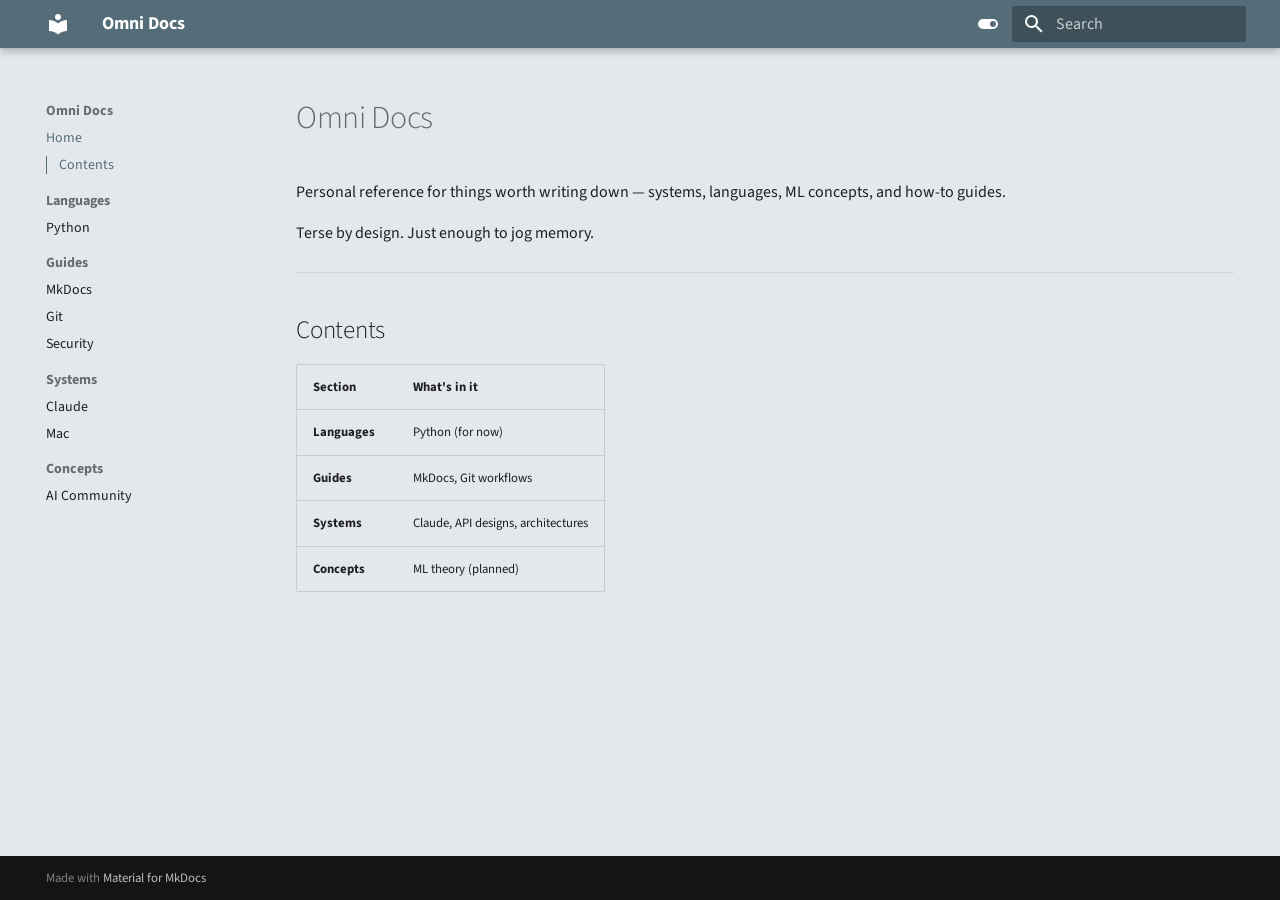
<file: index.html>
<!doctype html>
<html lang="en" class="no-js">
  <head>
    
      <meta charset="utf-8">
      <meta name="viewport" content="width=device-width,initial-scale=1">
      
        <meta name="description" content="Personal reference for systems, languages, ML topics, and guides.">
      
      
      
      
      
        <link rel="next" href="languages/python/">
      
      
        
      
      
      <link rel="icon" href="assets/images/favicon.png">
      <meta name="generator" content="mkdocs-1.6.1, mkdocs-material-9.7.6">
    
    
      
        <title>Omni Docs</title>
      
    
    
      <link rel="stylesheet" href="assets/stylesheets/main.484c7ddc.min.css">
      
        
        <link rel="stylesheet" href="assets/stylesheets/palette.ab4e12ef.min.css">
      
      


    
    
      
    
    
      
        
        
        <link rel="preconnect" href="https://fonts.gstatic.com" crossorigin>
        <link rel="stylesheet" href="https://fonts.googleapis.com/css?family=Source+Sans+3:300,300i,400,400i,700,700i%7CFira+Code:400,400i,700,700i&display=fallback">
        <style>:root{--md-text-font:"Source Sans 3";--md-code-font:"Fira Code"}</style>
      
    
    
      <link rel="stylesheet" href="stylesheets/extra.css">
    
    <script>__md_scope=new URL(".",location),__md_hash=e=>[...e].reduce(((e,_)=>(e<<5)-e+_.charCodeAt(0)),0),__md_get=(e,_=localStorage,t=__md_scope)=>JSON.parse(_.getItem(t.pathname+"."+e)),__md_set=(e,_,t=localStorage,a=__md_scope)=>{try{t.setItem(a.pathname+"."+e,JSON.stringify(_))}catch(e){}}</script>
    
      

    
    
  </head>
  
  
    
    
      
    
    
    
    
    <body dir="ltr" data-md-color-scheme="default" data-md-color-primary="blue-grey" data-md-color-accent="blue-grey">
  
    
    <input class="md-toggle" data-md-toggle="drawer" type="checkbox" id="__drawer" autocomplete="off">
    <input class="md-toggle" data-md-toggle="search" type="checkbox" id="__search" autocomplete="off">
    <label class="md-overlay" for="__drawer"></label>
    <div data-md-component="skip">
      
        
        <a href="#omni-docs" class="md-skip">
          Skip to content
        </a>
      
    </div>
    <div data-md-component="announce">
      
    </div>
    
    
      

  

<header class="md-header md-header--shadow" data-md-component="header">
  <nav class="md-header__inner md-grid" aria-label="Header">
    <a href="." title="Omni Docs" class="md-header__button md-logo" aria-label="Omni Docs" data-md-component="logo">
      
  
  <svg xmlns="http://www.w3.org/2000/svg" viewBox="0 0 24 24"><path d="M12 8a3 3 0 0 0 3-3 3 3 0 0 0-3-3 3 3 0 0 0-3 3 3 3 0 0 0 3 3m0 3.54C9.64 9.35 6.5 8 3 8v11c3.5 0 6.64 1.35 9 3.54 2.36-2.19 5.5-3.54 9-3.54V8c-3.5 0-6.64 1.35-9 3.54"/></svg>

    </a>
    <label class="md-header__button md-icon" for="__drawer">
      
      <svg xmlns="http://www.w3.org/2000/svg" viewBox="0 0 24 24"><path d="M3 6h18v2H3zm0 5h18v2H3zm0 5h18v2H3z"/></svg>
    </label>
    <div class="md-header__title" data-md-component="header-title">
      <div class="md-header__ellipsis">
        <div class="md-header__topic">
          <span class="md-ellipsis">
            Omni Docs
          </span>
        </div>
        <div class="md-header__topic" data-md-component="header-topic">
          <span class="md-ellipsis">
            
              Home
            
          </span>
        </div>
      </div>
    </div>
    
      
        <form class="md-header__option" data-md-component="palette">
  
    
    
    
    <input class="md-option" data-md-color-media="" data-md-color-scheme="default" data-md-color-primary="blue-grey" data-md-color-accent="blue-grey"  aria-label="Switch to dark mode"  type="radio" name="__palette" id="__palette_0">
    
      <label class="md-header__button md-icon" title="Switch to dark mode" for="__palette_1" hidden>
        <svg xmlns="http://www.w3.org/2000/svg" viewBox="0 0 24 24"><path d="M17 7H7a5 5 0 0 0-5 5 5 5 0 0 0 5 5h10a5 5 0 0 0 5-5 5 5 0 0 0-5-5m0 8a3 3 0 0 1-3-3 3 3 0 0 1 3-3 3 3 0 0 1 3 3 3 3 0 0 1-3 3"/></svg>
      </label>
    
  
    
    
    
    <input class="md-option" data-md-color-media="" data-md-color-scheme="slate" data-md-color-primary="black" data-md-color-accent="indigo"  aria-label="Switch to light mode"  type="radio" name="__palette" id="__palette_1">
    
      <label class="md-header__button md-icon" title="Switch to light mode" for="__palette_0" hidden>
        <svg xmlns="http://www.w3.org/2000/svg" viewBox="0 0 24 24"><path d="M17 6H7c-3.31 0-6 2.69-6 6s2.69 6 6 6h10c3.31 0 6-2.69 6-6s-2.69-6-6-6m0 10H7c-2.21 0-4-1.79-4-4s1.79-4 4-4h10c2.21 0 4 1.79 4 4s-1.79 4-4 4M7 9c-1.66 0-3 1.34-3 3s1.34 3 3 3 3-1.34 3-3-1.34-3-3-3"/></svg>
      </label>
    
  
</form>
      
    
    
      <script>var palette=__md_get("__palette");if(palette&&palette.color){if("(prefers-color-scheme)"===palette.color.media){var media=matchMedia("(prefers-color-scheme: light)"),input=document.querySelector(media.matches?"[data-md-color-media='(prefers-color-scheme: light)']":"[data-md-color-media='(prefers-color-scheme: dark)']");palette.color.media=input.getAttribute("data-md-color-media"),palette.color.scheme=input.getAttribute("data-md-color-scheme"),palette.color.primary=input.getAttribute("data-md-color-primary"),palette.color.accent=input.getAttribute("data-md-color-accent")}for(var[key,value]of Object.entries(palette.color))document.body.setAttribute("data-md-color-"+key,value)}</script>
    
    
    
      
      
        <label class="md-header__button md-icon" for="__search">
          
          <svg xmlns="http://www.w3.org/2000/svg" viewBox="0 0 24 24"><path d="M9.5 3A6.5 6.5 0 0 1 16 9.5c0 1.61-.59 3.09-1.56 4.23l.27.27h.79l5 5-1.5 1.5-5-5v-.79l-.27-.27A6.52 6.52 0 0 1 9.5 16 6.5 6.5 0 0 1 3 9.5 6.5 6.5 0 0 1 9.5 3m0 2C7 5 5 7 5 9.5S7 14 9.5 14 14 12 14 9.5 12 5 9.5 5"/></svg>
        </label>
        <div class="md-search" data-md-component="search" role="dialog">
  <label class="md-search__overlay" for="__search"></label>
  <div class="md-search__inner" role="search">
    <form class="md-search__form" name="search">
      <input type="text" class="md-search__input" name="query" aria-label="Search" placeholder="Search" autocapitalize="off" autocorrect="off" autocomplete="off" spellcheck="false" data-md-component="search-query" required>
      <label class="md-search__icon md-icon" for="__search">
        
        <svg xmlns="http://www.w3.org/2000/svg" viewBox="0 0 24 24"><path d="M9.5 3A6.5 6.5 0 0 1 16 9.5c0 1.61-.59 3.09-1.56 4.23l.27.27h.79l5 5-1.5 1.5-5-5v-.79l-.27-.27A6.52 6.52 0 0 1 9.5 16 6.5 6.5 0 0 1 3 9.5 6.5 6.5 0 0 1 9.5 3m0 2C7 5 5 7 5 9.5S7 14 9.5 14 14 12 14 9.5 12 5 9.5 5"/></svg>
        
        <svg xmlns="http://www.w3.org/2000/svg" viewBox="0 0 24 24"><path d="M20 11v2H8l5.5 5.5-1.42 1.42L4.16 12l7.92-7.92L13.5 5.5 8 11z"/></svg>
      </label>
      <nav class="md-search__options" aria-label="Search">
        
        <button type="reset" class="md-search__icon md-icon" title="Clear" aria-label="Clear" tabindex="-1">
          
          <svg xmlns="http://www.w3.org/2000/svg" viewBox="0 0 24 24"><path d="M19 6.41 17.59 5 12 10.59 6.41 5 5 6.41 10.59 12 5 17.59 6.41 19 12 13.41 17.59 19 19 17.59 13.41 12z"/></svg>
        </button>
      </nav>
      
    </form>
    <div class="md-search__output">
      <div class="md-search__scrollwrap" tabindex="0" data-md-scrollfix>
        <div class="md-search-result" data-md-component="search-result">
          <div class="md-search-result__meta">
            Initializing search
          </div>
          <ol class="md-search-result__list" role="presentation"></ol>
        </div>
      </div>
    </div>
  </div>
</div>
      
    
    
  </nav>
  
</header>
    
    <div class="md-container" data-md-component="container">
      
      
        
          
        
      
      <main class="md-main" data-md-component="main">
        <div class="md-main__inner md-grid">
          
            
              
              <div class="md-sidebar md-sidebar--primary" data-md-component="sidebar" data-md-type="navigation" >
                <div class="md-sidebar__scrollwrap">
                  <div class="md-sidebar__inner">
                    



  

<nav class="md-nav md-nav--primary md-nav--integrated" aria-label="Navigation" data-md-level="0">
  <label class="md-nav__title" for="__drawer">
    <a href="." title="Omni Docs" class="md-nav__button md-logo" aria-label="Omni Docs" data-md-component="logo">
      
  
  <svg xmlns="http://www.w3.org/2000/svg" viewBox="0 0 24 24"><path d="M12 8a3 3 0 0 0 3-3 3 3 0 0 0-3-3 3 3 0 0 0-3 3 3 3 0 0 0 3 3m0 3.54C9.64 9.35 6.5 8 3 8v11c3.5 0 6.64 1.35 9 3.54 2.36-2.19 5.5-3.54 9-3.54V8c-3.5 0-6.64 1.35-9 3.54"/></svg>

    </a>
    Omni Docs
  </label>
  
  <ul class="md-nav__list" data-md-scrollfix>
    
      
      
  
  
    
  
  
  
    <li class="md-nav__item md-nav__item--active">
      
      <input class="md-nav__toggle md-toggle" type="checkbox" id="__toc">
      
      
        
      
      
        <label class="md-nav__link md-nav__link--active" for="__toc">
          
  
  
  <span class="md-ellipsis">
    
  
    Home
  

    
  </span>
  
  

          <span class="md-nav__icon md-icon"></span>
        </label>
      
      <a href="." class="md-nav__link md-nav__link--active">
        
  
  
  <span class="md-ellipsis">
    
  
    Home
  

    
  </span>
  
  

      </a>
      
        

<nav class="md-nav md-nav--secondary" aria-label="Table of contents">
  
  
  
    
  
  
    <label class="md-nav__title" for="__toc">
      <span class="md-nav__icon md-icon"></span>
      Table of contents
    </label>
    <ul class="md-nav__list" data-md-component="toc" data-md-scrollfix>
      
        <li class="md-nav__item">
  <a href="#contents" class="md-nav__link">
    <span class="md-ellipsis">
      
        Contents
      
    </span>
  </a>
  
</li>
      
    </ul>
  
</nav>
      
    </li>
  

    
      
      
  
  
  
  
    
    
    
    
      
        
        
      
    
    
    <li class="md-nav__item md-nav__item--section md-nav__item--nested">
      
        
        
        <input class="md-nav__toggle md-toggle " type="checkbox" id="__nav_2" >
        
          
          <label class="md-nav__link" for="__nav_2" id="__nav_2_label" tabindex="">
            
  
  
  <span class="md-ellipsis">
    
  
    Languages
  

    
  </span>
  
  

            <span class="md-nav__icon md-icon"></span>
          </label>
        
        <nav class="md-nav" data-md-level="1" aria-labelledby="__nav_2_label" aria-expanded="false">
          <label class="md-nav__title" for="__nav_2">
            <span class="md-nav__icon md-icon"></span>
            
  
    Languages
  

          </label>
          <ul class="md-nav__list" data-md-scrollfix>
            
              
                
  
  
  
  
    <li class="md-nav__item">
      <a href="languages/python/" class="md-nav__link">
        
  
  
  <span class="md-ellipsis">
    
  
    Python
  

    
  </span>
  
  

      </a>
    </li>
  

              
            
          </ul>
        </nav>
      
    </li>
  

    
      
      
  
  
  
  
    
    
    
    
      
        
        
      
    
    
    <li class="md-nav__item md-nav__item--section md-nav__item--nested">
      
        
        
        <input class="md-nav__toggle md-toggle " type="checkbox" id="__nav_3" >
        
          
          <label class="md-nav__link" for="__nav_3" id="__nav_3_label" tabindex="">
            
  
  
  <span class="md-ellipsis">
    
  
    Guides
  

    
  </span>
  
  

            <span class="md-nav__icon md-icon"></span>
          </label>
        
        <nav class="md-nav" data-md-level="1" aria-labelledby="__nav_3_label" aria-expanded="false">
          <label class="md-nav__title" for="__nav_3">
            <span class="md-nav__icon md-icon"></span>
            
  
    Guides
  

          </label>
          <ul class="md-nav__list" data-md-scrollfix>
            
              
                
  
  
  
  
    <li class="md-nav__item">
      <a href="guides/mkdocs/" class="md-nav__link">
        
  
  
  <span class="md-ellipsis">
    
  
    MkDocs
  

    
  </span>
  
  

      </a>
    </li>
  

              
            
              
                
  
  
  
  
    <li class="md-nav__item">
      <a href="guides/git/" class="md-nav__link">
        
  
  
  <span class="md-ellipsis">
    
  
    Git
  

    
  </span>
  
  

      </a>
    </li>
  

              
            
              
                
  
  
  
  
    <li class="md-nav__item">
      <a href="guides/security/" class="md-nav__link">
        
  
  
  <span class="md-ellipsis">
    
  
    Security
  

    
  </span>
  
  

      </a>
    </li>
  

              
            
          </ul>
        </nav>
      
    </li>
  

    
      
      
  
  
  
  
    
    
    
    
      
        
        
      
    
    
    <li class="md-nav__item md-nav__item--section md-nav__item--nested">
      
        
        
        <input class="md-nav__toggle md-toggle " type="checkbox" id="__nav_4" >
        
          
          <label class="md-nav__link" for="__nav_4" id="__nav_4_label" tabindex="">
            
  
  
  <span class="md-ellipsis">
    
  
    Systems
  

    
  </span>
  
  

            <span class="md-nav__icon md-icon"></span>
          </label>
        
        <nav class="md-nav" data-md-level="1" aria-labelledby="__nav_4_label" aria-expanded="false">
          <label class="md-nav__title" for="__nav_4">
            <span class="md-nav__icon md-icon"></span>
            
  
    Systems
  

          </label>
          <ul class="md-nav__list" data-md-scrollfix>
            
              
                
  
  
  
  
    <li class="md-nav__item">
      <a href="systems/claude/" class="md-nav__link">
        
  
  
  <span class="md-ellipsis">
    
  
    Claude
  

    
  </span>
  
  

      </a>
    </li>
  

              
            
              
                
  
  
  
  
    <li class="md-nav__item">
      <a href="systems/mac/" class="md-nav__link">
        
  
  
  <span class="md-ellipsis">
    
  
    Mac
  

    
  </span>
  
  

      </a>
    </li>
  

              
            
          </ul>
        </nav>
      
    </li>
  

    
      
      
  
  
  
  
    
    
    
    
      
        
        
      
    
    
    <li class="md-nav__item md-nav__item--section md-nav__item--nested">
      
        
        
        <input class="md-nav__toggle md-toggle " type="checkbox" id="__nav_5" >
        
          
          <label class="md-nav__link" for="__nav_5" id="__nav_5_label" tabindex="">
            
  
  
  <span class="md-ellipsis">
    
  
    Concepts
  

    
  </span>
  
  

            <span class="md-nav__icon md-icon"></span>
          </label>
        
        <nav class="md-nav" data-md-level="1" aria-labelledby="__nav_5_label" aria-expanded="false">
          <label class="md-nav__title" for="__nav_5">
            <span class="md-nav__icon md-icon"></span>
            
  
    Concepts
  

          </label>
          <ul class="md-nav__list" data-md-scrollfix>
            
              
                
  
  
  
  
    <li class="md-nav__item">
      <a href="concepts/ai-community/" class="md-nav__link">
        
  
  
  <span class="md-ellipsis">
    
  
    AI Community
  

    
  </span>
  
  

      </a>
    </li>
  

              
            
          </ul>
        </nav>
      
    </li>
  

    
  </ul>
</nav>
                  </div>
                </div>
              </div>
            
            
          
          
            <div class="md-content" data-md-component="content">
              
              <article class="md-content__inner md-typeset">
                
                  



<h1 id="omni-docs">Omni Docs</h1>
<p>Personal reference for things worth writing down — systems, languages, ML concepts, and how-to guides.</p>
<p>Terse by design. Just enough to jog memory.</p>
<hr />
<h2 id="contents">Contents</h2>
<table>
<thead>
<tr>
<th>Section</th>
<th>What's in it</th>
</tr>
</thead>
<tbody>
<tr>
<td><strong>Languages</strong></td>
<td>Python (for now)</td>
</tr>
<tr>
<td><strong>Guides</strong></td>
<td>MkDocs, Git workflows</td>
</tr>
<tr>
<td><strong>Systems</strong></td>
<td>Claude, API designs, architectures</td>
</tr>
<tr>
<td><strong>Concepts</strong></td>
<td>ML theory (planned)</td>
</tr>
</tbody>
</table>












                
              </article>
            </div>
          
          
<script>var target=document.getElementById(location.hash.slice(1));target&&target.name&&(target.checked=target.name.startsWith("__tabbed_"))</script>
        </div>
        
          <button type="button" class="md-top md-icon" data-md-component="top" hidden>
  
  <svg xmlns="http://www.w3.org/2000/svg" viewBox="0 0 24 24"><path d="M13 20h-2V8l-5.5 5.5-1.42-1.42L12 4.16l7.92 7.92-1.42 1.42L13 8z"/></svg>
  Back to top
</button>
        
      </main>
      
        <footer class="md-footer">
  
  <div class="md-footer-meta md-typeset">
    <div class="md-footer-meta__inner md-grid">
      <div class="md-copyright">
  
  
    Made with
    <a href="https://squidfunk.github.io/mkdocs-material/" target="_blank" rel="noopener">
      Material for MkDocs
    </a>
  
</div>
      
    </div>
  </div>
</footer>
      
    </div>
    <div class="md-dialog" data-md-component="dialog">
      <div class="md-dialog__inner md-typeset"></div>
    </div>
    
    
    
      
      
      <script id="__config" type="application/json">{"annotate": null, "base": ".", "features": ["navigation.sections", "navigation.top", "navigation.integrate", "toc.integrate", "search.highlight", "content.code.copy"], "search": "assets/javascripts/workers/search.2c215733.min.js", "tags": null, "translations": {"clipboard.copied": "Copied to clipboard", "clipboard.copy": "Copy to clipboard", "search.result.more.one": "1 more on this page", "search.result.more.other": "# more on this page", "search.result.none": "No matching documents", "search.result.one": "1 matching document", "search.result.other": "# matching documents", "search.result.placeholder": "Type to start searching", "search.result.term.missing": "Missing", "select.version": "Select version"}, "version": null}</script>
    
    
      <script src="assets/javascripts/bundle.79ae519e.min.js"></script>
      
    
  </body>
</html>
</file>
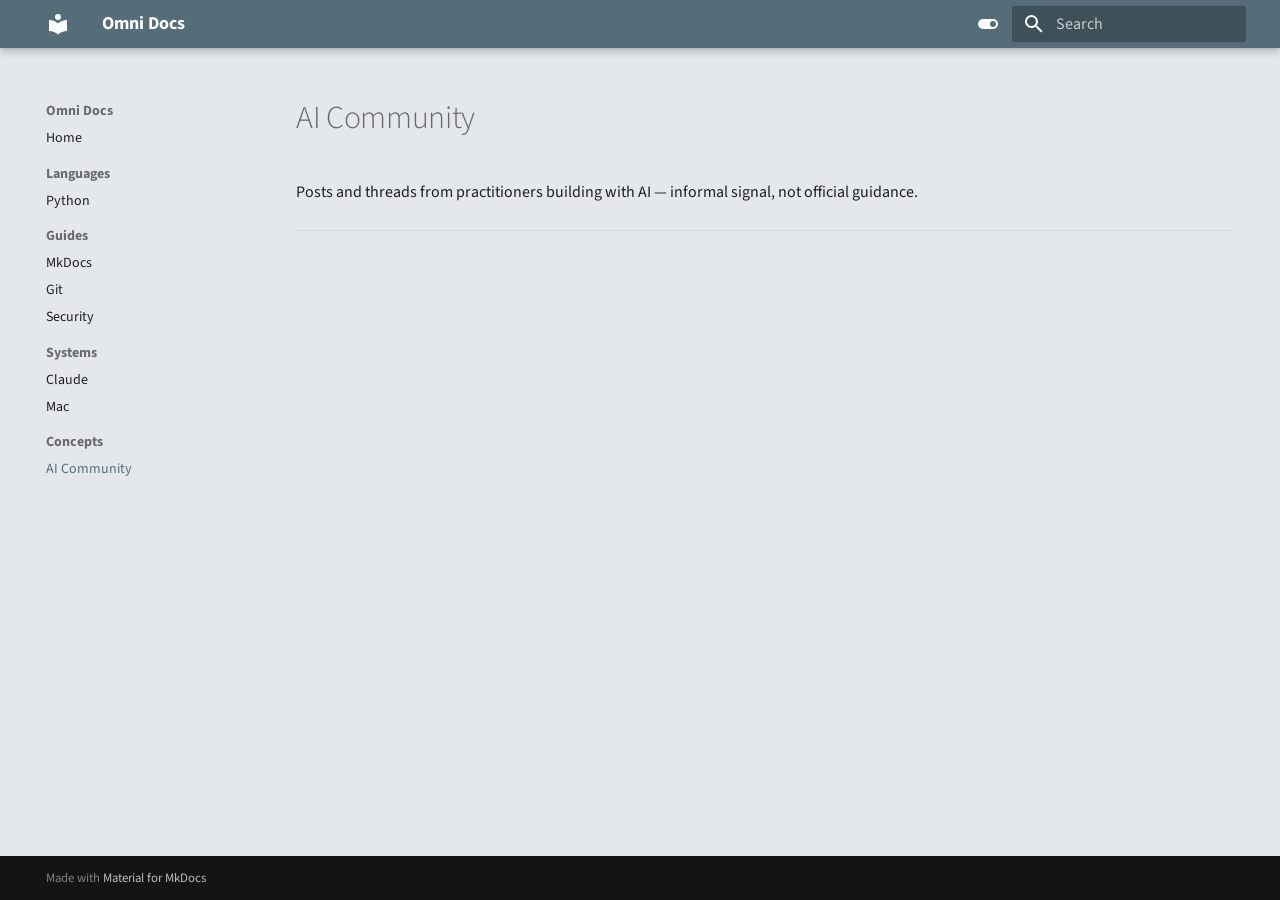
<file: concepts/ai-community/index.html>
<!doctype html>
<html lang="en" class="no-js">
  <head>
    
      <meta charset="utf-8">
      <meta name="viewport" content="width=device-width,initial-scale=1">
      
        <meta name="description" content="Personal reference for systems, languages, ML topics, and guides.">
      
      
      
      
        <link rel="prev" href="../../systems/mac/">
      
      
      
        
      
      
      <link rel="icon" href="../../assets/images/favicon.png">
      <meta name="generator" content="mkdocs-1.6.1, mkdocs-material-9.7.6">
    
    
      
        <title>AI Community - Omni Docs</title>
      
    
    
      <link rel="stylesheet" href="../../assets/stylesheets/main.484c7ddc.min.css">
      
        
        <link rel="stylesheet" href="../../assets/stylesheets/palette.ab4e12ef.min.css">
      
      


    
    
      
    
    
      
        
        
        <link rel="preconnect" href="https://fonts.gstatic.com" crossorigin>
        <link rel="stylesheet" href="https://fonts.googleapis.com/css?family=Source+Sans+3:300,300i,400,400i,700,700i%7CFira+Code:400,400i,700,700i&display=fallback">
        <style>:root{--md-text-font:"Source Sans 3";--md-code-font:"Fira Code"}</style>
      
    
    
      <link rel="stylesheet" href="../../stylesheets/extra.css">
    
    <script>__md_scope=new URL("../..",location),__md_hash=e=>[...e].reduce(((e,_)=>(e<<5)-e+_.charCodeAt(0)),0),__md_get=(e,_=localStorage,t=__md_scope)=>JSON.parse(_.getItem(t.pathname+"."+e)),__md_set=(e,_,t=localStorage,a=__md_scope)=>{try{t.setItem(a.pathname+"."+e,JSON.stringify(_))}catch(e){}}</script>
    
      

    
    
  </head>
  
  
    
    
      
    
    
    
    
    <body dir="ltr" data-md-color-scheme="default" data-md-color-primary="blue-grey" data-md-color-accent="blue-grey">
  
    
    <input class="md-toggle" data-md-toggle="drawer" type="checkbox" id="__drawer" autocomplete="off">
    <input class="md-toggle" data-md-toggle="search" type="checkbox" id="__search" autocomplete="off">
    <label class="md-overlay" for="__drawer"></label>
    <div data-md-component="skip">
      
        
        <a href="#ai-community" class="md-skip">
          Skip to content
        </a>
      
    </div>
    <div data-md-component="announce">
      
    </div>
    
    
      

  

<header class="md-header md-header--shadow" data-md-component="header">
  <nav class="md-header__inner md-grid" aria-label="Header">
    <a href="../.." title="Omni Docs" class="md-header__button md-logo" aria-label="Omni Docs" data-md-component="logo">
      
  
  <svg xmlns="http://www.w3.org/2000/svg" viewBox="0 0 24 24"><path d="M12 8a3 3 0 0 0 3-3 3 3 0 0 0-3-3 3 3 0 0 0-3 3 3 3 0 0 0 3 3m0 3.54C9.64 9.35 6.5 8 3 8v11c3.5 0 6.64 1.35 9 3.54 2.36-2.19 5.5-3.54 9-3.54V8c-3.5 0-6.64 1.35-9 3.54"/></svg>

    </a>
    <label class="md-header__button md-icon" for="__drawer">
      
      <svg xmlns="http://www.w3.org/2000/svg" viewBox="0 0 24 24"><path d="M3 6h18v2H3zm0 5h18v2H3zm0 5h18v2H3z"/></svg>
    </label>
    <div class="md-header__title" data-md-component="header-title">
      <div class="md-header__ellipsis">
        <div class="md-header__topic">
          <span class="md-ellipsis">
            Omni Docs
          </span>
        </div>
        <div class="md-header__topic" data-md-component="header-topic">
          <span class="md-ellipsis">
            
              AI Community
            
          </span>
        </div>
      </div>
    </div>
    
      
        <form class="md-header__option" data-md-component="palette">
  
    
    
    
    <input class="md-option" data-md-color-media="" data-md-color-scheme="default" data-md-color-primary="blue-grey" data-md-color-accent="blue-grey"  aria-label="Switch to dark mode"  type="radio" name="__palette" id="__palette_0">
    
      <label class="md-header__button md-icon" title="Switch to dark mode" for="__palette_1" hidden>
        <svg xmlns="http://www.w3.org/2000/svg" viewBox="0 0 24 24"><path d="M17 7H7a5 5 0 0 0-5 5 5 5 0 0 0 5 5h10a5 5 0 0 0 5-5 5 5 0 0 0-5-5m0 8a3 3 0 0 1-3-3 3 3 0 0 1 3-3 3 3 0 0 1 3 3 3 3 0 0 1-3 3"/></svg>
      </label>
    
  
    
    
    
    <input class="md-option" data-md-color-media="" data-md-color-scheme="slate" data-md-color-primary="black" data-md-color-accent="indigo"  aria-label="Switch to light mode"  type="radio" name="__palette" id="__palette_1">
    
      <label class="md-header__button md-icon" title="Switch to light mode" for="__palette_0" hidden>
        <svg xmlns="http://www.w3.org/2000/svg" viewBox="0 0 24 24"><path d="M17 6H7c-3.31 0-6 2.69-6 6s2.69 6 6 6h10c3.31 0 6-2.69 6-6s-2.69-6-6-6m0 10H7c-2.21 0-4-1.79-4-4s1.79-4 4-4h10c2.21 0 4 1.79 4 4s-1.79 4-4 4M7 9c-1.66 0-3 1.34-3 3s1.34 3 3 3 3-1.34 3-3-1.34-3-3-3"/></svg>
      </label>
    
  
</form>
      
    
    
      <script>var palette=__md_get("__palette");if(palette&&palette.color){if("(prefers-color-scheme)"===palette.color.media){var media=matchMedia("(prefers-color-scheme: light)"),input=document.querySelector(media.matches?"[data-md-color-media='(prefers-color-scheme: light)']":"[data-md-color-media='(prefers-color-scheme: dark)']");palette.color.media=input.getAttribute("data-md-color-media"),palette.color.scheme=input.getAttribute("data-md-color-scheme"),palette.color.primary=input.getAttribute("data-md-color-primary"),palette.color.accent=input.getAttribute("data-md-color-accent")}for(var[key,value]of Object.entries(palette.color))document.body.setAttribute("data-md-color-"+key,value)}</script>
    
    
    
      
      
        <label class="md-header__button md-icon" for="__search">
          
          <svg xmlns="http://www.w3.org/2000/svg" viewBox="0 0 24 24"><path d="M9.5 3A6.5 6.5 0 0 1 16 9.5c0 1.61-.59 3.09-1.56 4.23l.27.27h.79l5 5-1.5 1.5-5-5v-.79l-.27-.27A6.52 6.52 0 0 1 9.5 16 6.5 6.5 0 0 1 3 9.5 6.5 6.5 0 0 1 9.5 3m0 2C7 5 5 7 5 9.5S7 14 9.5 14 14 12 14 9.5 12 5 9.5 5"/></svg>
        </label>
        <div class="md-search" data-md-component="search" role="dialog">
  <label class="md-search__overlay" for="__search"></label>
  <div class="md-search__inner" role="search">
    <form class="md-search__form" name="search">
      <input type="text" class="md-search__input" name="query" aria-label="Search" placeholder="Search" autocapitalize="off" autocorrect="off" autocomplete="off" spellcheck="false" data-md-component="search-query" required>
      <label class="md-search__icon md-icon" for="__search">
        
        <svg xmlns="http://www.w3.org/2000/svg" viewBox="0 0 24 24"><path d="M9.5 3A6.5 6.5 0 0 1 16 9.5c0 1.61-.59 3.09-1.56 4.23l.27.27h.79l5 5-1.5 1.5-5-5v-.79l-.27-.27A6.52 6.52 0 0 1 9.5 16 6.5 6.5 0 0 1 3 9.5 6.5 6.5 0 0 1 9.5 3m0 2C7 5 5 7 5 9.5S7 14 9.5 14 14 12 14 9.5 12 5 9.5 5"/></svg>
        
        <svg xmlns="http://www.w3.org/2000/svg" viewBox="0 0 24 24"><path d="M20 11v2H8l5.5 5.5-1.42 1.42L4.16 12l7.92-7.92L13.5 5.5 8 11z"/></svg>
      </label>
      <nav class="md-search__options" aria-label="Search">
        
        <button type="reset" class="md-search__icon md-icon" title="Clear" aria-label="Clear" tabindex="-1">
          
          <svg xmlns="http://www.w3.org/2000/svg" viewBox="0 0 24 24"><path d="M19 6.41 17.59 5 12 10.59 6.41 5 5 6.41 10.59 12 5 17.59 6.41 19 12 13.41 17.59 19 19 17.59 13.41 12z"/></svg>
        </button>
      </nav>
      
    </form>
    <div class="md-search__output">
      <div class="md-search__scrollwrap" tabindex="0" data-md-scrollfix>
        <div class="md-search-result" data-md-component="search-result">
          <div class="md-search-result__meta">
            Initializing search
          </div>
          <ol class="md-search-result__list" role="presentation"></ol>
        </div>
      </div>
    </div>
  </div>
</div>
      
    
    
  </nav>
  
</header>
    
    <div class="md-container" data-md-component="container">
      
      
        
          
        
      
      <main class="md-main" data-md-component="main">
        <div class="md-main__inner md-grid">
          
            
              
              <div class="md-sidebar md-sidebar--primary" data-md-component="sidebar" data-md-type="navigation" >
                <div class="md-sidebar__scrollwrap">
                  <div class="md-sidebar__inner">
                    



  

<nav class="md-nav md-nav--primary md-nav--integrated" aria-label="Navigation" data-md-level="0">
  <label class="md-nav__title" for="__drawer">
    <a href="../.." title="Omni Docs" class="md-nav__button md-logo" aria-label="Omni Docs" data-md-component="logo">
      
  
  <svg xmlns="http://www.w3.org/2000/svg" viewBox="0 0 24 24"><path d="M12 8a3 3 0 0 0 3-3 3 3 0 0 0-3-3 3 3 0 0 0-3 3 3 3 0 0 0 3 3m0 3.54C9.64 9.35 6.5 8 3 8v11c3.5 0 6.64 1.35 9 3.54 2.36-2.19 5.5-3.54 9-3.54V8c-3.5 0-6.64 1.35-9 3.54"/></svg>

    </a>
    Omni Docs
  </label>
  
  <ul class="md-nav__list" data-md-scrollfix>
    
      
      
  
  
  
  
    <li class="md-nav__item">
      <a href="../.." class="md-nav__link">
        
  
  
  <span class="md-ellipsis">
    
  
    Home
  

    
  </span>
  
  

      </a>
    </li>
  

    
      
      
  
  
  
  
    
    
    
    
      
        
        
      
    
    
    <li class="md-nav__item md-nav__item--section md-nav__item--nested">
      
        
        
        <input class="md-nav__toggle md-toggle " type="checkbox" id="__nav_2" >
        
          
          <label class="md-nav__link" for="__nav_2" id="__nav_2_label" tabindex="">
            
  
  
  <span class="md-ellipsis">
    
  
    Languages
  

    
  </span>
  
  

            <span class="md-nav__icon md-icon"></span>
          </label>
        
        <nav class="md-nav" data-md-level="1" aria-labelledby="__nav_2_label" aria-expanded="false">
          <label class="md-nav__title" for="__nav_2">
            <span class="md-nav__icon md-icon"></span>
            
  
    Languages
  

          </label>
          <ul class="md-nav__list" data-md-scrollfix>
            
              
                
  
  
  
  
    <li class="md-nav__item">
      <a href="../../languages/python/" class="md-nav__link">
        
  
  
  <span class="md-ellipsis">
    
  
    Python
  

    
  </span>
  
  

      </a>
    </li>
  

              
            
          </ul>
        </nav>
      
    </li>
  

    
      
      
  
  
  
  
    
    
    
    
      
        
        
      
    
    
    <li class="md-nav__item md-nav__item--section md-nav__item--nested">
      
        
        
        <input class="md-nav__toggle md-toggle " type="checkbox" id="__nav_3" >
        
          
          <label class="md-nav__link" for="__nav_3" id="__nav_3_label" tabindex="">
            
  
  
  <span class="md-ellipsis">
    
  
    Guides
  

    
  </span>
  
  

            <span class="md-nav__icon md-icon"></span>
          </label>
        
        <nav class="md-nav" data-md-level="1" aria-labelledby="__nav_3_label" aria-expanded="false">
          <label class="md-nav__title" for="__nav_3">
            <span class="md-nav__icon md-icon"></span>
            
  
    Guides
  

          </label>
          <ul class="md-nav__list" data-md-scrollfix>
            
              
                
  
  
  
  
    <li class="md-nav__item">
      <a href="../../guides/mkdocs/" class="md-nav__link">
        
  
  
  <span class="md-ellipsis">
    
  
    MkDocs
  

    
  </span>
  
  

      </a>
    </li>
  

              
            
              
                
  
  
  
  
    <li class="md-nav__item">
      <a href="../../guides/git/" class="md-nav__link">
        
  
  
  <span class="md-ellipsis">
    
  
    Git
  

    
  </span>
  
  

      </a>
    </li>
  

              
            
              
                
  
  
  
  
    <li class="md-nav__item">
      <a href="../../guides/security/" class="md-nav__link">
        
  
  
  <span class="md-ellipsis">
    
  
    Security
  

    
  </span>
  
  

      </a>
    </li>
  

              
            
          </ul>
        </nav>
      
    </li>
  

    
      
      
  
  
  
  
    
    
    
    
      
        
        
      
    
    
    <li class="md-nav__item md-nav__item--section md-nav__item--nested">
      
        
        
        <input class="md-nav__toggle md-toggle " type="checkbox" id="__nav_4" >
        
          
          <label class="md-nav__link" for="__nav_4" id="__nav_4_label" tabindex="">
            
  
  
  <span class="md-ellipsis">
    
  
    Systems
  

    
  </span>
  
  

            <span class="md-nav__icon md-icon"></span>
          </label>
        
        <nav class="md-nav" data-md-level="1" aria-labelledby="__nav_4_label" aria-expanded="false">
          <label class="md-nav__title" for="__nav_4">
            <span class="md-nav__icon md-icon"></span>
            
  
    Systems
  

          </label>
          <ul class="md-nav__list" data-md-scrollfix>
            
              
                
  
  
  
  
    <li class="md-nav__item">
      <a href="../../systems/claude/" class="md-nav__link">
        
  
  
  <span class="md-ellipsis">
    
  
    Claude
  

    
  </span>
  
  

      </a>
    </li>
  

              
            
              
                
  
  
  
  
    <li class="md-nav__item">
      <a href="../../systems/mac/" class="md-nav__link">
        
  
  
  <span class="md-ellipsis">
    
  
    Mac
  

    
  </span>
  
  

      </a>
    </li>
  

              
            
          </ul>
        </nav>
      
    </li>
  

    
      
      
  
  
    
  
  
  
    
    
    
    
      
        
        
      
    
    
    <li class="md-nav__item md-nav__item--active md-nav__item--section md-nav__item--nested">
      
        
        
        <input class="md-nav__toggle md-toggle " type="checkbox" id="__nav_5" checked>
        
          
          <label class="md-nav__link" for="__nav_5" id="__nav_5_label" tabindex="">
            
  
  
  <span class="md-ellipsis">
    
  
    Concepts
  

    
  </span>
  
  

            <span class="md-nav__icon md-icon"></span>
          </label>
        
        <nav class="md-nav" data-md-level="1" aria-labelledby="__nav_5_label" aria-expanded="true">
          <label class="md-nav__title" for="__nav_5">
            <span class="md-nav__icon md-icon"></span>
            
  
    Concepts
  

          </label>
          <ul class="md-nav__list" data-md-scrollfix>
            
              
                
  
  
    
  
  
  
    <li class="md-nav__item md-nav__item--active">
      
      <input class="md-nav__toggle md-toggle" type="checkbox" id="__toc">
      
      
        
      
      
      <a href="./" class="md-nav__link md-nav__link--active">
        
  
  
  <span class="md-ellipsis">
    
  
    AI Community
  

    
  </span>
  
  

      </a>
      
    </li>
  

              
            
          </ul>
        </nav>
      
    </li>
  

    
  </ul>
</nav>
                  </div>
                </div>
              </div>
            
            
          
          
            <div class="md-content" data-md-component="content">
              
              <article class="md-content__inner md-typeset">
                
                  



<h1 id="ai-community">AI Community</h1>
<p>Posts and threads from practitioners building with AI — informal signal, not official guidance.</p>
<hr />












                
              </article>
            </div>
          
          
<script>var target=document.getElementById(location.hash.slice(1));target&&target.name&&(target.checked=target.name.startsWith("__tabbed_"))</script>
        </div>
        
          <button type="button" class="md-top md-icon" data-md-component="top" hidden>
  
  <svg xmlns="http://www.w3.org/2000/svg" viewBox="0 0 24 24"><path d="M13 20h-2V8l-5.5 5.5-1.42-1.42L12 4.16l7.92 7.92-1.42 1.42L13 8z"/></svg>
  Back to top
</button>
        
      </main>
      
        <footer class="md-footer">
  
  <div class="md-footer-meta md-typeset">
    <div class="md-footer-meta__inner md-grid">
      <div class="md-copyright">
  
  
    Made with
    <a href="https://squidfunk.github.io/mkdocs-material/" target="_blank" rel="noopener">
      Material for MkDocs
    </a>
  
</div>
      
    </div>
  </div>
</footer>
      
    </div>
    <div class="md-dialog" data-md-component="dialog">
      <div class="md-dialog__inner md-typeset"></div>
    </div>
    
    
    
      
      
      <script id="__config" type="application/json">{"annotate": null, "base": "../..", "features": ["navigation.sections", "navigation.top", "navigation.integrate", "toc.integrate", "search.highlight", "content.code.copy"], "search": "../../assets/javascripts/workers/search.2c215733.min.js", "tags": null, "translations": {"clipboard.copied": "Copied to clipboard", "clipboard.copy": "Copy to clipboard", "search.result.more.one": "1 more on this page", "search.result.more.other": "# more on this page", "search.result.none": "No matching documents", "search.result.one": "1 matching document", "search.result.other": "# matching documents", "search.result.placeholder": "Type to start searching", "search.result.term.missing": "Missing", "select.version": "Select version"}, "version": null}</script>
    
    
      <script src="../../assets/javascripts/bundle.79ae519e.min.js"></script>
      
    
  </body>
</html>
</file>
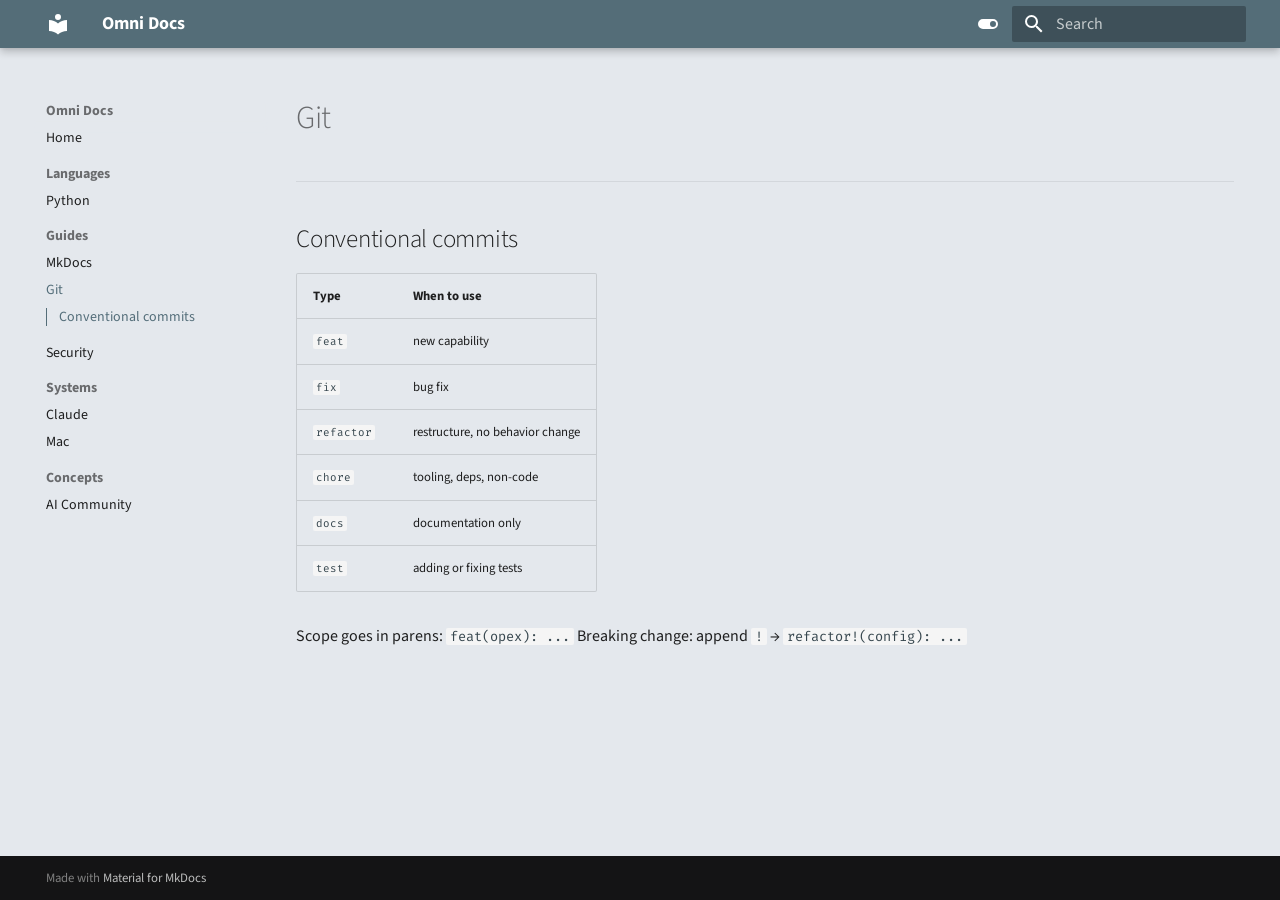
<file: guides/git/index.html>
<!doctype html>
<html lang="en" class="no-js">
  <head>
    
      <meta charset="utf-8">
      <meta name="viewport" content="width=device-width,initial-scale=1">
      
        <meta name="description" content="Personal reference for systems, languages, ML topics, and guides.">
      
      
      
      
        <link rel="prev" href="../mkdocs/">
      
      
        <link rel="next" href="../security/">
      
      
        
      
      
      <link rel="icon" href="../../assets/images/favicon.png">
      <meta name="generator" content="mkdocs-1.6.1, mkdocs-material-9.7.6">
    
    
      
        <title>Git - Omni Docs</title>
      
    
    
      <link rel="stylesheet" href="../../assets/stylesheets/main.484c7ddc.min.css">
      
        
        <link rel="stylesheet" href="../../assets/stylesheets/palette.ab4e12ef.min.css">
      
      


    
    
      
    
    
      
        
        
        <link rel="preconnect" href="https://fonts.gstatic.com" crossorigin>
        <link rel="stylesheet" href="https://fonts.googleapis.com/css?family=Source+Sans+3:300,300i,400,400i,700,700i%7CFira+Code:400,400i,700,700i&display=fallback">
        <style>:root{--md-text-font:"Source Sans 3";--md-code-font:"Fira Code"}</style>
      
    
    
      <link rel="stylesheet" href="../../stylesheets/extra.css">
    
    <script>__md_scope=new URL("../..",location),__md_hash=e=>[...e].reduce(((e,_)=>(e<<5)-e+_.charCodeAt(0)),0),__md_get=(e,_=localStorage,t=__md_scope)=>JSON.parse(_.getItem(t.pathname+"."+e)),__md_set=(e,_,t=localStorage,a=__md_scope)=>{try{t.setItem(a.pathname+"."+e,JSON.stringify(_))}catch(e){}}</script>
    
      

    
    
  </head>
  
  
    
    
      
    
    
    
    
    <body dir="ltr" data-md-color-scheme="default" data-md-color-primary="blue-grey" data-md-color-accent="blue-grey">
  
    
    <input class="md-toggle" data-md-toggle="drawer" type="checkbox" id="__drawer" autocomplete="off">
    <input class="md-toggle" data-md-toggle="search" type="checkbox" id="__search" autocomplete="off">
    <label class="md-overlay" for="__drawer"></label>
    <div data-md-component="skip">
      
        
        <a href="#git" class="md-skip">
          Skip to content
        </a>
      
    </div>
    <div data-md-component="announce">
      
    </div>
    
    
      

  

<header class="md-header md-header--shadow" data-md-component="header">
  <nav class="md-header__inner md-grid" aria-label="Header">
    <a href="../.." title="Omni Docs" class="md-header__button md-logo" aria-label="Omni Docs" data-md-component="logo">
      
  
  <svg xmlns="http://www.w3.org/2000/svg" viewBox="0 0 24 24"><path d="M12 8a3 3 0 0 0 3-3 3 3 0 0 0-3-3 3 3 0 0 0-3 3 3 3 0 0 0 3 3m0 3.54C9.64 9.35 6.5 8 3 8v11c3.5 0 6.64 1.35 9 3.54 2.36-2.19 5.5-3.54 9-3.54V8c-3.5 0-6.64 1.35-9 3.54"/></svg>

    </a>
    <label class="md-header__button md-icon" for="__drawer">
      
      <svg xmlns="http://www.w3.org/2000/svg" viewBox="0 0 24 24"><path d="M3 6h18v2H3zm0 5h18v2H3zm0 5h18v2H3z"/></svg>
    </label>
    <div class="md-header__title" data-md-component="header-title">
      <div class="md-header__ellipsis">
        <div class="md-header__topic">
          <span class="md-ellipsis">
            Omni Docs
          </span>
        </div>
        <div class="md-header__topic" data-md-component="header-topic">
          <span class="md-ellipsis">
            
              Git
            
          </span>
        </div>
      </div>
    </div>
    
      
        <form class="md-header__option" data-md-component="palette">
  
    
    
    
    <input class="md-option" data-md-color-media="" data-md-color-scheme="default" data-md-color-primary="blue-grey" data-md-color-accent="blue-grey"  aria-label="Switch to dark mode"  type="radio" name="__palette" id="__palette_0">
    
      <label class="md-header__button md-icon" title="Switch to dark mode" for="__palette_1" hidden>
        <svg xmlns="http://www.w3.org/2000/svg" viewBox="0 0 24 24"><path d="M17 7H7a5 5 0 0 0-5 5 5 5 0 0 0 5 5h10a5 5 0 0 0 5-5 5 5 0 0 0-5-5m0 8a3 3 0 0 1-3-3 3 3 0 0 1 3-3 3 3 0 0 1 3 3 3 3 0 0 1-3 3"/></svg>
      </label>
    
  
    
    
    
    <input class="md-option" data-md-color-media="" data-md-color-scheme="slate" data-md-color-primary="black" data-md-color-accent="indigo"  aria-label="Switch to light mode"  type="radio" name="__palette" id="__palette_1">
    
      <label class="md-header__button md-icon" title="Switch to light mode" for="__palette_0" hidden>
        <svg xmlns="http://www.w3.org/2000/svg" viewBox="0 0 24 24"><path d="M17 6H7c-3.31 0-6 2.69-6 6s2.69 6 6 6h10c3.31 0 6-2.69 6-6s-2.69-6-6-6m0 10H7c-2.21 0-4-1.79-4-4s1.79-4 4-4h10c2.21 0 4 1.79 4 4s-1.79 4-4 4M7 9c-1.66 0-3 1.34-3 3s1.34 3 3 3 3-1.34 3-3-1.34-3-3-3"/></svg>
      </label>
    
  
</form>
      
    
    
      <script>var palette=__md_get("__palette");if(palette&&palette.color){if("(prefers-color-scheme)"===palette.color.media){var media=matchMedia("(prefers-color-scheme: light)"),input=document.querySelector(media.matches?"[data-md-color-media='(prefers-color-scheme: light)']":"[data-md-color-media='(prefers-color-scheme: dark)']");palette.color.media=input.getAttribute("data-md-color-media"),palette.color.scheme=input.getAttribute("data-md-color-scheme"),palette.color.primary=input.getAttribute("data-md-color-primary"),palette.color.accent=input.getAttribute("data-md-color-accent")}for(var[key,value]of Object.entries(palette.color))document.body.setAttribute("data-md-color-"+key,value)}</script>
    
    
    
      
      
        <label class="md-header__button md-icon" for="__search">
          
          <svg xmlns="http://www.w3.org/2000/svg" viewBox="0 0 24 24"><path d="M9.5 3A6.5 6.5 0 0 1 16 9.5c0 1.61-.59 3.09-1.56 4.23l.27.27h.79l5 5-1.5 1.5-5-5v-.79l-.27-.27A6.52 6.52 0 0 1 9.5 16 6.5 6.5 0 0 1 3 9.5 6.5 6.5 0 0 1 9.5 3m0 2C7 5 5 7 5 9.5S7 14 9.5 14 14 12 14 9.5 12 5 9.5 5"/></svg>
        </label>
        <div class="md-search" data-md-component="search" role="dialog">
  <label class="md-search__overlay" for="__search"></label>
  <div class="md-search__inner" role="search">
    <form class="md-search__form" name="search">
      <input type="text" class="md-search__input" name="query" aria-label="Search" placeholder="Search" autocapitalize="off" autocorrect="off" autocomplete="off" spellcheck="false" data-md-component="search-query" required>
      <label class="md-search__icon md-icon" for="__search">
        
        <svg xmlns="http://www.w3.org/2000/svg" viewBox="0 0 24 24"><path d="M9.5 3A6.5 6.5 0 0 1 16 9.5c0 1.61-.59 3.09-1.56 4.23l.27.27h.79l5 5-1.5 1.5-5-5v-.79l-.27-.27A6.52 6.52 0 0 1 9.5 16 6.5 6.5 0 0 1 3 9.5 6.5 6.5 0 0 1 9.5 3m0 2C7 5 5 7 5 9.5S7 14 9.5 14 14 12 14 9.5 12 5 9.5 5"/></svg>
        
        <svg xmlns="http://www.w3.org/2000/svg" viewBox="0 0 24 24"><path d="M20 11v2H8l5.5 5.5-1.42 1.42L4.16 12l7.92-7.92L13.5 5.5 8 11z"/></svg>
      </label>
      <nav class="md-search__options" aria-label="Search">
        
        <button type="reset" class="md-search__icon md-icon" title="Clear" aria-label="Clear" tabindex="-1">
          
          <svg xmlns="http://www.w3.org/2000/svg" viewBox="0 0 24 24"><path d="M19 6.41 17.59 5 12 10.59 6.41 5 5 6.41 10.59 12 5 17.59 6.41 19 12 13.41 17.59 19 19 17.59 13.41 12z"/></svg>
        </button>
      </nav>
      
    </form>
    <div class="md-search__output">
      <div class="md-search__scrollwrap" tabindex="0" data-md-scrollfix>
        <div class="md-search-result" data-md-component="search-result">
          <div class="md-search-result__meta">
            Initializing search
          </div>
          <ol class="md-search-result__list" role="presentation"></ol>
        </div>
      </div>
    </div>
  </div>
</div>
      
    
    
  </nav>
  
</header>
    
    <div class="md-container" data-md-component="container">
      
      
        
          
        
      
      <main class="md-main" data-md-component="main">
        <div class="md-main__inner md-grid">
          
            
              
              <div class="md-sidebar md-sidebar--primary" data-md-component="sidebar" data-md-type="navigation" >
                <div class="md-sidebar__scrollwrap">
                  <div class="md-sidebar__inner">
                    



  

<nav class="md-nav md-nav--primary md-nav--integrated" aria-label="Navigation" data-md-level="0">
  <label class="md-nav__title" for="__drawer">
    <a href="../.." title="Omni Docs" class="md-nav__button md-logo" aria-label="Omni Docs" data-md-component="logo">
      
  
  <svg xmlns="http://www.w3.org/2000/svg" viewBox="0 0 24 24"><path d="M12 8a3 3 0 0 0 3-3 3 3 0 0 0-3-3 3 3 0 0 0-3 3 3 3 0 0 0 3 3m0 3.54C9.64 9.35 6.5 8 3 8v11c3.5 0 6.64 1.35 9 3.54 2.36-2.19 5.5-3.54 9-3.54V8c-3.5 0-6.64 1.35-9 3.54"/></svg>

    </a>
    Omni Docs
  </label>
  
  <ul class="md-nav__list" data-md-scrollfix>
    
      
      
  
  
  
  
    <li class="md-nav__item">
      <a href="../.." class="md-nav__link">
        
  
  
  <span class="md-ellipsis">
    
  
    Home
  

    
  </span>
  
  

      </a>
    </li>
  

    
      
      
  
  
  
  
    
    
    
    
      
        
        
      
    
    
    <li class="md-nav__item md-nav__item--section md-nav__item--nested">
      
        
        
        <input class="md-nav__toggle md-toggle " type="checkbox" id="__nav_2" >
        
          
          <label class="md-nav__link" for="__nav_2" id="__nav_2_label" tabindex="">
            
  
  
  <span class="md-ellipsis">
    
  
    Languages
  

    
  </span>
  
  

            <span class="md-nav__icon md-icon"></span>
          </label>
        
        <nav class="md-nav" data-md-level="1" aria-labelledby="__nav_2_label" aria-expanded="false">
          <label class="md-nav__title" for="__nav_2">
            <span class="md-nav__icon md-icon"></span>
            
  
    Languages
  

          </label>
          <ul class="md-nav__list" data-md-scrollfix>
            
              
                
  
  
  
  
    <li class="md-nav__item">
      <a href="../../languages/python/" class="md-nav__link">
        
  
  
  <span class="md-ellipsis">
    
  
    Python
  

    
  </span>
  
  

      </a>
    </li>
  

              
            
          </ul>
        </nav>
      
    </li>
  

    
      
      
  
  
    
  
  
  
    
    
    
    
      
        
        
      
    
    
    <li class="md-nav__item md-nav__item--active md-nav__item--section md-nav__item--nested">
      
        
        
        <input class="md-nav__toggle md-toggle " type="checkbox" id="__nav_3" checked>
        
          
          <label class="md-nav__link" for="__nav_3" id="__nav_3_label" tabindex="">
            
  
  
  <span class="md-ellipsis">
    
  
    Guides
  

    
  </span>
  
  

            <span class="md-nav__icon md-icon"></span>
          </label>
        
        <nav class="md-nav" data-md-level="1" aria-labelledby="__nav_3_label" aria-expanded="true">
          <label class="md-nav__title" for="__nav_3">
            <span class="md-nav__icon md-icon"></span>
            
  
    Guides
  

          </label>
          <ul class="md-nav__list" data-md-scrollfix>
            
              
                
  
  
  
  
    <li class="md-nav__item">
      <a href="../mkdocs/" class="md-nav__link">
        
  
  
  <span class="md-ellipsis">
    
  
    MkDocs
  

    
  </span>
  
  

      </a>
    </li>
  

              
            
              
                
  
  
    
  
  
  
    <li class="md-nav__item md-nav__item--active">
      
      <input class="md-nav__toggle md-toggle" type="checkbox" id="__toc">
      
      
        
      
      
        <label class="md-nav__link md-nav__link--active" for="__toc">
          
  
  
  <span class="md-ellipsis">
    
  
    Git
  

    
  </span>
  
  

          <span class="md-nav__icon md-icon"></span>
        </label>
      
      <a href="./" class="md-nav__link md-nav__link--active">
        
  
  
  <span class="md-ellipsis">
    
  
    Git
  

    
  </span>
  
  

      </a>
      
        

<nav class="md-nav md-nav--secondary" aria-label="Table of contents">
  
  
  
    
  
  
    <label class="md-nav__title" for="__toc">
      <span class="md-nav__icon md-icon"></span>
      Table of contents
    </label>
    <ul class="md-nav__list" data-md-component="toc" data-md-scrollfix>
      
        <li class="md-nav__item">
  <a href="#conventional-commits" class="md-nav__link">
    <span class="md-ellipsis">
      
        Conventional commits
      
    </span>
  </a>
  
</li>
      
    </ul>
  
</nav>
      
    </li>
  

              
            
              
                
  
  
  
  
    <li class="md-nav__item">
      <a href="../security/" class="md-nav__link">
        
  
  
  <span class="md-ellipsis">
    
  
    Security
  

    
  </span>
  
  

      </a>
    </li>
  

              
            
          </ul>
        </nav>
      
    </li>
  

    
      
      
  
  
  
  
    
    
    
    
      
        
        
      
    
    
    <li class="md-nav__item md-nav__item--section md-nav__item--nested">
      
        
        
        <input class="md-nav__toggle md-toggle " type="checkbox" id="__nav_4" >
        
          
          <label class="md-nav__link" for="__nav_4" id="__nav_4_label" tabindex="">
            
  
  
  <span class="md-ellipsis">
    
  
    Systems
  

    
  </span>
  
  

            <span class="md-nav__icon md-icon"></span>
          </label>
        
        <nav class="md-nav" data-md-level="1" aria-labelledby="__nav_4_label" aria-expanded="false">
          <label class="md-nav__title" for="__nav_4">
            <span class="md-nav__icon md-icon"></span>
            
  
    Systems
  

          </label>
          <ul class="md-nav__list" data-md-scrollfix>
            
              
                
  
  
  
  
    <li class="md-nav__item">
      <a href="../../systems/claude/" class="md-nav__link">
        
  
  
  <span class="md-ellipsis">
    
  
    Claude
  

    
  </span>
  
  

      </a>
    </li>
  

              
            
              
                
  
  
  
  
    <li class="md-nav__item">
      <a href="../../systems/mac/" class="md-nav__link">
        
  
  
  <span class="md-ellipsis">
    
  
    Mac
  

    
  </span>
  
  

      </a>
    </li>
  

              
            
          </ul>
        </nav>
      
    </li>
  

    
      
      
  
  
  
  
    
    
    
    
      
        
        
      
    
    
    <li class="md-nav__item md-nav__item--section md-nav__item--nested">
      
        
        
        <input class="md-nav__toggle md-toggle " type="checkbox" id="__nav_5" >
        
          
          <label class="md-nav__link" for="__nav_5" id="__nav_5_label" tabindex="">
            
  
  
  <span class="md-ellipsis">
    
  
    Concepts
  

    
  </span>
  
  

            <span class="md-nav__icon md-icon"></span>
          </label>
        
        <nav class="md-nav" data-md-level="1" aria-labelledby="__nav_5_label" aria-expanded="false">
          <label class="md-nav__title" for="__nav_5">
            <span class="md-nav__icon md-icon"></span>
            
  
    Concepts
  

          </label>
          <ul class="md-nav__list" data-md-scrollfix>
            
              
                
  
  
  
  
    <li class="md-nav__item">
      <a href="../../concepts/ai-community/" class="md-nav__link">
        
  
  
  <span class="md-ellipsis">
    
  
    AI Community
  

    
  </span>
  
  

      </a>
    </li>
  

              
            
          </ul>
        </nav>
      
    </li>
  

    
  </ul>
</nav>
                  </div>
                </div>
              </div>
            
            
          
          
            <div class="md-content" data-md-component="content">
              
              <article class="md-content__inner md-typeset">
                
                  



<h1 id="git">Git</h1>
<hr />
<h2 id="conventional-commits">Conventional commits</h2>
<table>
<thead>
<tr>
<th>Type</th>
<th>When to use</th>
</tr>
</thead>
<tbody>
<tr>
<td><code>feat</code></td>
<td>new capability</td>
</tr>
<tr>
<td><code>fix</code></td>
<td>bug fix</td>
</tr>
<tr>
<td><code>refactor</code></td>
<td>restructure, no behavior change</td>
</tr>
<tr>
<td><code>chore</code></td>
<td>tooling, deps, non-code</td>
</tr>
<tr>
<td><code>docs</code></td>
<td>documentation only</td>
</tr>
<tr>
<td><code>test</code></td>
<td>adding or fixing tests</td>
</tr>
</tbody>
</table>
<p>Scope goes in parens: <code>feat(opex): ...</code>
Breaking change: append <code>!</code> → <code>refactor!(config): ...</code></p>












                
              </article>
            </div>
          
          
<script>var target=document.getElementById(location.hash.slice(1));target&&target.name&&(target.checked=target.name.startsWith("__tabbed_"))</script>
        </div>
        
          <button type="button" class="md-top md-icon" data-md-component="top" hidden>
  
  <svg xmlns="http://www.w3.org/2000/svg" viewBox="0 0 24 24"><path d="M13 20h-2V8l-5.5 5.5-1.42-1.42L12 4.16l7.92 7.92-1.42 1.42L13 8z"/></svg>
  Back to top
</button>
        
      </main>
      
        <footer class="md-footer">
  
  <div class="md-footer-meta md-typeset">
    <div class="md-footer-meta__inner md-grid">
      <div class="md-copyright">
  
  
    Made with
    <a href="https://squidfunk.github.io/mkdocs-material/" target="_blank" rel="noopener">
      Material for MkDocs
    </a>
  
</div>
      
    </div>
  </div>
</footer>
      
    </div>
    <div class="md-dialog" data-md-component="dialog">
      <div class="md-dialog__inner md-typeset"></div>
    </div>
    
    
    
      
      
      <script id="__config" type="application/json">{"annotate": null, "base": "../..", "features": ["navigation.sections", "navigation.top", "navigation.integrate", "toc.integrate", "search.highlight", "content.code.copy"], "search": "../../assets/javascripts/workers/search.2c215733.min.js", "tags": null, "translations": {"clipboard.copied": "Copied to clipboard", "clipboard.copy": "Copy to clipboard", "search.result.more.one": "1 more on this page", "search.result.more.other": "# more on this page", "search.result.none": "No matching documents", "search.result.one": "1 matching document", "search.result.other": "# matching documents", "search.result.placeholder": "Type to start searching", "search.result.term.missing": "Missing", "select.version": "Select version"}, "version": null}</script>
    
    
      <script src="../../assets/javascripts/bundle.79ae519e.min.js"></script>
      
    
  </body>
</html>
</file>
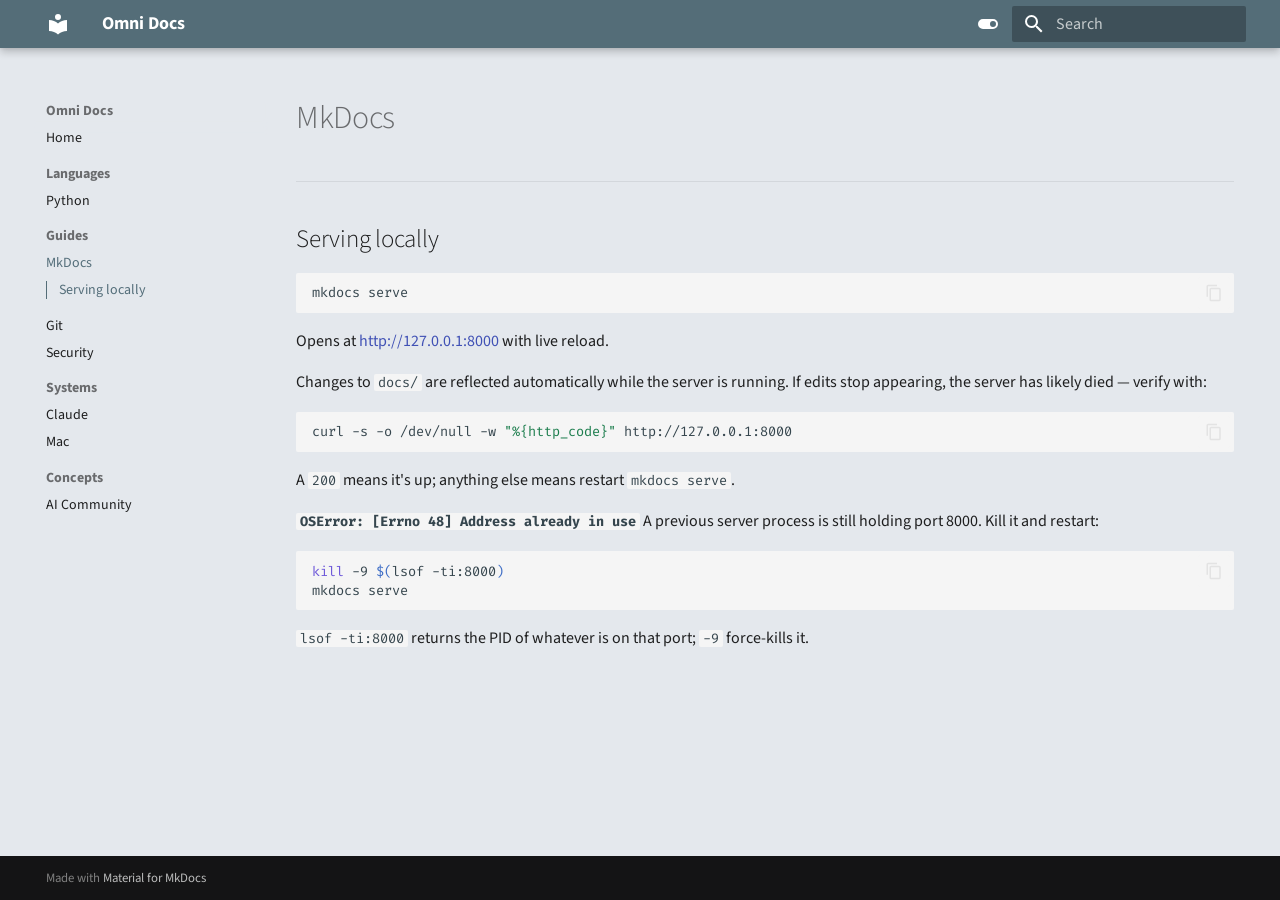
<file: guides/mkdocs/index.html>
<!doctype html>
<html lang="en" class="no-js">
  <head>
    
      <meta charset="utf-8">
      <meta name="viewport" content="width=device-width,initial-scale=1">
      
        <meta name="description" content="Personal reference for systems, languages, ML topics, and guides.">
      
      
      
      
        <link rel="prev" href="../../languages/python/">
      
      
        <link rel="next" href="../git/">
      
      
        
      
      
      <link rel="icon" href="../../assets/images/favicon.png">
      <meta name="generator" content="mkdocs-1.6.1, mkdocs-material-9.7.6">
    
    
      
        <title>MkDocs - Omni Docs</title>
      
    
    
      <link rel="stylesheet" href="../../assets/stylesheets/main.484c7ddc.min.css">
      
        
        <link rel="stylesheet" href="../../assets/stylesheets/palette.ab4e12ef.min.css">
      
      


    
    
      
    
    
      
        
        
        <link rel="preconnect" href="https://fonts.gstatic.com" crossorigin>
        <link rel="stylesheet" href="https://fonts.googleapis.com/css?family=Source+Sans+3:300,300i,400,400i,700,700i%7CFira+Code:400,400i,700,700i&display=fallback">
        <style>:root{--md-text-font:"Source Sans 3";--md-code-font:"Fira Code"}</style>
      
    
    
      <link rel="stylesheet" href="../../stylesheets/extra.css">
    
    <script>__md_scope=new URL("../..",location),__md_hash=e=>[...e].reduce(((e,_)=>(e<<5)-e+_.charCodeAt(0)),0),__md_get=(e,_=localStorage,t=__md_scope)=>JSON.parse(_.getItem(t.pathname+"."+e)),__md_set=(e,_,t=localStorage,a=__md_scope)=>{try{t.setItem(a.pathname+"."+e,JSON.stringify(_))}catch(e){}}</script>
    
      

    
    
  </head>
  
  
    
    
      
    
    
    
    
    <body dir="ltr" data-md-color-scheme="default" data-md-color-primary="blue-grey" data-md-color-accent="blue-grey">
  
    
    <input class="md-toggle" data-md-toggle="drawer" type="checkbox" id="__drawer" autocomplete="off">
    <input class="md-toggle" data-md-toggle="search" type="checkbox" id="__search" autocomplete="off">
    <label class="md-overlay" for="__drawer"></label>
    <div data-md-component="skip">
      
        
        <a href="#mkdocs" class="md-skip">
          Skip to content
        </a>
      
    </div>
    <div data-md-component="announce">
      
    </div>
    
    
      

  

<header class="md-header md-header--shadow" data-md-component="header">
  <nav class="md-header__inner md-grid" aria-label="Header">
    <a href="../.." title="Omni Docs" class="md-header__button md-logo" aria-label="Omni Docs" data-md-component="logo">
      
  
  <svg xmlns="http://www.w3.org/2000/svg" viewBox="0 0 24 24"><path d="M12 8a3 3 0 0 0 3-3 3 3 0 0 0-3-3 3 3 0 0 0-3 3 3 3 0 0 0 3 3m0 3.54C9.64 9.35 6.5 8 3 8v11c3.5 0 6.64 1.35 9 3.54 2.36-2.19 5.5-3.54 9-3.54V8c-3.5 0-6.64 1.35-9 3.54"/></svg>

    </a>
    <label class="md-header__button md-icon" for="__drawer">
      
      <svg xmlns="http://www.w3.org/2000/svg" viewBox="0 0 24 24"><path d="M3 6h18v2H3zm0 5h18v2H3zm0 5h18v2H3z"/></svg>
    </label>
    <div class="md-header__title" data-md-component="header-title">
      <div class="md-header__ellipsis">
        <div class="md-header__topic">
          <span class="md-ellipsis">
            Omni Docs
          </span>
        </div>
        <div class="md-header__topic" data-md-component="header-topic">
          <span class="md-ellipsis">
            
              MkDocs
            
          </span>
        </div>
      </div>
    </div>
    
      
        <form class="md-header__option" data-md-component="palette">
  
    
    
    
    <input class="md-option" data-md-color-media="" data-md-color-scheme="default" data-md-color-primary="blue-grey" data-md-color-accent="blue-grey"  aria-label="Switch to dark mode"  type="radio" name="__palette" id="__palette_0">
    
      <label class="md-header__button md-icon" title="Switch to dark mode" for="__palette_1" hidden>
        <svg xmlns="http://www.w3.org/2000/svg" viewBox="0 0 24 24"><path d="M17 7H7a5 5 0 0 0-5 5 5 5 0 0 0 5 5h10a5 5 0 0 0 5-5 5 5 0 0 0-5-5m0 8a3 3 0 0 1-3-3 3 3 0 0 1 3-3 3 3 0 0 1 3 3 3 3 0 0 1-3 3"/></svg>
      </label>
    
  
    
    
    
    <input class="md-option" data-md-color-media="" data-md-color-scheme="slate" data-md-color-primary="black" data-md-color-accent="indigo"  aria-label="Switch to light mode"  type="radio" name="__palette" id="__palette_1">
    
      <label class="md-header__button md-icon" title="Switch to light mode" for="__palette_0" hidden>
        <svg xmlns="http://www.w3.org/2000/svg" viewBox="0 0 24 24"><path d="M17 6H7c-3.31 0-6 2.69-6 6s2.69 6 6 6h10c3.31 0 6-2.69 6-6s-2.69-6-6-6m0 10H7c-2.21 0-4-1.79-4-4s1.79-4 4-4h10c2.21 0 4 1.79 4 4s-1.79 4-4 4M7 9c-1.66 0-3 1.34-3 3s1.34 3 3 3 3-1.34 3-3-1.34-3-3-3"/></svg>
      </label>
    
  
</form>
      
    
    
      <script>var palette=__md_get("__palette");if(palette&&palette.color){if("(prefers-color-scheme)"===palette.color.media){var media=matchMedia("(prefers-color-scheme: light)"),input=document.querySelector(media.matches?"[data-md-color-media='(prefers-color-scheme: light)']":"[data-md-color-media='(prefers-color-scheme: dark)']");palette.color.media=input.getAttribute("data-md-color-media"),palette.color.scheme=input.getAttribute("data-md-color-scheme"),palette.color.primary=input.getAttribute("data-md-color-primary"),palette.color.accent=input.getAttribute("data-md-color-accent")}for(var[key,value]of Object.entries(palette.color))document.body.setAttribute("data-md-color-"+key,value)}</script>
    
    
    
      
      
        <label class="md-header__button md-icon" for="__search">
          
          <svg xmlns="http://www.w3.org/2000/svg" viewBox="0 0 24 24"><path d="M9.5 3A6.5 6.5 0 0 1 16 9.5c0 1.61-.59 3.09-1.56 4.23l.27.27h.79l5 5-1.5 1.5-5-5v-.79l-.27-.27A6.52 6.52 0 0 1 9.5 16 6.5 6.5 0 0 1 3 9.5 6.5 6.5 0 0 1 9.5 3m0 2C7 5 5 7 5 9.5S7 14 9.5 14 14 12 14 9.5 12 5 9.5 5"/></svg>
        </label>
        <div class="md-search" data-md-component="search" role="dialog">
  <label class="md-search__overlay" for="__search"></label>
  <div class="md-search__inner" role="search">
    <form class="md-search__form" name="search">
      <input type="text" class="md-search__input" name="query" aria-label="Search" placeholder="Search" autocapitalize="off" autocorrect="off" autocomplete="off" spellcheck="false" data-md-component="search-query" required>
      <label class="md-search__icon md-icon" for="__search">
        
        <svg xmlns="http://www.w3.org/2000/svg" viewBox="0 0 24 24"><path d="M9.5 3A6.5 6.5 0 0 1 16 9.5c0 1.61-.59 3.09-1.56 4.23l.27.27h.79l5 5-1.5 1.5-5-5v-.79l-.27-.27A6.52 6.52 0 0 1 9.5 16 6.5 6.5 0 0 1 3 9.5 6.5 6.5 0 0 1 9.5 3m0 2C7 5 5 7 5 9.5S7 14 9.5 14 14 12 14 9.5 12 5 9.5 5"/></svg>
        
        <svg xmlns="http://www.w3.org/2000/svg" viewBox="0 0 24 24"><path d="M20 11v2H8l5.5 5.5-1.42 1.42L4.16 12l7.92-7.92L13.5 5.5 8 11z"/></svg>
      </label>
      <nav class="md-search__options" aria-label="Search">
        
        <button type="reset" class="md-search__icon md-icon" title="Clear" aria-label="Clear" tabindex="-1">
          
          <svg xmlns="http://www.w3.org/2000/svg" viewBox="0 0 24 24"><path d="M19 6.41 17.59 5 12 10.59 6.41 5 5 6.41 10.59 12 5 17.59 6.41 19 12 13.41 17.59 19 19 17.59 13.41 12z"/></svg>
        </button>
      </nav>
      
    </form>
    <div class="md-search__output">
      <div class="md-search__scrollwrap" tabindex="0" data-md-scrollfix>
        <div class="md-search-result" data-md-component="search-result">
          <div class="md-search-result__meta">
            Initializing search
          </div>
          <ol class="md-search-result__list" role="presentation"></ol>
        </div>
      </div>
    </div>
  </div>
</div>
      
    
    
  </nav>
  
</header>
    
    <div class="md-container" data-md-component="container">
      
      
        
          
        
      
      <main class="md-main" data-md-component="main">
        <div class="md-main__inner md-grid">
          
            
              
              <div class="md-sidebar md-sidebar--primary" data-md-component="sidebar" data-md-type="navigation" >
                <div class="md-sidebar__scrollwrap">
                  <div class="md-sidebar__inner">
                    



  

<nav class="md-nav md-nav--primary md-nav--integrated" aria-label="Navigation" data-md-level="0">
  <label class="md-nav__title" for="__drawer">
    <a href="../.." title="Omni Docs" class="md-nav__button md-logo" aria-label="Omni Docs" data-md-component="logo">
      
  
  <svg xmlns="http://www.w3.org/2000/svg" viewBox="0 0 24 24"><path d="M12 8a3 3 0 0 0 3-3 3 3 0 0 0-3-3 3 3 0 0 0-3 3 3 3 0 0 0 3 3m0 3.54C9.64 9.35 6.5 8 3 8v11c3.5 0 6.64 1.35 9 3.54 2.36-2.19 5.5-3.54 9-3.54V8c-3.5 0-6.64 1.35-9 3.54"/></svg>

    </a>
    Omni Docs
  </label>
  
  <ul class="md-nav__list" data-md-scrollfix>
    
      
      
  
  
  
  
    <li class="md-nav__item">
      <a href="../.." class="md-nav__link">
        
  
  
  <span class="md-ellipsis">
    
  
    Home
  

    
  </span>
  
  

      </a>
    </li>
  

    
      
      
  
  
  
  
    
    
    
    
      
        
        
      
    
    
    <li class="md-nav__item md-nav__item--section md-nav__item--nested">
      
        
        
        <input class="md-nav__toggle md-toggle " type="checkbox" id="__nav_2" >
        
          
          <label class="md-nav__link" for="__nav_2" id="__nav_2_label" tabindex="">
            
  
  
  <span class="md-ellipsis">
    
  
    Languages
  

    
  </span>
  
  

            <span class="md-nav__icon md-icon"></span>
          </label>
        
        <nav class="md-nav" data-md-level="1" aria-labelledby="__nav_2_label" aria-expanded="false">
          <label class="md-nav__title" for="__nav_2">
            <span class="md-nav__icon md-icon"></span>
            
  
    Languages
  

          </label>
          <ul class="md-nav__list" data-md-scrollfix>
            
              
                
  
  
  
  
    <li class="md-nav__item">
      <a href="../../languages/python/" class="md-nav__link">
        
  
  
  <span class="md-ellipsis">
    
  
    Python
  

    
  </span>
  
  

      </a>
    </li>
  

              
            
          </ul>
        </nav>
      
    </li>
  

    
      
      
  
  
    
  
  
  
    
    
    
    
      
        
        
      
    
    
    <li class="md-nav__item md-nav__item--active md-nav__item--section md-nav__item--nested">
      
        
        
        <input class="md-nav__toggle md-toggle " type="checkbox" id="__nav_3" checked>
        
          
          <label class="md-nav__link" for="__nav_3" id="__nav_3_label" tabindex="">
            
  
  
  <span class="md-ellipsis">
    
  
    Guides
  

    
  </span>
  
  

            <span class="md-nav__icon md-icon"></span>
          </label>
        
        <nav class="md-nav" data-md-level="1" aria-labelledby="__nav_3_label" aria-expanded="true">
          <label class="md-nav__title" for="__nav_3">
            <span class="md-nav__icon md-icon"></span>
            
  
    Guides
  

          </label>
          <ul class="md-nav__list" data-md-scrollfix>
            
              
                
  
  
    
  
  
  
    <li class="md-nav__item md-nav__item--active">
      
      <input class="md-nav__toggle md-toggle" type="checkbox" id="__toc">
      
      
        
      
      
        <label class="md-nav__link md-nav__link--active" for="__toc">
          
  
  
  <span class="md-ellipsis">
    
  
    MkDocs
  

    
  </span>
  
  

          <span class="md-nav__icon md-icon"></span>
        </label>
      
      <a href="./" class="md-nav__link md-nav__link--active">
        
  
  
  <span class="md-ellipsis">
    
  
    MkDocs
  

    
  </span>
  
  

      </a>
      
        

<nav class="md-nav md-nav--secondary" aria-label="Table of contents">
  
  
  
    
  
  
    <label class="md-nav__title" for="__toc">
      <span class="md-nav__icon md-icon"></span>
      Table of contents
    </label>
    <ul class="md-nav__list" data-md-component="toc" data-md-scrollfix>
      
        <li class="md-nav__item">
  <a href="#serving-locally" class="md-nav__link">
    <span class="md-ellipsis">
      
        Serving locally
      
    </span>
  </a>
  
</li>
      
    </ul>
  
</nav>
      
    </li>
  

              
            
              
                
  
  
  
  
    <li class="md-nav__item">
      <a href="../git/" class="md-nav__link">
        
  
  
  <span class="md-ellipsis">
    
  
    Git
  

    
  </span>
  
  

      </a>
    </li>
  

              
            
              
                
  
  
  
  
    <li class="md-nav__item">
      <a href="../security/" class="md-nav__link">
        
  
  
  <span class="md-ellipsis">
    
  
    Security
  

    
  </span>
  
  

      </a>
    </li>
  

              
            
          </ul>
        </nav>
      
    </li>
  

    
      
      
  
  
  
  
    
    
    
    
      
        
        
      
    
    
    <li class="md-nav__item md-nav__item--section md-nav__item--nested">
      
        
        
        <input class="md-nav__toggle md-toggle " type="checkbox" id="__nav_4" >
        
          
          <label class="md-nav__link" for="__nav_4" id="__nav_4_label" tabindex="">
            
  
  
  <span class="md-ellipsis">
    
  
    Systems
  

    
  </span>
  
  

            <span class="md-nav__icon md-icon"></span>
          </label>
        
        <nav class="md-nav" data-md-level="1" aria-labelledby="__nav_4_label" aria-expanded="false">
          <label class="md-nav__title" for="__nav_4">
            <span class="md-nav__icon md-icon"></span>
            
  
    Systems
  

          </label>
          <ul class="md-nav__list" data-md-scrollfix>
            
              
                
  
  
  
  
    <li class="md-nav__item">
      <a href="../../systems/claude/" class="md-nav__link">
        
  
  
  <span class="md-ellipsis">
    
  
    Claude
  

    
  </span>
  
  

      </a>
    </li>
  

              
            
              
                
  
  
  
  
    <li class="md-nav__item">
      <a href="../../systems/mac/" class="md-nav__link">
        
  
  
  <span class="md-ellipsis">
    
  
    Mac
  

    
  </span>
  
  

      </a>
    </li>
  

              
            
          </ul>
        </nav>
      
    </li>
  

    
      
      
  
  
  
  
    
    
    
    
      
        
        
      
    
    
    <li class="md-nav__item md-nav__item--section md-nav__item--nested">
      
        
        
        <input class="md-nav__toggle md-toggle " type="checkbox" id="__nav_5" >
        
          
          <label class="md-nav__link" for="__nav_5" id="__nav_5_label" tabindex="">
            
  
  
  <span class="md-ellipsis">
    
  
    Concepts
  

    
  </span>
  
  

            <span class="md-nav__icon md-icon"></span>
          </label>
        
        <nav class="md-nav" data-md-level="1" aria-labelledby="__nav_5_label" aria-expanded="false">
          <label class="md-nav__title" for="__nav_5">
            <span class="md-nav__icon md-icon"></span>
            
  
    Concepts
  

          </label>
          <ul class="md-nav__list" data-md-scrollfix>
            
              
                
  
  
  
  
    <li class="md-nav__item">
      <a href="../../concepts/ai-community/" class="md-nav__link">
        
  
  
  <span class="md-ellipsis">
    
  
    AI Community
  

    
  </span>
  
  

      </a>
    </li>
  

              
            
          </ul>
        </nav>
      
    </li>
  

    
  </ul>
</nav>
                  </div>
                </div>
              </div>
            
            
          
          
            <div class="md-content" data-md-component="content">
              
              <article class="md-content__inner md-typeset">
                
                  



<h1 id="mkdocs">MkDocs</h1>
<hr />
<h2 id="serving-locally">Serving locally</h2>
<div class="highlight"><pre><span></span><code><a id="__codelineno-0-1" name="__codelineno-0-1" href="#__codelineno-0-1"></a>mkdocs<span class="w"> </span>serve
</code></pre></div>
<p>Opens at <a href="http://127.0.0.1:8000">http://127.0.0.1:8000</a> with live reload.</p>
<p>Changes to <code>docs/</code> are reflected automatically while the server is running. If edits stop appearing, the server has likely died — verify with:
<div class="highlight"><pre><span></span><code><a id="__codelineno-1-1" name="__codelineno-1-1" href="#__codelineno-1-1"></a>curl<span class="w"> </span>-s<span class="w"> </span>-o<span class="w"> </span>/dev/null<span class="w"> </span>-w<span class="w"> </span><span class="s2">&quot;%{http_code}&quot;</span><span class="w"> </span>http://127.0.0.1:8000
</code></pre></div>
A <code>200</code> means it's up; anything else means restart <code>mkdocs serve</code>.</p>
<p><strong><code>OSError: [Errno 48] Address already in use</code></strong>
A previous server process is still holding port 8000. Kill it and restart:
<div class="highlight"><pre><span></span><code><a id="__codelineno-2-1" name="__codelineno-2-1" href="#__codelineno-2-1"></a><span class="nb">kill</span><span class="w"> </span>-9<span class="w"> </span><span class="k">$(</span>lsof<span class="w"> </span>-ti:8000<span class="k">)</span>
<a id="__codelineno-2-2" name="__codelineno-2-2" href="#__codelineno-2-2"></a>mkdocs<span class="w"> </span>serve
</code></pre></div>
<code>lsof -ti:8000</code> returns the PID of whatever is on that port; <code>-9</code> force-kills it.</p>












                
              </article>
            </div>
          
          
<script>var target=document.getElementById(location.hash.slice(1));target&&target.name&&(target.checked=target.name.startsWith("__tabbed_"))</script>
        </div>
        
          <button type="button" class="md-top md-icon" data-md-component="top" hidden>
  
  <svg xmlns="http://www.w3.org/2000/svg" viewBox="0 0 24 24"><path d="M13 20h-2V8l-5.5 5.5-1.42-1.42L12 4.16l7.92 7.92-1.42 1.42L13 8z"/></svg>
  Back to top
</button>
        
      </main>
      
        <footer class="md-footer">
  
  <div class="md-footer-meta md-typeset">
    <div class="md-footer-meta__inner md-grid">
      <div class="md-copyright">
  
  
    Made with
    <a href="https://squidfunk.github.io/mkdocs-material/" target="_blank" rel="noopener">
      Material for MkDocs
    </a>
  
</div>
      
    </div>
  </div>
</footer>
      
    </div>
    <div class="md-dialog" data-md-component="dialog">
      <div class="md-dialog__inner md-typeset"></div>
    </div>
    
    
    
      
      
      <script id="__config" type="application/json">{"annotate": null, "base": "../..", "features": ["navigation.sections", "navigation.top", "navigation.integrate", "toc.integrate", "search.highlight", "content.code.copy"], "search": "../../assets/javascripts/workers/search.2c215733.min.js", "tags": null, "translations": {"clipboard.copied": "Copied to clipboard", "clipboard.copy": "Copy to clipboard", "search.result.more.one": "1 more on this page", "search.result.more.other": "# more on this page", "search.result.none": "No matching documents", "search.result.one": "1 matching document", "search.result.other": "# matching documents", "search.result.placeholder": "Type to start searching", "search.result.term.missing": "Missing", "select.version": "Select version"}, "version": null}</script>
    
    
      <script src="../../assets/javascripts/bundle.79ae519e.min.js"></script>
      
    
  </body>
</html>
</file>
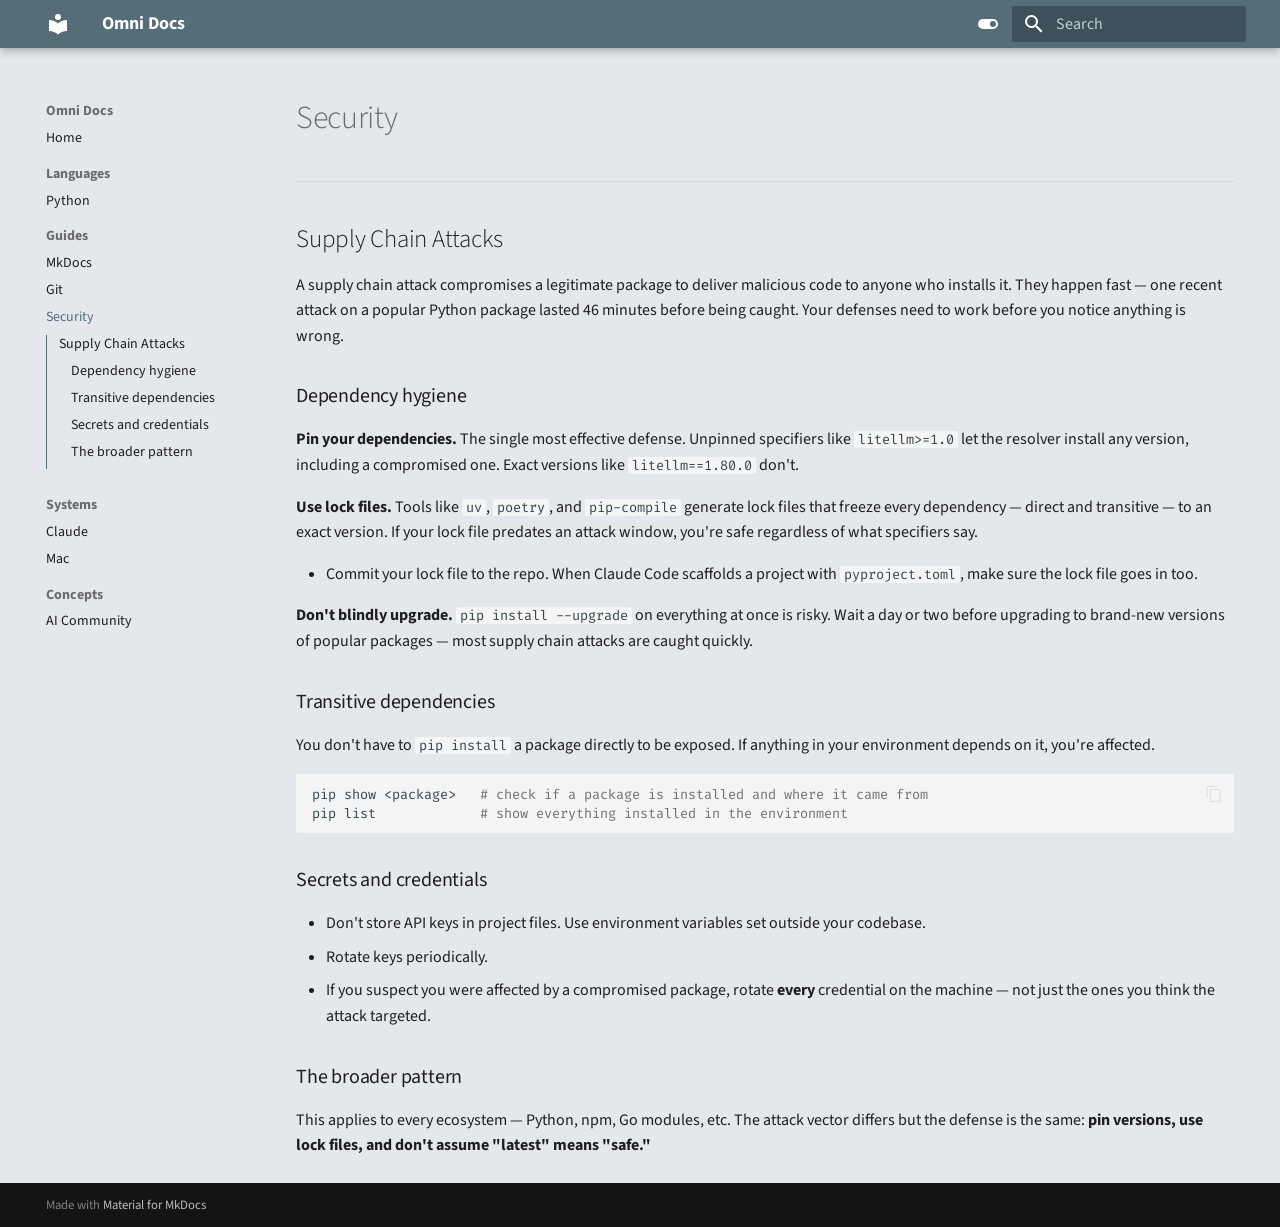
<file: guides/security/index.html>
<!doctype html>
<html lang="en" class="no-js">
  <head>
    
      <meta charset="utf-8">
      <meta name="viewport" content="width=device-width,initial-scale=1">
      
        <meta name="description" content="Personal reference for systems, languages, ML topics, and guides.">
      
      
      
      
        <link rel="prev" href="../git/">
      
      
        <link rel="next" href="../../systems/claude/">
      
      
        
      
      
      <link rel="icon" href="../../assets/images/favicon.png">
      <meta name="generator" content="mkdocs-1.6.1, mkdocs-material-9.7.6">
    
    
      
        <title>Security - Omni Docs</title>
      
    
    
      <link rel="stylesheet" href="../../assets/stylesheets/main.484c7ddc.min.css">
      
        
        <link rel="stylesheet" href="../../assets/stylesheets/palette.ab4e12ef.min.css">
      
      


    
    
      
    
    
      
        
        
        <link rel="preconnect" href="https://fonts.gstatic.com" crossorigin>
        <link rel="stylesheet" href="https://fonts.googleapis.com/css?family=Source+Sans+3:300,300i,400,400i,700,700i%7CFira+Code:400,400i,700,700i&display=fallback">
        <style>:root{--md-text-font:"Source Sans 3";--md-code-font:"Fira Code"}</style>
      
    
    
      <link rel="stylesheet" href="../../stylesheets/extra.css">
    
    <script>__md_scope=new URL("../..",location),__md_hash=e=>[...e].reduce(((e,_)=>(e<<5)-e+_.charCodeAt(0)),0),__md_get=(e,_=localStorage,t=__md_scope)=>JSON.parse(_.getItem(t.pathname+"."+e)),__md_set=(e,_,t=localStorage,a=__md_scope)=>{try{t.setItem(a.pathname+"."+e,JSON.stringify(_))}catch(e){}}</script>
    
      

    
    
  </head>
  
  
    
    
      
    
    
    
    
    <body dir="ltr" data-md-color-scheme="default" data-md-color-primary="blue-grey" data-md-color-accent="blue-grey">
  
    
    <input class="md-toggle" data-md-toggle="drawer" type="checkbox" id="__drawer" autocomplete="off">
    <input class="md-toggle" data-md-toggle="search" type="checkbox" id="__search" autocomplete="off">
    <label class="md-overlay" for="__drawer"></label>
    <div data-md-component="skip">
      
        
        <a href="#security" class="md-skip">
          Skip to content
        </a>
      
    </div>
    <div data-md-component="announce">
      
    </div>
    
    
      

  

<header class="md-header md-header--shadow" data-md-component="header">
  <nav class="md-header__inner md-grid" aria-label="Header">
    <a href="../.." title="Omni Docs" class="md-header__button md-logo" aria-label="Omni Docs" data-md-component="logo">
      
  
  <svg xmlns="http://www.w3.org/2000/svg" viewBox="0 0 24 24"><path d="M12 8a3 3 0 0 0 3-3 3 3 0 0 0-3-3 3 3 0 0 0-3 3 3 3 0 0 0 3 3m0 3.54C9.64 9.35 6.5 8 3 8v11c3.5 0 6.64 1.35 9 3.54 2.36-2.19 5.5-3.54 9-3.54V8c-3.5 0-6.64 1.35-9 3.54"/></svg>

    </a>
    <label class="md-header__button md-icon" for="__drawer">
      
      <svg xmlns="http://www.w3.org/2000/svg" viewBox="0 0 24 24"><path d="M3 6h18v2H3zm0 5h18v2H3zm0 5h18v2H3z"/></svg>
    </label>
    <div class="md-header__title" data-md-component="header-title">
      <div class="md-header__ellipsis">
        <div class="md-header__topic">
          <span class="md-ellipsis">
            Omni Docs
          </span>
        </div>
        <div class="md-header__topic" data-md-component="header-topic">
          <span class="md-ellipsis">
            
              Security
            
          </span>
        </div>
      </div>
    </div>
    
      
        <form class="md-header__option" data-md-component="palette">
  
    
    
    
    <input class="md-option" data-md-color-media="" data-md-color-scheme="default" data-md-color-primary="blue-grey" data-md-color-accent="blue-grey"  aria-label="Switch to dark mode"  type="radio" name="__palette" id="__palette_0">
    
      <label class="md-header__button md-icon" title="Switch to dark mode" for="__palette_1" hidden>
        <svg xmlns="http://www.w3.org/2000/svg" viewBox="0 0 24 24"><path d="M17 7H7a5 5 0 0 0-5 5 5 5 0 0 0 5 5h10a5 5 0 0 0 5-5 5 5 0 0 0-5-5m0 8a3 3 0 0 1-3-3 3 3 0 0 1 3-3 3 3 0 0 1 3 3 3 3 0 0 1-3 3"/></svg>
      </label>
    
  
    
    
    
    <input class="md-option" data-md-color-media="" data-md-color-scheme="slate" data-md-color-primary="black" data-md-color-accent="indigo"  aria-label="Switch to light mode"  type="radio" name="__palette" id="__palette_1">
    
      <label class="md-header__button md-icon" title="Switch to light mode" for="__palette_0" hidden>
        <svg xmlns="http://www.w3.org/2000/svg" viewBox="0 0 24 24"><path d="M17 6H7c-3.31 0-6 2.69-6 6s2.69 6 6 6h10c3.31 0 6-2.69 6-6s-2.69-6-6-6m0 10H7c-2.21 0-4-1.79-4-4s1.79-4 4-4h10c2.21 0 4 1.79 4 4s-1.79 4-4 4M7 9c-1.66 0-3 1.34-3 3s1.34 3 3 3 3-1.34 3-3-1.34-3-3-3"/></svg>
      </label>
    
  
</form>
      
    
    
      <script>var palette=__md_get("__palette");if(palette&&palette.color){if("(prefers-color-scheme)"===palette.color.media){var media=matchMedia("(prefers-color-scheme: light)"),input=document.querySelector(media.matches?"[data-md-color-media='(prefers-color-scheme: light)']":"[data-md-color-media='(prefers-color-scheme: dark)']");palette.color.media=input.getAttribute("data-md-color-media"),palette.color.scheme=input.getAttribute("data-md-color-scheme"),palette.color.primary=input.getAttribute("data-md-color-primary"),palette.color.accent=input.getAttribute("data-md-color-accent")}for(var[key,value]of Object.entries(palette.color))document.body.setAttribute("data-md-color-"+key,value)}</script>
    
    
    
      
      
        <label class="md-header__button md-icon" for="__search">
          
          <svg xmlns="http://www.w3.org/2000/svg" viewBox="0 0 24 24"><path d="M9.5 3A6.5 6.5 0 0 1 16 9.5c0 1.61-.59 3.09-1.56 4.23l.27.27h.79l5 5-1.5 1.5-5-5v-.79l-.27-.27A6.52 6.52 0 0 1 9.5 16 6.5 6.5 0 0 1 3 9.5 6.5 6.5 0 0 1 9.5 3m0 2C7 5 5 7 5 9.5S7 14 9.5 14 14 12 14 9.5 12 5 9.5 5"/></svg>
        </label>
        <div class="md-search" data-md-component="search" role="dialog">
  <label class="md-search__overlay" for="__search"></label>
  <div class="md-search__inner" role="search">
    <form class="md-search__form" name="search">
      <input type="text" class="md-search__input" name="query" aria-label="Search" placeholder="Search" autocapitalize="off" autocorrect="off" autocomplete="off" spellcheck="false" data-md-component="search-query" required>
      <label class="md-search__icon md-icon" for="__search">
        
        <svg xmlns="http://www.w3.org/2000/svg" viewBox="0 0 24 24"><path d="M9.5 3A6.5 6.5 0 0 1 16 9.5c0 1.61-.59 3.09-1.56 4.23l.27.27h.79l5 5-1.5 1.5-5-5v-.79l-.27-.27A6.52 6.52 0 0 1 9.5 16 6.5 6.5 0 0 1 3 9.5 6.5 6.5 0 0 1 9.5 3m0 2C7 5 5 7 5 9.5S7 14 9.5 14 14 12 14 9.5 12 5 9.5 5"/></svg>
        
        <svg xmlns="http://www.w3.org/2000/svg" viewBox="0 0 24 24"><path d="M20 11v2H8l5.5 5.5-1.42 1.42L4.16 12l7.92-7.92L13.5 5.5 8 11z"/></svg>
      </label>
      <nav class="md-search__options" aria-label="Search">
        
        <button type="reset" class="md-search__icon md-icon" title="Clear" aria-label="Clear" tabindex="-1">
          
          <svg xmlns="http://www.w3.org/2000/svg" viewBox="0 0 24 24"><path d="M19 6.41 17.59 5 12 10.59 6.41 5 5 6.41 10.59 12 5 17.59 6.41 19 12 13.41 17.59 19 19 17.59 13.41 12z"/></svg>
        </button>
      </nav>
      
    </form>
    <div class="md-search__output">
      <div class="md-search__scrollwrap" tabindex="0" data-md-scrollfix>
        <div class="md-search-result" data-md-component="search-result">
          <div class="md-search-result__meta">
            Initializing search
          </div>
          <ol class="md-search-result__list" role="presentation"></ol>
        </div>
      </div>
    </div>
  </div>
</div>
      
    
    
  </nav>
  
</header>
    
    <div class="md-container" data-md-component="container">
      
      
        
          
        
      
      <main class="md-main" data-md-component="main">
        <div class="md-main__inner md-grid">
          
            
              
              <div class="md-sidebar md-sidebar--primary" data-md-component="sidebar" data-md-type="navigation" >
                <div class="md-sidebar__scrollwrap">
                  <div class="md-sidebar__inner">
                    



  

<nav class="md-nav md-nav--primary md-nav--integrated" aria-label="Navigation" data-md-level="0">
  <label class="md-nav__title" for="__drawer">
    <a href="../.." title="Omni Docs" class="md-nav__button md-logo" aria-label="Omni Docs" data-md-component="logo">
      
  
  <svg xmlns="http://www.w3.org/2000/svg" viewBox="0 0 24 24"><path d="M12 8a3 3 0 0 0 3-3 3 3 0 0 0-3-3 3 3 0 0 0-3 3 3 3 0 0 0 3 3m0 3.54C9.64 9.35 6.5 8 3 8v11c3.5 0 6.64 1.35 9 3.54 2.36-2.19 5.5-3.54 9-3.54V8c-3.5 0-6.64 1.35-9 3.54"/></svg>

    </a>
    Omni Docs
  </label>
  
  <ul class="md-nav__list" data-md-scrollfix>
    
      
      
  
  
  
  
    <li class="md-nav__item">
      <a href="../.." class="md-nav__link">
        
  
  
  <span class="md-ellipsis">
    
  
    Home
  

    
  </span>
  
  

      </a>
    </li>
  

    
      
      
  
  
  
  
    
    
    
    
      
        
        
      
    
    
    <li class="md-nav__item md-nav__item--section md-nav__item--nested">
      
        
        
        <input class="md-nav__toggle md-toggle " type="checkbox" id="__nav_2" >
        
          
          <label class="md-nav__link" for="__nav_2" id="__nav_2_label" tabindex="">
            
  
  
  <span class="md-ellipsis">
    
  
    Languages
  

    
  </span>
  
  

            <span class="md-nav__icon md-icon"></span>
          </label>
        
        <nav class="md-nav" data-md-level="1" aria-labelledby="__nav_2_label" aria-expanded="false">
          <label class="md-nav__title" for="__nav_2">
            <span class="md-nav__icon md-icon"></span>
            
  
    Languages
  

          </label>
          <ul class="md-nav__list" data-md-scrollfix>
            
              
                
  
  
  
  
    <li class="md-nav__item">
      <a href="../../languages/python/" class="md-nav__link">
        
  
  
  <span class="md-ellipsis">
    
  
    Python
  

    
  </span>
  
  

      </a>
    </li>
  

              
            
          </ul>
        </nav>
      
    </li>
  

    
      
      
  
  
    
  
  
  
    
    
    
    
      
        
        
      
    
    
    <li class="md-nav__item md-nav__item--active md-nav__item--section md-nav__item--nested">
      
        
        
        <input class="md-nav__toggle md-toggle " type="checkbox" id="__nav_3" checked>
        
          
          <label class="md-nav__link" for="__nav_3" id="__nav_3_label" tabindex="">
            
  
  
  <span class="md-ellipsis">
    
  
    Guides
  

    
  </span>
  
  

            <span class="md-nav__icon md-icon"></span>
          </label>
        
        <nav class="md-nav" data-md-level="1" aria-labelledby="__nav_3_label" aria-expanded="true">
          <label class="md-nav__title" for="__nav_3">
            <span class="md-nav__icon md-icon"></span>
            
  
    Guides
  

          </label>
          <ul class="md-nav__list" data-md-scrollfix>
            
              
                
  
  
  
  
    <li class="md-nav__item">
      <a href="../mkdocs/" class="md-nav__link">
        
  
  
  <span class="md-ellipsis">
    
  
    MkDocs
  

    
  </span>
  
  

      </a>
    </li>
  

              
            
              
                
  
  
  
  
    <li class="md-nav__item">
      <a href="../git/" class="md-nav__link">
        
  
  
  <span class="md-ellipsis">
    
  
    Git
  

    
  </span>
  
  

      </a>
    </li>
  

              
            
              
                
  
  
    
  
  
  
    <li class="md-nav__item md-nav__item--active">
      
      <input class="md-nav__toggle md-toggle" type="checkbox" id="__toc">
      
      
        
      
      
        <label class="md-nav__link md-nav__link--active" for="__toc">
          
  
  
  <span class="md-ellipsis">
    
  
    Security
  

    
  </span>
  
  

          <span class="md-nav__icon md-icon"></span>
        </label>
      
      <a href="./" class="md-nav__link md-nav__link--active">
        
  
  
  <span class="md-ellipsis">
    
  
    Security
  

    
  </span>
  
  

      </a>
      
        

<nav class="md-nav md-nav--secondary" aria-label="Table of contents">
  
  
  
    
  
  
    <label class="md-nav__title" for="__toc">
      <span class="md-nav__icon md-icon"></span>
      Table of contents
    </label>
    <ul class="md-nav__list" data-md-component="toc" data-md-scrollfix>
      
        <li class="md-nav__item">
  <a href="#supply-chain-attacks" class="md-nav__link">
    <span class="md-ellipsis">
      
        Supply Chain Attacks
      
    </span>
  </a>
  
    <nav class="md-nav" aria-label="Supply Chain Attacks">
      <ul class="md-nav__list">
        
          <li class="md-nav__item">
  <a href="#dependency-hygiene" class="md-nav__link">
    <span class="md-ellipsis">
      
        Dependency hygiene
      
    </span>
  </a>
  
</li>
        
          <li class="md-nav__item">
  <a href="#transitive-dependencies" class="md-nav__link">
    <span class="md-ellipsis">
      
        Transitive dependencies
      
    </span>
  </a>
  
</li>
        
          <li class="md-nav__item">
  <a href="#secrets-and-credentials" class="md-nav__link">
    <span class="md-ellipsis">
      
        Secrets and credentials
      
    </span>
  </a>
  
</li>
        
          <li class="md-nav__item">
  <a href="#the-broader-pattern" class="md-nav__link">
    <span class="md-ellipsis">
      
        The broader pattern
      
    </span>
  </a>
  
</li>
        
      </ul>
    </nav>
  
</li>
      
    </ul>
  
</nav>
      
    </li>
  

              
            
          </ul>
        </nav>
      
    </li>
  

    
      
      
  
  
  
  
    
    
    
    
      
        
        
      
    
    
    <li class="md-nav__item md-nav__item--section md-nav__item--nested">
      
        
        
        <input class="md-nav__toggle md-toggle " type="checkbox" id="__nav_4" >
        
          
          <label class="md-nav__link" for="__nav_4" id="__nav_4_label" tabindex="">
            
  
  
  <span class="md-ellipsis">
    
  
    Systems
  

    
  </span>
  
  

            <span class="md-nav__icon md-icon"></span>
          </label>
        
        <nav class="md-nav" data-md-level="1" aria-labelledby="__nav_4_label" aria-expanded="false">
          <label class="md-nav__title" for="__nav_4">
            <span class="md-nav__icon md-icon"></span>
            
  
    Systems
  

          </label>
          <ul class="md-nav__list" data-md-scrollfix>
            
              
                
  
  
  
  
    <li class="md-nav__item">
      <a href="../../systems/claude/" class="md-nav__link">
        
  
  
  <span class="md-ellipsis">
    
  
    Claude
  

    
  </span>
  
  

      </a>
    </li>
  

              
            
              
                
  
  
  
  
    <li class="md-nav__item">
      <a href="../../systems/mac/" class="md-nav__link">
        
  
  
  <span class="md-ellipsis">
    
  
    Mac
  

    
  </span>
  
  

      </a>
    </li>
  

              
            
          </ul>
        </nav>
      
    </li>
  

    
      
      
  
  
  
  
    
    
    
    
      
        
        
      
    
    
    <li class="md-nav__item md-nav__item--section md-nav__item--nested">
      
        
        
        <input class="md-nav__toggle md-toggle " type="checkbox" id="__nav_5" >
        
          
          <label class="md-nav__link" for="__nav_5" id="__nav_5_label" tabindex="">
            
  
  
  <span class="md-ellipsis">
    
  
    Concepts
  

    
  </span>
  
  

            <span class="md-nav__icon md-icon"></span>
          </label>
        
        <nav class="md-nav" data-md-level="1" aria-labelledby="__nav_5_label" aria-expanded="false">
          <label class="md-nav__title" for="__nav_5">
            <span class="md-nav__icon md-icon"></span>
            
  
    Concepts
  

          </label>
          <ul class="md-nav__list" data-md-scrollfix>
            
              
                
  
  
  
  
    <li class="md-nav__item">
      <a href="../../concepts/ai-community/" class="md-nav__link">
        
  
  
  <span class="md-ellipsis">
    
  
    AI Community
  

    
  </span>
  
  

      </a>
    </li>
  

              
            
          </ul>
        </nav>
      
    </li>
  

    
  </ul>
</nav>
                  </div>
                </div>
              </div>
            
            
          
          
            <div class="md-content" data-md-component="content">
              
              <article class="md-content__inner md-typeset">
                
                  



<h1 id="security">Security</h1>
<hr />
<h2 id="supply-chain-attacks">Supply Chain Attacks</h2>
<p>A supply chain attack compromises a legitimate package to deliver malicious code to anyone who installs it. They happen fast — one recent attack on a popular Python package lasted 46 minutes before being caught. Your defenses need to work before you notice anything is wrong.</p>
<h3 id="dependency-hygiene">Dependency hygiene</h3>
<p><strong>Pin your dependencies.</strong> The single most effective defense. Unpinned specifiers like <code>litellm&gt;=1.0</code> let the resolver install any version, including a compromised one. Exact versions like <code>litellm==1.80.0</code> don't.</p>
<p><strong>Use lock files.</strong> Tools like <code>uv</code>, <code>poetry</code>, and <code>pip-compile</code> generate lock files that freeze every dependency — direct and transitive — to an exact version. If your lock file predates an attack window, you're safe regardless of what specifiers say.</p>
<ul>
<li>Commit your lock file to the repo. When Claude Code scaffolds a project with <code>pyproject.toml</code>, make sure the lock file goes in too.</li>
</ul>
<p><strong>Don't blindly upgrade.</strong> <code>pip install --upgrade</code> on everything at once is risky. Wait a day or two before upgrading to brand-new versions of popular packages — most supply chain attacks are caught quickly.</p>
<h3 id="transitive-dependencies">Transitive dependencies</h3>
<p>You don't have to <code>pip install</code> a package directly to be exposed. If anything in your environment depends on it, you're affected.</p>
<div class="highlight"><pre><span></span><code><a id="__codelineno-0-1" name="__codelineno-0-1" href="#__codelineno-0-1"></a>pip<span class="w"> </span>show<span class="w"> </span>&lt;package&gt;<span class="w">   </span><span class="c1"># check if a package is installed and where it came from</span>
<a id="__codelineno-0-2" name="__codelineno-0-2" href="#__codelineno-0-2"></a>pip<span class="w"> </span>list<span class="w">             </span><span class="c1"># show everything installed in the environment</span>
</code></pre></div>
<h3 id="secrets-and-credentials">Secrets and credentials</h3>
<ul>
<li>Don't store API keys in project files. Use environment variables set outside your codebase.</li>
<li>Rotate keys periodically.</li>
<li>If you suspect you were affected by a compromised package, rotate <strong>every</strong> credential on the machine — not just the ones you think the attack targeted.</li>
</ul>
<h3 id="the-broader-pattern">The broader pattern</h3>
<p>This applies to every ecosystem — Python, npm, Go modules, etc. The attack vector differs but the defense is the same: <strong>pin versions, use lock files, and don't assume "latest" means "safe."</strong></p>












                
              </article>
            </div>
          
          
<script>var target=document.getElementById(location.hash.slice(1));target&&target.name&&(target.checked=target.name.startsWith("__tabbed_"))</script>
        </div>
        
          <button type="button" class="md-top md-icon" data-md-component="top" hidden>
  
  <svg xmlns="http://www.w3.org/2000/svg" viewBox="0 0 24 24"><path d="M13 20h-2V8l-5.5 5.5-1.42-1.42L12 4.16l7.92 7.92-1.42 1.42L13 8z"/></svg>
  Back to top
</button>
        
      </main>
      
        <footer class="md-footer">
  
  <div class="md-footer-meta md-typeset">
    <div class="md-footer-meta__inner md-grid">
      <div class="md-copyright">
  
  
    Made with
    <a href="https://squidfunk.github.io/mkdocs-material/" target="_blank" rel="noopener">
      Material for MkDocs
    </a>
  
</div>
      
    </div>
  </div>
</footer>
      
    </div>
    <div class="md-dialog" data-md-component="dialog">
      <div class="md-dialog__inner md-typeset"></div>
    </div>
    
    
    
      
      
      <script id="__config" type="application/json">{"annotate": null, "base": "../..", "features": ["navigation.sections", "navigation.top", "navigation.integrate", "toc.integrate", "search.highlight", "content.code.copy"], "search": "../../assets/javascripts/workers/search.2c215733.min.js", "tags": null, "translations": {"clipboard.copied": "Copied to clipboard", "clipboard.copy": "Copy to clipboard", "search.result.more.one": "1 more on this page", "search.result.more.other": "# more on this page", "search.result.none": "No matching documents", "search.result.one": "1 matching document", "search.result.other": "# matching documents", "search.result.placeholder": "Type to start searching", "search.result.term.missing": "Missing", "select.version": "Select version"}, "version": null}</script>
    
    
      <script src="../../assets/javascripts/bundle.79ae519e.min.js"></script>
      
    
  </body>
</html>
</file>
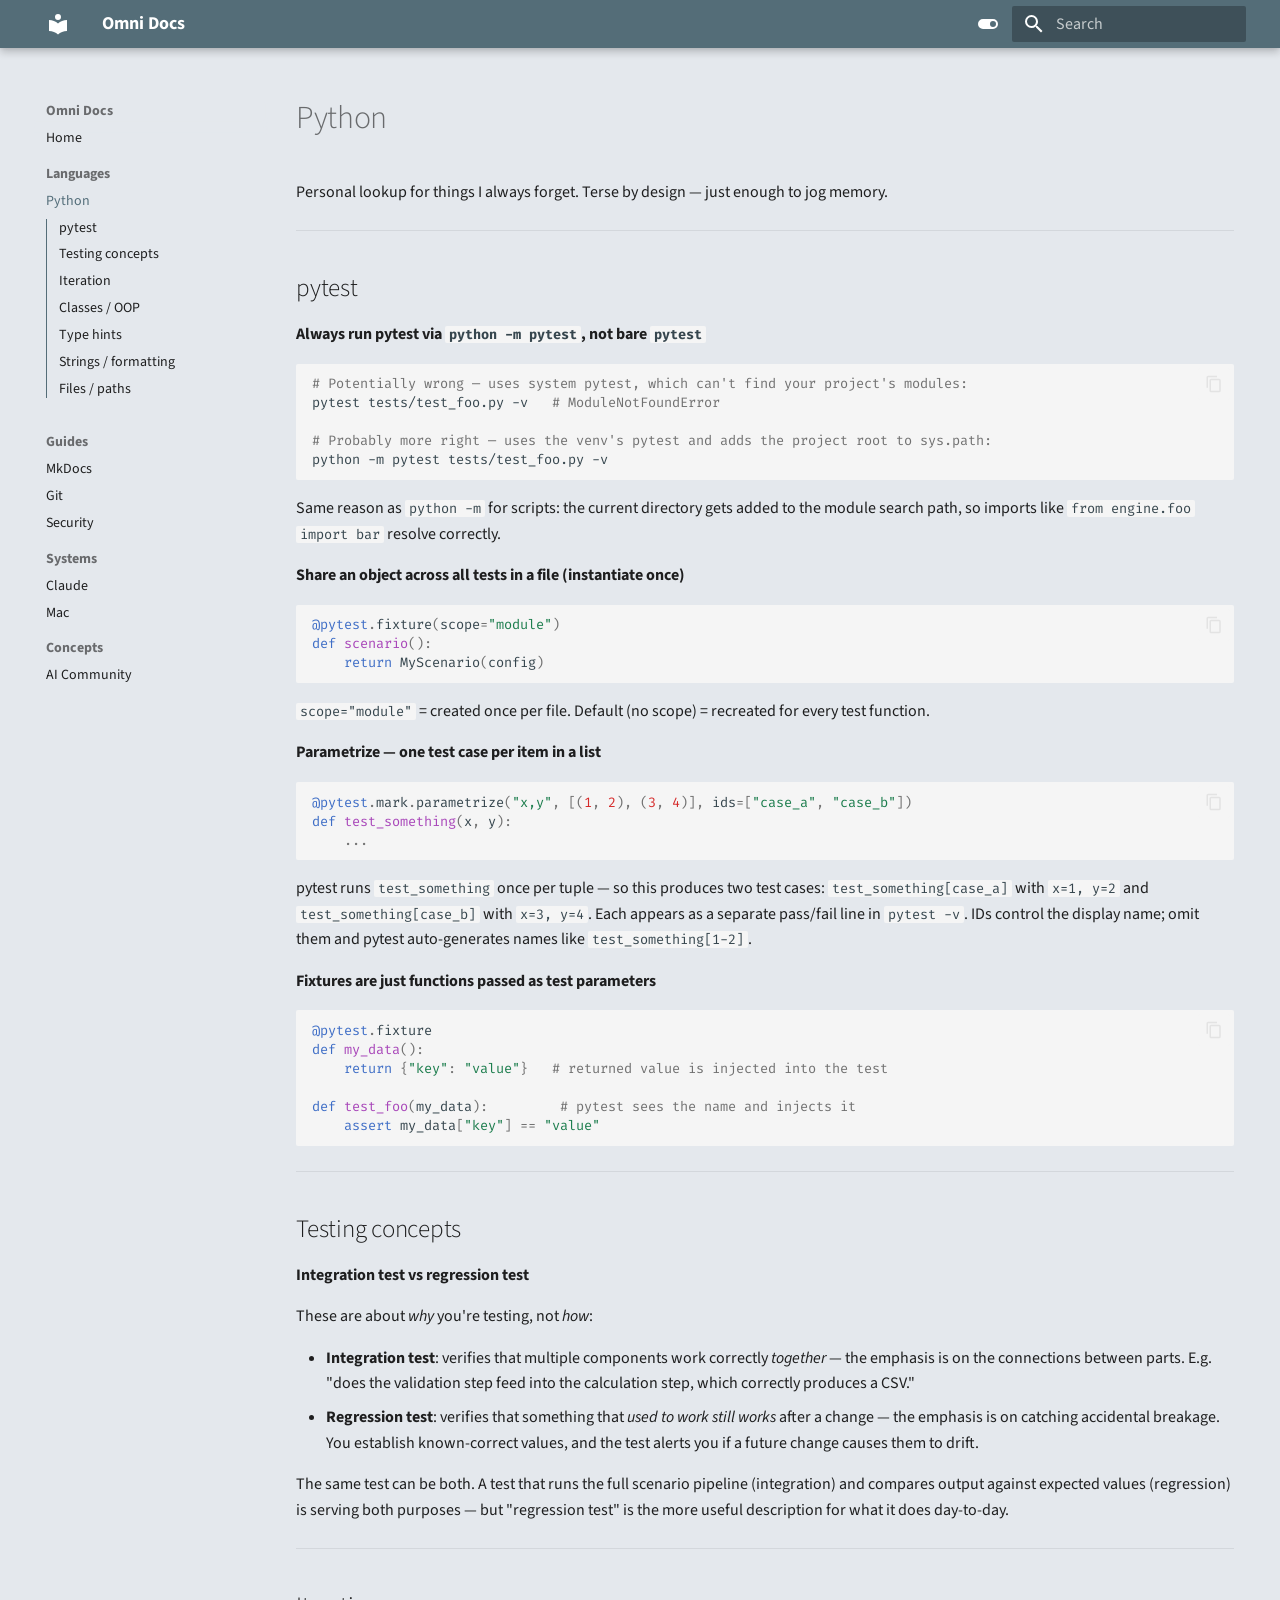
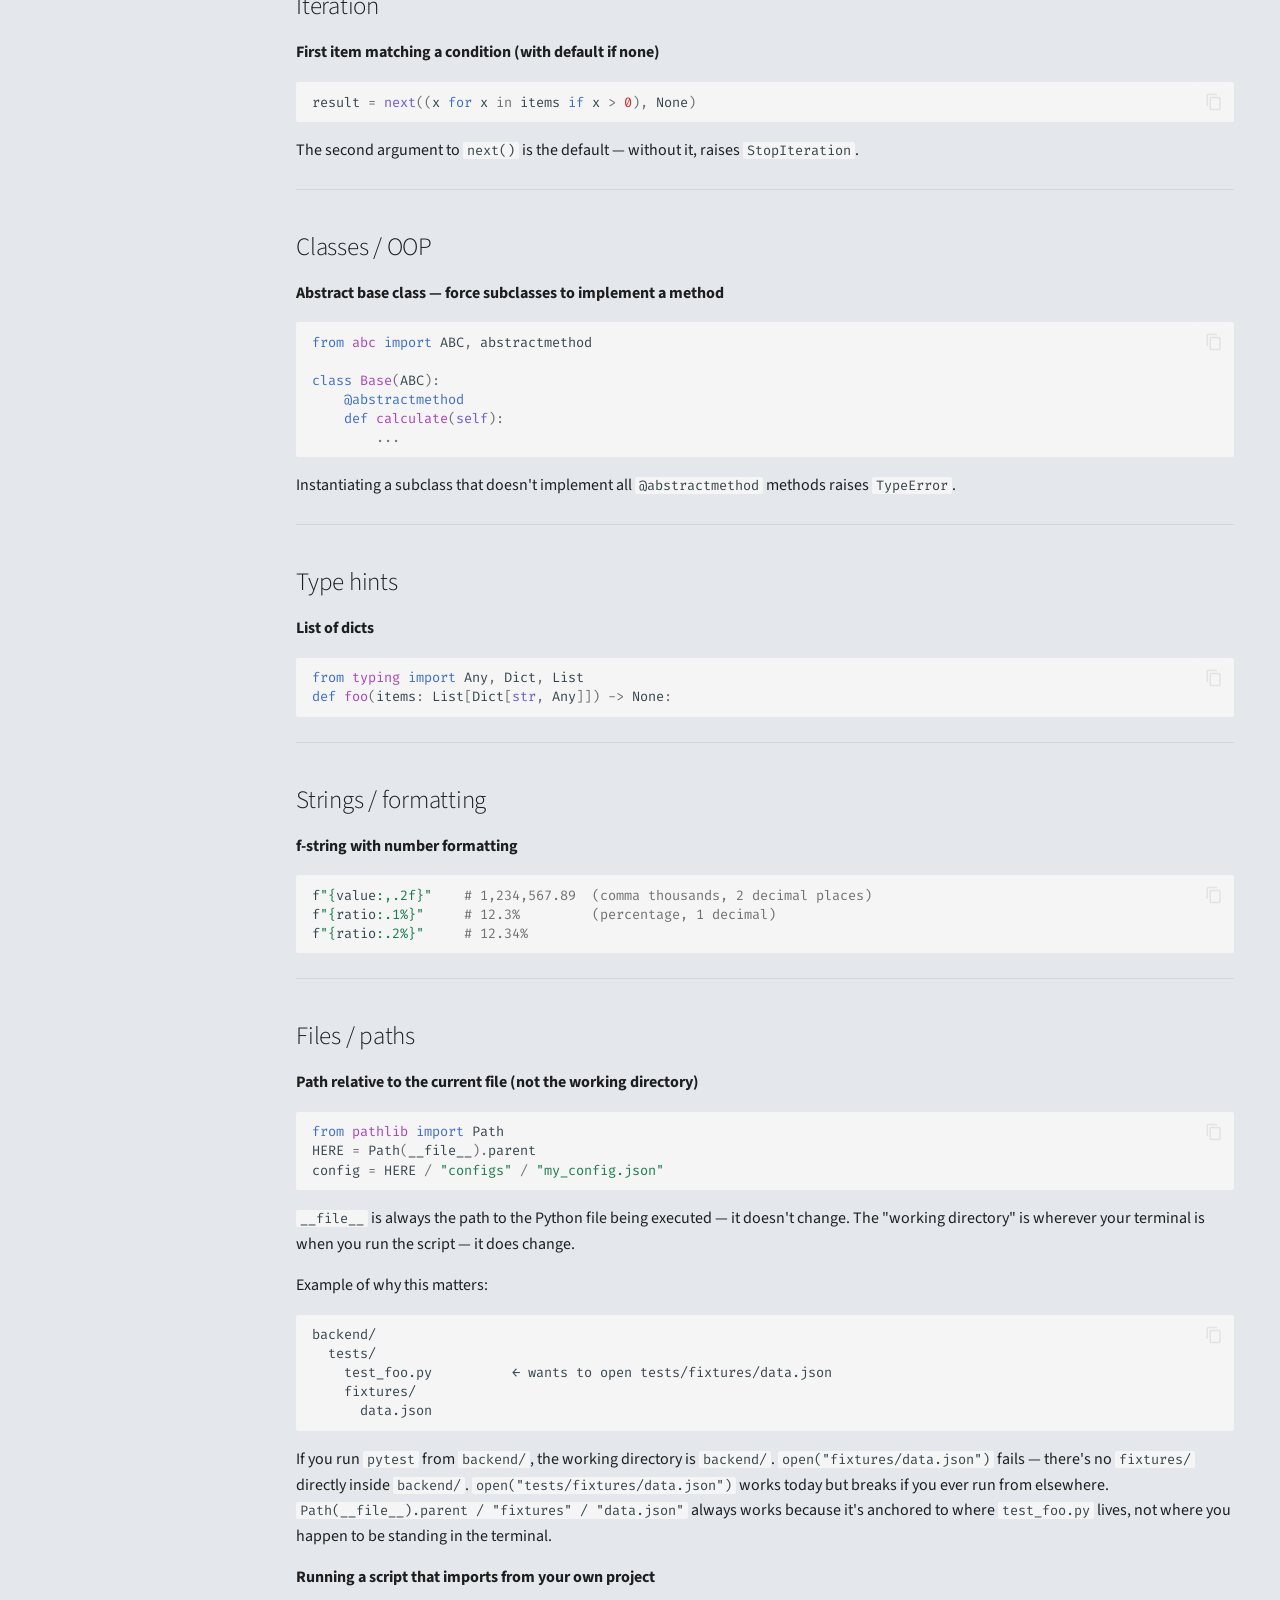
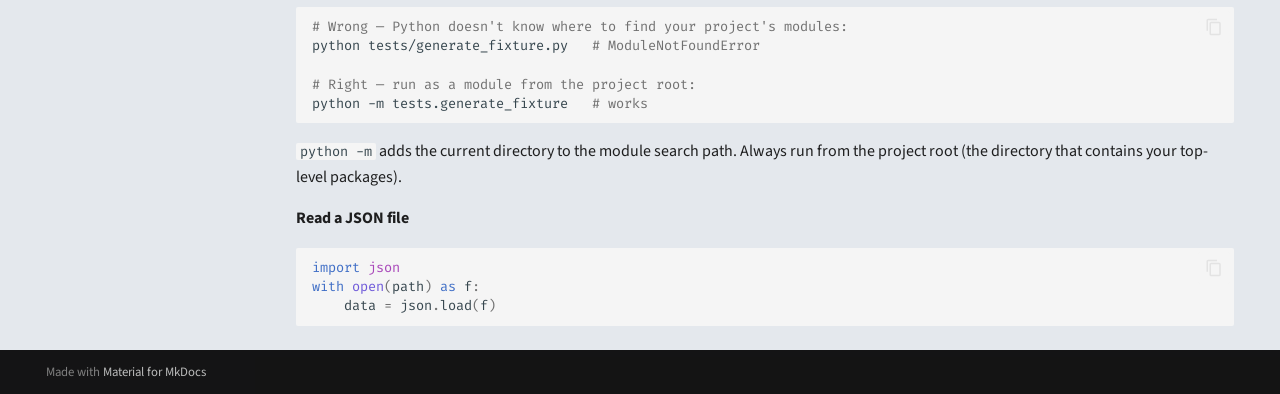
<file: languages/python/index.html>
<!doctype html>
<html lang="en" class="no-js">
  <head>
    
      <meta charset="utf-8">
      <meta name="viewport" content="width=device-width,initial-scale=1">
      
        <meta name="description" content="Personal reference for systems, languages, ML topics, and guides.">
      
      
      
      
        <link rel="prev" href="../..">
      
      
        <link rel="next" href="../../guides/mkdocs/">
      
      
        
      
      
      <link rel="icon" href="../../assets/images/favicon.png">
      <meta name="generator" content="mkdocs-1.6.1, mkdocs-material-9.7.6">
    
    
      
        <title>Python - Omni Docs</title>
      
    
    
      <link rel="stylesheet" href="../../assets/stylesheets/main.484c7ddc.min.css">
      
        
        <link rel="stylesheet" href="../../assets/stylesheets/palette.ab4e12ef.min.css">
      
      


    
    
      
    
    
      
        
        
        <link rel="preconnect" href="https://fonts.gstatic.com" crossorigin>
        <link rel="stylesheet" href="https://fonts.googleapis.com/css?family=Source+Sans+3:300,300i,400,400i,700,700i%7CFira+Code:400,400i,700,700i&display=fallback">
        <style>:root{--md-text-font:"Source Sans 3";--md-code-font:"Fira Code"}</style>
      
    
    
      <link rel="stylesheet" href="../../stylesheets/extra.css">
    
    <script>__md_scope=new URL("../..",location),__md_hash=e=>[...e].reduce(((e,_)=>(e<<5)-e+_.charCodeAt(0)),0),__md_get=(e,_=localStorage,t=__md_scope)=>JSON.parse(_.getItem(t.pathname+"."+e)),__md_set=(e,_,t=localStorage,a=__md_scope)=>{try{t.setItem(a.pathname+"."+e,JSON.stringify(_))}catch(e){}}</script>
    
      

    
    
  </head>
  
  
    
    
      
    
    
    
    
    <body dir="ltr" data-md-color-scheme="default" data-md-color-primary="blue-grey" data-md-color-accent="blue-grey">
  
    
    <input class="md-toggle" data-md-toggle="drawer" type="checkbox" id="__drawer" autocomplete="off">
    <input class="md-toggle" data-md-toggle="search" type="checkbox" id="__search" autocomplete="off">
    <label class="md-overlay" for="__drawer"></label>
    <div data-md-component="skip">
      
        
        <a href="#python" class="md-skip">
          Skip to content
        </a>
      
    </div>
    <div data-md-component="announce">
      
    </div>
    
    
      

  

<header class="md-header md-header--shadow" data-md-component="header">
  <nav class="md-header__inner md-grid" aria-label="Header">
    <a href="../.." title="Omni Docs" class="md-header__button md-logo" aria-label="Omni Docs" data-md-component="logo">
      
  
  <svg xmlns="http://www.w3.org/2000/svg" viewBox="0 0 24 24"><path d="M12 8a3 3 0 0 0 3-3 3 3 0 0 0-3-3 3 3 0 0 0-3 3 3 3 0 0 0 3 3m0 3.54C9.64 9.35 6.5 8 3 8v11c3.5 0 6.64 1.35 9 3.54 2.36-2.19 5.5-3.54 9-3.54V8c-3.5 0-6.64 1.35-9 3.54"/></svg>

    </a>
    <label class="md-header__button md-icon" for="__drawer">
      
      <svg xmlns="http://www.w3.org/2000/svg" viewBox="0 0 24 24"><path d="M3 6h18v2H3zm0 5h18v2H3zm0 5h18v2H3z"/></svg>
    </label>
    <div class="md-header__title" data-md-component="header-title">
      <div class="md-header__ellipsis">
        <div class="md-header__topic">
          <span class="md-ellipsis">
            Omni Docs
          </span>
        </div>
        <div class="md-header__topic" data-md-component="header-topic">
          <span class="md-ellipsis">
            
              Python
            
          </span>
        </div>
      </div>
    </div>
    
      
        <form class="md-header__option" data-md-component="palette">
  
    
    
    
    <input class="md-option" data-md-color-media="" data-md-color-scheme="default" data-md-color-primary="blue-grey" data-md-color-accent="blue-grey"  aria-label="Switch to dark mode"  type="radio" name="__palette" id="__palette_0">
    
      <label class="md-header__button md-icon" title="Switch to dark mode" for="__palette_1" hidden>
        <svg xmlns="http://www.w3.org/2000/svg" viewBox="0 0 24 24"><path d="M17 7H7a5 5 0 0 0-5 5 5 5 0 0 0 5 5h10a5 5 0 0 0 5-5 5 5 0 0 0-5-5m0 8a3 3 0 0 1-3-3 3 3 0 0 1 3-3 3 3 0 0 1 3 3 3 3 0 0 1-3 3"/></svg>
      </label>
    
  
    
    
    
    <input class="md-option" data-md-color-media="" data-md-color-scheme="slate" data-md-color-primary="black" data-md-color-accent="indigo"  aria-label="Switch to light mode"  type="radio" name="__palette" id="__palette_1">
    
      <label class="md-header__button md-icon" title="Switch to light mode" for="__palette_0" hidden>
        <svg xmlns="http://www.w3.org/2000/svg" viewBox="0 0 24 24"><path d="M17 6H7c-3.31 0-6 2.69-6 6s2.69 6 6 6h10c3.31 0 6-2.69 6-6s-2.69-6-6-6m0 10H7c-2.21 0-4-1.79-4-4s1.79-4 4-4h10c2.21 0 4 1.79 4 4s-1.79 4-4 4M7 9c-1.66 0-3 1.34-3 3s1.34 3 3 3 3-1.34 3-3-1.34-3-3-3"/></svg>
      </label>
    
  
</form>
      
    
    
      <script>var palette=__md_get("__palette");if(palette&&palette.color){if("(prefers-color-scheme)"===palette.color.media){var media=matchMedia("(prefers-color-scheme: light)"),input=document.querySelector(media.matches?"[data-md-color-media='(prefers-color-scheme: light)']":"[data-md-color-media='(prefers-color-scheme: dark)']");palette.color.media=input.getAttribute("data-md-color-media"),palette.color.scheme=input.getAttribute("data-md-color-scheme"),palette.color.primary=input.getAttribute("data-md-color-primary"),palette.color.accent=input.getAttribute("data-md-color-accent")}for(var[key,value]of Object.entries(palette.color))document.body.setAttribute("data-md-color-"+key,value)}</script>
    
    
    
      
      
        <label class="md-header__button md-icon" for="__search">
          
          <svg xmlns="http://www.w3.org/2000/svg" viewBox="0 0 24 24"><path d="M9.5 3A6.5 6.5 0 0 1 16 9.5c0 1.61-.59 3.09-1.56 4.23l.27.27h.79l5 5-1.5 1.5-5-5v-.79l-.27-.27A6.52 6.52 0 0 1 9.5 16 6.5 6.5 0 0 1 3 9.5 6.5 6.5 0 0 1 9.5 3m0 2C7 5 5 7 5 9.5S7 14 9.5 14 14 12 14 9.5 12 5 9.5 5"/></svg>
        </label>
        <div class="md-search" data-md-component="search" role="dialog">
  <label class="md-search__overlay" for="__search"></label>
  <div class="md-search__inner" role="search">
    <form class="md-search__form" name="search">
      <input type="text" class="md-search__input" name="query" aria-label="Search" placeholder="Search" autocapitalize="off" autocorrect="off" autocomplete="off" spellcheck="false" data-md-component="search-query" required>
      <label class="md-search__icon md-icon" for="__search">
        
        <svg xmlns="http://www.w3.org/2000/svg" viewBox="0 0 24 24"><path d="M9.5 3A6.5 6.5 0 0 1 16 9.5c0 1.61-.59 3.09-1.56 4.23l.27.27h.79l5 5-1.5 1.5-5-5v-.79l-.27-.27A6.52 6.52 0 0 1 9.5 16 6.5 6.5 0 0 1 3 9.5 6.5 6.5 0 0 1 9.5 3m0 2C7 5 5 7 5 9.5S7 14 9.5 14 14 12 14 9.5 12 5 9.5 5"/></svg>
        
        <svg xmlns="http://www.w3.org/2000/svg" viewBox="0 0 24 24"><path d="M20 11v2H8l5.5 5.5-1.42 1.42L4.16 12l7.92-7.92L13.5 5.5 8 11z"/></svg>
      </label>
      <nav class="md-search__options" aria-label="Search">
        
        <button type="reset" class="md-search__icon md-icon" title="Clear" aria-label="Clear" tabindex="-1">
          
          <svg xmlns="http://www.w3.org/2000/svg" viewBox="0 0 24 24"><path d="M19 6.41 17.59 5 12 10.59 6.41 5 5 6.41 10.59 12 5 17.59 6.41 19 12 13.41 17.59 19 19 17.59 13.41 12z"/></svg>
        </button>
      </nav>
      
    </form>
    <div class="md-search__output">
      <div class="md-search__scrollwrap" tabindex="0" data-md-scrollfix>
        <div class="md-search-result" data-md-component="search-result">
          <div class="md-search-result__meta">
            Initializing search
          </div>
          <ol class="md-search-result__list" role="presentation"></ol>
        </div>
      </div>
    </div>
  </div>
</div>
      
    
    
  </nav>
  
</header>
    
    <div class="md-container" data-md-component="container">
      
      
        
          
        
      
      <main class="md-main" data-md-component="main">
        <div class="md-main__inner md-grid">
          
            
              
              <div class="md-sidebar md-sidebar--primary" data-md-component="sidebar" data-md-type="navigation" >
                <div class="md-sidebar__scrollwrap">
                  <div class="md-sidebar__inner">
                    



  

<nav class="md-nav md-nav--primary md-nav--integrated" aria-label="Navigation" data-md-level="0">
  <label class="md-nav__title" for="__drawer">
    <a href="../.." title="Omni Docs" class="md-nav__button md-logo" aria-label="Omni Docs" data-md-component="logo">
      
  
  <svg xmlns="http://www.w3.org/2000/svg" viewBox="0 0 24 24"><path d="M12 8a3 3 0 0 0 3-3 3 3 0 0 0-3-3 3 3 0 0 0-3 3 3 3 0 0 0 3 3m0 3.54C9.64 9.35 6.5 8 3 8v11c3.5 0 6.64 1.35 9 3.54 2.36-2.19 5.5-3.54 9-3.54V8c-3.5 0-6.64 1.35-9 3.54"/></svg>

    </a>
    Omni Docs
  </label>
  
  <ul class="md-nav__list" data-md-scrollfix>
    
      
      
  
  
  
  
    <li class="md-nav__item">
      <a href="../.." class="md-nav__link">
        
  
  
  <span class="md-ellipsis">
    
  
    Home
  

    
  </span>
  
  

      </a>
    </li>
  

    
      
      
  
  
    
  
  
  
    
    
    
    
      
        
        
      
    
    
    <li class="md-nav__item md-nav__item--active md-nav__item--section md-nav__item--nested">
      
        
        
        <input class="md-nav__toggle md-toggle " type="checkbox" id="__nav_2" checked>
        
          
          <label class="md-nav__link" for="__nav_2" id="__nav_2_label" tabindex="">
            
  
  
  <span class="md-ellipsis">
    
  
    Languages
  

    
  </span>
  
  

            <span class="md-nav__icon md-icon"></span>
          </label>
        
        <nav class="md-nav" data-md-level="1" aria-labelledby="__nav_2_label" aria-expanded="true">
          <label class="md-nav__title" for="__nav_2">
            <span class="md-nav__icon md-icon"></span>
            
  
    Languages
  

          </label>
          <ul class="md-nav__list" data-md-scrollfix>
            
              
                
  
  
    
  
  
  
    <li class="md-nav__item md-nav__item--active">
      
      <input class="md-nav__toggle md-toggle" type="checkbox" id="__toc">
      
      
        
      
      
        <label class="md-nav__link md-nav__link--active" for="__toc">
          
  
  
  <span class="md-ellipsis">
    
  
    Python
  

    
  </span>
  
  

          <span class="md-nav__icon md-icon"></span>
        </label>
      
      <a href="./" class="md-nav__link md-nav__link--active">
        
  
  
  <span class="md-ellipsis">
    
  
    Python
  

    
  </span>
  
  

      </a>
      
        

<nav class="md-nav md-nav--secondary" aria-label="Table of contents">
  
  
  
    
  
  
    <label class="md-nav__title" for="__toc">
      <span class="md-nav__icon md-icon"></span>
      Table of contents
    </label>
    <ul class="md-nav__list" data-md-component="toc" data-md-scrollfix>
      
        <li class="md-nav__item">
  <a href="#pytest" class="md-nav__link">
    <span class="md-ellipsis">
      
        pytest
      
    </span>
  </a>
  
</li>
      
        <li class="md-nav__item">
  <a href="#testing-concepts" class="md-nav__link">
    <span class="md-ellipsis">
      
        Testing concepts
      
    </span>
  </a>
  
</li>
      
        <li class="md-nav__item">
  <a href="#iteration" class="md-nav__link">
    <span class="md-ellipsis">
      
        Iteration
      
    </span>
  </a>
  
</li>
      
        <li class="md-nav__item">
  <a href="#classes-oop" class="md-nav__link">
    <span class="md-ellipsis">
      
        Classes / OOP
      
    </span>
  </a>
  
</li>
      
        <li class="md-nav__item">
  <a href="#type-hints" class="md-nav__link">
    <span class="md-ellipsis">
      
        Type hints
      
    </span>
  </a>
  
</li>
      
        <li class="md-nav__item">
  <a href="#strings-formatting" class="md-nav__link">
    <span class="md-ellipsis">
      
        Strings / formatting
      
    </span>
  </a>
  
</li>
      
        <li class="md-nav__item">
  <a href="#files-paths" class="md-nav__link">
    <span class="md-ellipsis">
      
        Files / paths
      
    </span>
  </a>
  
</li>
      
    </ul>
  
</nav>
      
    </li>
  

              
            
          </ul>
        </nav>
      
    </li>
  

    
      
      
  
  
  
  
    
    
    
    
      
        
        
      
    
    
    <li class="md-nav__item md-nav__item--section md-nav__item--nested">
      
        
        
        <input class="md-nav__toggle md-toggle " type="checkbox" id="__nav_3" >
        
          
          <label class="md-nav__link" for="__nav_3" id="__nav_3_label" tabindex="">
            
  
  
  <span class="md-ellipsis">
    
  
    Guides
  

    
  </span>
  
  

            <span class="md-nav__icon md-icon"></span>
          </label>
        
        <nav class="md-nav" data-md-level="1" aria-labelledby="__nav_3_label" aria-expanded="false">
          <label class="md-nav__title" for="__nav_3">
            <span class="md-nav__icon md-icon"></span>
            
  
    Guides
  

          </label>
          <ul class="md-nav__list" data-md-scrollfix>
            
              
                
  
  
  
  
    <li class="md-nav__item">
      <a href="../../guides/mkdocs/" class="md-nav__link">
        
  
  
  <span class="md-ellipsis">
    
  
    MkDocs
  

    
  </span>
  
  

      </a>
    </li>
  

              
            
              
                
  
  
  
  
    <li class="md-nav__item">
      <a href="../../guides/git/" class="md-nav__link">
        
  
  
  <span class="md-ellipsis">
    
  
    Git
  

    
  </span>
  
  

      </a>
    </li>
  

              
            
              
                
  
  
  
  
    <li class="md-nav__item">
      <a href="../../guides/security/" class="md-nav__link">
        
  
  
  <span class="md-ellipsis">
    
  
    Security
  

    
  </span>
  
  

      </a>
    </li>
  

              
            
          </ul>
        </nav>
      
    </li>
  

    
      
      
  
  
  
  
    
    
    
    
      
        
        
      
    
    
    <li class="md-nav__item md-nav__item--section md-nav__item--nested">
      
        
        
        <input class="md-nav__toggle md-toggle " type="checkbox" id="__nav_4" >
        
          
          <label class="md-nav__link" for="__nav_4" id="__nav_4_label" tabindex="">
            
  
  
  <span class="md-ellipsis">
    
  
    Systems
  

    
  </span>
  
  

            <span class="md-nav__icon md-icon"></span>
          </label>
        
        <nav class="md-nav" data-md-level="1" aria-labelledby="__nav_4_label" aria-expanded="false">
          <label class="md-nav__title" for="__nav_4">
            <span class="md-nav__icon md-icon"></span>
            
  
    Systems
  

          </label>
          <ul class="md-nav__list" data-md-scrollfix>
            
              
                
  
  
  
  
    <li class="md-nav__item">
      <a href="../../systems/claude/" class="md-nav__link">
        
  
  
  <span class="md-ellipsis">
    
  
    Claude
  

    
  </span>
  
  

      </a>
    </li>
  

              
            
              
                
  
  
  
  
    <li class="md-nav__item">
      <a href="../../systems/mac/" class="md-nav__link">
        
  
  
  <span class="md-ellipsis">
    
  
    Mac
  

    
  </span>
  
  

      </a>
    </li>
  

              
            
          </ul>
        </nav>
      
    </li>
  

    
      
      
  
  
  
  
    
    
    
    
      
        
        
      
    
    
    <li class="md-nav__item md-nav__item--section md-nav__item--nested">
      
        
        
        <input class="md-nav__toggle md-toggle " type="checkbox" id="__nav_5" >
        
          
          <label class="md-nav__link" for="__nav_5" id="__nav_5_label" tabindex="">
            
  
  
  <span class="md-ellipsis">
    
  
    Concepts
  

    
  </span>
  
  

            <span class="md-nav__icon md-icon"></span>
          </label>
        
        <nav class="md-nav" data-md-level="1" aria-labelledby="__nav_5_label" aria-expanded="false">
          <label class="md-nav__title" for="__nav_5">
            <span class="md-nav__icon md-icon"></span>
            
  
    Concepts
  

          </label>
          <ul class="md-nav__list" data-md-scrollfix>
            
              
                
  
  
  
  
    <li class="md-nav__item">
      <a href="../../concepts/ai-community/" class="md-nav__link">
        
  
  
  <span class="md-ellipsis">
    
  
    AI Community
  

    
  </span>
  
  

      </a>
    </li>
  

              
            
          </ul>
        </nav>
      
    </li>
  

    
  </ul>
</nav>
                  </div>
                </div>
              </div>
            
            
          
          
            <div class="md-content" data-md-component="content">
              
              <article class="md-content__inner md-typeset">
                
                  



<h1 id="python">Python</h1>
<p>Personal lookup for things I always forget. Terse by design — just enough to jog memory.</p>
<hr />
<h2 id="pytest">pytest</h2>
<p><strong>Always run pytest via <code>python -m pytest</code>, not bare <code>pytest</code></strong>
<div class="highlight"><pre><span></span><code><a id="__codelineno-0-1" name="__codelineno-0-1" href="#__codelineno-0-1"></a><span class="c1"># Potentially wrong — uses system pytest, which can&#39;t find your project&#39;s modules:</span>
<a id="__codelineno-0-2" name="__codelineno-0-2" href="#__codelineno-0-2"></a>pytest<span class="w"> </span>tests/test_foo.py<span class="w"> </span>-v<span class="w">   </span><span class="c1"># ModuleNotFoundError</span>
<a id="__codelineno-0-3" name="__codelineno-0-3" href="#__codelineno-0-3"></a>
<a id="__codelineno-0-4" name="__codelineno-0-4" href="#__codelineno-0-4"></a><span class="c1"># Probably more right — uses the venv&#39;s pytest and adds the project root to sys.path:</span>
<a id="__codelineno-0-5" name="__codelineno-0-5" href="#__codelineno-0-5"></a>python<span class="w"> </span>-m<span class="w"> </span>pytest<span class="w"> </span>tests/test_foo.py<span class="w"> </span>-v
</code></pre></div>
Same reason as <code>python -m</code> for scripts: the current directory gets added to the module
search path, so imports like <code>from engine.foo import bar</code> resolve correctly.</p>
<p><strong>Share an object across all tests in a file (instantiate once)</strong>
<div class="highlight"><pre><span></span><code><a id="__codelineno-1-1" name="__codelineno-1-1" href="#__codelineno-1-1"></a><span class="nd">@pytest</span><span class="o">.</span><span class="n">fixture</span><span class="p">(</span><span class="n">scope</span><span class="o">=</span><span class="s2">&quot;module&quot;</span><span class="p">)</span>
<a id="__codelineno-1-2" name="__codelineno-1-2" href="#__codelineno-1-2"></a><span class="k">def</span><span class="w"> </span><span class="nf">scenario</span><span class="p">():</span>
<a id="__codelineno-1-3" name="__codelineno-1-3" href="#__codelineno-1-3"></a>    <span class="k">return</span> <span class="n">MyScenario</span><span class="p">(</span><span class="n">config</span><span class="p">)</span>
</code></pre></div>
<code>scope="module"</code> = created once per file. Default (no scope) = recreated for every test function.</p>
<p><strong>Parametrize — one test case per item in a list</strong>
<div class="highlight"><pre><span></span><code><a id="__codelineno-2-1" name="__codelineno-2-1" href="#__codelineno-2-1"></a><span class="nd">@pytest</span><span class="o">.</span><span class="n">mark</span><span class="o">.</span><span class="n">parametrize</span><span class="p">(</span><span class="s2">&quot;x,y&quot;</span><span class="p">,</span> <span class="p">[(</span><span class="mi">1</span><span class="p">,</span> <span class="mi">2</span><span class="p">),</span> <span class="p">(</span><span class="mi">3</span><span class="p">,</span> <span class="mi">4</span><span class="p">)],</span> <span class="n">ids</span><span class="o">=</span><span class="p">[</span><span class="s2">&quot;case_a&quot;</span><span class="p">,</span> <span class="s2">&quot;case_b&quot;</span><span class="p">])</span>
<a id="__codelineno-2-2" name="__codelineno-2-2" href="#__codelineno-2-2"></a><span class="k">def</span><span class="w"> </span><span class="nf">test_something</span><span class="p">(</span><span class="n">x</span><span class="p">,</span> <span class="n">y</span><span class="p">):</span>
<a id="__codelineno-2-3" name="__codelineno-2-3" href="#__codelineno-2-3"></a>    <span class="o">...</span>
</code></pre></div>
pytest runs <code>test_something</code> once per tuple — so this produces two test cases:
<code>test_something[case_a]</code> with <code>x=1, y=2</code> and <code>test_something[case_b]</code> with <code>x=3, y=4</code>.
Each appears as a separate pass/fail line in <code>pytest -v</code>.
IDs control the display name; omit them and pytest auto-generates names like <code>test_something[1-2]</code>.</p>
<p><strong>Fixtures are just functions passed as test parameters</strong>
<div class="highlight"><pre><span></span><code><a id="__codelineno-3-1" name="__codelineno-3-1" href="#__codelineno-3-1"></a><span class="nd">@pytest</span><span class="o">.</span><span class="n">fixture</span>
<a id="__codelineno-3-2" name="__codelineno-3-2" href="#__codelineno-3-2"></a><span class="k">def</span><span class="w"> </span><span class="nf">my_data</span><span class="p">():</span>
<a id="__codelineno-3-3" name="__codelineno-3-3" href="#__codelineno-3-3"></a>    <span class="k">return</span> <span class="p">{</span><span class="s2">&quot;key&quot;</span><span class="p">:</span> <span class="s2">&quot;value&quot;</span><span class="p">}</span>   <span class="c1"># returned value is injected into the test</span>
<a id="__codelineno-3-4" name="__codelineno-3-4" href="#__codelineno-3-4"></a>
<a id="__codelineno-3-5" name="__codelineno-3-5" href="#__codelineno-3-5"></a><span class="k">def</span><span class="w"> </span><span class="nf">test_foo</span><span class="p">(</span><span class="n">my_data</span><span class="p">):</span>         <span class="c1"># pytest sees the name and injects it</span>
<a id="__codelineno-3-6" name="__codelineno-3-6" href="#__codelineno-3-6"></a>    <span class="k">assert</span> <span class="n">my_data</span><span class="p">[</span><span class="s2">&quot;key&quot;</span><span class="p">]</span> <span class="o">==</span> <span class="s2">&quot;value&quot;</span>
</code></pre></div></p>
<hr />
<h2 id="testing-concepts">Testing concepts</h2>
<p><strong>Integration test vs regression test</strong></p>
<p>These are about <em>why</em> you're testing, not <em>how</em>:</p>
<ul>
<li><strong>Integration test</strong>: verifies that multiple components work correctly <em>together</em> — the emphasis is on the connections between parts. E.g. "does the validation step feed into the calculation step, which correctly produces a CSV."</li>
<li><strong>Regression test</strong>: verifies that something that <em>used to work still works</em> after a change — the emphasis is on catching accidental breakage. You establish known-correct values, and the test alerts you if a future change causes them to drift.</li>
</ul>
<p>The same test can be both. A test that runs the full scenario pipeline (integration) and compares output against expected values (regression) is serving both purposes — but "regression test" is the more useful description for what it does day-to-day.</p>
<hr />
<h2 id="iteration">Iteration</h2>
<p><strong>First item matching a condition (with default if none)</strong>
<div class="highlight"><pre><span></span><code><a id="__codelineno-4-1" name="__codelineno-4-1" href="#__codelineno-4-1"></a><span class="n">result</span> <span class="o">=</span> <span class="nb">next</span><span class="p">((</span><span class="n">x</span> <span class="k">for</span> <span class="n">x</span> <span class="ow">in</span> <span class="n">items</span> <span class="k">if</span> <span class="n">x</span> <span class="o">&gt;</span> <span class="mi">0</span><span class="p">),</span> <span class="kc">None</span><span class="p">)</span>
</code></pre></div>
The second argument to <code>next()</code> is the default — without it, raises <code>StopIteration</code>.</p>
<hr />
<h2 id="classes-oop">Classes / OOP</h2>
<p><strong>Abstract base class — force subclasses to implement a method</strong>
<div class="highlight"><pre><span></span><code><a id="__codelineno-5-1" name="__codelineno-5-1" href="#__codelineno-5-1"></a><span class="kn">from</span><span class="w"> </span><span class="nn">abc</span><span class="w"> </span><span class="kn">import</span> <span class="n">ABC</span><span class="p">,</span> <span class="n">abstractmethod</span>
<a id="__codelineno-5-2" name="__codelineno-5-2" href="#__codelineno-5-2"></a>
<a id="__codelineno-5-3" name="__codelineno-5-3" href="#__codelineno-5-3"></a><span class="k">class</span><span class="w"> </span><span class="nc">Base</span><span class="p">(</span><span class="n">ABC</span><span class="p">):</span>
<a id="__codelineno-5-4" name="__codelineno-5-4" href="#__codelineno-5-4"></a>    <span class="nd">@abstractmethod</span>
<a id="__codelineno-5-5" name="__codelineno-5-5" href="#__codelineno-5-5"></a>    <span class="k">def</span><span class="w"> </span><span class="nf">calculate</span><span class="p">(</span><span class="bp">self</span><span class="p">):</span>
<a id="__codelineno-5-6" name="__codelineno-5-6" href="#__codelineno-5-6"></a>        <span class="o">...</span>
</code></pre></div>
Instantiating a subclass that doesn't implement all <code>@abstractmethod</code> methods raises <code>TypeError</code>.</p>
<hr />
<h2 id="type-hints">Type hints</h2>
<p><strong>List of dicts</strong>
<div class="highlight"><pre><span></span><code><a id="__codelineno-6-1" name="__codelineno-6-1" href="#__codelineno-6-1"></a><span class="kn">from</span><span class="w"> </span><span class="nn">typing</span><span class="w"> </span><span class="kn">import</span> <span class="n">Any</span><span class="p">,</span> <span class="n">Dict</span><span class="p">,</span> <span class="n">List</span>
<a id="__codelineno-6-2" name="__codelineno-6-2" href="#__codelineno-6-2"></a><span class="k">def</span><span class="w"> </span><span class="nf">foo</span><span class="p">(</span><span class="n">items</span><span class="p">:</span> <span class="n">List</span><span class="p">[</span><span class="n">Dict</span><span class="p">[</span><span class="nb">str</span><span class="p">,</span> <span class="n">Any</span><span class="p">]])</span> <span class="o">-&gt;</span> <span class="kc">None</span><span class="p">:</span>
</code></pre></div></p>
<hr />
<h2 id="strings-formatting">Strings / formatting</h2>
<p><strong>f-string with number formatting</strong>
<div class="highlight"><pre><span></span><code><a id="__codelineno-7-1" name="__codelineno-7-1" href="#__codelineno-7-1"></a><span class="sa">f</span><span class="s2">&quot;</span><span class="si">{</span><span class="n">value</span><span class="si">:</span><span class="s2">,.2f</span><span class="si">}</span><span class="s2">&quot;</span>    <span class="c1"># 1,234,567.89  (comma thousands, 2 decimal places)</span>
<a id="__codelineno-7-2" name="__codelineno-7-2" href="#__codelineno-7-2"></a><span class="sa">f</span><span class="s2">&quot;</span><span class="si">{</span><span class="n">ratio</span><span class="si">:</span><span class="s2">.1%</span><span class="si">}</span><span class="s2">&quot;</span>     <span class="c1"># 12.3%         (percentage, 1 decimal)</span>
<a id="__codelineno-7-3" name="__codelineno-7-3" href="#__codelineno-7-3"></a><span class="sa">f</span><span class="s2">&quot;</span><span class="si">{</span><span class="n">ratio</span><span class="si">:</span><span class="s2">.2%</span><span class="si">}</span><span class="s2">&quot;</span>     <span class="c1"># 12.34%</span>
</code></pre></div></p>
<hr />
<h2 id="files-paths">Files / paths</h2>
<p><strong>Path relative to the current file (not the working directory)</strong>
<div class="highlight"><pre><span></span><code><a id="__codelineno-8-1" name="__codelineno-8-1" href="#__codelineno-8-1"></a><span class="kn">from</span><span class="w"> </span><span class="nn">pathlib</span><span class="w"> </span><span class="kn">import</span> <span class="n">Path</span>
<a id="__codelineno-8-2" name="__codelineno-8-2" href="#__codelineno-8-2"></a><span class="n">HERE</span> <span class="o">=</span> <span class="n">Path</span><span class="p">(</span><span class="vm">__file__</span><span class="p">)</span><span class="o">.</span><span class="n">parent</span>
<a id="__codelineno-8-3" name="__codelineno-8-3" href="#__codelineno-8-3"></a><span class="n">config</span> <span class="o">=</span> <span class="n">HERE</span> <span class="o">/</span> <span class="s2">&quot;configs&quot;</span> <span class="o">/</span> <span class="s2">&quot;my_config.json&quot;</span>
</code></pre></div>
<code>__file__</code> is always the path to the Python file being executed — it doesn't change.
The "working directory" is wherever your terminal is when you run the script — it does change.</p>
<p>Example of why this matters:
<div class="highlight"><pre><span></span><code><a id="__codelineno-9-1" name="__codelineno-9-1" href="#__codelineno-9-1"></a>backend/
<a id="__codelineno-9-2" name="__codelineno-9-2" href="#__codelineno-9-2"></a>  tests/
<a id="__codelineno-9-3" name="__codelineno-9-3" href="#__codelineno-9-3"></a>    test_foo.py          ← wants to open tests/fixtures/data.json
<a id="__codelineno-9-4" name="__codelineno-9-4" href="#__codelineno-9-4"></a>    fixtures/
<a id="__codelineno-9-5" name="__codelineno-9-5" href="#__codelineno-9-5"></a>      data.json
</code></pre></div>
If you run <code>pytest</code> from <code>backend/</code>, the working directory is <code>backend/</code>.
<code>open("fixtures/data.json")</code> fails — there's no <code>fixtures/</code> directly inside <code>backend/</code>.
<code>open("tests/fixtures/data.json")</code> works today but breaks if you ever run from elsewhere.
<code>Path(__file__).parent / "fixtures" / "data.json"</code> always works because it's anchored
to where <code>test_foo.py</code> lives, not where you happen to be standing in the terminal.</p>
<p><strong>Running a script that imports from your own project</strong>
<div class="highlight"><pre><span></span><code><a id="__codelineno-10-1" name="__codelineno-10-1" href="#__codelineno-10-1"></a><span class="c1"># Wrong — Python doesn&#39;t know where to find your project&#39;s modules:</span>
<a id="__codelineno-10-2" name="__codelineno-10-2" href="#__codelineno-10-2"></a>python<span class="w"> </span>tests/generate_fixture.py<span class="w">   </span><span class="c1"># ModuleNotFoundError</span>
<a id="__codelineno-10-3" name="__codelineno-10-3" href="#__codelineno-10-3"></a>
<a id="__codelineno-10-4" name="__codelineno-10-4" href="#__codelineno-10-4"></a><span class="c1"># Right — run as a module from the project root:</span>
<a id="__codelineno-10-5" name="__codelineno-10-5" href="#__codelineno-10-5"></a>python<span class="w"> </span>-m<span class="w"> </span>tests.generate_fixture<span class="w">   </span><span class="c1"># works</span>
</code></pre></div>
<code>python -m</code> adds the current directory to the module search path. Always run from the
project root (the directory that contains your top-level packages).</p>
<p><strong>Read a JSON file</strong>
<div class="highlight"><pre><span></span><code><a id="__codelineno-11-1" name="__codelineno-11-1" href="#__codelineno-11-1"></a><span class="kn">import</span><span class="w"> </span><span class="nn">json</span>
<a id="__codelineno-11-2" name="__codelineno-11-2" href="#__codelineno-11-2"></a><span class="k">with</span> <span class="nb">open</span><span class="p">(</span><span class="n">path</span><span class="p">)</span> <span class="k">as</span> <span class="n">f</span><span class="p">:</span>
<a id="__codelineno-11-3" name="__codelineno-11-3" href="#__codelineno-11-3"></a>    <span class="n">data</span> <span class="o">=</span> <span class="n">json</span><span class="o">.</span><span class="n">load</span><span class="p">(</span><span class="n">f</span><span class="p">)</span>
</code></pre></div></p>












                
              </article>
            </div>
          
          
<script>var target=document.getElementById(location.hash.slice(1));target&&target.name&&(target.checked=target.name.startsWith("__tabbed_"))</script>
        </div>
        
          <button type="button" class="md-top md-icon" data-md-component="top" hidden>
  
  <svg xmlns="http://www.w3.org/2000/svg" viewBox="0 0 24 24"><path d="M13 20h-2V8l-5.5 5.5-1.42-1.42L12 4.16l7.92 7.92-1.42 1.42L13 8z"/></svg>
  Back to top
</button>
        
      </main>
      
        <footer class="md-footer">
  
  <div class="md-footer-meta md-typeset">
    <div class="md-footer-meta__inner md-grid">
      <div class="md-copyright">
  
  
    Made with
    <a href="https://squidfunk.github.io/mkdocs-material/" target="_blank" rel="noopener">
      Material for MkDocs
    </a>
  
</div>
      
    </div>
  </div>
</footer>
      
    </div>
    <div class="md-dialog" data-md-component="dialog">
      <div class="md-dialog__inner md-typeset"></div>
    </div>
    
    
    
      
      
      <script id="__config" type="application/json">{"annotate": null, "base": "../..", "features": ["navigation.sections", "navigation.top", "navigation.integrate", "toc.integrate", "search.highlight", "content.code.copy"], "search": "../../assets/javascripts/workers/search.2c215733.min.js", "tags": null, "translations": {"clipboard.copied": "Copied to clipboard", "clipboard.copy": "Copy to clipboard", "search.result.more.one": "1 more on this page", "search.result.more.other": "# more on this page", "search.result.none": "No matching documents", "search.result.one": "1 matching document", "search.result.other": "# matching documents", "search.result.placeholder": "Type to start searching", "search.result.term.missing": "Missing", "select.version": "Select version"}, "version": null}</script>
    
    
      <script src="../../assets/javascripts/bundle.79ae519e.min.js"></script>
      
    
  </body>
</html>
</file>
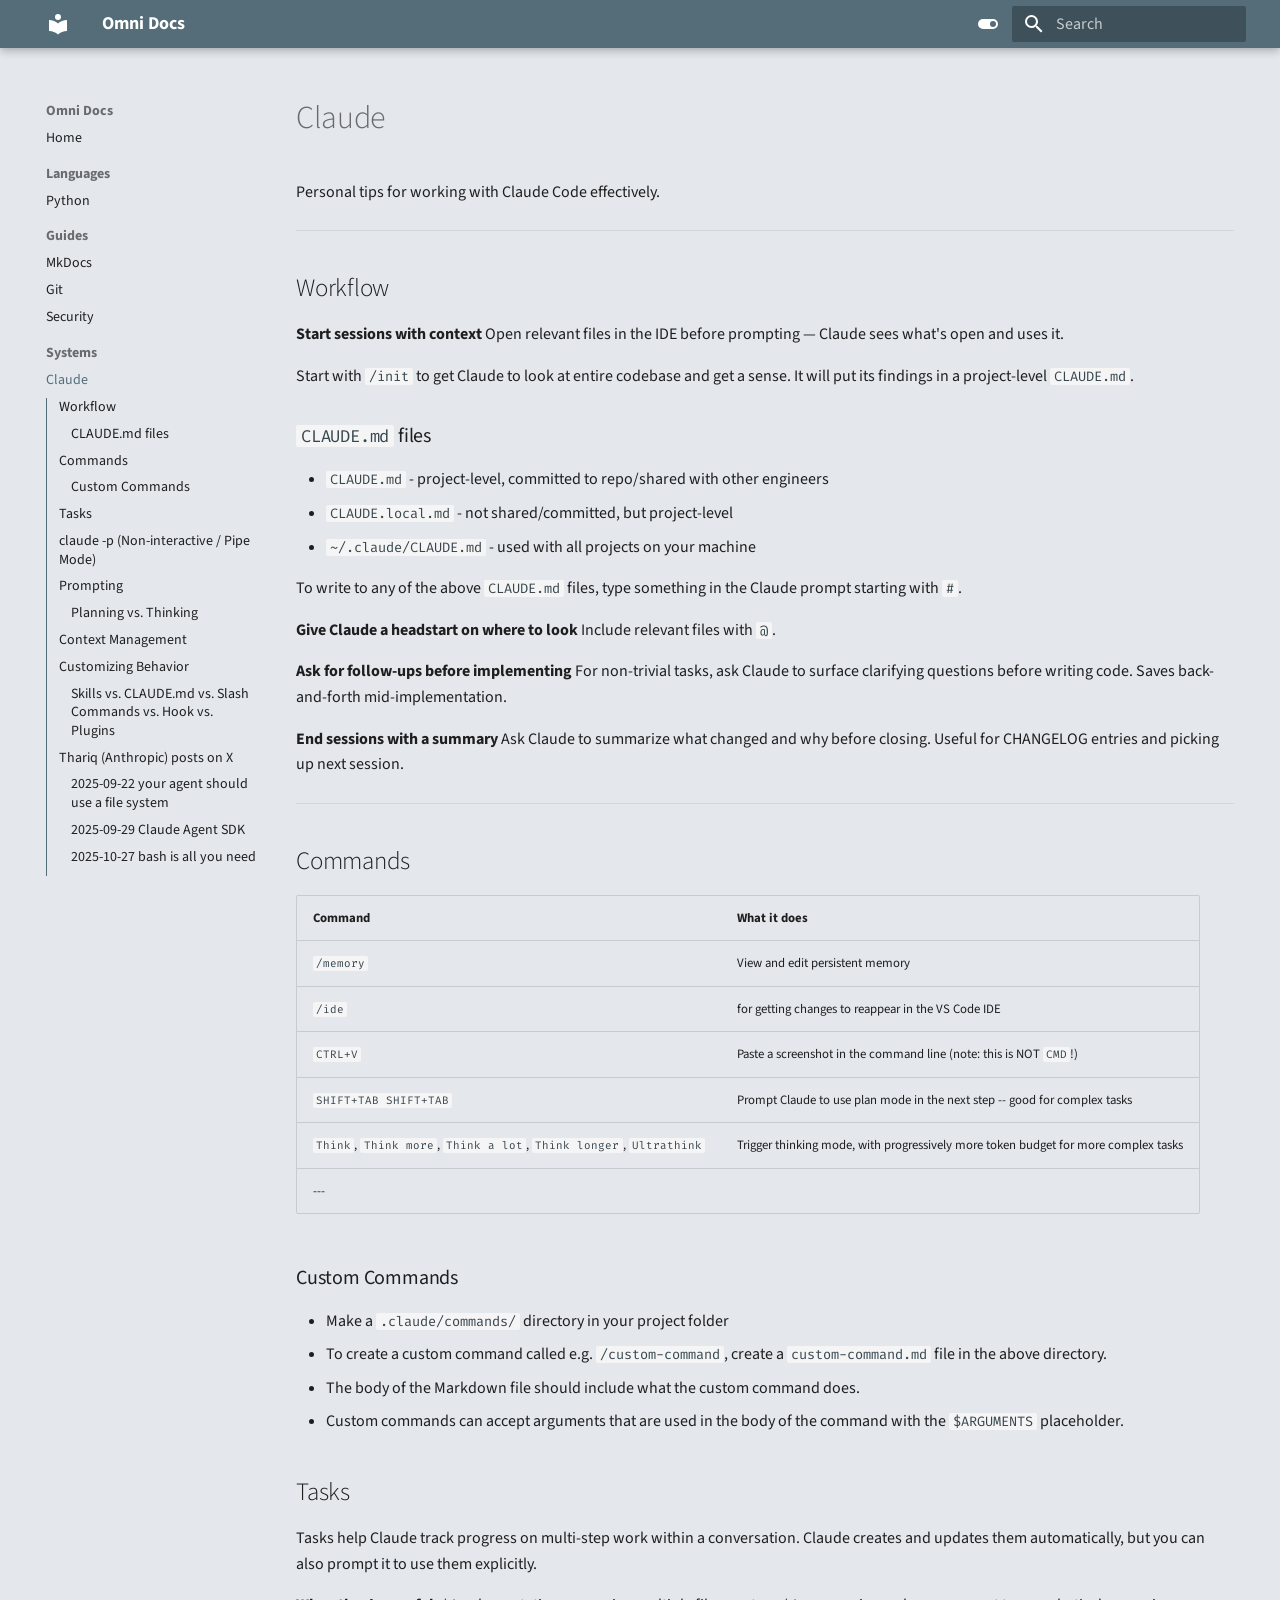
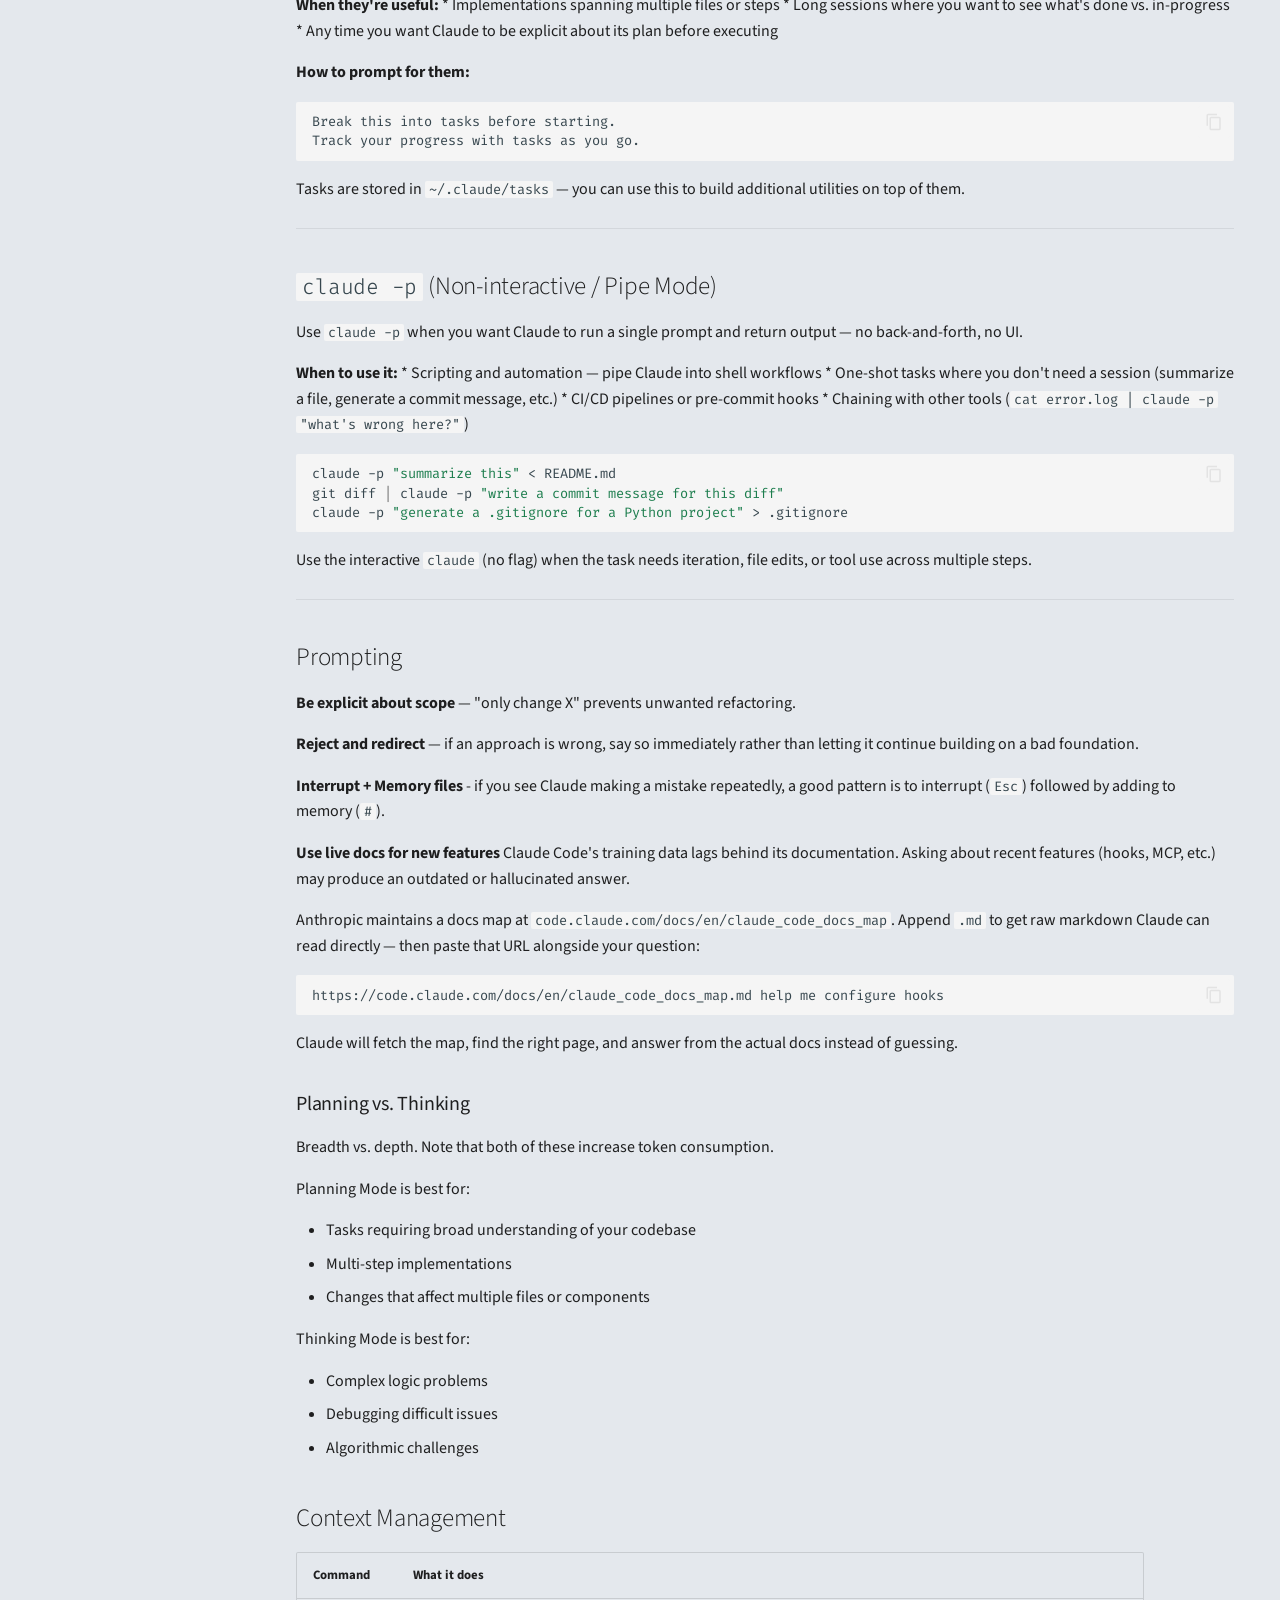
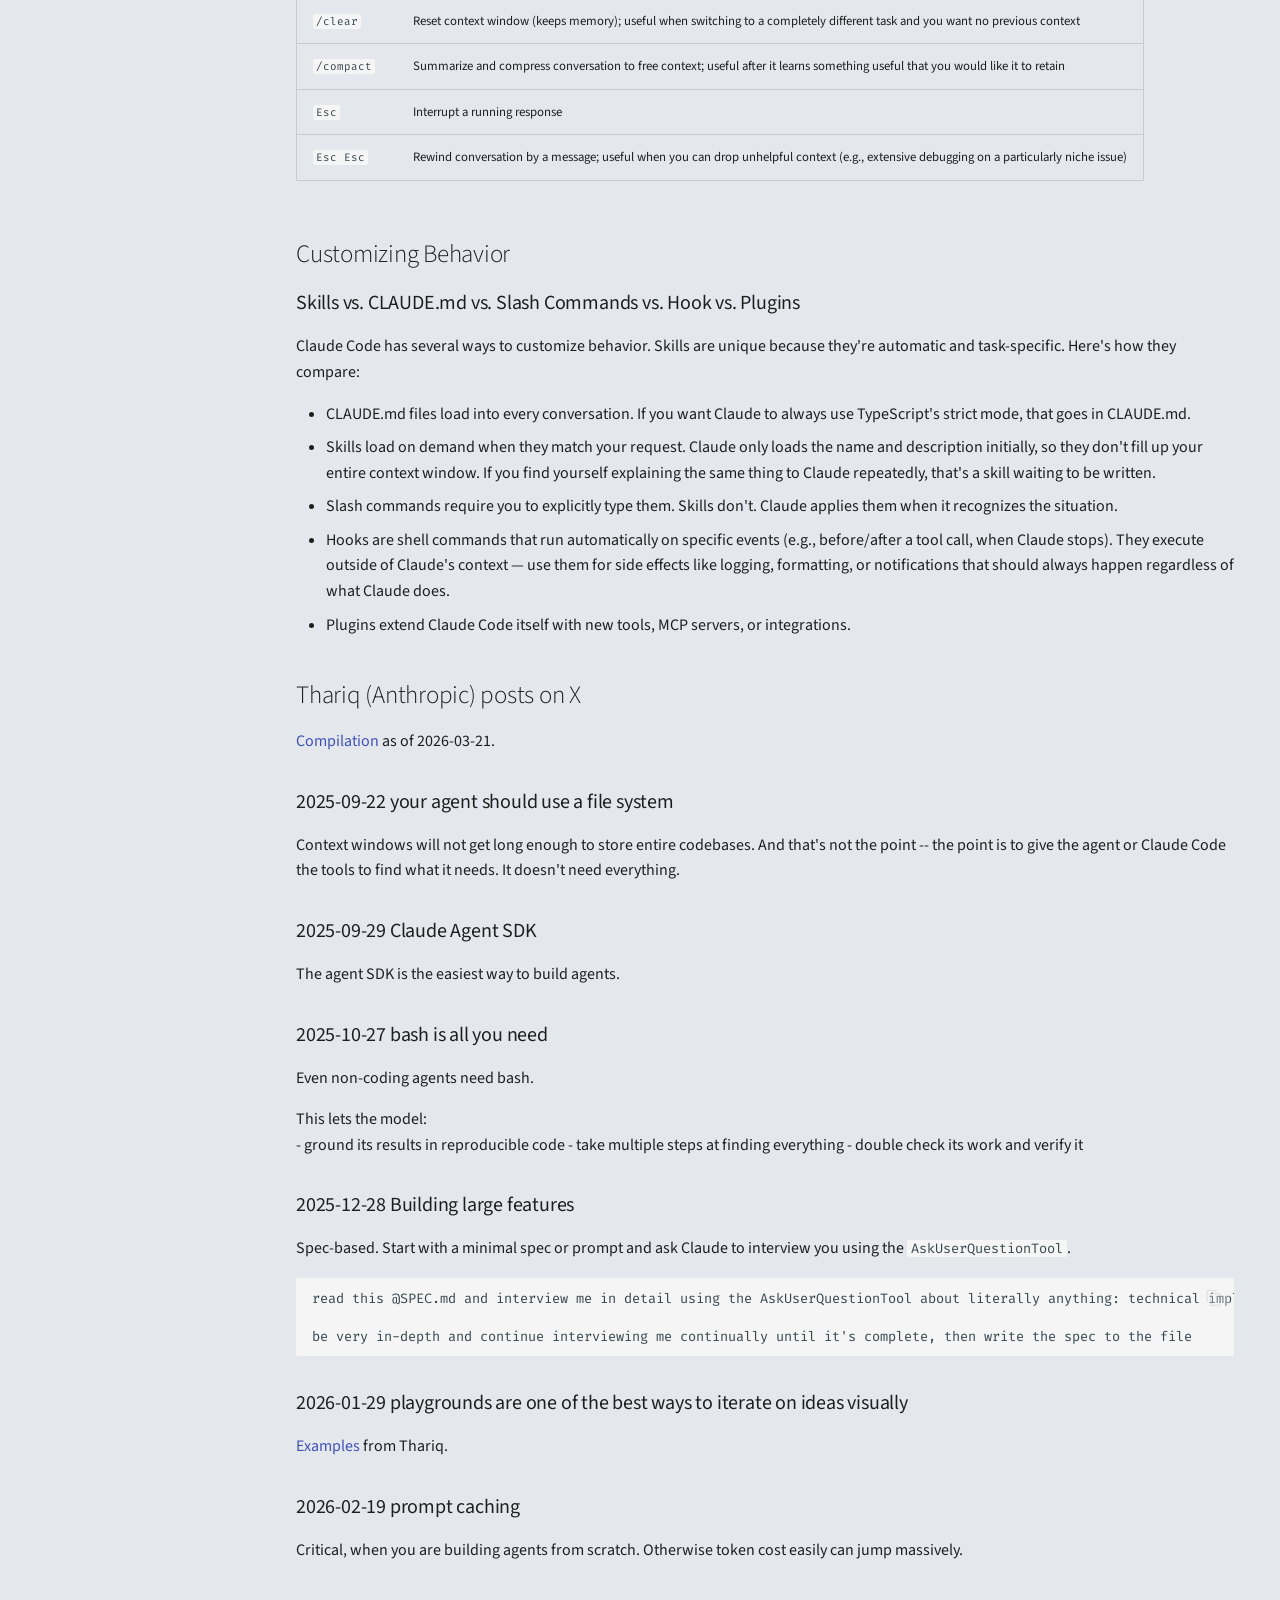
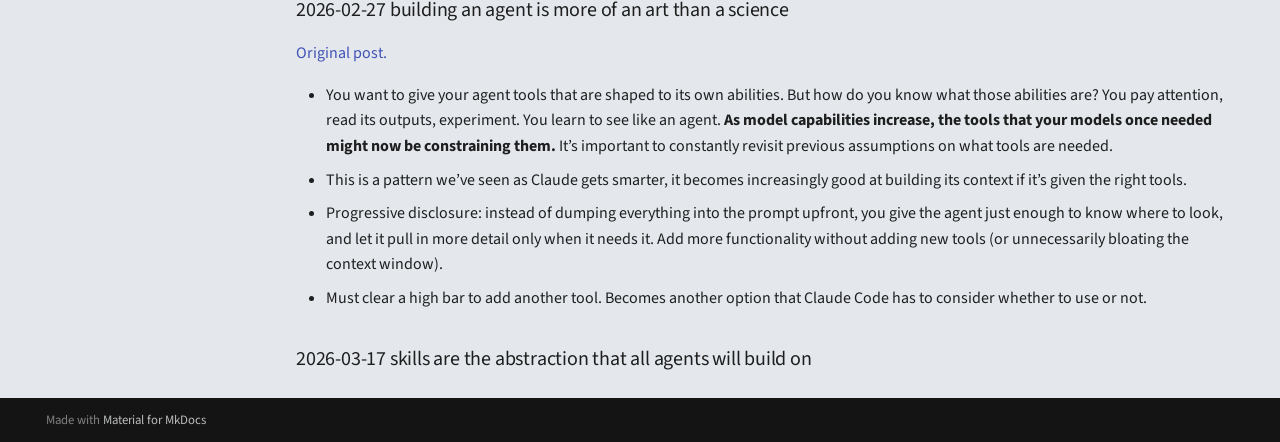
<file: systems/claude/index.html>
<!doctype html>
<html lang="en" class="no-js">
  <head>
    
      <meta charset="utf-8">
      <meta name="viewport" content="width=device-width,initial-scale=1">
      
        <meta name="description" content="Personal reference for systems, languages, ML topics, and guides.">
      
      
      
      
        <link rel="prev" href="../../guides/security/">
      
      
        <link rel="next" href="../mac/">
      
      
        
      
      
      <link rel="icon" href="../../assets/images/favicon.png">
      <meta name="generator" content="mkdocs-1.6.1, mkdocs-material-9.7.6">
    
    
      
        <title>Claude - Omni Docs</title>
      
    
    
      <link rel="stylesheet" href="../../assets/stylesheets/main.484c7ddc.min.css">
      
        
        <link rel="stylesheet" href="../../assets/stylesheets/palette.ab4e12ef.min.css">
      
      


    
    
      
    
    
      
        
        
        <link rel="preconnect" href="https://fonts.gstatic.com" crossorigin>
        <link rel="stylesheet" href="https://fonts.googleapis.com/css?family=Source+Sans+3:300,300i,400,400i,700,700i%7CFira+Code:400,400i,700,700i&display=fallback">
        <style>:root{--md-text-font:"Source Sans 3";--md-code-font:"Fira Code"}</style>
      
    
    
      <link rel="stylesheet" href="../../stylesheets/extra.css">
    
    <script>__md_scope=new URL("../..",location),__md_hash=e=>[...e].reduce(((e,_)=>(e<<5)-e+_.charCodeAt(0)),0),__md_get=(e,_=localStorage,t=__md_scope)=>JSON.parse(_.getItem(t.pathname+"."+e)),__md_set=(e,_,t=localStorage,a=__md_scope)=>{try{t.setItem(a.pathname+"."+e,JSON.stringify(_))}catch(e){}}</script>
    
      

    
    
  </head>
  
  
    
    
      
    
    
    
    
    <body dir="ltr" data-md-color-scheme="default" data-md-color-primary="blue-grey" data-md-color-accent="blue-grey">
  
    
    <input class="md-toggle" data-md-toggle="drawer" type="checkbox" id="__drawer" autocomplete="off">
    <input class="md-toggle" data-md-toggle="search" type="checkbox" id="__search" autocomplete="off">
    <label class="md-overlay" for="__drawer"></label>
    <div data-md-component="skip">
      
        
        <a href="#claude" class="md-skip">
          Skip to content
        </a>
      
    </div>
    <div data-md-component="announce">
      
    </div>
    
    
      

  

<header class="md-header md-header--shadow" data-md-component="header">
  <nav class="md-header__inner md-grid" aria-label="Header">
    <a href="../.." title="Omni Docs" class="md-header__button md-logo" aria-label="Omni Docs" data-md-component="logo">
      
  
  <svg xmlns="http://www.w3.org/2000/svg" viewBox="0 0 24 24"><path d="M12 8a3 3 0 0 0 3-3 3 3 0 0 0-3-3 3 3 0 0 0-3 3 3 3 0 0 0 3 3m0 3.54C9.64 9.35 6.5 8 3 8v11c3.5 0 6.64 1.35 9 3.54 2.36-2.19 5.5-3.54 9-3.54V8c-3.5 0-6.64 1.35-9 3.54"/></svg>

    </a>
    <label class="md-header__button md-icon" for="__drawer">
      
      <svg xmlns="http://www.w3.org/2000/svg" viewBox="0 0 24 24"><path d="M3 6h18v2H3zm0 5h18v2H3zm0 5h18v2H3z"/></svg>
    </label>
    <div class="md-header__title" data-md-component="header-title">
      <div class="md-header__ellipsis">
        <div class="md-header__topic">
          <span class="md-ellipsis">
            Omni Docs
          </span>
        </div>
        <div class="md-header__topic" data-md-component="header-topic">
          <span class="md-ellipsis">
            
              Claude
            
          </span>
        </div>
      </div>
    </div>
    
      
        <form class="md-header__option" data-md-component="palette">
  
    
    
    
    <input class="md-option" data-md-color-media="" data-md-color-scheme="default" data-md-color-primary="blue-grey" data-md-color-accent="blue-grey"  aria-label="Switch to dark mode"  type="radio" name="__palette" id="__palette_0">
    
      <label class="md-header__button md-icon" title="Switch to dark mode" for="__palette_1" hidden>
        <svg xmlns="http://www.w3.org/2000/svg" viewBox="0 0 24 24"><path d="M17 7H7a5 5 0 0 0-5 5 5 5 0 0 0 5 5h10a5 5 0 0 0 5-5 5 5 0 0 0-5-5m0 8a3 3 0 0 1-3-3 3 3 0 0 1 3-3 3 3 0 0 1 3 3 3 3 0 0 1-3 3"/></svg>
      </label>
    
  
    
    
    
    <input class="md-option" data-md-color-media="" data-md-color-scheme="slate" data-md-color-primary="black" data-md-color-accent="indigo"  aria-label="Switch to light mode"  type="radio" name="__palette" id="__palette_1">
    
      <label class="md-header__button md-icon" title="Switch to light mode" for="__palette_0" hidden>
        <svg xmlns="http://www.w3.org/2000/svg" viewBox="0 0 24 24"><path d="M17 6H7c-3.31 0-6 2.69-6 6s2.69 6 6 6h10c3.31 0 6-2.69 6-6s-2.69-6-6-6m0 10H7c-2.21 0-4-1.79-4-4s1.79-4 4-4h10c2.21 0 4 1.79 4 4s-1.79 4-4 4M7 9c-1.66 0-3 1.34-3 3s1.34 3 3 3 3-1.34 3-3-1.34-3-3-3"/></svg>
      </label>
    
  
</form>
      
    
    
      <script>var palette=__md_get("__palette");if(palette&&palette.color){if("(prefers-color-scheme)"===palette.color.media){var media=matchMedia("(prefers-color-scheme: light)"),input=document.querySelector(media.matches?"[data-md-color-media='(prefers-color-scheme: light)']":"[data-md-color-media='(prefers-color-scheme: dark)']");palette.color.media=input.getAttribute("data-md-color-media"),palette.color.scheme=input.getAttribute("data-md-color-scheme"),palette.color.primary=input.getAttribute("data-md-color-primary"),palette.color.accent=input.getAttribute("data-md-color-accent")}for(var[key,value]of Object.entries(palette.color))document.body.setAttribute("data-md-color-"+key,value)}</script>
    
    
    
      
      
        <label class="md-header__button md-icon" for="__search">
          
          <svg xmlns="http://www.w3.org/2000/svg" viewBox="0 0 24 24"><path d="M9.5 3A6.5 6.5 0 0 1 16 9.5c0 1.61-.59 3.09-1.56 4.23l.27.27h.79l5 5-1.5 1.5-5-5v-.79l-.27-.27A6.52 6.52 0 0 1 9.5 16 6.5 6.5 0 0 1 3 9.5 6.5 6.5 0 0 1 9.5 3m0 2C7 5 5 7 5 9.5S7 14 9.5 14 14 12 14 9.5 12 5 9.5 5"/></svg>
        </label>
        <div class="md-search" data-md-component="search" role="dialog">
  <label class="md-search__overlay" for="__search"></label>
  <div class="md-search__inner" role="search">
    <form class="md-search__form" name="search">
      <input type="text" class="md-search__input" name="query" aria-label="Search" placeholder="Search" autocapitalize="off" autocorrect="off" autocomplete="off" spellcheck="false" data-md-component="search-query" required>
      <label class="md-search__icon md-icon" for="__search">
        
        <svg xmlns="http://www.w3.org/2000/svg" viewBox="0 0 24 24"><path d="M9.5 3A6.5 6.5 0 0 1 16 9.5c0 1.61-.59 3.09-1.56 4.23l.27.27h.79l5 5-1.5 1.5-5-5v-.79l-.27-.27A6.52 6.52 0 0 1 9.5 16 6.5 6.5 0 0 1 3 9.5 6.5 6.5 0 0 1 9.5 3m0 2C7 5 5 7 5 9.5S7 14 9.5 14 14 12 14 9.5 12 5 9.5 5"/></svg>
        
        <svg xmlns="http://www.w3.org/2000/svg" viewBox="0 0 24 24"><path d="M20 11v2H8l5.5 5.5-1.42 1.42L4.16 12l7.92-7.92L13.5 5.5 8 11z"/></svg>
      </label>
      <nav class="md-search__options" aria-label="Search">
        
        <button type="reset" class="md-search__icon md-icon" title="Clear" aria-label="Clear" tabindex="-1">
          
          <svg xmlns="http://www.w3.org/2000/svg" viewBox="0 0 24 24"><path d="M19 6.41 17.59 5 12 10.59 6.41 5 5 6.41 10.59 12 5 17.59 6.41 19 12 13.41 17.59 19 19 17.59 13.41 12z"/></svg>
        </button>
      </nav>
      
    </form>
    <div class="md-search__output">
      <div class="md-search__scrollwrap" tabindex="0" data-md-scrollfix>
        <div class="md-search-result" data-md-component="search-result">
          <div class="md-search-result__meta">
            Initializing search
          </div>
          <ol class="md-search-result__list" role="presentation"></ol>
        </div>
      </div>
    </div>
  </div>
</div>
      
    
    
  </nav>
  
</header>
    
    <div class="md-container" data-md-component="container">
      
      
        
          
        
      
      <main class="md-main" data-md-component="main">
        <div class="md-main__inner md-grid">
          
            
              
              <div class="md-sidebar md-sidebar--primary" data-md-component="sidebar" data-md-type="navigation" >
                <div class="md-sidebar__scrollwrap">
                  <div class="md-sidebar__inner">
                    



  

<nav class="md-nav md-nav--primary md-nav--integrated" aria-label="Navigation" data-md-level="0">
  <label class="md-nav__title" for="__drawer">
    <a href="../.." title="Omni Docs" class="md-nav__button md-logo" aria-label="Omni Docs" data-md-component="logo">
      
  
  <svg xmlns="http://www.w3.org/2000/svg" viewBox="0 0 24 24"><path d="M12 8a3 3 0 0 0 3-3 3 3 0 0 0-3-3 3 3 0 0 0-3 3 3 3 0 0 0 3 3m0 3.54C9.64 9.35 6.5 8 3 8v11c3.5 0 6.64 1.35 9 3.54 2.36-2.19 5.5-3.54 9-3.54V8c-3.5 0-6.64 1.35-9 3.54"/></svg>

    </a>
    Omni Docs
  </label>
  
  <ul class="md-nav__list" data-md-scrollfix>
    
      
      
  
  
  
  
    <li class="md-nav__item">
      <a href="../.." class="md-nav__link">
        
  
  
  <span class="md-ellipsis">
    
  
    Home
  

    
  </span>
  
  

      </a>
    </li>
  

    
      
      
  
  
  
  
    
    
    
    
      
        
        
      
    
    
    <li class="md-nav__item md-nav__item--section md-nav__item--nested">
      
        
        
        <input class="md-nav__toggle md-toggle " type="checkbox" id="__nav_2" >
        
          
          <label class="md-nav__link" for="__nav_2" id="__nav_2_label" tabindex="">
            
  
  
  <span class="md-ellipsis">
    
  
    Languages
  

    
  </span>
  
  

            <span class="md-nav__icon md-icon"></span>
          </label>
        
        <nav class="md-nav" data-md-level="1" aria-labelledby="__nav_2_label" aria-expanded="false">
          <label class="md-nav__title" for="__nav_2">
            <span class="md-nav__icon md-icon"></span>
            
  
    Languages
  

          </label>
          <ul class="md-nav__list" data-md-scrollfix>
            
              
                
  
  
  
  
    <li class="md-nav__item">
      <a href="../../languages/python/" class="md-nav__link">
        
  
  
  <span class="md-ellipsis">
    
  
    Python
  

    
  </span>
  
  

      </a>
    </li>
  

              
            
          </ul>
        </nav>
      
    </li>
  

    
      
      
  
  
  
  
    
    
    
    
      
        
        
      
    
    
    <li class="md-nav__item md-nav__item--section md-nav__item--nested">
      
        
        
        <input class="md-nav__toggle md-toggle " type="checkbox" id="__nav_3" >
        
          
          <label class="md-nav__link" for="__nav_3" id="__nav_3_label" tabindex="">
            
  
  
  <span class="md-ellipsis">
    
  
    Guides
  

    
  </span>
  
  

            <span class="md-nav__icon md-icon"></span>
          </label>
        
        <nav class="md-nav" data-md-level="1" aria-labelledby="__nav_3_label" aria-expanded="false">
          <label class="md-nav__title" for="__nav_3">
            <span class="md-nav__icon md-icon"></span>
            
  
    Guides
  

          </label>
          <ul class="md-nav__list" data-md-scrollfix>
            
              
                
  
  
  
  
    <li class="md-nav__item">
      <a href="../../guides/mkdocs/" class="md-nav__link">
        
  
  
  <span class="md-ellipsis">
    
  
    MkDocs
  

    
  </span>
  
  

      </a>
    </li>
  

              
            
              
                
  
  
  
  
    <li class="md-nav__item">
      <a href="../../guides/git/" class="md-nav__link">
        
  
  
  <span class="md-ellipsis">
    
  
    Git
  

    
  </span>
  
  

      </a>
    </li>
  

              
            
              
                
  
  
  
  
    <li class="md-nav__item">
      <a href="../../guides/security/" class="md-nav__link">
        
  
  
  <span class="md-ellipsis">
    
  
    Security
  

    
  </span>
  
  

      </a>
    </li>
  

              
            
          </ul>
        </nav>
      
    </li>
  

    
      
      
  
  
    
  
  
  
    
    
    
    
      
        
        
      
    
    
    <li class="md-nav__item md-nav__item--active md-nav__item--section md-nav__item--nested">
      
        
        
        <input class="md-nav__toggle md-toggle " type="checkbox" id="__nav_4" checked>
        
          
          <label class="md-nav__link" for="__nav_4" id="__nav_4_label" tabindex="">
            
  
  
  <span class="md-ellipsis">
    
  
    Systems
  

    
  </span>
  
  

            <span class="md-nav__icon md-icon"></span>
          </label>
        
        <nav class="md-nav" data-md-level="1" aria-labelledby="__nav_4_label" aria-expanded="true">
          <label class="md-nav__title" for="__nav_4">
            <span class="md-nav__icon md-icon"></span>
            
  
    Systems
  

          </label>
          <ul class="md-nav__list" data-md-scrollfix>
            
              
                
  
  
    
  
  
  
    <li class="md-nav__item md-nav__item--active">
      
      <input class="md-nav__toggle md-toggle" type="checkbox" id="__toc">
      
      
        
      
      
        <label class="md-nav__link md-nav__link--active" for="__toc">
          
  
  
  <span class="md-ellipsis">
    
  
    Claude
  

    
  </span>
  
  

          <span class="md-nav__icon md-icon"></span>
        </label>
      
      <a href="./" class="md-nav__link md-nav__link--active">
        
  
  
  <span class="md-ellipsis">
    
  
    Claude
  

    
  </span>
  
  

      </a>
      
        

<nav class="md-nav md-nav--secondary" aria-label="Table of contents">
  
  
  
    
  
  
    <label class="md-nav__title" for="__toc">
      <span class="md-nav__icon md-icon"></span>
      Table of contents
    </label>
    <ul class="md-nav__list" data-md-component="toc" data-md-scrollfix>
      
        <li class="md-nav__item">
  <a href="#workflow" class="md-nav__link">
    <span class="md-ellipsis">
      
        Workflow
      
    </span>
  </a>
  
    <nav class="md-nav" aria-label="Workflow">
      <ul class="md-nav__list">
        
          <li class="md-nav__item">
  <a href="#claudemd-files" class="md-nav__link">
    <span class="md-ellipsis">
      
        CLAUDE.md files
      
    </span>
  </a>
  
</li>
        
      </ul>
    </nav>
  
</li>
      
        <li class="md-nav__item">
  <a href="#commands" class="md-nav__link">
    <span class="md-ellipsis">
      
        Commands
      
    </span>
  </a>
  
    <nav class="md-nav" aria-label="Commands">
      <ul class="md-nav__list">
        
          <li class="md-nav__item">
  <a href="#custom-commands" class="md-nav__link">
    <span class="md-ellipsis">
      
        Custom Commands
      
    </span>
  </a>
  
</li>
        
      </ul>
    </nav>
  
</li>
      
        <li class="md-nav__item">
  <a href="#tasks" class="md-nav__link">
    <span class="md-ellipsis">
      
        Tasks
      
    </span>
  </a>
  
</li>
      
        <li class="md-nav__item">
  <a href="#claude-p-non-interactive-pipe-mode" class="md-nav__link">
    <span class="md-ellipsis">
      
        claude -p (Non-interactive / Pipe Mode)
      
    </span>
  </a>
  
</li>
      
        <li class="md-nav__item">
  <a href="#prompting" class="md-nav__link">
    <span class="md-ellipsis">
      
        Prompting
      
    </span>
  </a>
  
    <nav class="md-nav" aria-label="Prompting">
      <ul class="md-nav__list">
        
          <li class="md-nav__item">
  <a href="#planning-vs-thinking" class="md-nav__link">
    <span class="md-ellipsis">
      
        Planning vs. Thinking
      
    </span>
  </a>
  
</li>
        
      </ul>
    </nav>
  
</li>
      
        <li class="md-nav__item">
  <a href="#context-management" class="md-nav__link">
    <span class="md-ellipsis">
      
        Context Management
      
    </span>
  </a>
  
</li>
      
        <li class="md-nav__item">
  <a href="#customizing-behavior" class="md-nav__link">
    <span class="md-ellipsis">
      
        Customizing Behavior
      
    </span>
  </a>
  
    <nav class="md-nav" aria-label="Customizing Behavior">
      <ul class="md-nav__list">
        
          <li class="md-nav__item">
  <a href="#skills-vs-claudemd-vs-slash-commands-vs-hook-vs-plugins" class="md-nav__link">
    <span class="md-ellipsis">
      
        Skills vs. CLAUDE.md vs. Slash Commands vs. Hook vs. Plugins
      
    </span>
  </a>
  
</li>
        
      </ul>
    </nav>
  
</li>
      
        <li class="md-nav__item">
  <a href="#thariq-anthropic-posts-on-x" class="md-nav__link">
    <span class="md-ellipsis">
      
        Thariq (Anthropic) posts on X
      
    </span>
  </a>
  
    <nav class="md-nav" aria-label="Thariq (Anthropic) posts on X">
      <ul class="md-nav__list">
        
          <li class="md-nav__item">
  <a href="#2025-09-22-your-agent-should-use-a-file-system" class="md-nav__link">
    <span class="md-ellipsis">
      
        2025-09-22 your agent should use a file system
      
    </span>
  </a>
  
</li>
        
          <li class="md-nav__item">
  <a href="#2025-09-29-claude-agent-sdk" class="md-nav__link">
    <span class="md-ellipsis">
      
        2025-09-29 Claude Agent SDK
      
    </span>
  </a>
  
</li>
        
          <li class="md-nav__item">
  <a href="#2025-10-27-bash-is-all-you-need" class="md-nav__link">
    <span class="md-ellipsis">
      
        2025-10-27 bash is all you need
      
    </span>
  </a>
  
</li>
        
          <li class="md-nav__item">
  <a href="#2025-12-28-building-large-features" class="md-nav__link">
    <span class="md-ellipsis">
      
        2025-12-28 Building large features
      
    </span>
  </a>
  
</li>
        
          <li class="md-nav__item">
  <a href="#2026-01-29-playgrounds-are-one-of-the-best-ways-to-iterate-on-ideas-visually" class="md-nav__link">
    <span class="md-ellipsis">
      
        2026-01-29 playgrounds are one of the best ways to iterate on ideas visually
      
    </span>
  </a>
  
</li>
        
          <li class="md-nav__item">
  <a href="#2026-02-19-prompt-caching" class="md-nav__link">
    <span class="md-ellipsis">
      
        2026-02-19 prompt caching
      
    </span>
  </a>
  
</li>
        
          <li class="md-nav__item">
  <a href="#2026-02-27-building-an-agent-is-more-of-an-art-than-a-science" class="md-nav__link">
    <span class="md-ellipsis">
      
        2026-02-27 building an agent is more of an art than a science
      
    </span>
  </a>
  
</li>
        
          <li class="md-nav__item">
  <a href="#2026-03-17-skills-are-the-abstraction-that-all-agents-will-build-on" class="md-nav__link">
    <span class="md-ellipsis">
      
        2026-03-17 skills are the abstraction that all agents will build on
      
    </span>
  </a>
  
</li>
        
      </ul>
    </nav>
  
</li>
      
    </ul>
  
</nav>
      
    </li>
  

              
            
              
                
  
  
  
  
    <li class="md-nav__item">
      <a href="../mac/" class="md-nav__link">
        
  
  
  <span class="md-ellipsis">
    
  
    Mac
  

    
  </span>
  
  

      </a>
    </li>
  

              
            
          </ul>
        </nav>
      
    </li>
  

    
      
      
  
  
  
  
    
    
    
    
      
        
        
      
    
    
    <li class="md-nav__item md-nav__item--section md-nav__item--nested">
      
        
        
        <input class="md-nav__toggle md-toggle " type="checkbox" id="__nav_5" >
        
          
          <label class="md-nav__link" for="__nav_5" id="__nav_5_label" tabindex="">
            
  
  
  <span class="md-ellipsis">
    
  
    Concepts
  

    
  </span>
  
  

            <span class="md-nav__icon md-icon"></span>
          </label>
        
        <nav class="md-nav" data-md-level="1" aria-labelledby="__nav_5_label" aria-expanded="false">
          <label class="md-nav__title" for="__nav_5">
            <span class="md-nav__icon md-icon"></span>
            
  
    Concepts
  

          </label>
          <ul class="md-nav__list" data-md-scrollfix>
            
              
                
  
  
  
  
    <li class="md-nav__item">
      <a href="../../concepts/ai-community/" class="md-nav__link">
        
  
  
  <span class="md-ellipsis">
    
  
    AI Community
  

    
  </span>
  
  

      </a>
    </li>
  

              
            
          </ul>
        </nav>
      
    </li>
  

    
  </ul>
</nav>
                  </div>
                </div>
              </div>
            
            
          
          
            <div class="md-content" data-md-component="content">
              
              <article class="md-content__inner md-typeset">
                
                  



<h1 id="claude">Claude</h1>
<p>Personal tips for working with Claude Code effectively.</p>
<hr />
<h2 id="workflow">Workflow</h2>
<p><strong>Start sessions with context</strong>
Open relevant files in the IDE before prompting — Claude sees what's open and uses it.</p>
<p>Start with <code>/init</code> to get Claude to look at entire codebase and get a sense. It will put its findings in a project-level <code>CLAUDE.md</code>.</p>
<h3 id="claudemd-files"><code>CLAUDE.md</code> files</h3>
<ul>
<li><code>CLAUDE.md</code> - project-level, committed to repo/shared with other engineers</li>
<li><code>CLAUDE.local.md</code> - not shared/committed, but project-level</li>
<li><code>~/.claude/CLAUDE.md</code> - used with all projects on your machine</li>
</ul>
<p>To write to any of the above <code>CLAUDE.md</code> files, type something in the Claude prompt starting with <code>#</code>.</p>
<p><strong>Give Claude a headstart on where to look</strong>
Include relevant files with <code>@</code>.</p>
<p><strong>Ask for follow-ups before implementing</strong>
For non-trivial tasks, ask Claude to surface clarifying questions before writing code. Saves back-and-forth mid-implementation.</p>
<p><strong>End sessions with a summary</strong>
Ask Claude to summarize what changed and why before closing. Useful for CHANGELOG entries and picking up next session.</p>
<hr />
<h2 id="commands">Commands</h2>
<table>
<thead>
<tr>
<th>Command</th>
<th>What it does</th>
</tr>
</thead>
<tbody>
<tr>
<td><code>/memory</code></td>
<td>View and edit persistent memory</td>
</tr>
<tr>
<td><code>/ide</code></td>
<td>for getting changes to reappear in the VS Code IDE</td>
</tr>
<tr>
<td><code>CTRL+V</code></td>
<td>Paste a screenshot in the command line (note: this is NOT <code>CMD</code>!)</td>
</tr>
<tr>
<td><code>SHIFT+TAB SHIFT+TAB</code></td>
<td>Prompt Claude to use plan mode in the next step -- good for complex tasks</td>
</tr>
<tr>
<td><code>Think</code>, <code>Think more</code>, <code>Think a lot</code>, <code>Think longer</code>, <code>Ultrathink</code></td>
<td>Trigger thinking mode, with progressively more token budget for more complex tasks</td>
</tr>
<tr>
<td>---</td>
<td></td>
</tr>
</tbody>
</table>
<h3 id="custom-commands">Custom Commands</h3>
<ul>
<li>Make a <code>.claude/commands/</code> directory in your project folder</li>
<li>To create a custom command called e.g. <code>/custom-command</code>, create a <code>custom-command.md</code> file in the above directory.</li>
<li>The body of the Markdown file should include what the custom command does.</li>
<li>Custom commands can accept arguments that are used in the body of the command with the <code>$ARGUMENTS</code> placeholder.</li>
</ul>
<h2 id="tasks">Tasks</h2>
<p>Tasks help Claude track progress on multi-step work within a conversation. Claude creates and updates them automatically, but you can also prompt it to use them explicitly.</p>
<p><strong>When they're useful:</strong>
* Implementations spanning multiple files or steps
* Long sessions where you want to see what's done vs. in-progress
* Any time you want Claude to be explicit about its plan before executing</p>
<p><strong>How to prompt for them:</strong>
<div class="highlight"><pre><span></span><code><a id="__codelineno-0-1" name="__codelineno-0-1" href="#__codelineno-0-1"></a>Break this into tasks before starting.
<a id="__codelineno-0-2" name="__codelineno-0-2" href="#__codelineno-0-2"></a>Track your progress with tasks as you go.
</code></pre></div></p>
<p>Tasks are stored in <code>~/.claude/tasks</code> — you can use this to build additional utilities on top of them.</p>
<hr />
<h2 id="claude-p-non-interactive-pipe-mode"><code>claude -p</code> (Non-interactive / Pipe Mode)</h2>
<p>Use <code>claude -p</code> when you want Claude to run a single prompt and return output — no back-and-forth, no UI.</p>
<p><strong>When to use it:</strong>
* Scripting and automation — pipe Claude into shell workflows
* One-shot tasks where you don't need a session (summarize a file, generate a commit message, etc.)
* CI/CD pipelines or pre-commit hooks
* Chaining with other tools (<code>cat error.log | claude -p "what's wrong here?"</code>)</p>
<div class="highlight"><pre><span></span><code><a id="__codelineno-1-1" name="__codelineno-1-1" href="#__codelineno-1-1"></a>claude<span class="w"> </span>-p<span class="w"> </span><span class="s2">&quot;summarize this&quot;</span><span class="w"> </span>&lt;<span class="w"> </span>README.md
<a id="__codelineno-1-2" name="__codelineno-1-2" href="#__codelineno-1-2"></a>git<span class="w"> </span>diff<span class="w"> </span><span class="p">|</span><span class="w"> </span>claude<span class="w"> </span>-p<span class="w"> </span><span class="s2">&quot;write a commit message for this diff&quot;</span>
<a id="__codelineno-1-3" name="__codelineno-1-3" href="#__codelineno-1-3"></a>claude<span class="w"> </span>-p<span class="w"> </span><span class="s2">&quot;generate a .gitignore for a Python project&quot;</span><span class="w"> </span>&gt;<span class="w"> </span>.gitignore
</code></pre></div>
<p>Use the interactive <code>claude</code> (no flag) when the task needs iteration, file edits, or tool use across multiple steps.</p>
<hr />
<h2 id="prompting">Prompting</h2>
<p><strong>Be explicit about scope</strong> — "only change X" prevents unwanted refactoring.</p>
<p><strong>Reject and redirect</strong> — if an approach is wrong, say so immediately rather than letting it continue building on a bad foundation.</p>
<p><strong>Interrupt + Memory files</strong> - if you see Claude making a mistake repeatedly, a good pattern is to interrupt (<code>Esc</code>) followed by adding to memory (<code>#</code>). </p>
<p><strong>Use live docs for new features</strong>
Claude Code's training data lags behind its documentation. Asking about recent features (hooks, MCP, etc.) may produce an outdated or hallucinated answer.</p>
<p>Anthropic maintains a docs map at <code>code.claude.com/docs/en/claude_code_docs_map</code>. Append <code>.md</code> to get raw markdown Claude can read directly — then paste that URL alongside your question:</p>
<div class="highlight"><pre><span></span><code><a id="__codelineno-2-1" name="__codelineno-2-1" href="#__codelineno-2-1"></a>https://code.claude.com/docs/en/claude_code_docs_map.md help me configure hooks
</code></pre></div>
<p>Claude will fetch the map, find the right page, and answer from the actual docs instead of guessing.</p>
<h3 id="planning-vs-thinking">Planning vs. Thinking</h3>
<p>Breadth vs. depth. Note that both of these increase token consumption.</p>
<p>Planning Mode is best for:</p>
<ul>
<li>Tasks requiring broad understanding of your codebase</li>
<li>Multi-step implementations</li>
<li>Changes that affect multiple files or components</li>
</ul>
<p>Thinking Mode is best for:</p>
<ul>
<li>Complex logic problems</li>
<li>Debugging difficult issues</li>
<li>Algorithmic challenges</li>
</ul>
<h2 id="context-management">Context Management</h2>
<table>
<thead>
<tr>
<th>Command</th>
<th>What it does</th>
</tr>
</thead>
<tbody>
<tr>
<td><code>/clear</code></td>
<td>Reset context window (keeps memory); useful when switching to a completely different task and you want no previous context</td>
</tr>
<tr>
<td><code>/compact</code></td>
<td>Summarize and compress conversation to free context; useful after it learns something useful that you would like it to retain</td>
</tr>
<tr>
<td><code>Esc</code></td>
<td>Interrupt a running response</td>
</tr>
<tr>
<td><code>Esc Esc</code></td>
<td>Rewind conversation by a message; useful when you can drop unhelpful context (e.g., extensive debugging on a particularly niche issue)</td>
</tr>
</tbody>
</table>
<h2 id="customizing-behavior">Customizing Behavior</h2>
<h3 id="skills-vs-claudemd-vs-slash-commands-vs-hook-vs-plugins">Skills vs. CLAUDE.md vs. Slash Commands vs. Hook vs. Plugins</h3>
<p>Claude Code has several ways to customize behavior. Skills are unique because they're automatic and task-specific. Here's how they compare:</p>
<ul>
<li>CLAUDE.md files load into every conversation. If you want Claude to always use TypeScript's strict mode, that goes in CLAUDE.md.</li>
<li>Skills load on demand when they match your request. Claude only loads the name and description initially, so they don't fill up your entire context window. If you find yourself explaining the same thing to Claude repeatedly, that's a skill waiting to be written.</li>
<li>Slash commands require you to explicitly type them. Skills don't. Claude applies them when it recognizes the situation.</li>
<li>Hooks are shell commands that run automatically on specific events (e.g., before/after a tool call, when Claude stops). They execute outside of Claude's context — use them for side effects like logging, formatting, or notifications that should always happen regardless of what Claude does.</li>
<li>Plugins extend Claude Code itself with new tools, MCP servers, or integrations.</li>
</ul>
<h2 id="thariq-anthropic-posts-on-x">Thariq (Anthropic) posts on X</h2>
<p><a href="https://x.com/trq212/status/2035372716820218141?s=20">Compilation</a> as of 2026-03-21.</p>
<h3 id="2025-09-22-your-agent-should-use-a-file-system">2025-09-22 your agent should use a file system</h3>
<p>Context windows will not get long enough to store entire codebases. And that's not the point -- the point is to give the agent or Claude Code the tools to find what it needs. It doesn't need everything.</p>
<h3 id="2025-09-29-claude-agent-sdk">2025-09-29 Claude Agent SDK</h3>
<p>The agent SDK is the easiest way to build agents.</p>
<h3 id="2025-10-27-bash-is-all-you-need">2025-10-27 bash is all you need</h3>
<p>Even non-coding agents need bash.</p>
<p>This lets the model:<br />
- ground its results in reproducible code 
- take multiple steps at finding everything 
- double check its work and verify it</p>
<h3 id="2025-12-28-building-large-features">2025-12-28 Building large features</h3>
<p>Spec-based. Start with a minimal spec or prompt and ask Claude to interview you using the <code>AskUserQuestionTool</code>.</p>
<div class="highlight"><pre><span></span><code><a id="__codelineno-3-1" name="__codelineno-3-1" href="#__codelineno-3-1"></a>read this @SPEC.md and interview me in detail using the AskUserQuestionTool about literally anything: technical implementation, UI &amp; UX, concerns, tradeoffs, etc. but make sure the questions are not obvious
<a id="__codelineno-3-2" name="__codelineno-3-2" href="#__codelineno-3-2"></a>
<a id="__codelineno-3-3" name="__codelineno-3-3" href="#__codelineno-3-3"></a>be very in-depth and continue interviewing me continually until it&#39;s complete, then write the spec to the file
</code></pre></div>
<h3 id="2026-01-29-playgrounds-are-one-of-the-best-ways-to-iterate-on-ideas-visually">2026-01-29 playgrounds are one of the best ways to iterate on ideas visually</h3>
<p><a href="https://x.com/trq212/status/2017024445244924382?s=20">Examples</a> from Thariq.</p>
<h3 id="2026-02-19-prompt-caching">2026-02-19 prompt caching</h3>
<p>Critical, when you are building agents from scratch. Otherwise token cost easily can jump massively.</p>
<h3 id="2026-02-27-building-an-agent-is-more-of-an-art-than-a-science">2026-02-27 building an agent is more of an art than a science</h3>
<p><a href="https://x.com/trq212/status/2027463795355095314">Original post.</a></p>
<ul>
<li>You want to give your agent tools that are shaped to its own abilities. But how do you know what those abilities are? You pay attention, read its outputs, experiment. You learn to see like an agent. <strong>As model capabilities increase, the tools that your models once needed might now be constraining them.</strong> It’s important to constantly revisit previous assumptions on what tools are needed.</li>
<li>This is a pattern we’ve seen as Claude gets smarter, it becomes increasingly good at building its context if it’s given the right tools. </li>
<li>Progressive disclosure: instead of dumping everything into the prompt upfront, you give the agent just enough to know where to look, and let it pull in more detail only when it needs it. Add more functionality without adding new tools (or unnecessarily bloating the context window).</li>
<li>Must clear a high bar to add another tool. Becomes another option that Claude Code has to consider whether to use or not.</li>
</ul>
<h3 id="2026-03-17-skills-are-the-abstraction-that-all-agents-will-build-on">2026-03-17 skills are the abstraction that all agents will build on</h3>












                
              </article>
            </div>
          
          
<script>var target=document.getElementById(location.hash.slice(1));target&&target.name&&(target.checked=target.name.startsWith("__tabbed_"))</script>
        </div>
        
          <button type="button" class="md-top md-icon" data-md-component="top" hidden>
  
  <svg xmlns="http://www.w3.org/2000/svg" viewBox="0 0 24 24"><path d="M13 20h-2V8l-5.5 5.5-1.42-1.42L12 4.16l7.92 7.92-1.42 1.42L13 8z"/></svg>
  Back to top
</button>
        
      </main>
      
        <footer class="md-footer">
  
  <div class="md-footer-meta md-typeset">
    <div class="md-footer-meta__inner md-grid">
      <div class="md-copyright">
  
  
    Made with
    <a href="https://squidfunk.github.io/mkdocs-material/" target="_blank" rel="noopener">
      Material for MkDocs
    </a>
  
</div>
      
    </div>
  </div>
</footer>
      
    </div>
    <div class="md-dialog" data-md-component="dialog">
      <div class="md-dialog__inner md-typeset"></div>
    </div>
    
    
    
      
      
      <script id="__config" type="application/json">{"annotate": null, "base": "../..", "features": ["navigation.sections", "navigation.top", "navigation.integrate", "toc.integrate", "search.highlight", "content.code.copy"], "search": "../../assets/javascripts/workers/search.2c215733.min.js", "tags": null, "translations": {"clipboard.copied": "Copied to clipboard", "clipboard.copy": "Copy to clipboard", "search.result.more.one": "1 more on this page", "search.result.more.other": "# more on this page", "search.result.none": "No matching documents", "search.result.one": "1 matching document", "search.result.other": "# matching documents", "search.result.placeholder": "Type to start searching", "search.result.term.missing": "Missing", "select.version": "Select version"}, "version": null}</script>
    
    
      <script src="../../assets/javascripts/bundle.79ae519e.min.js"></script>
      
    
  </body>
</html>
</file>
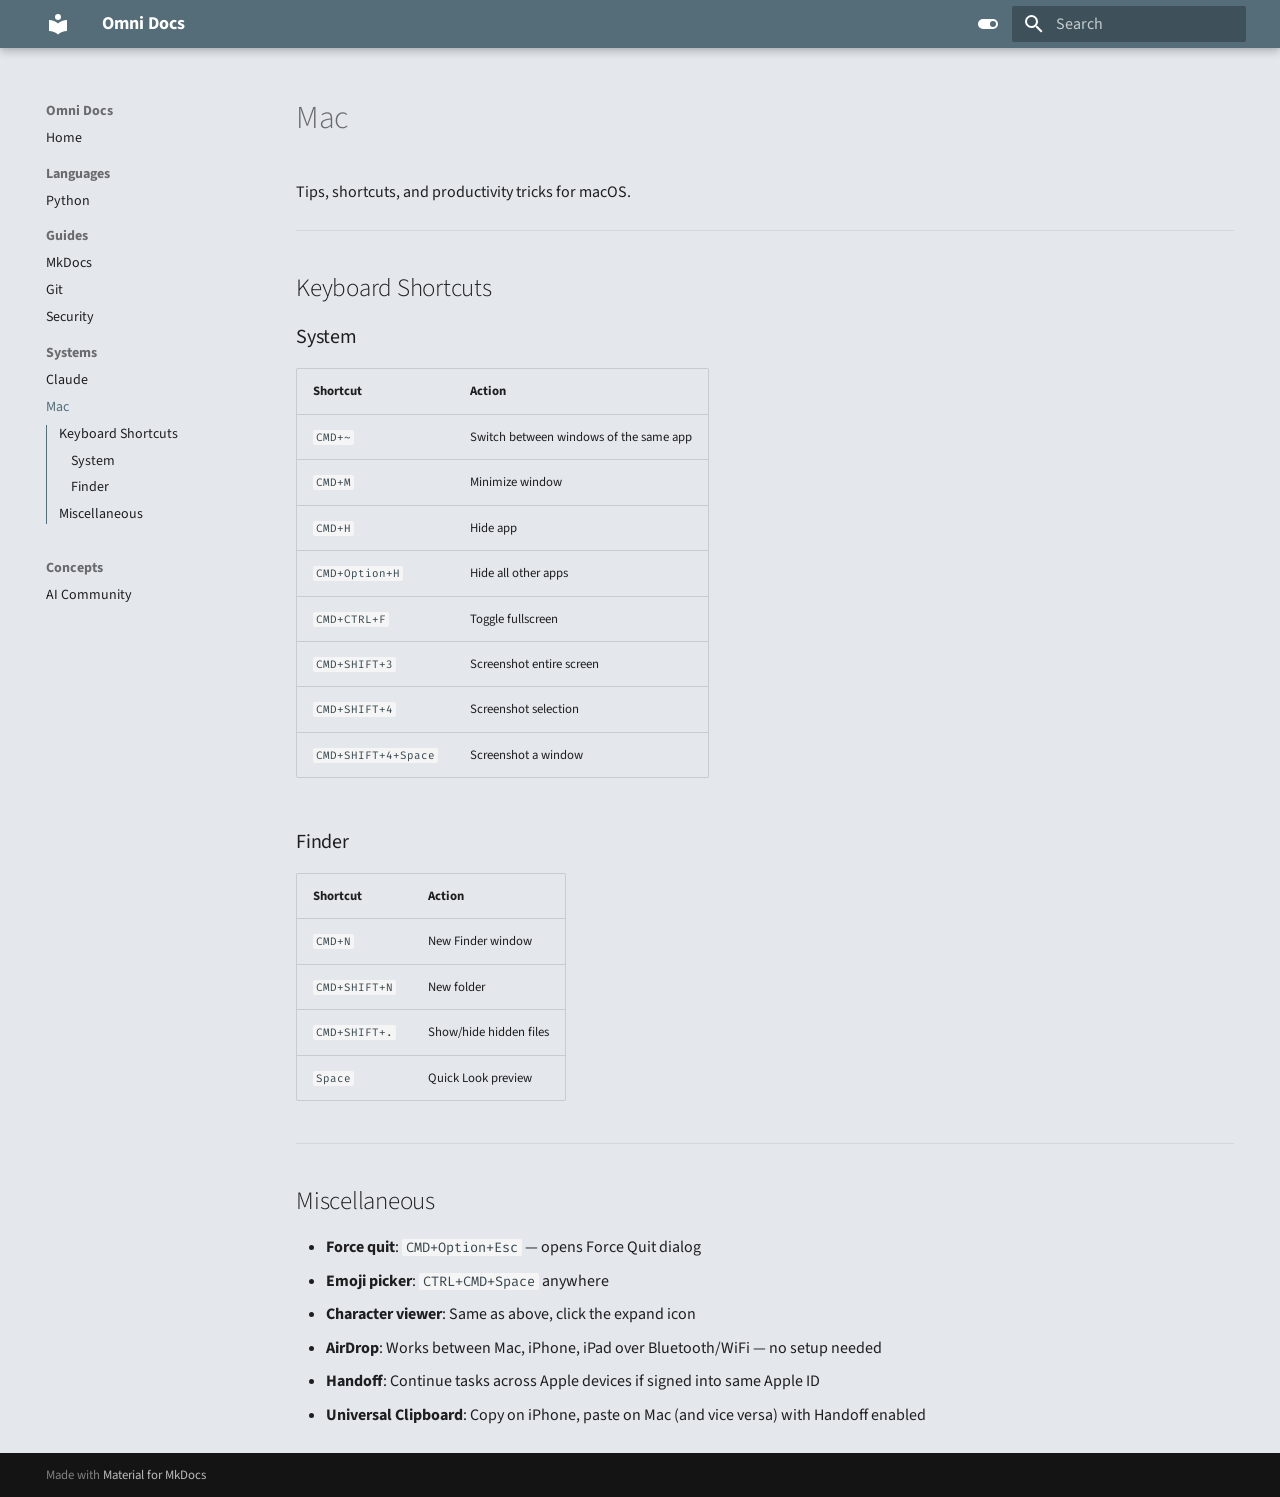
<file: systems/mac/index.html>
<!doctype html>
<html lang="en" class="no-js">
  <head>
    
      <meta charset="utf-8">
      <meta name="viewport" content="width=device-width,initial-scale=1">
      
        <meta name="description" content="Personal reference for systems, languages, ML topics, and guides.">
      
      
      
      
        <link rel="prev" href="../claude/">
      
      
        <link rel="next" href="../../concepts/ai-community/">
      
      
        
      
      
      <link rel="icon" href="../../assets/images/favicon.png">
      <meta name="generator" content="mkdocs-1.6.1, mkdocs-material-9.7.6">
    
    
      
        <title>Mac - Omni Docs</title>
      
    
    
      <link rel="stylesheet" href="../../assets/stylesheets/main.484c7ddc.min.css">
      
        
        <link rel="stylesheet" href="../../assets/stylesheets/palette.ab4e12ef.min.css">
      
      


    
    
      
    
    
      
        
        
        <link rel="preconnect" href="https://fonts.gstatic.com" crossorigin>
        <link rel="stylesheet" href="https://fonts.googleapis.com/css?family=Source+Sans+3:300,300i,400,400i,700,700i%7CFira+Code:400,400i,700,700i&display=fallback">
        <style>:root{--md-text-font:"Source Sans 3";--md-code-font:"Fira Code"}</style>
      
    
    
      <link rel="stylesheet" href="../../stylesheets/extra.css">
    
    <script>__md_scope=new URL("../..",location),__md_hash=e=>[...e].reduce(((e,_)=>(e<<5)-e+_.charCodeAt(0)),0),__md_get=(e,_=localStorage,t=__md_scope)=>JSON.parse(_.getItem(t.pathname+"."+e)),__md_set=(e,_,t=localStorage,a=__md_scope)=>{try{t.setItem(a.pathname+"."+e,JSON.stringify(_))}catch(e){}}</script>
    
      

    
    
  </head>
  
  
    
    
      
    
    
    
    
    <body dir="ltr" data-md-color-scheme="default" data-md-color-primary="blue-grey" data-md-color-accent="blue-grey">
  
    
    <input class="md-toggle" data-md-toggle="drawer" type="checkbox" id="__drawer" autocomplete="off">
    <input class="md-toggle" data-md-toggle="search" type="checkbox" id="__search" autocomplete="off">
    <label class="md-overlay" for="__drawer"></label>
    <div data-md-component="skip">
      
        
        <a href="#mac" class="md-skip">
          Skip to content
        </a>
      
    </div>
    <div data-md-component="announce">
      
    </div>
    
    
      

  

<header class="md-header md-header--shadow" data-md-component="header">
  <nav class="md-header__inner md-grid" aria-label="Header">
    <a href="../.." title="Omni Docs" class="md-header__button md-logo" aria-label="Omni Docs" data-md-component="logo">
      
  
  <svg xmlns="http://www.w3.org/2000/svg" viewBox="0 0 24 24"><path d="M12 8a3 3 0 0 0 3-3 3 3 0 0 0-3-3 3 3 0 0 0-3 3 3 3 0 0 0 3 3m0 3.54C9.64 9.35 6.5 8 3 8v11c3.5 0 6.64 1.35 9 3.54 2.36-2.19 5.5-3.54 9-3.54V8c-3.5 0-6.64 1.35-9 3.54"/></svg>

    </a>
    <label class="md-header__button md-icon" for="__drawer">
      
      <svg xmlns="http://www.w3.org/2000/svg" viewBox="0 0 24 24"><path d="M3 6h18v2H3zm0 5h18v2H3zm0 5h18v2H3z"/></svg>
    </label>
    <div class="md-header__title" data-md-component="header-title">
      <div class="md-header__ellipsis">
        <div class="md-header__topic">
          <span class="md-ellipsis">
            Omni Docs
          </span>
        </div>
        <div class="md-header__topic" data-md-component="header-topic">
          <span class="md-ellipsis">
            
              Mac
            
          </span>
        </div>
      </div>
    </div>
    
      
        <form class="md-header__option" data-md-component="palette">
  
    
    
    
    <input class="md-option" data-md-color-media="" data-md-color-scheme="default" data-md-color-primary="blue-grey" data-md-color-accent="blue-grey"  aria-label="Switch to dark mode"  type="radio" name="__palette" id="__palette_0">
    
      <label class="md-header__button md-icon" title="Switch to dark mode" for="__palette_1" hidden>
        <svg xmlns="http://www.w3.org/2000/svg" viewBox="0 0 24 24"><path d="M17 7H7a5 5 0 0 0-5 5 5 5 0 0 0 5 5h10a5 5 0 0 0 5-5 5 5 0 0 0-5-5m0 8a3 3 0 0 1-3-3 3 3 0 0 1 3-3 3 3 0 0 1 3 3 3 3 0 0 1-3 3"/></svg>
      </label>
    
  
    
    
    
    <input class="md-option" data-md-color-media="" data-md-color-scheme="slate" data-md-color-primary="black" data-md-color-accent="indigo"  aria-label="Switch to light mode"  type="radio" name="__palette" id="__palette_1">
    
      <label class="md-header__button md-icon" title="Switch to light mode" for="__palette_0" hidden>
        <svg xmlns="http://www.w3.org/2000/svg" viewBox="0 0 24 24"><path d="M17 6H7c-3.31 0-6 2.69-6 6s2.69 6 6 6h10c3.31 0 6-2.69 6-6s-2.69-6-6-6m0 10H7c-2.21 0-4-1.79-4-4s1.79-4 4-4h10c2.21 0 4 1.79 4 4s-1.79 4-4 4M7 9c-1.66 0-3 1.34-3 3s1.34 3 3 3 3-1.34 3-3-1.34-3-3-3"/></svg>
      </label>
    
  
</form>
      
    
    
      <script>var palette=__md_get("__palette");if(palette&&palette.color){if("(prefers-color-scheme)"===palette.color.media){var media=matchMedia("(prefers-color-scheme: light)"),input=document.querySelector(media.matches?"[data-md-color-media='(prefers-color-scheme: light)']":"[data-md-color-media='(prefers-color-scheme: dark)']");palette.color.media=input.getAttribute("data-md-color-media"),palette.color.scheme=input.getAttribute("data-md-color-scheme"),palette.color.primary=input.getAttribute("data-md-color-primary"),palette.color.accent=input.getAttribute("data-md-color-accent")}for(var[key,value]of Object.entries(palette.color))document.body.setAttribute("data-md-color-"+key,value)}</script>
    
    
    
      
      
        <label class="md-header__button md-icon" for="__search">
          
          <svg xmlns="http://www.w3.org/2000/svg" viewBox="0 0 24 24"><path d="M9.5 3A6.5 6.5 0 0 1 16 9.5c0 1.61-.59 3.09-1.56 4.23l.27.27h.79l5 5-1.5 1.5-5-5v-.79l-.27-.27A6.52 6.52 0 0 1 9.5 16 6.5 6.5 0 0 1 3 9.5 6.5 6.5 0 0 1 9.5 3m0 2C7 5 5 7 5 9.5S7 14 9.5 14 14 12 14 9.5 12 5 9.5 5"/></svg>
        </label>
        <div class="md-search" data-md-component="search" role="dialog">
  <label class="md-search__overlay" for="__search"></label>
  <div class="md-search__inner" role="search">
    <form class="md-search__form" name="search">
      <input type="text" class="md-search__input" name="query" aria-label="Search" placeholder="Search" autocapitalize="off" autocorrect="off" autocomplete="off" spellcheck="false" data-md-component="search-query" required>
      <label class="md-search__icon md-icon" for="__search">
        
        <svg xmlns="http://www.w3.org/2000/svg" viewBox="0 0 24 24"><path d="M9.5 3A6.5 6.5 0 0 1 16 9.5c0 1.61-.59 3.09-1.56 4.23l.27.27h.79l5 5-1.5 1.5-5-5v-.79l-.27-.27A6.52 6.52 0 0 1 9.5 16 6.5 6.5 0 0 1 3 9.5 6.5 6.5 0 0 1 9.5 3m0 2C7 5 5 7 5 9.5S7 14 9.5 14 14 12 14 9.5 12 5 9.5 5"/></svg>
        
        <svg xmlns="http://www.w3.org/2000/svg" viewBox="0 0 24 24"><path d="M20 11v2H8l5.5 5.5-1.42 1.42L4.16 12l7.92-7.92L13.5 5.5 8 11z"/></svg>
      </label>
      <nav class="md-search__options" aria-label="Search">
        
        <button type="reset" class="md-search__icon md-icon" title="Clear" aria-label="Clear" tabindex="-1">
          
          <svg xmlns="http://www.w3.org/2000/svg" viewBox="0 0 24 24"><path d="M19 6.41 17.59 5 12 10.59 6.41 5 5 6.41 10.59 12 5 17.59 6.41 19 12 13.41 17.59 19 19 17.59 13.41 12z"/></svg>
        </button>
      </nav>
      
    </form>
    <div class="md-search__output">
      <div class="md-search__scrollwrap" tabindex="0" data-md-scrollfix>
        <div class="md-search-result" data-md-component="search-result">
          <div class="md-search-result__meta">
            Initializing search
          </div>
          <ol class="md-search-result__list" role="presentation"></ol>
        </div>
      </div>
    </div>
  </div>
</div>
      
    
    
  </nav>
  
</header>
    
    <div class="md-container" data-md-component="container">
      
      
        
          
        
      
      <main class="md-main" data-md-component="main">
        <div class="md-main__inner md-grid">
          
            
              
              <div class="md-sidebar md-sidebar--primary" data-md-component="sidebar" data-md-type="navigation" >
                <div class="md-sidebar__scrollwrap">
                  <div class="md-sidebar__inner">
                    



  

<nav class="md-nav md-nav--primary md-nav--integrated" aria-label="Navigation" data-md-level="0">
  <label class="md-nav__title" for="__drawer">
    <a href="../.." title="Omni Docs" class="md-nav__button md-logo" aria-label="Omni Docs" data-md-component="logo">
      
  
  <svg xmlns="http://www.w3.org/2000/svg" viewBox="0 0 24 24"><path d="M12 8a3 3 0 0 0 3-3 3 3 0 0 0-3-3 3 3 0 0 0-3 3 3 3 0 0 0 3 3m0 3.54C9.64 9.35 6.5 8 3 8v11c3.5 0 6.64 1.35 9 3.54 2.36-2.19 5.5-3.54 9-3.54V8c-3.5 0-6.64 1.35-9 3.54"/></svg>

    </a>
    Omni Docs
  </label>
  
  <ul class="md-nav__list" data-md-scrollfix>
    
      
      
  
  
  
  
    <li class="md-nav__item">
      <a href="../.." class="md-nav__link">
        
  
  
  <span class="md-ellipsis">
    
  
    Home
  

    
  </span>
  
  

      </a>
    </li>
  

    
      
      
  
  
  
  
    
    
    
    
      
        
        
      
    
    
    <li class="md-nav__item md-nav__item--section md-nav__item--nested">
      
        
        
        <input class="md-nav__toggle md-toggle " type="checkbox" id="__nav_2" >
        
          
          <label class="md-nav__link" for="__nav_2" id="__nav_2_label" tabindex="">
            
  
  
  <span class="md-ellipsis">
    
  
    Languages
  

    
  </span>
  
  

            <span class="md-nav__icon md-icon"></span>
          </label>
        
        <nav class="md-nav" data-md-level="1" aria-labelledby="__nav_2_label" aria-expanded="false">
          <label class="md-nav__title" for="__nav_2">
            <span class="md-nav__icon md-icon"></span>
            
  
    Languages
  

          </label>
          <ul class="md-nav__list" data-md-scrollfix>
            
              
                
  
  
  
  
    <li class="md-nav__item">
      <a href="../../languages/python/" class="md-nav__link">
        
  
  
  <span class="md-ellipsis">
    
  
    Python
  

    
  </span>
  
  

      </a>
    </li>
  

              
            
          </ul>
        </nav>
      
    </li>
  

    
      
      
  
  
  
  
    
    
    
    
      
        
        
      
    
    
    <li class="md-nav__item md-nav__item--section md-nav__item--nested">
      
        
        
        <input class="md-nav__toggle md-toggle " type="checkbox" id="__nav_3" >
        
          
          <label class="md-nav__link" for="__nav_3" id="__nav_3_label" tabindex="">
            
  
  
  <span class="md-ellipsis">
    
  
    Guides
  

    
  </span>
  
  

            <span class="md-nav__icon md-icon"></span>
          </label>
        
        <nav class="md-nav" data-md-level="1" aria-labelledby="__nav_3_label" aria-expanded="false">
          <label class="md-nav__title" for="__nav_3">
            <span class="md-nav__icon md-icon"></span>
            
  
    Guides
  

          </label>
          <ul class="md-nav__list" data-md-scrollfix>
            
              
                
  
  
  
  
    <li class="md-nav__item">
      <a href="../../guides/mkdocs/" class="md-nav__link">
        
  
  
  <span class="md-ellipsis">
    
  
    MkDocs
  

    
  </span>
  
  

      </a>
    </li>
  

              
            
              
                
  
  
  
  
    <li class="md-nav__item">
      <a href="../../guides/git/" class="md-nav__link">
        
  
  
  <span class="md-ellipsis">
    
  
    Git
  

    
  </span>
  
  

      </a>
    </li>
  

              
            
              
                
  
  
  
  
    <li class="md-nav__item">
      <a href="../../guides/security/" class="md-nav__link">
        
  
  
  <span class="md-ellipsis">
    
  
    Security
  

    
  </span>
  
  

      </a>
    </li>
  

              
            
          </ul>
        </nav>
      
    </li>
  

    
      
      
  
  
    
  
  
  
    
    
    
    
      
        
        
      
    
    
    <li class="md-nav__item md-nav__item--active md-nav__item--section md-nav__item--nested">
      
        
        
        <input class="md-nav__toggle md-toggle " type="checkbox" id="__nav_4" checked>
        
          
          <label class="md-nav__link" for="__nav_4" id="__nav_4_label" tabindex="">
            
  
  
  <span class="md-ellipsis">
    
  
    Systems
  

    
  </span>
  
  

            <span class="md-nav__icon md-icon"></span>
          </label>
        
        <nav class="md-nav" data-md-level="1" aria-labelledby="__nav_4_label" aria-expanded="true">
          <label class="md-nav__title" for="__nav_4">
            <span class="md-nav__icon md-icon"></span>
            
  
    Systems
  

          </label>
          <ul class="md-nav__list" data-md-scrollfix>
            
              
                
  
  
  
  
    <li class="md-nav__item">
      <a href="../claude/" class="md-nav__link">
        
  
  
  <span class="md-ellipsis">
    
  
    Claude
  

    
  </span>
  
  

      </a>
    </li>
  

              
            
              
                
  
  
    
  
  
  
    <li class="md-nav__item md-nav__item--active">
      
      <input class="md-nav__toggle md-toggle" type="checkbox" id="__toc">
      
      
        
      
      
        <label class="md-nav__link md-nav__link--active" for="__toc">
          
  
  
  <span class="md-ellipsis">
    
  
    Mac
  

    
  </span>
  
  

          <span class="md-nav__icon md-icon"></span>
        </label>
      
      <a href="./" class="md-nav__link md-nav__link--active">
        
  
  
  <span class="md-ellipsis">
    
  
    Mac
  

    
  </span>
  
  

      </a>
      
        

<nav class="md-nav md-nav--secondary" aria-label="Table of contents">
  
  
  
    
  
  
    <label class="md-nav__title" for="__toc">
      <span class="md-nav__icon md-icon"></span>
      Table of contents
    </label>
    <ul class="md-nav__list" data-md-component="toc" data-md-scrollfix>
      
        <li class="md-nav__item">
  <a href="#keyboard-shortcuts" class="md-nav__link">
    <span class="md-ellipsis">
      
        Keyboard Shortcuts
      
    </span>
  </a>
  
    <nav class="md-nav" aria-label="Keyboard Shortcuts">
      <ul class="md-nav__list">
        
          <li class="md-nav__item">
  <a href="#system" class="md-nav__link">
    <span class="md-ellipsis">
      
        System
      
    </span>
  </a>
  
</li>
        
          <li class="md-nav__item">
  <a href="#finder" class="md-nav__link">
    <span class="md-ellipsis">
      
        Finder
      
    </span>
  </a>
  
</li>
        
      </ul>
    </nav>
  
</li>
      
        <li class="md-nav__item">
  <a href="#miscellaneous" class="md-nav__link">
    <span class="md-ellipsis">
      
        Miscellaneous
      
    </span>
  </a>
  
</li>
      
    </ul>
  
</nav>
      
    </li>
  

              
            
          </ul>
        </nav>
      
    </li>
  

    
      
      
  
  
  
  
    
    
    
    
      
        
        
      
    
    
    <li class="md-nav__item md-nav__item--section md-nav__item--nested">
      
        
        
        <input class="md-nav__toggle md-toggle " type="checkbox" id="__nav_5" >
        
          
          <label class="md-nav__link" for="__nav_5" id="__nav_5_label" tabindex="">
            
  
  
  <span class="md-ellipsis">
    
  
    Concepts
  

    
  </span>
  
  

            <span class="md-nav__icon md-icon"></span>
          </label>
        
        <nav class="md-nav" data-md-level="1" aria-labelledby="__nav_5_label" aria-expanded="false">
          <label class="md-nav__title" for="__nav_5">
            <span class="md-nav__icon md-icon"></span>
            
  
    Concepts
  

          </label>
          <ul class="md-nav__list" data-md-scrollfix>
            
              
                
  
  
  
  
    <li class="md-nav__item">
      <a href="../../concepts/ai-community/" class="md-nav__link">
        
  
  
  <span class="md-ellipsis">
    
  
    AI Community
  

    
  </span>
  
  

      </a>
    </li>
  

              
            
          </ul>
        </nav>
      
    </li>
  

    
  </ul>
</nav>
                  </div>
                </div>
              </div>
            
            
          
          
            <div class="md-content" data-md-component="content">
              
              <article class="md-content__inner md-typeset">
                
                  



<h1 id="mac">Mac</h1>
<p>Tips, shortcuts, and productivity tricks for macOS.</p>
<hr />
<h2 id="keyboard-shortcuts">Keyboard Shortcuts</h2>
<h3 id="system">System</h3>
<table>
<thead>
<tr>
<th>Shortcut</th>
<th>Action</th>
</tr>
</thead>
<tbody>
<tr>
<td><code>CMD+~</code></td>
<td>Switch between windows of the same app</td>
</tr>
<tr>
<td><code>CMD+M</code></td>
<td>Minimize window</td>
</tr>
<tr>
<td><code>CMD+H</code></td>
<td>Hide app</td>
</tr>
<tr>
<td><code>CMD+Option+H</code></td>
<td>Hide all other apps</td>
</tr>
<tr>
<td><code>CMD+CTRL+F</code></td>
<td>Toggle fullscreen</td>
</tr>
<tr>
<td><code>CMD+SHIFT+3</code></td>
<td>Screenshot entire screen</td>
</tr>
<tr>
<td><code>CMD+SHIFT+4</code></td>
<td>Screenshot selection</td>
</tr>
<tr>
<td><code>CMD+SHIFT+4+Space</code></td>
<td>Screenshot a window</td>
</tr>
</tbody>
</table>
<h3 id="finder">Finder</h3>
<table>
<thead>
<tr>
<th>Shortcut</th>
<th>Action</th>
</tr>
</thead>
<tbody>
<tr>
<td><code>CMD+N</code></td>
<td>New Finder window</td>
</tr>
<tr>
<td><code>CMD+SHIFT+N</code></td>
<td>New folder</td>
</tr>
<tr>
<td><code>CMD+SHIFT+.</code></td>
<td>Show/hide hidden files</td>
</tr>
<tr>
<td><code>Space</code></td>
<td>Quick Look preview</td>
</tr>
</tbody>
</table>
<hr />
<h2 id="miscellaneous">Miscellaneous</h2>
<ul>
<li><strong>Force quit</strong>: <code>CMD+Option+Esc</code> — opens Force Quit dialog</li>
<li><strong>Emoji picker</strong>: <code>CTRL+CMD+Space</code> anywhere</li>
<li><strong>Character viewer</strong>: Same as above, click the expand icon</li>
<li><strong>AirDrop</strong>: Works between Mac, iPhone, iPad over Bluetooth/WiFi — no setup needed</li>
<li><strong>Handoff</strong>: Continue tasks across Apple devices if signed into same Apple ID</li>
<li><strong>Universal Clipboard</strong>: Copy on iPhone, paste on Mac (and vice versa) with Handoff enabled</li>
</ul>












                
              </article>
            </div>
          
          
<script>var target=document.getElementById(location.hash.slice(1));target&&target.name&&(target.checked=target.name.startsWith("__tabbed_"))</script>
        </div>
        
          <button type="button" class="md-top md-icon" data-md-component="top" hidden>
  
  <svg xmlns="http://www.w3.org/2000/svg" viewBox="0 0 24 24"><path d="M13 20h-2V8l-5.5 5.5-1.42-1.42L12 4.16l7.92 7.92-1.42 1.42L13 8z"/></svg>
  Back to top
</button>
        
      </main>
      
        <footer class="md-footer">
  
  <div class="md-footer-meta md-typeset">
    <div class="md-footer-meta__inner md-grid">
      <div class="md-copyright">
  
  
    Made with
    <a href="https://squidfunk.github.io/mkdocs-material/" target="_blank" rel="noopener">
      Material for MkDocs
    </a>
  
</div>
      
    </div>
  </div>
</footer>
      
    </div>
    <div class="md-dialog" data-md-component="dialog">
      <div class="md-dialog__inner md-typeset"></div>
    </div>
    
    
    
      
      
      <script id="__config" type="application/json">{"annotate": null, "base": "../..", "features": ["navigation.sections", "navigation.top", "navigation.integrate", "toc.integrate", "search.highlight", "content.code.copy"], "search": "../../assets/javascripts/workers/search.2c215733.min.js", "tags": null, "translations": {"clipboard.copied": "Copied to clipboard", "clipboard.copy": "Copy to clipboard", "search.result.more.one": "1 more on this page", "search.result.more.other": "# more on this page", "search.result.none": "No matching documents", "search.result.one": "1 matching document", "search.result.other": "# matching documents", "search.result.placeholder": "Type to start searching", "search.result.term.missing": "Missing", "select.version": "Select version"}, "version": null}</script>
    
    
      <script src="../../assets/javascripts/bundle.79ae519e.min.js"></script>
      
    
  </body>
</html>
</file>
<file: stylesheets/extra.css>
[data-md-color-scheme="default"] {
  --md-default-bg-color: #e4e8ed;
  --md-accent-fg-color: #546e7a;        /* blue grey 600 */
  --md-accent-fg-color--transparent: rgba(84, 110, 122, 0.1);
}

[data-md-color-scheme="slate"] {
  --md-accent-fg-color: #90a4ae;        /* blue grey 300 */
  --md-accent-fg-color--transparent: rgba(144, 164, 174, 0.1);
}

[data-md-color-scheme="slate"] .md-header {
  color: #b0bec5;                       /* blue grey 200 — soft grey for header text and icons */
}

[data-md-color-scheme="slate"] .md-search__icon {
  color: #b0bec5 !important;
}

.md-nav__link--active,
.md-nav__link:active {
  color: #546e7a !important;
}

[data-md-color-scheme="slate"] .md-nav__link--active,
[data-md-color-scheme="slate"] .md-nav__link:active {
  color: #90a4ae !important;
}
</file>
<file: assets/stylesheets/main.484c7ddc.min.css>
@charset "UTF-8";html{-webkit-text-size-adjust:none;-moz-text-size-adjust:none;text-size-adjust:none;box-sizing:border-box}*,:after,:before{box-sizing:inherit}@media (prefers-reduced-motion){*,:after,:before{transition:none!important}}body{margin:0}a,button,input,label{-webkit-tap-highlight-color:transparent}a{color:inherit;text-decoration:none}hr{border:0;box-sizing:initial;display:block;height:.05rem;overflow:visible;padding:0}small{font-size:80%}sub,sup{line-height:1em}img{border-style:none}table{border-collapse:initial;border-spacing:0}td,th{font-weight:400;vertical-align:top}button{background:#0000;border:0;font-family:inherit;font-size:inherit;margin:0;padding:0}input{border:0;outline:none}:root{--md-primary-fg-color:#4051b5;--md-primary-fg-color--light:#5d6cc0;--md-primary-fg-color--dark:#303fa1;--md-primary-bg-color:#fff;--md-primary-bg-color--light:#ffffffb3;--md-accent-fg-color:#526cfe;--md-accent-fg-color--transparent:#526cfe1a;--md-accent-bg-color:#fff;--md-accent-bg-color--light:#ffffffb3}[data-md-color-scheme=default]{color-scheme:light}[data-md-color-scheme=default] img[src$="#gh-dark-mode-only"],[data-md-color-scheme=default] img[src$="#only-dark"]{display:none}:root,[data-md-color-scheme=default]{--md-hue:225deg;--md-default-fg-color:#000000de;--md-default-fg-color--light:#0000008a;--md-default-fg-color--lighter:#00000052;--md-default-fg-color--lightest:#00000012;--md-default-bg-color:#fff;--md-default-bg-color--light:#ffffffb3;--md-default-bg-color--lighter:#ffffff4d;--md-default-bg-color--lightest:#ffffff1f;--md-code-fg-color:#36464e;--md-code-bg-color:#f5f5f5;--md-code-bg-color--light:#f5f5f5b3;--md-code-bg-color--lighter:#f5f5f54d;--md-code-hl-color:#4287ff;--md-code-hl-color--light:#4287ff1a;--md-code-hl-number-color:#d52a2a;--md-code-hl-special-color:#db1457;--md-code-hl-function-color:#a846b9;--md-code-hl-constant-color:#6e59d9;--md-code-hl-keyword-color:#3f6ec6;--md-code-hl-string-color:#1c7d4d;--md-code-hl-name-color:var(--md-code-fg-color);--md-code-hl-operator-color:var(--md-default-fg-color--light);--md-code-hl-punctuation-color:var(--md-default-fg-color--light);--md-code-hl-comment-color:var(--md-default-fg-color--light);--md-code-hl-generic-color:var(--md-default-fg-color--light);--md-code-hl-variable-color:var(--md-default-fg-color--light);--md-typeset-color:var(--md-default-fg-color);--md-typeset-a-color:var(--md-primary-fg-color);--md-typeset-del-color:#f5503d26;--md-typeset-ins-color:#0bd57026;--md-typeset-kbd-color:#fafafa;--md-typeset-kbd-accent-color:#fff;--md-typeset-kbd-border-color:#b8b8b8;--md-typeset-mark-color:#ffff0080;--md-typeset-table-color:#0000001f;--md-typeset-table-color--light:rgba(0,0,0,.035);--md-admonition-fg-color:var(--md-default-fg-color);--md-admonition-bg-color:var(--md-default-bg-color);--md-warning-fg-color:#000000de;--md-warning-bg-color:#ff9;--md-footer-fg-color:#fff;--md-footer-fg-color--light:#ffffffb3;--md-footer-fg-color--lighter:#ffffff73;--md-footer-bg-color:#000000de;--md-footer-bg-color--dark:#00000052;--md-shadow-z1:0 0.2rem 0.5rem #0000000d,0 0 0.05rem #0000001a;--md-shadow-z2:0 0.2rem 0.5rem #0000001a,0 0 0.05rem #00000040;--md-shadow-z3:0 0.2rem 0.5rem #0003,0 0 0.05rem #00000059}.md-icon svg{fill:currentcolor;display:block;height:1.2rem;width:1.2rem}body{-webkit-font-smoothing:antialiased;-moz-osx-font-smoothing:grayscale;--md-text-font-family:var(--md-text-font,_),-apple-system,BlinkMacSystemFont,Helvetica,Arial,sans-serif;--md-code-font-family:var(--md-code-font,_),SFMono-Regular,Consolas,Menlo,monospace}aside,body,input{font-feature-settings:"kern","liga";color:var(--md-typeset-color);font-family:var(--md-text-font-family)}code,kbd,pre{font-feature-settings:"kern";font-family:var(--md-code-font-family)}:root{--md-typeset-table-sort-icon:url('data:image/svg+xml;charset=utf-8,<svg xmlns="http://www.w3.org/2000/svg" viewBox="0 0 24 24"><path d="m18 21-4-4h3V7h-3l4-4 4 4h-3v10h3M2 19v-2h10v2M2 13v-2h7v2M2 7V5h4v2z"/></svg>');--md-typeset-table-sort-icon--asc:url('data:image/svg+xml;charset=utf-8,<svg xmlns="http://www.w3.org/2000/svg" viewBox="0 0 24 24"><path d="M19 17h3l-4 4-4-4h3V3h2M2 17h10v2H2M6 5v2H2V5m0 6h7v2H2z"/></svg>');--md-typeset-table-sort-icon--desc:url('data:image/svg+xml;charset=utf-8,<svg xmlns="http://www.w3.org/2000/svg" viewBox="0 0 24 24"><path d="M19 7h3l-4-4-4 4h3v14h2M2 17h10v2H2M6 5v2H2V5m0 6h7v2H2z"/></svg>')}.md-typeset{-webkit-print-color-adjust:exact;color-adjust:exact;font-size:.8rem;line-height:1.6;overflow-wrap:break-word}@media print{.md-typeset{font-size:.68rem}}.md-typeset blockquote,.md-typeset dl,.md-typeset figure,.md-typeset ol,.md-typeset pre,.md-typeset ul{margin-bottom:1em;margin-top:1em}.md-typeset h1{color:var(--md-default-fg-color--light);font-size:2em;line-height:1.3;margin:0 0 1.25em}.md-typeset h1,.md-typeset h2{font-weight:300;letter-spacing:-.01em}.md-typeset h2{font-size:1.5625em;line-height:1.4;margin:1.6em 0 .64em}.md-typeset h3{font-size:1.25em;font-weight:400;letter-spacing:-.01em;line-height:1.5;margin:1.6em 0 .8em}.md-typeset h2+h3{margin-top:.8em}.md-typeset h4{font-weight:700;letter-spacing:-.01em;margin:1em 0}.md-typeset h5,.md-typeset h6{color:var(--md-default-fg-color--light);font-size:.8em;font-weight:700;letter-spacing:-.01em;margin:1.25em 0}.md-typeset h5{text-transform:uppercase}.md-typeset h5 code{text-transform:none}.md-typeset hr{border-bottom:.05rem solid var(--md-default-fg-color--lightest);display:flow-root;margin:1.5em 0}.md-typeset a{color:var(--md-typeset-a-color);word-break:break-word}.md-typeset a,.md-typeset a:before{transition:color 125ms}.md-typeset a:focus,.md-typeset a:hover{color:var(--md-accent-fg-color)}.md-typeset a:focus code,.md-typeset a:hover code{background-color:var(--md-accent-fg-color--transparent);color:var(--md-accent-fg-color)}.md-typeset a code{color:var(--md-typeset-a-color)}.md-typeset a.focus-visible{outline-color:var(--md-accent-fg-color);outline-offset:.2rem}.md-typeset code,.md-typeset kbd,.md-typeset pre{color:var(--md-code-fg-color);direction:ltr;font-variant-ligatures:none;transition:background-color 125ms}@media print{.md-typeset code,.md-typeset kbd,.md-typeset pre{white-space:pre-wrap}}.md-typeset code{background-color:var(--md-code-bg-color);border-radius:.1rem;-webkit-box-decoration-break:clone;box-decoration-break:clone;font-size:.85em;padding:0 .2941176471em;transition:color 125ms,background-color 125ms;word-break:break-word}.md-typeset code:not(.focus-visible){-webkit-tap-highlight-color:transparent;outline:none}.md-typeset pre{display:flow-root;line-height:1.4;position:relative}.md-typeset pre>code{-webkit-box-decoration-break:slice;box-decoration-break:slice;box-shadow:none;display:block;margin:0;outline-color:var(--md-accent-fg-color);overflow:auto;padding:.7720588235em 1.1764705882em;scrollbar-color:var(--md-default-fg-color--lighter) #0000;scrollbar-width:thin;touch-action:auto;word-break:normal}.md-typeset pre>code:hover{scrollbar-color:var(--md-accent-fg-color) #0000}.md-typeset pre>code::-webkit-scrollbar{height:.2rem;width:.2rem}.md-typeset pre>code::-webkit-scrollbar-thumb{background-color:var(--md-default-fg-color--lighter)}.md-typeset pre>code::-webkit-scrollbar-thumb:hover{background-color:var(--md-accent-fg-color)}.md-typeset kbd{background-color:var(--md-typeset-kbd-color);border-radius:.1rem;box-shadow:0 .1rem 0 .05rem var(--md-typeset-kbd-border-color),0 .1rem 0 var(--md-typeset-kbd-border-color),0 -.1rem .2rem var(--md-typeset-kbd-accent-color) inset;color:var(--md-default-fg-color);display:inline-block;font-size:.75em;padding:0 .6666666667em;vertical-align:text-top;word-break:break-word}.md-typeset mark{background-color:var(--md-typeset-mark-color);-webkit-box-decoration-break:clone;box-decoration-break:clone;color:inherit;word-break:break-word}.md-typeset abbr{cursor:help;text-decoration:none}.md-typeset [data-preview],.md-typeset abbr{border-bottom:.05rem dotted var(--md-default-fg-color--light)}.md-typeset small{opacity:.75}[dir=ltr] .md-typeset sub,[dir=ltr] .md-typeset sup{margin-left:.078125em}[dir=rtl] .md-typeset sub,[dir=rtl] .md-typeset sup{margin-right:.078125em}[dir=ltr] .md-typeset blockquote{padding-left:.6rem}[dir=rtl] .md-typeset blockquote{padding-right:.6rem}[dir=ltr] .md-typeset blockquote{border-left:.2rem solid var(--md-default-fg-color--lighter)}[dir=rtl] .md-typeset blockquote{border-right:.2rem solid var(--md-default-fg-color--lighter)}.md-typeset blockquote{color:var(--md-default-fg-color--light);margin-left:0;margin-right:0}.md-typeset ul{list-style-type:disc}.md-typeset ul[type]{list-style-type:revert-layer}[dir=ltr] .md-typeset ol,[dir=ltr] .md-typeset ul{margin-left:.625em}[dir=rtl] .md-typeset ol,[dir=rtl] .md-typeset ul{margin-right:.625em}.md-typeset ol,.md-typeset ul{padding:0}.md-typeset ol:not([hidden]),.md-typeset ul:not([hidden]){display:flow-root}.md-typeset ol ol,.md-typeset ul ol{list-style-type:lower-alpha}.md-typeset ol ol ol,.md-typeset ul ol ol{list-style-type:lower-roman}.md-typeset ol ol ol ol,.md-typeset ul ol ol ol{list-style-type:upper-alpha}.md-typeset ol ol ol ol ol,.md-typeset ul ol ol ol ol{list-style-type:upper-roman}.md-typeset ol[type],.md-typeset ul[type]{list-style-type:revert-layer}[dir=ltr] .md-typeset ol li,[dir=ltr] .md-typeset ul li{margin-left:1.25em}[dir=rtl] .md-typeset ol li,[dir=rtl] .md-typeset ul li{margin-right:1.25em}.md-typeset ol li,.md-typeset ul li{margin-bottom:.5em}.md-typeset ol li blockquote,.md-typeset ol li p,.md-typeset ul li blockquote,.md-typeset ul li p{margin:.5em 0}.md-typeset ol li:last-child,.md-typeset ul li:last-child{margin-bottom:0}[dir=ltr] .md-typeset ol li ol,[dir=ltr] .md-typeset ol li ul,[dir=ltr] .md-typeset ul li ol,[dir=ltr] .md-typeset ul li ul{margin-left:.625em}[dir=rtl] .md-typeset ol li ol,[dir=rtl] .md-typeset ol li ul,[dir=rtl] .md-typeset ul li ol,[dir=rtl] .md-typeset ul li ul{margin-right:.625em}.md-typeset ol li ol,.md-typeset ol li ul,.md-typeset ul li ol,.md-typeset ul li ul{margin-bottom:.5em;margin-top:.5em}[dir=ltr] .md-typeset dd{margin-left:1.875em}[dir=rtl] .md-typeset dd{margin-right:1.875em}.md-typeset dd{margin-bottom:1.5em;margin-top:1em}.md-typeset img,.md-typeset svg,.md-typeset video{height:auto;max-width:100%}.md-typeset img[align=left]{margin:1em 1em 1em 0}.md-typeset img[align=right]{margin:1em 0 1em 1em}.md-typeset img[align]:only-child{margin-top:0}.md-typeset figure{display:flow-root;margin:1em auto;max-width:100%;text-align:center;width:fit-content}.md-typeset figure img{display:block;margin:0 auto}.md-typeset figcaption{font-style:italic;margin:1em auto;max-width:24rem}.md-typeset iframe{max-width:100%}.md-typeset table:not([class]){background-color:var(--md-default-bg-color);border:.05rem solid var(--md-typeset-table-color);border-radius:.1rem;display:inline-block;font-size:.64rem;max-width:100%;overflow:auto;touch-action:auto}@media print{.md-typeset table:not([class]){display:table}}.md-typeset table:not([class])+*{margin-top:1.5em}.md-typeset table:not([class]) td>:first-child,.md-typeset table:not([class]) th>:first-child{margin-top:0}.md-typeset table:not([class]) td>:last-child,.md-typeset table:not([class]) th>:last-child{margin-bottom:0}.md-typeset table:not([class]) td:not([align]),.md-typeset table:not([class]) th:not([align]){text-align:left}[dir=rtl] .md-typeset table:not([class]) td:not([align]),[dir=rtl] .md-typeset table:not([class]) th:not([align]){text-align:right}.md-typeset table:not([class]) th{font-weight:700;min-width:5rem;padding:.9375em 1.25em;vertical-align:top}.md-typeset table:not([class]) td{border-top:.05rem solid var(--md-typeset-table-color);padding:.9375em 1.25em;vertical-align:top}.md-typeset table:not([class]) tbody tr{transition:background-color 125ms}.md-typeset table:not([class]) tbody tr:hover{background-color:var(--md-typeset-table-color--light);box-shadow:0 .05rem 0 var(--md-default-bg-color) inset}.md-typeset table:not([class]) a{word-break:normal}.md-typeset table th[role=columnheader]{cursor:pointer}[dir=ltr] .md-typeset table th[role=columnheader]:after{margin-left:.5em}[dir=rtl] .md-typeset table th[role=columnheader]:after{margin-right:.5em}.md-typeset table th[role=columnheader]:after{content:"";display:inline-block;height:1.2em;-webkit-mask-image:var(--md-typeset-table-sort-icon);mask-image:var(--md-typeset-table-sort-icon);-webkit-mask-repeat:no-repeat;mask-repeat:no-repeat;-webkit-mask-size:contain;mask-size:contain;transition:background-color 125ms;vertical-align:text-bottom;width:1.2em}.md-typeset table th[role=columnheader]:hover:after{background-color:var(--md-default-fg-color--lighter)}.md-typeset table th[role=columnheader][aria-sort=ascending]:after{background-color:var(--md-default-fg-color--light);-webkit-mask-image:var(--md-typeset-table-sort-icon--asc);mask-image:var(--md-typeset-table-sort-icon--asc)}.md-typeset table th[role=columnheader][aria-sort=descending]:after{background-color:var(--md-default-fg-color--light);-webkit-mask-image:var(--md-typeset-table-sort-icon--desc);mask-image:var(--md-typeset-table-sort-icon--desc)}.md-typeset__scrollwrap{margin:1em -.8rem;overflow-x:auto;touch-action:auto}.md-typeset__table{display:inline-block;margin-bottom:.5em;padding:0 .8rem}@media print{.md-typeset__table{display:block}}html .md-typeset__table table{display:table;margin:0;overflow:hidden;width:100%}@media screen and (max-width:44.984375em){.md-content__inner>pre{margin:1em -.8rem}.md-content__inner>pre code{border-radius:0}}.md-typeset .md-author{border-radius:100%;display:block;flex-shrink:0;height:1.6rem;overflow:hidden;position:relative;transition:color 125ms,transform 125ms;width:1.6rem}.md-typeset .md-author img{display:block}.md-typeset .md-author--more{background:var(--md-default-fg-color--lightest);color:var(--md-default-fg-color--lighter);font-size:.6rem;font-weight:700;line-height:1.6rem;text-align:center}.md-typeset .md-author--long{height:2.4rem;width:2.4rem}.md-typeset a.md-author{transform:scale(1)}.md-typeset a.md-author img{border-radius:100%;filter:grayscale(100%) opacity(75%);transition:filter 125ms}.md-typeset a.md-author:focus,.md-typeset a.md-author:hover{transform:scale(1.1);z-index:1}.md-typeset a.md-author:focus img,.md-typeset a.md-author:hover img{filter:grayscale(0)}.md-banner{background-color:var(--md-footer-bg-color);color:var(--md-footer-fg-color);overflow:auto}@media print{.md-banner{display:none}}.md-banner--warning{background-color:var(--md-warning-bg-color);color:var(--md-warning-fg-color)}.md-banner__inner{font-size:.7rem;margin:.6rem auto;padding:0 .8rem}[dir=ltr] .md-banner__button{float:right}[dir=rtl] .md-banner__button{float:left}.md-banner__button{color:inherit;cursor:pointer;transition:opacity .25s}.no-js .md-banner__button{display:none}.md-banner__button:hover{opacity:.7}html{font-size:125%;height:100%;overflow-x:hidden}@media screen and (min-width:100em){html{font-size:137.5%}}@media screen and (min-width:125em){html{font-size:150%}}body{background-color:var(--md-default-bg-color);display:flex;flex-direction:column;font-size:.5rem;min-height:100%;position:relative;width:100%}@media print{body{display:block}}@media screen and (max-width:59.984375em){body[data-md-scrolllock]{position:fixed}}.md-grid{margin-left:auto;margin-right:auto;max-width:61rem}.md-container{display:flex;flex-direction:column;flex-grow:1}@media print{.md-container{display:block}}.md-main{flex-grow:1}.md-main__inner{display:flex;height:100%;margin-top:1.5rem}.md-ellipsis{overflow:hidden;text-overflow:ellipsis}.md-toggle{display:none}.md-option{height:0;opacity:0;position:absolute;width:0}.md-option:checked+label:not([hidden]){display:block}.md-option.focus-visible+label{outline-color:var(--md-accent-fg-color);outline-style:auto}.md-skip{background-color:var(--md-default-fg-color);border-radius:.1rem;color:var(--md-default-bg-color);font-size:.64rem;margin:.5rem;opacity:0;outline-color:var(--md-accent-fg-color);padding:.3rem .5rem;position:fixed;transform:translateY(.4rem);z-index:-1}.md-skip:focus{opacity:1;transform:translateY(0);transition:transform .25s cubic-bezier(.4,0,.2,1),opacity 175ms 75ms;z-index:10}@page{margin:25mm}:root{--md-clipboard-icon:url('data:image/svg+xml;charset=utf-8,<svg xmlns="http://www.w3.org/2000/svg" viewBox="0 0 24 24"><path d="M19 21H8V7h11m0-2H8a2 2 0 0 0-2 2v14a2 2 0 0 0 2 2h11a2 2 0 0 0 2-2V7a2 2 0 0 0-2-2m-3-4H4a2 2 0 0 0-2 2v14h2V3h12z"/></svg>')}.md-clipboard{border-radius:.1rem;color:var(--md-default-fg-color--lightest);cursor:pointer;height:1.5em;outline-color:var(--md-accent-fg-color);outline-offset:.1rem;transition:color .25s;width:1.5em;z-index:1}@media print{.md-clipboard{display:none}}.md-clipboard:not(.focus-visible){-webkit-tap-highlight-color:transparent;outline:none}:hover>.md-clipboard{color:var(--md-default-fg-color--light)}.md-clipboard:focus,.md-clipboard:hover{color:var(--md-accent-fg-color)}.md-clipboard:after{background-color:currentcolor;content:"";display:block;height:1.125em;margin:0 auto;-webkit-mask-image:var(--md-clipboard-icon);mask-image:var(--md-clipboard-icon);-webkit-mask-position:center;mask-position:center;-webkit-mask-repeat:no-repeat;mask-repeat:no-repeat;-webkit-mask-size:contain;mask-size:contain;width:1.125em}.md-clipboard--inline{cursor:pointer}.md-clipboard--inline code{transition:color .25s,background-color .25s}.md-clipboard--inline:focus code,.md-clipboard--inline:hover code{background-color:var(--md-accent-fg-color--transparent);color:var(--md-accent-fg-color)}:root{--md-code-select-icon:url('data:image/svg+xml;charset=utf-8,<svg xmlns="http://www.w3.org/2000/svg" viewBox="0 0 24 24"><path d="M19 19h-4v2h4c1.1 0 2-.9 2-2v-4h-2m0-12h-4v2h4v4h2V5c0-1.1-.9-2-2-2M5 5h4V3H5c-1.1 0-2 .9-2 2v4h2m0 6H3v4c0 1.1.9 2 2 2h4v-2H5zm2-4h2v2H7zm4 0h2v2h-2zm4 0h2v2h-2zM7 7h2v2H7zm4 0h2v2h-2zm4 0h2v2h-2zm-8 8h2v2H7zm4 0h2v2h-2zm4 0h2v2h-2z"/></svg>');--md-code-copy-icon:url('data:image/svg+xml;charset=utf-8,<svg xmlns="http://www.w3.org/2000/svg" viewBox="0 0 24 24"><path d="M19 21H8V7h11m0-2H8a2 2 0 0 0-2 2v14a2 2 0 0 0 2 2h11a2 2 0 0 0 2-2V7a2 2 0 0 0-2-2m-3-4H4a2 2 0 0 0-2 2v14h2V3h12z"/></svg>')}.md-typeset .md-code__content{display:grid}.md-code__nav{background-color:var(--md-code-bg-color--lighter);border-radius:.1rem;display:flex;gap:.2rem;padding:.2rem;position:absolute;right:.25em;top:.25em;transition:background-color .25s;z-index:1}:hover>.md-code__nav{background-color:var(--md-code-bg-color--light)}.md-code__button{color:var(--md-default-fg-color--lightest);cursor:pointer;display:block;height:1.5em;outline-color:var(--md-accent-fg-color);outline-offset:.1rem;transition:color .25s;width:1.5em}:hover>*>.md-code__button{color:var(--md-default-fg-color--light)}.md-code__button.focus-visible,.md-code__button:hover{color:var(--md-accent-fg-color)}.md-code__button--active{color:var(--md-default-fg-color)!important}.md-code__button:after{background-color:currentcolor;content:"";display:block;height:1.125em;margin:0 auto;-webkit-mask-position:center;mask-position:center;-webkit-mask-repeat:no-repeat;mask-repeat:no-repeat;-webkit-mask-size:contain;mask-size:contain;width:1.125em}.md-code__button[data-md-type=select]:after{-webkit-mask-image:var(--md-code-select-icon);mask-image:var(--md-code-select-icon)}.md-code__button[data-md-type=copy]:after{-webkit-mask-image:var(--md-code-copy-icon);mask-image:var(--md-code-copy-icon)}@keyframes consent{0%{opacity:0;transform:translateY(100%)}to{opacity:1;transform:translateY(0)}}@keyframes overlay{0%{opacity:0}to{opacity:1}}.md-consent__overlay{animation:overlay .25s both;-webkit-backdrop-filter:blur(.1rem);backdrop-filter:blur(.1rem);background-color:#0000008a;height:100%;opacity:1;position:fixed;top:0;width:100%;z-index:5}.md-consent__inner{animation:consent .5s cubic-bezier(.1,.7,.1,1) both;background-color:var(--md-default-bg-color);border:0;border-radius:.1rem;bottom:0;box-shadow:0 0 .2rem #0000001a,0 .2rem .4rem #0003;max-height:100%;overflow:auto;padding:0;position:fixed;width:100%;z-index:5}.md-consent__form{padding:.8rem}.md-consent__settings{display:none;margin:1em 0}input:checked+.md-consent__settings{display:block}.md-consent__controls{margin-bottom:.8rem}.md-typeset .md-consent__controls .md-button{display:inline}@media screen and (max-width:44.984375em){.md-typeset .md-consent__controls .md-button{display:block;margin-top:.4rem;text-align:center;width:100%}}.md-consent label{cursor:pointer}.md-content{flex-grow:1;min-width:0}.md-content__inner{margin:0 .8rem 1.2rem;padding-top:.6rem}@media screen and (min-width:76.25em){[dir=ltr] .md-sidebar--primary:not([hidden])~.md-content>.md-content__inner{margin-left:1.2rem}[dir=ltr] .md-sidebar--secondary:not([hidden])~.md-content>.md-content__inner,[dir=rtl] .md-sidebar--primary:not([hidden])~.md-content>.md-content__inner{margin-right:1.2rem}[dir=rtl] .md-sidebar--secondary:not([hidden])~.md-content>.md-content__inner{margin-left:1.2rem}}.md-content__inner:before{content:"";display:block;height:.4rem}.md-content__inner>:last-child{margin-bottom:0}[dir=ltr] .md-content__button{float:right}[dir=rtl] .md-content__button{float:left}[dir=ltr] .md-content__button{margin-left:.4rem}[dir=rtl] .md-content__button{margin-right:.4rem}.md-content__button{margin:.4rem 0;padding:0}@media print{.md-content__button{display:none}}.md-typeset .md-content__button{color:var(--md-default-fg-color--lighter)}.md-content__button svg{display:inline;vertical-align:top}[dir=rtl] .md-content__button svg{transform:scaleX(-1)}[dir=ltr] .md-dialog{right:.8rem}[dir=rtl] .md-dialog{left:.8rem}.md-dialog{background-color:var(--md-default-fg-color);border-radius:.1rem;bottom:.8rem;box-shadow:var(--md-shadow-z3);min-width:11.1rem;opacity:0;padding:.4rem .6rem;pointer-events:none;position:fixed;transform:translateY(100%);transition:transform 0ms .4s,opacity .4s;z-index:4}@media print{.md-dialog{display:none}}.md-dialog--active{opacity:1;pointer-events:auto;transform:translateY(0);transition:transform .4s cubic-bezier(.075,.85,.175,1),opacity .4s}.md-dialog__inner{color:var(--md-default-bg-color);font-size:.7rem}.md-feedback{margin:2em 0 1em;text-align:center}.md-feedback fieldset{border:none;margin:0;padding:0}.md-feedback__title{font-weight:700;margin:1em auto}.md-feedback__inner{position:relative}.md-feedback__list{display:flex;flex-wrap:wrap;place-content:baseline center;position:relative}.md-feedback__list:hover .md-icon:not(:disabled){color:var(--md-default-fg-color--lighter)}:disabled .md-feedback__list{min-height:1.8rem}.md-feedback__icon{color:var(--md-default-fg-color--light);cursor:pointer;flex-shrink:0;margin:0 .1rem;transition:color 125ms}.md-feedback__icon:not(:disabled).md-icon:hover{color:var(--md-accent-fg-color)}.md-feedback__icon:disabled{color:var(--md-default-fg-color--lightest);pointer-events:none}.md-feedback__note{opacity:0;position:relative;transform:translateY(.4rem);transition:transform .4s cubic-bezier(.1,.7,.1,1),opacity .15s}.md-feedback__note>*{margin:0 auto;max-width:16rem}:disabled .md-feedback__note{opacity:1;transform:translateY(0)}@media print{.md-feedback{display:none}}.md-footer{background-color:var(--md-footer-bg-color);color:var(--md-footer-fg-color)}@media print{.md-footer{display:none}}.md-footer__inner{justify-content:space-between;overflow:auto;padding:.2rem}.md-footer__inner:not([hidden]){display:flex}.md-footer__link{align-items:end;display:flex;flex-grow:0.01;margin-bottom:.4rem;margin-top:1rem;max-width:100%;outline-color:var(--md-accent-fg-color);overflow:hidden;transition:opacity .25s}.md-footer__link:focus,.md-footer__link:hover{opacity:.7}[dir=rtl] .md-footer__link svg{transform:scaleX(-1)}@media screen and (max-width:44.984375em){.md-footer__link--prev{flex-shrink:0}.md-footer__link--prev .md-footer__title{display:none}}[dir=ltr] .md-footer__link--next{margin-left:auto}[dir=rtl] .md-footer__link--next{margin-right:auto}.md-footer__link--next{text-align:right}[dir=rtl] .md-footer__link--next{text-align:left}.md-footer__title{flex-grow:1;font-size:.9rem;margin-bottom:.7rem;max-width:calc(100% - 2.4rem);padding:0 1rem;white-space:nowrap}.md-footer__button{margin:.2rem;padding:.4rem}.md-footer__direction{font-size:.64rem;opacity:.7}.md-footer-meta{background-color:var(--md-footer-bg-color--dark)}.md-footer-meta__inner{display:flex;flex-wrap:wrap;justify-content:space-between;padding:.2rem}html .md-footer-meta.md-typeset a{color:var(--md-footer-fg-color--light)}html .md-footer-meta.md-typeset a:focus,html .md-footer-meta.md-typeset a:hover{color:var(--md-footer-fg-color)}.md-copyright{color:var(--md-footer-fg-color--lighter);font-size:.64rem;margin:auto .6rem;padding:.4rem 0;width:100%}@media screen and (min-width:45em){.md-copyright{width:auto}}.md-copyright__highlight{color:var(--md-footer-fg-color--light)}.md-social{display:inline-flex;gap:.2rem;margin:0 .4rem;padding:.2rem 0 .6rem}@media screen and (min-width:45em){.md-social{padding:.6rem 0}}.md-social__link{display:inline-block;height:1.6rem;text-align:center;width:1.6rem}.md-social__link:before{line-height:1.9}.md-social__link svg{fill:currentcolor;max-height:.8rem;vertical-align:-25%}.md-typeset .md-button{border:.1rem solid;border-radius:.1rem;color:var(--md-primary-fg-color);cursor:pointer;display:inline-block;font-weight:700;padding:.625em 2em;transition:color 125ms,background-color 125ms,border-color 125ms}.md-typeset .md-button--primary{background-color:var(--md-primary-fg-color);border-color:var(--md-primary-fg-color);color:var(--md-primary-bg-color)}.md-typeset .md-button:focus,.md-typeset .md-button:hover{background-color:var(--md-accent-fg-color);border-color:var(--md-accent-fg-color);color:var(--md-accent-bg-color)}[dir=ltr] .md-typeset .md-input{border-top-left-radius:.1rem}[dir=ltr] .md-typeset .md-input,[dir=rtl] .md-typeset .md-input{border-top-right-radius:.1rem}[dir=rtl] .md-typeset .md-input{border-top-left-radius:.1rem}.md-typeset .md-input{border-bottom:.1rem solid var(--md-default-fg-color--lighter);box-shadow:var(--md-shadow-z1);font-size:.8rem;height:1.8rem;padding:0 .6rem;transition:border .25s,box-shadow .25s}.md-typeset .md-input:focus,.md-typeset .md-input:hover{border-bottom-color:var(--md-accent-fg-color);box-shadow:var(--md-shadow-z2)}.md-typeset .md-input--stretch{width:100%}.md-header{background-color:var(--md-primary-fg-color);box-shadow:0 0 .2rem #0000,0 .2rem .4rem #0000;color:var(--md-primary-bg-color);display:block;left:0;position:sticky;right:0;top:0;z-index:4}@media print{.md-header{display:none}}.md-header[hidden]{transform:translateY(-100%);transition:transform .25s cubic-bezier(.8,0,.6,1),box-shadow .25s}.md-header--shadow{box-shadow:0 0 .2rem #0000001a,0 .2rem .4rem #0003;transition:transform .25s cubic-bezier(.1,.7,.1,1),box-shadow .25s}.md-header__inner{align-items:center;display:flex;padding:0 .2rem}.md-header__button{color:currentcolor;cursor:pointer;margin:.2rem;outline-color:var(--md-accent-fg-color);padding:.4rem;position:relative;transition:opacity .25s;vertical-align:middle;z-index:1}.md-header__button:hover{opacity:.7}.md-header__button:not([hidden]){display:inline-block}.md-header__button:not(.focus-visible){-webkit-tap-highlight-color:transparent;outline:none}.md-header__button.md-logo{margin:.2rem;padding:.4rem}@media screen and (max-width:76.234375em){.md-header__button.md-logo{display:none}}.md-header__button.md-logo img,.md-header__button.md-logo svg{fill:currentcolor;display:block;height:1.2rem;width:auto}@media screen and (min-width:60em){.md-header__button[for=__search]{display:none}}.no-js .md-header__button[for=__search]{display:none}[dir=rtl] .md-header__button[for=__search] svg{transform:scaleX(-1)}@media screen and (min-width:76.25em){.md-header__button[for=__drawer]{display:none}}.md-header__topic{display:flex;max-width:100%;position:absolute;transition:transform .4s cubic-bezier(.1,.7,.1,1),opacity .15s;white-space:nowrap}.md-header__topic+.md-header__topic{opacity:0;pointer-events:none;transform:translateX(1.25rem);transition:transform .4s cubic-bezier(1,.7,.1,.1),opacity .15s;z-index:-1}[dir=rtl] .md-header__topic+.md-header__topic{transform:translateX(-1.25rem)}.md-header__topic:first-child{font-weight:700}[dir=ltr] .md-header__title{margin-left:1rem;margin-right:.4rem}[dir=rtl] .md-header__title{margin-left:.4rem;margin-right:1rem}.md-header__title{flex-grow:1;font-size:.9rem;height:2.4rem;line-height:2.4rem}.md-header__title--active .md-header__topic{opacity:0;pointer-events:none;transform:translateX(-1.25rem);transition:transform .4s cubic-bezier(1,.7,.1,.1),opacity .15s;z-index:-1}[dir=rtl] .md-header__title--active .md-header__topic{transform:translateX(1.25rem)}.md-header__title--active .md-header__topic+.md-header__topic{opacity:1;pointer-events:auto;transform:translateX(0);transition:transform .4s cubic-bezier(.1,.7,.1,1),opacity .15s;z-index:0}.md-header__title>.md-header__ellipsis{height:100%;position:relative;width:100%}.md-header__option{display:flex;flex-shrink:0;max-width:100%;transition:max-width 0ms .25s,opacity .25s .25s;white-space:nowrap}[data-md-toggle=search]:checked~.md-header .md-header__option{max-width:0;opacity:0;transition:max-width 0ms,opacity 0ms}.md-header__option>input{bottom:0}.md-header__source{display:none}@media screen and (min-width:60em){[dir=ltr] .md-header__source{margin-left:1rem}[dir=rtl] .md-header__source{margin-right:1rem}.md-header__source{display:block;max-width:11.7rem;width:11.7rem}}@media screen and (min-width:76.25em){[dir=ltr] .md-header__source{margin-left:1.4rem}[dir=rtl] .md-header__source{margin-right:1.4rem}}.md-meta{color:var(--md-default-fg-color--light);font-size:.7rem;line-height:1.3}.md-meta__list{display:inline-flex;flex-wrap:wrap;list-style:none;margin:0;padding:0}.md-meta__item:not(:last-child):after{content:"·";margin-left:.2rem;margin-right:.2rem}.md-meta__link{color:var(--md-typeset-a-color)}.md-meta__link:focus,.md-meta__link:hover{color:var(--md-accent-fg-color)}.md-draft{background-color:#ff1744;border-radius:.125em;color:#fff;display:inline-block;font-weight:700;padding-left:.5714285714em;padding-right:.5714285714em}:root{--md-nav-icon--prev:url('data:image/svg+xml;charset=utf-8,<svg xmlns="http://www.w3.org/2000/svg" viewBox="0 0 24 24"><path d="M20 11v2H8l5.5 5.5-1.42 1.42L4.16 12l7.92-7.92L13.5 5.5 8 11z"/></svg>');--md-nav-icon--next:url('data:image/svg+xml;charset=utf-8,<svg xmlns="http://www.w3.org/2000/svg" viewBox="0 0 24 24"><path d="M8.59 16.58 13.17 12 8.59 7.41 10 6l6 6-6 6z"/></svg>');--md-toc-icon:url('data:image/svg+xml;charset=utf-8,<svg xmlns="http://www.w3.org/2000/svg" viewBox="0 0 24 24"><path d="M3 9h14V7H3zm0 4h14v-2H3zm0 4h14v-2H3zm16 0h2v-2h-2zm0-10v2h2V7zm0 6h2v-2h-2z"/></svg>')}.md-nav{font-size:.7rem;line-height:1.3}.md-nav__title{color:var(--md-default-fg-color--light);display:block;font-weight:700;overflow:hidden;padding:0 .6rem;text-overflow:ellipsis}.md-nav__title .md-nav__button{display:none}.md-nav__title .md-nav__button img{height:100%;width:auto}.md-nav__title .md-nav__button.md-logo img,.md-nav__title .md-nav__button.md-logo svg{fill:currentcolor;display:block;height:2.4rem;max-width:100%;object-fit:contain;width:auto}.md-nav__list{list-style:none;margin:0;padding:0}.md-nav__link{align-items:flex-start;display:flex;gap:.4rem;margin-top:.625em;scroll-snap-align:start;transition:color 125ms}.md-nav__link--passed,.md-nav__link--passed code{color:var(--md-default-fg-color--light)}.md-nav__item .md-nav__link--active,.md-nav__item .md-nav__link--active code{color:var(--md-typeset-a-color)}.md-nav__link .md-ellipsis{position:relative}.md-nav__link .md-ellipsis code{word-break:normal}[dir=ltr] .md-nav__link .md-icon:last-child{margin-left:auto}[dir=rtl] .md-nav__link .md-icon:last-child{margin-right:auto}.md-nav__link .md-typeset{font-size:.7rem;line-height:1.3}.md-nav__link svg{fill:currentcolor;flex-shrink:0;height:1.3em;position:relative}.md-nav__link[for]:focus,.md-nav__link[for]:hover,.md-nav__link[href]:focus,.md-nav__link[href]:hover{color:var(--md-accent-fg-color);cursor:pointer}.md-nav__link[for]:focus code,.md-nav__link[for]:hover code,.md-nav__link[href]:focus code,.md-nav__link[href]:hover code{background-color:var(--md-accent-fg-color--transparent);color:var(--md-accent-fg-color)}.md-nav__link.focus-visible{outline-color:var(--md-accent-fg-color);outline-offset:.2rem}.md-nav--primary .md-nav__link[for=__toc]{display:none}.md-nav--primary .md-nav__link[for=__toc] .md-icon:after{background-color:currentcolor;display:block;height:100%;-webkit-mask-image:var(--md-toc-icon);mask-image:var(--md-toc-icon);width:100%}.md-nav--primary .md-nav__link[for=__toc]~.md-nav{display:none}.md-nav__container>.md-nav__link{margin-top:0}.md-nav__container>.md-nav__link:first-child{flex-grow:1;min-width:0}.md-nav__icon{flex-shrink:0}.md-nav__source{display:none}@media screen and (max-width:76.234375em){.md-nav--primary,.md-nav--primary .md-nav{background-color:var(--md-default-bg-color);display:flex;flex-direction:column;height:100%;left:0;position:absolute;right:0;top:0;z-index:1}.md-nav--primary .md-nav__item,.md-nav--primary .md-nav__title{font-size:.8rem;line-height:1.5}.md-nav--primary .md-nav__title{background-color:var(--md-default-fg-color--lightest);color:var(--md-default-fg-color--light);cursor:pointer;height:5.6rem;line-height:2.4rem;padding:3rem .8rem .2rem;position:relative;white-space:nowrap}[dir=ltr] .md-nav--primary .md-nav__title .md-nav__icon{left:.4rem}[dir=rtl] .md-nav--primary .md-nav__title .md-nav__icon{right:.4rem}.md-nav--primary .md-nav__title .md-nav__icon{display:block;height:1.2rem;margin:.2rem;position:absolute;top:.4rem;width:1.2rem}.md-nav--primary .md-nav__title .md-nav__icon:after{background-color:currentcolor;content:"";display:block;height:100%;-webkit-mask-image:var(--md-nav-icon--prev);mask-image:var(--md-nav-icon--prev);-webkit-mask-position:center;mask-position:center;-webkit-mask-repeat:no-repeat;mask-repeat:no-repeat;-webkit-mask-size:contain;mask-size:contain;width:100%}.md-nav--primary .md-nav__title~.md-nav__list{background-color:var(--md-default-bg-color);box-shadow:0 .05rem 0 var(--md-default-fg-color--lightest) inset;overflow-y:auto;scroll-snap-type:y mandatory;touch-action:pan-y}.md-nav--primary .md-nav__title~.md-nav__list>:first-child{border-top:0}.md-nav--primary .md-nav__title[for=__drawer]{background-color:var(--md-primary-fg-color);color:var(--md-primary-bg-color);font-weight:700}.md-nav--primary .md-nav__title .md-logo{display:block;left:.2rem;margin:.2rem;padding:.4rem;position:absolute;right:.2rem;top:.2rem}.md-nav--primary .md-nav__list{flex:1}.md-nav--primary .md-nav__item{border-top:.05rem solid var(--md-default-fg-color--lightest)}.md-nav--primary .md-nav__item--active>.md-nav__link{color:var(--md-typeset-a-color)}.md-nav--primary .md-nav__item--active>.md-nav__link:focus,.md-nav--primary .md-nav__item--active>.md-nav__link:hover{color:var(--md-accent-fg-color)}.md-nav--primary .md-nav__link{margin-top:0;padding:.6rem .8rem}.md-nav--primary .md-nav__link svg{margin-top:.1em}.md-nav--primary .md-nav__link>.md-nav__link{padding:0}[dir=ltr] .md-nav--primary .md-nav__link .md-nav__icon{margin-right:-.2rem}[dir=rtl] .md-nav--primary .md-nav__link .md-nav__icon{margin-left:-.2rem}.md-nav--primary .md-nav__link .md-nav__icon{font-size:1.2rem;height:1.2rem;width:1.2rem}.md-nav--primary .md-nav__link .md-nav__icon:after{background-color:currentcolor;content:"";display:block;height:100%;-webkit-mask-image:var(--md-nav-icon--next);mask-image:var(--md-nav-icon--next);-webkit-mask-position:center;mask-position:center;-webkit-mask-repeat:no-repeat;mask-repeat:no-repeat;-webkit-mask-size:contain;mask-size:contain;width:100%}[dir=rtl] .md-nav--primary .md-nav__icon:after{transform:scale(-1)}.md-nav--primary .md-nav--secondary .md-nav{background-color:initial;position:static}[dir=ltr] .md-nav--primary .md-nav--secondary .md-nav .md-nav__link{padding-left:1.4rem}[dir=rtl] .md-nav--primary .md-nav--secondary .md-nav .md-nav__link{padding-right:1.4rem}[dir=ltr] .md-nav--primary .md-nav--secondary .md-nav .md-nav .md-nav__link{padding-left:2rem}[dir=rtl] .md-nav--primary .md-nav--secondary .md-nav .md-nav .md-nav__link{padding-right:2rem}[dir=ltr] .md-nav--primary .md-nav--secondary .md-nav .md-nav .md-nav .md-nav__link{padding-left:2.6rem}[dir=rtl] .md-nav--primary .md-nav--secondary .md-nav .md-nav .md-nav .md-nav__link{padding-right:2.6rem}[dir=ltr] .md-nav--primary .md-nav--secondary .md-nav .md-nav .md-nav .md-nav .md-nav__link{padding-left:3.2rem}[dir=rtl] .md-nav--primary .md-nav--secondary .md-nav .md-nav .md-nav .md-nav .md-nav__link{padding-right:3.2rem}.md-nav--secondary{background-color:initial}.md-nav__toggle~.md-nav{display:flex;opacity:0;transform:translateX(100%);transition:transform .25s cubic-bezier(.8,0,.6,1),opacity 125ms 50ms}[dir=rtl] .md-nav__toggle~.md-nav{transform:translateX(-100%)}.md-nav__toggle:checked~.md-nav{opacity:1;transform:translateX(0);transition:transform .25s cubic-bezier(.4,0,.2,1),opacity 125ms 125ms}.md-nav__toggle:checked~.md-nav>.md-nav__list{backface-visibility:hidden}}@media screen and (max-width:59.984375em){.md-nav--primary .md-nav__link[for=__toc]{display:flex}.md-nav--primary .md-nav__link[for=__toc] .md-icon:after{content:""}.md-nav--primary .md-nav__link[for=__toc]+.md-nav__link{display:none}.md-nav--primary .md-nav__link[for=__toc]~.md-nav{display:flex}.md-nav__source{background-color:var(--md-primary-fg-color--dark);color:var(--md-primary-bg-color);display:block;padding:0 .2rem}}@media screen and (min-width:60em) and (max-width:76.234375em){.md-nav--integrated .md-nav__link[for=__toc]{display:flex}.md-nav--integrated .md-nav__link[for=__toc] .md-icon:after{content:""}.md-nav--integrated .md-nav__link[for=__toc]+.md-nav__link{display:none}.md-nav--integrated .md-nav__link[for=__toc]~.md-nav{display:flex}}@media screen and (min-width:60em){.md-nav{margin-bottom:-.4rem}.md-nav--secondary .md-nav__title{background:var(--md-default-bg-color);box-shadow:0 0 .4rem .4rem var(--md-default-bg-color);position:sticky;top:0;z-index:1}.md-nav--secondary .md-nav__title[for=__toc]{scroll-snap-align:start}.md-nav--secondary .md-nav__title .md-nav__icon{display:none}[dir=ltr] .md-nav--secondary .md-nav__list{padding-left:.6rem}[dir=rtl] .md-nav--secondary .md-nav__list{padding-right:.6rem}.md-nav--secondary .md-nav__list{padding-bottom:.4rem}[dir=ltr] .md-nav--secondary .md-nav__item>.md-nav__link{margin-right:.4rem}[dir=rtl] .md-nav--secondary .md-nav__item>.md-nav__link{margin-left:.4rem}}@media screen and (min-width:76.25em){.md-nav{margin-bottom:-.4rem;transition:max-height .25s cubic-bezier(.86,0,.07,1)}.md-nav--primary .md-nav__title{background:var(--md-default-bg-color);box-shadow:0 0 .4rem .4rem var(--md-default-bg-color);position:sticky;top:0;z-index:1}.md-nav--primary .md-nav__title[for=__drawer]{scroll-snap-align:start}.md-nav--primary .md-nav__title .md-nav__icon{display:none}[dir=ltr] .md-nav--primary .md-nav__list{padding-left:.6rem}[dir=rtl] .md-nav--primary .md-nav__list{padding-right:.6rem}.md-nav--primary .md-nav__list{padding-bottom:.4rem}[dir=ltr] .md-nav--primary .md-nav__item>.md-nav__link{margin-right:.4rem}[dir=rtl] .md-nav--primary .md-nav__item>.md-nav__link{margin-left:.4rem}.md-nav__toggle~.md-nav{display:grid;grid-template-rows:minmax(.4rem,0fr);opacity:0;transition:grid-template-rows .25s cubic-bezier(.86,0,.07,1),opacity .25s,visibility 0ms .25s;visibility:collapse}.md-nav__toggle~.md-nav>.md-nav__list{overflow:hidden}.md-nav__toggle.md-toggle--indeterminate~.md-nav,.md-nav__toggle:checked~.md-nav{grid-template-rows:minmax(.4rem,1fr);opacity:1;transition:grid-template-rows .25s cubic-bezier(.86,0,.07,1),opacity .15s .1s,visibility 0ms;visibility:visible}.md-nav__toggle.md-toggle--indeterminate~.md-nav{transition:none}.md-nav__item--nested>.md-nav>.md-nav__title{display:none}.md-nav__item--section{display:block;margin:1.25em 0}.md-nav__item--section:last-child{margin-bottom:0}.md-nav__item--section>.md-nav__link{font-weight:700}.md-nav__item--section>.md-nav__link[for]{color:var(--md-default-fg-color--light)}.md-nav__item--section>.md-nav__link:not(.md-nav__container){pointer-events:none}.md-nav__item--section>.md-nav__link .md-icon,.md-nav__item--section>.md-nav__link>[for]{display:none}[dir=ltr] .md-nav__item--section>.md-nav{margin-left:-.6rem}[dir=rtl] .md-nav__item--section>.md-nav{margin-right:-.6rem}.md-nav__item--section>.md-nav{display:block;opacity:1;visibility:visible}.md-nav__item--section>.md-nav>.md-nav__list>.md-nav__item{padding:0}.md-nav__icon{border-radius:100%;height:.9rem;transition:background-color .25s;width:.9rem}.md-nav__icon:hover{background-color:var(--md-accent-fg-color--transparent)}.md-nav__icon:after{background-color:currentcolor;border-radius:100%;content:"";display:inline-block;height:100%;-webkit-mask-image:var(--md-nav-icon--next);mask-image:var(--md-nav-icon--next);-webkit-mask-position:center;mask-position:center;-webkit-mask-repeat:no-repeat;mask-repeat:no-repeat;-webkit-mask-size:contain;mask-size:contain;transition:transform .25s;vertical-align:-.1rem;width:100%}[dir=rtl] .md-nav__icon:after{transform:rotate(180deg)}.md-nav__item--nested .md-nav__toggle:checked~.md-nav__link .md-nav__icon:after,.md-nav__item--nested .md-toggle--indeterminate~.md-nav__link .md-nav__icon:after{transform:rotate(90deg)}.md-nav--lifted>.md-nav__list>.md-nav__item,.md-nav--lifted>.md-nav__title{display:none}.md-nav--lifted>.md-nav__list>.md-nav__item--active{display:block}.md-nav--lifted>.md-nav__list>.md-nav__item--active>.md-nav__link{background:var(--md-default-bg-color);box-shadow:0 0 .4rem .4rem var(--md-default-bg-color);margin-top:0;position:sticky;top:0;z-index:1}.md-nav--lifted>.md-nav__list>.md-nav__item--active>.md-nav__link:not(.md-nav__container){pointer-events:none}.md-nav--lifted>.md-nav__list>.md-nav__item--active.md-nav__item--section{margin:0}[dir=ltr] .md-nav--lifted>.md-nav__list>.md-nav__item>.md-nav:not(.md-nav--secondary){margin-left:-.6rem}[dir=rtl] .md-nav--lifted>.md-nav__list>.md-nav__item>.md-nav:not(.md-nav--secondary){margin-right:-.6rem}.md-nav--lifted>.md-nav__list>.md-nav__item>[for]{color:var(--md-default-fg-color--light)}.md-nav--lifted .md-nav[data-md-level="1"]{grid-template-rows:minmax(.4rem,1fr);opacity:1;visibility:visible}[dir=ltr] .md-nav--integrated>.md-nav__list>.md-nav__item--active .md-nav--secondary{border-left:.05rem solid var(--md-primary-fg-color)}[dir=rtl] .md-nav--integrated>.md-nav__list>.md-nav__item--active .md-nav--secondary{border-right:.05rem solid var(--md-primary-fg-color)}.md-nav--integrated>.md-nav__list>.md-nav__item--active .md-nav--secondary{display:block;margin-bottom:1.25em;opacity:1;visibility:visible}.md-nav--integrated>.md-nav__list>.md-nav__item--active .md-nav--secondary>.md-nav__list{overflow:visible;padding-bottom:0}.md-nav--integrated>.md-nav__list>.md-nav__item--active .md-nav--secondary>.md-nav__title{display:none}}.md-pagination{font-size:.8rem;font-weight:700;gap:.4rem}.md-pagination,.md-pagination>*{align-items:center;display:flex;justify-content:center}.md-pagination>*{border-radius:.2rem;height:1.8rem;min-width:1.8rem;text-align:center}.md-pagination__current{background-color:var(--md-default-fg-color--lightest);color:var(--md-default-fg-color--light)}.md-pagination__link{transition:color 125ms,background-color 125ms}.md-pagination__link:focus,.md-pagination__link:hover{background-color:var(--md-accent-fg-color--transparent);color:var(--md-accent-fg-color)}.md-pagination__link:focus svg,.md-pagination__link:hover svg{color:var(--md-accent-fg-color)}.md-pagination__link.focus-visible{outline-color:var(--md-accent-fg-color);outline-offset:.2rem}.md-pagination__link svg{fill:currentcolor;color:var(--md-default-fg-color--lighter);display:block;max-height:100%;width:1.2rem}:root{--md-path-icon:url('data:image/svg+xml;charset=utf-8,<svg xmlns="http://www.w3.org/2000/svg" viewBox="0 0 24 24"><path d="M8.59 16.58 13.17 12 8.59 7.41 10 6l6 6-6 6z"/></svg>')}.md-path{font-size:.7rem;margin:0 .8rem;overflow:auto;padding-top:1.2rem}.md-path:not([hidden]){display:block}@media screen and (min-width:76.25em){.md-path{margin:0 1.2rem}}.md-path__list{align-items:center;display:flex;gap:.2rem;list-style:none;margin:0;padding:0}.md-path__item:not(:first-child){display:inline-flex;gap:.2rem;white-space:nowrap}.md-path__item:not(:first-child):before{background-color:var(--md-default-fg-color--lighter);content:"";display:inline;height:.8rem;-webkit-mask-image:var(--md-path-icon);mask-image:var(--md-path-icon);width:.8rem}.md-path__link{align-items:center;color:var(--md-default-fg-color--light);display:flex}.md-path__link:focus,.md-path__link:hover{color:var(--md-accent-fg-color)}:root{--md-post-pin-icon:url('data:image/svg+xml;charset=utf-8,<svg xmlns="http://www.w3.org/2000/svg" viewBox="0 0 24 24"><path d="M16 12V4h1V2H7v2h1v8l-2 2v2h5.2v6h1.6v-6H18v-2z"/></svg>')}.md-post__back{border-bottom:.05rem solid var(--md-default-fg-color--lightest);margin-bottom:1.2rem;padding-bottom:1.2rem}@media screen and (max-width:76.234375em){.md-post__back{display:none}}[dir=rtl] .md-post__back svg{transform:scaleX(-1)}.md-post__authors{display:flex;flex-direction:column;gap:.6rem;margin:0 .6rem 1.2rem}.md-post .md-post__meta a{transition:color 125ms}.md-post .md-post__meta a:focus,.md-post .md-post__meta a:hover{color:var(--md-accent-fg-color)}.md-post__title{color:var(--md-default-fg-color--light);font-weight:700}.md-post--excerpt{margin-bottom:3.2rem}.md-post--excerpt .md-post__header{align-items:center;display:flex;gap:.6rem;min-height:1.6rem}.md-post--excerpt .md-post__authors{align-items:center;display:inline-flex;flex-direction:row;gap:.2rem;margin:0;min-height:2.4rem}[dir=ltr] .md-post--excerpt .md-post__meta .md-meta__list{margin-right:.4rem}[dir=rtl] .md-post--excerpt .md-post__meta .md-meta__list{margin-left:.4rem}.md-post--excerpt .md-post__content>:first-child{--md-scroll-margin:6rem;margin-top:0}.md-post>.md-nav--secondary{margin:1em 0}.md-pin{background:var(--md-default-fg-color--lightest);border-radius:1rem;margin-top:-.05rem;padding:.2rem}.md-pin:after{background-color:currentcolor;content:"";display:block;height:.6rem;margin:0 auto;-webkit-mask-image:var(--md-post-pin-icon);mask-image:var(--md-post-pin-icon);-webkit-mask-position:center;mask-position:center;-webkit-mask-repeat:no-repeat;mask-repeat:no-repeat;-webkit-mask-size:contain;mask-size:contain;width:.6rem}.md-profile{align-items:center;display:flex;font-size:.7rem;gap:.6rem;line-height:1.4;width:100%}.md-profile__description{flex-grow:1}.md-content--post{display:flex}@media screen and (max-width:76.234375em){.md-content--post{flex-flow:column-reverse}}.md-content--post>.md-content__inner{flex-grow:1;min-width:0}@media screen and (min-width:76.25em){[dir=ltr] .md-content--post>.md-content__inner{margin-left:1.2rem}[dir=rtl] .md-content--post>.md-content__inner{margin-right:1.2rem}}@media screen and (max-width:76.234375em){.md-sidebar.md-sidebar--post{padding:0;position:static;width:100%}.md-sidebar.md-sidebar--post .md-sidebar__scrollwrap{overflow:visible}.md-sidebar.md-sidebar--post .md-sidebar__inner{padding:0}.md-sidebar.md-sidebar--post .md-post__meta{margin-left:.6rem;margin-right:.6rem}.md-sidebar.md-sidebar--post .md-nav__item{border:none;display:inline}.md-sidebar.md-sidebar--post .md-nav__list{display:inline-flex;flex-wrap:wrap;gap:.6rem;padding-bottom:.6rem;padding-top:.6rem}.md-sidebar.md-sidebar--post .md-nav__link{padding:0}.md-sidebar.md-sidebar--post .md-nav{height:auto;margin-bottom:0;position:static}}:root{--md-progress-value:0;--md-progress-delay:400ms}.md-progress{background:var(--md-primary-bg-color);height:.075rem;opacity:min(clamp(0,var(--md-progress-value),1),clamp(0,100 - var(--md-progress-value),1));position:fixed;top:0;transform:scaleX(calc(var(--md-progress-value)*1%));transform-origin:left;transition:transform .5s cubic-bezier(.19,1,.22,1),opacity .25s var(--md-progress-delay);width:100%;z-index:4}:root{--md-search-result-icon:url('data:image/svg+xml;charset=utf-8,<svg xmlns="http://www.w3.org/2000/svg" viewBox="0 0 24 24"><path d="M14 2H6a2 2 0 0 0-2 2v16a2 2 0 0 0 2 2h7c-.41-.25-.8-.56-1.14-.9-.33-.33-.61-.7-.86-1.1H6V4h7v5h5v1.18c.71.16 1.39.43 2 .82V8zm6.31 16.9c1.33-2.11.69-4.9-1.4-6.22-2.11-1.33-4.91-.68-6.22 1.4-1.34 2.11-.69 4.89 1.4 6.22 1.46.93 3.32.93 4.79.02L22 23.39 23.39 22zm-3.81.1a2.5 2.5 0 0 1-2.5-2.5 2.5 2.5 0 0 1 2.5-2.5 2.5 2.5 0 0 1 2.5 2.5 2.5 2.5 0 0 1-2.5 2.5"/></svg>')}.md-search{position:relative}@media screen and (min-width:60em){.md-search{padding:.2rem 0}}.no-js .md-search{display:none}.md-search__overlay{opacity:0;z-index:1}@media screen and (max-width:59.984375em){[dir=ltr] .md-search__overlay{left:-2.2rem}[dir=rtl] .md-search__overlay{right:-2.2rem}.md-search__overlay{background-color:var(--md-default-bg-color);border-radius:1rem;height:2rem;overflow:hidden;pointer-events:none;position:absolute;top:-1rem;transform-origin:center;transition:transform .3s .1s,opacity .2s .2s;width:2rem}[data-md-toggle=search]:checked~.md-header .md-search__overlay{opacity:1;transition:transform .4s,opacity .1s}}@media screen and (min-width:60em){[dir=ltr] .md-search__overlay{left:0}[dir=rtl] .md-search__overlay{right:0}.md-search__overlay{background-color:#0000008a;cursor:pointer;height:0;position:fixed;top:0;transition:width 0ms .25s,height 0ms .25s,opacity .25s;width:0}[data-md-toggle=search]:checked~.md-header .md-search__overlay{height:200vh;opacity:1;transition:width 0ms,height 0ms,opacity .25s;width:100%}}@media screen and (max-width:29.984375em){[data-md-toggle=search]:checked~.md-header .md-search__overlay{transform:scale(45)}}@media screen and (min-width:30em) and (max-width:44.984375em){[data-md-toggle=search]:checked~.md-header .md-search__overlay{transform:scale(60)}}@media screen and (min-width:45em) and (max-width:59.984375em){[data-md-toggle=search]:checked~.md-header .md-search__overlay{transform:scale(75)}}.md-search__inner{backface-visibility:hidden}@media screen and (max-width:59.984375em){[dir=ltr] .md-search__inner{left:0}[dir=rtl] .md-search__inner{right:0}.md-search__inner{height:0;opacity:0;overflow:hidden;position:fixed;top:0;transform:translateX(5%);transition:width 0ms .3s,height 0ms .3s,transform .15s cubic-bezier(.4,0,.2,1) .15s,opacity .15s .15s;width:0;z-index:2}[dir=rtl] .md-search__inner{transform:translateX(-5%)}[data-md-toggle=search]:checked~.md-header .md-search__inner{height:100%;opacity:1;transform:translateX(0);transition:width 0ms 0ms,height 0ms 0ms,transform .15s cubic-bezier(.1,.7,.1,1) .15s,opacity .15s .15s;width:100%}}@media screen and (min-width:60em){[dir=ltr] .md-search__inner{float:right}[dir=rtl] .md-search__inner{float:left}.md-search__inner{padding:.1rem 0;position:relative;transition:width .25s cubic-bezier(.1,.7,.1,1);width:11.7rem}}@media screen and (min-width:60em) and (max-width:76.234375em){[data-md-toggle=search]:checked~.md-header .md-search__inner{width:23.4rem}}@media screen and (min-width:76.25em){[data-md-toggle=search]:checked~.md-header .md-search__inner{width:34.4rem}}.md-search__form{background-color:var(--md-default-bg-color);box-shadow:0 0 .6rem #0000;height:2.4rem;position:relative;transition:color .25s,background-color .25s;z-index:2}@media screen and (min-width:60em){.md-search__form{background-color:#00000042;border-radius:.1rem;height:1.8rem}.md-search__form:hover{background-color:#ffffff1f}}[data-md-toggle=search]:checked~.md-header .md-search__form{background-color:var(--md-default-bg-color);border-radius:.1rem .1rem 0 0;box-shadow:0 0 .6rem #00000012;color:var(--md-default-fg-color)}[dir=ltr] .md-search__input{padding-left:3.6rem;padding-right:2.2rem}[dir=rtl] .md-search__input{padding-left:2.2rem;padding-right:3.6rem}.md-search__input{background:#0000;font-size:.9rem;height:100%;position:relative;text-overflow:ellipsis;width:100%;z-index:2}.md-search__input::placeholder{transition:color .25s}.md-search__input::placeholder,.md-search__input~.md-search__icon{color:var(--md-default-fg-color--light)}.md-search__input::-ms-clear{display:none}@media screen and (max-width:59.984375em){.md-search__input{font-size:.9rem;height:2.4rem;width:100%}}@media screen and (min-width:60em){[dir=ltr] .md-search__input{padding-left:2.2rem}[dir=rtl] .md-search__input{padding-right:2.2rem}.md-search__input{color:inherit;font-size:.8rem}.md-search__input::placeholder{color:var(--md-primary-bg-color--light)}.md-search__input+.md-search__icon{color:var(--md-primary-bg-color)}[data-md-toggle=search]:checked~.md-header .md-search__input{text-overflow:clip}[data-md-toggle=search]:checked~.md-header .md-search__input+.md-search__icon{color:var(--md-default-fg-color--light)}[data-md-toggle=search]:checked~.md-header .md-search__input::placeholder{color:#0000}}.md-search__icon{cursor:pointer;display:inline-block;height:1.2rem;transition:color .25s,opacity .25s;width:1.2rem}.md-search__icon:hover{opacity:.7}[dir=ltr] .md-search__icon[for=__search]{left:.5rem}[dir=rtl] .md-search__icon[for=__search]{right:.5rem}.md-search__icon[for=__search]{position:absolute;top:.3rem;z-index:2}[dir=rtl] .md-search__icon[for=__search] svg{transform:scaleX(-1)}@media screen and (max-width:59.984375em){[dir=ltr] .md-search__icon[for=__search]{left:.8rem}[dir=rtl] .md-search__icon[for=__search]{right:.8rem}.md-search__icon[for=__search]{top:.6rem}.md-search__icon[for=__search] svg:first-child{display:none}}@media screen and (min-width:60em){.md-search__icon[for=__search]{pointer-events:none}.md-search__icon[for=__search] svg:last-child{display:none}}[dir=ltr] .md-search__options{right:.5rem}[dir=rtl] .md-search__options{left:.5rem}.md-search__options{pointer-events:none;position:absolute;top:.3rem;z-index:2}@media screen and (max-width:59.984375em){[dir=ltr] .md-search__options{right:.8rem}[dir=rtl] .md-search__options{left:.8rem}.md-search__options{top:.6rem}}[dir=ltr] .md-search__options>.md-icon{margin-left:.2rem}[dir=rtl] .md-search__options>.md-icon{margin-right:.2rem}.md-search__options>.md-icon{color:var(--md-default-fg-color--light);opacity:0;transform:scale(.75);transition:transform .15s cubic-bezier(.1,.7,.1,1),opacity .15s}.md-search__options>.md-icon:not(.focus-visible){-webkit-tap-highlight-color:transparent;outline:none}[data-md-toggle=search]:checked~.md-header .md-search__input:valid~.md-search__options>.md-icon{opacity:1;pointer-events:auto;transform:scale(1)}[data-md-toggle=search]:checked~.md-header .md-search__input:valid~.md-search__options>.md-icon:hover{opacity:.7}[dir=ltr] .md-search__suggest{padding-left:3.6rem;padding-right:2.2rem}[dir=rtl] .md-search__suggest{padding-left:2.2rem;padding-right:3.6rem}.md-search__suggest{align-items:center;color:var(--md-default-fg-color--lighter);display:flex;font-size:.9rem;height:100%;opacity:0;position:absolute;top:0;transition:opacity 50ms;white-space:nowrap;width:100%}@media screen and (min-width:60em){[dir=ltr] .md-search__suggest{padding-left:2.2rem}[dir=rtl] .md-search__suggest{padding-right:2.2rem}.md-search__suggest{font-size:.8rem}}[data-md-toggle=search]:checked~.md-header .md-search__suggest{opacity:1;transition:opacity .3s .1s}[dir=ltr] .md-search__output{border-bottom-left-radius:.1rem}[dir=ltr] .md-search__output,[dir=rtl] .md-search__output{border-bottom-right-radius:.1rem}[dir=rtl] .md-search__output{border-bottom-left-radius:.1rem}.md-search__output{overflow:hidden;position:absolute;width:100%;z-index:1}@media screen and (max-width:59.984375em){.md-search__output{bottom:0;top:2.4rem}}@media screen and (min-width:60em){.md-search__output{opacity:0;top:1.9rem;transition:opacity .4s}[data-md-toggle=search]:checked~.md-header .md-search__output{box-shadow:var(--md-shadow-z3);opacity:1}}.md-search__scrollwrap{backface-visibility:hidden;background-color:var(--md-default-bg-color);height:100%;overflow-y:auto;touch-action:pan-y}@media (-webkit-max-device-pixel-ratio:1),(max-resolution:1dppx){.md-search__scrollwrap{transform:translateZ(0)}}@media screen and (min-width:60em) and (max-width:76.234375em){.md-search__scrollwrap{width:23.4rem}}@media screen and (min-width:76.25em){.md-search__scrollwrap{width:34.4rem}}@media screen and (min-width:60em){.md-search__scrollwrap{max-height:0;scrollbar-color:var(--md-default-fg-color--lighter) #0000;scrollbar-width:thin}[data-md-toggle=search]:checked~.md-header .md-search__scrollwrap{max-height:75vh}.md-search__scrollwrap:hover{scrollbar-color:var(--md-accent-fg-color) #0000}.md-search__scrollwrap::-webkit-scrollbar{height:.2rem;width:.2rem}.md-search__scrollwrap::-webkit-scrollbar-thumb{background-color:var(--md-default-fg-color--lighter)}.md-search__scrollwrap::-webkit-scrollbar-thumb:hover{background-color:var(--md-accent-fg-color)}}.md-search-result{color:var(--md-default-fg-color);word-break:break-word}.md-search-result__meta{background-color:var(--md-default-fg-color--lightest);color:var(--md-default-fg-color--light);font-size:.64rem;line-height:1.8rem;padding:0 .8rem;scroll-snap-align:start}@media screen and (min-width:60em){[dir=ltr] .md-search-result__meta{padding-left:2.2rem}[dir=rtl] .md-search-result__meta{padding-right:2.2rem}}.md-search-result__list{list-style:none;margin:0;padding:0;-webkit-user-select:none;user-select:none}.md-search-result__item{box-shadow:0 -.05rem var(--md-default-fg-color--lightest)}.md-search-result__item:first-child{box-shadow:none}.md-search-result__link{display:block;outline:none;scroll-snap-align:start;transition:background-color .25s}.md-search-result__link:focus,.md-search-result__link:hover{background-color:var(--md-accent-fg-color--transparent)}.md-search-result__link:last-child p:last-child{margin-bottom:.6rem}.md-search-result__more>summary{cursor:pointer;display:block;outline:none;position:sticky;scroll-snap-align:start;top:0;z-index:1}.md-search-result__more>summary::marker{display:none}.md-search-result__more>summary::-webkit-details-marker{display:none}.md-search-result__more>summary>div{color:var(--md-typeset-a-color);font-size:.64rem;padding:.75em .8rem;transition:color .25s,background-color .25s}@media screen and (min-width:60em){[dir=ltr] .md-search-result__more>summary>div{padding-left:2.2rem}[dir=rtl] .md-search-result__more>summary>div{padding-right:2.2rem}}.md-search-result__more>summary:focus>div,.md-search-result__more>summary:hover>div{background-color:var(--md-accent-fg-color--transparent);color:var(--md-accent-fg-color)}.md-search-result__more[open]>summary{background-color:var(--md-default-bg-color)}.md-search-result__article{overflow:hidden;padding:0 .8rem;position:relative}@media screen and (min-width:60em){[dir=ltr] .md-search-result__article{padding-left:2.2rem}[dir=rtl] .md-search-result__article{padding-right:2.2rem}}[dir=ltr] .md-search-result__icon{left:0}[dir=rtl] .md-search-result__icon{right:0}.md-search-result__icon{color:var(--md-default-fg-color--light);height:1.2rem;margin:.5rem;position:absolute;width:1.2rem}@media screen and (max-width:59.984375em){.md-search-result__icon{display:none}}.md-search-result__icon:after{background-color:currentcolor;content:"";display:inline-block;height:100%;-webkit-mask-image:var(--md-search-result-icon);mask-image:var(--md-search-result-icon);-webkit-mask-position:center;mask-position:center;-webkit-mask-repeat:no-repeat;mask-repeat:no-repeat;-webkit-mask-size:contain;mask-size:contain;width:100%}[dir=rtl] .md-search-result__icon:after{transform:scaleX(-1)}.md-search-result .md-typeset{color:var(--md-default-fg-color--light);font-size:.64rem;line-height:1.6}.md-search-result .md-typeset h1{color:var(--md-default-fg-color);font-size:.8rem;font-weight:400;line-height:1.4;margin:.55rem 0}.md-search-result .md-typeset h1 mark{text-decoration:none}.md-search-result .md-typeset h2{color:var(--md-default-fg-color);font-size:.64rem;font-weight:700;line-height:1.6;margin:.5em 0}.md-search-result .md-typeset h2 mark{text-decoration:none}.md-search-result__terms{color:var(--md-default-fg-color);display:block;font-size:.64rem;font-style:italic;margin:.5em 0}.md-search-result mark{background-color:initial;color:var(--md-accent-fg-color);text-decoration:underline}.md-select{position:relative;z-index:1}.md-select__inner{background-color:var(--md-default-bg-color);border-radius:.1rem;box-shadow:var(--md-shadow-z2);color:var(--md-default-fg-color);left:50%;margin-top:.2rem;max-height:0;opacity:0;position:absolute;top:calc(100% - .2rem);transform:translate3d(-50%,.3rem,0);transition:transform .25s 375ms,opacity .25s .25s,max-height 0ms .5s}.md-select:focus-within .md-select__inner,.md-select:hover .md-select__inner{max-height:10rem;opacity:1;transform:translate3d(-50%,0,0);transition:transform .25s cubic-bezier(.1,.7,.1,1),opacity .25s,max-height 0ms}.md-select__inner:after{border-bottom:.2rem solid #0000;border-bottom-color:var(--md-default-bg-color);border-left:.2rem solid #0000;border-right:.2rem solid #0000;border-top:0;content:"";height:0;left:50%;margin-left:-.2rem;margin-top:-.2rem;position:absolute;top:0;width:0}.md-select__list{border-radius:.1rem;font-size:.8rem;list-style-type:none;margin:0;max-height:inherit;overflow:auto;padding:0}.md-select__item{line-height:1.8rem}[dir=ltr] .md-select__link{padding-left:.6rem;padding-right:1.2rem}[dir=rtl] .md-select__link{padding-left:1.2rem;padding-right:.6rem}.md-select__link{cursor:pointer;display:block;outline:none;scroll-snap-align:start;transition:background-color .25s,color .25s;width:100%}.md-select__link:focus,.md-select__link:hover{color:var(--md-accent-fg-color)}.md-select__link:focus{background-color:var(--md-default-fg-color--lightest)}.md-sidebar{align-self:flex-start;flex-shrink:0;padding:1.2rem 0;position:sticky;top:2.4rem;width:12.1rem}@media print{.md-sidebar{display:none}}@media screen and (max-width:76.234375em){[dir=ltr] .md-sidebar--primary{left:-12.1rem}[dir=rtl] .md-sidebar--primary{right:-12.1rem}.md-sidebar--primary{background-color:var(--md-default-bg-color);display:block;height:100%;position:fixed;top:0;transform:translateX(0);transition:transform .25s cubic-bezier(.4,0,.2,1),box-shadow .25s;width:12.1rem;z-index:5}[data-md-toggle=drawer]:checked~.md-container .md-sidebar--primary{box-shadow:var(--md-shadow-z3);transform:translateX(12.1rem)}[dir=rtl] [data-md-toggle=drawer]:checked~.md-container .md-sidebar--primary{transform:translateX(-12.1rem)}.md-sidebar--primary .md-sidebar__scrollwrap{bottom:0;left:0;margin:0;overflow:hidden;position:absolute;right:0;scroll-snap-type:none;top:0}}@media screen and (min-width:76.25em){.md-sidebar{height:0}.no-js .md-sidebar{height:auto}.md-header--lifted~.md-container .md-sidebar{top:4.8rem}}.md-sidebar--secondary{display:none;order:2}@media screen and (min-width:60em){.md-sidebar--secondary{height:0}.no-js .md-sidebar--secondary{height:auto}.md-sidebar--secondary:not([hidden]){display:block}.md-sidebar--secondary .md-sidebar__scrollwrap{touch-action:pan-y}}.md-sidebar__scrollwrap{backface-visibility:hidden;margin:0 .2rem;overflow-y:auto;scrollbar-color:var(--md-default-fg-color--lighter) #0000}@media screen and (min-width:60em){.md-sidebar__scrollwrap{scrollbar-gutter:stable;scrollbar-width:thin}}.md-sidebar__scrollwrap::-webkit-scrollbar{height:.2rem;width:.2rem}.md-sidebar__scrollwrap:focus-within,.md-sidebar__scrollwrap:hover{scrollbar-color:var(--md-accent-fg-color) #0000}.md-sidebar__scrollwrap:focus-within::-webkit-scrollbar-thumb,.md-sidebar__scrollwrap:hover::-webkit-scrollbar-thumb{background-color:var(--md-default-fg-color--lighter)}.md-sidebar__scrollwrap:focus-within::-webkit-scrollbar-thumb:hover,.md-sidebar__scrollwrap:hover::-webkit-scrollbar-thumb:hover{background-color:var(--md-accent-fg-color)}@supports selector(::-webkit-scrollbar){.md-sidebar__scrollwrap{scrollbar-gutter:auto}[dir=ltr] .md-sidebar__inner{padding-right:calc(100% - 11.5rem)}[dir=rtl] .md-sidebar__inner{padding-left:calc(100% - 11.5rem)}}@media screen and (max-width:76.234375em){.md-overlay{background-color:#0000008a;height:0;opacity:0;position:fixed;top:0;transition:width 0ms .25s,height 0ms .25s,opacity .25s;width:0;z-index:5}[data-md-toggle=drawer]:checked~.md-overlay{height:100%;opacity:1;transition:width 0ms,height 0ms,opacity .25s;width:100%}}@keyframes facts{0%{height:0}to{height:.65rem}}@keyframes fact{0%{opacity:0;transform:translateY(100%)}50%{opacity:0}to{opacity:1;transform:translateY(0)}}:root{--md-source-forks-icon:url('data:image/svg+xml;charset=utf-8,<svg xmlns="http://www.w3.org/2000/svg" viewBox="0 0 16 16"><path d="M5 5.372v.878c0 .414.336.75.75.75h4.5a.75.75 0 0 0 .75-.75v-.878a2.25 2.25 0 1 1 1.5 0v.878a2.25 2.25 0 0 1-2.25 2.25h-1.5v2.128a2.251 2.251 0 1 1-1.5 0V8.5h-1.5A2.25 2.25 0 0 1 3.5 6.25v-.878a2.25 2.25 0 1 1 1.5 0M5 3.25a.75.75 0 1 0-1.5 0 .75.75 0 0 0 1.5 0m6.75.75a.75.75 0 1 0 0-1.5.75.75 0 0 0 0 1.5m-3 8.75a.75.75 0 1 0-1.5 0 .75.75 0 0 0 1.5 0"/></svg>');--md-source-repositories-icon:url('data:image/svg+xml;charset=utf-8,<svg xmlns="http://www.w3.org/2000/svg" viewBox="0 0 16 16"><path d="M2 2.5A2.5 2.5 0 0 1 4.5 0h8.75a.75.75 0 0 1 .75.75v12.5a.75.75 0 0 1-.75.75h-2.5a.75.75 0 0 1 0-1.5h1.75v-2h-8a1 1 0 0 0-.714 1.7.75.75 0 1 1-1.072 1.05A2.5 2.5 0 0 1 2 11.5Zm10.5-1h-8a1 1 0 0 0-1 1v6.708A2.5 2.5 0 0 1 4.5 9h8ZM5 12.25a.25.25 0 0 1 .25-.25h3.5a.25.25 0 0 1 .25.25v3.25a.25.25 0 0 1-.4.2l-1.45-1.087a.25.25 0 0 0-.3 0L5.4 15.7a.25.25 0 0 1-.4-.2Z"/></svg>');--md-source-stars-icon:url('data:image/svg+xml;charset=utf-8,<svg xmlns="http://www.w3.org/2000/svg" viewBox="0 0 16 16"><path d="M8 .25a.75.75 0 0 1 .673.418l1.882 3.815 4.21.612a.75.75 0 0 1 .416 1.279l-3.046 2.97.719 4.192a.751.751 0 0 1-1.088.791L8 12.347l-3.766 1.98a.75.75 0 0 1-1.088-.79l.72-4.194L.818 6.374a.75.75 0 0 1 .416-1.28l4.21-.611L7.327.668A.75.75 0 0 1 8 .25m0 2.445L6.615 5.5a.75.75 0 0 1-.564.41l-3.097.45 2.24 2.184a.75.75 0 0 1 .216.664l-.528 3.084 2.769-1.456a.75.75 0 0 1 .698 0l2.77 1.456-.53-3.084a.75.75 0 0 1 .216-.664l2.24-2.183-3.096-.45a.75.75 0 0 1-.564-.41z"/></svg>');--md-source-version-icon:url('data:image/svg+xml;charset=utf-8,<svg xmlns="http://www.w3.org/2000/svg" viewBox="0 0 16 16"><path d="M1 7.775V2.75C1 1.784 1.784 1 2.75 1h5.025c.464 0 .91.184 1.238.513l6.25 6.25a1.75 1.75 0 0 1 0 2.474l-5.026 5.026a1.75 1.75 0 0 1-2.474 0l-6.25-6.25A1.75 1.75 0 0 1 1 7.775m1.5 0c0 .066.026.13.073.177l6.25 6.25a.25.25 0 0 0 .354 0l5.025-5.025a.25.25 0 0 0 0-.354l-6.25-6.25a.25.25 0 0 0-.177-.073H2.75a.25.25 0 0 0-.25.25ZM6 5a1 1 0 1 1 0 2 1 1 0 0 1 0-2"/></svg>')}.md-source{backface-visibility:hidden;display:block;font-size:.65rem;line-height:1.2;outline-color:var(--md-accent-fg-color);transition:opacity .25s;white-space:nowrap}.md-source:hover{opacity:.7}.md-source__icon{display:inline-block;height:2.4rem;vertical-align:middle;width:2rem}[dir=ltr] .md-source__icon svg{margin-left:.6rem}[dir=rtl] .md-source__icon svg{margin-right:.6rem}.md-source__icon svg{margin-top:.6rem}[dir=ltr] .md-source__icon+.md-source__repository{padding-left:2rem}[dir=rtl] .md-source__icon+.md-source__repository{padding-right:2rem}[dir=ltr] .md-source__icon+.md-source__repository{margin-left:-2rem}[dir=rtl] .md-source__icon+.md-source__repository{margin-right:-2rem}[dir=ltr] .md-source__repository{margin-left:.6rem}[dir=rtl] .md-source__repository{margin-right:.6rem}.md-source__repository{display:inline-block;max-width:calc(100% - 1.2rem);overflow:hidden;text-overflow:ellipsis;vertical-align:middle}.md-source__facts{display:flex;font-size:.55rem;gap:.4rem;list-style-type:none;margin:.1rem 0 0;opacity:.75;overflow:hidden;padding:0;width:100%}.md-source__repository--active .md-source__facts{animation:facts .25s ease-in}.md-source__fact{overflow:hidden;text-overflow:ellipsis}.md-source__repository--active .md-source__fact{animation:fact .4s ease-out}[dir=ltr] .md-source__fact:before{margin-right:.1rem}[dir=rtl] .md-source__fact:before{margin-left:.1rem}.md-source__fact:before{background-color:currentcolor;content:"";display:inline-block;height:.6rem;-webkit-mask-position:center;mask-position:center;-webkit-mask-repeat:no-repeat;mask-repeat:no-repeat;-webkit-mask-size:contain;mask-size:contain;vertical-align:text-top;width:.6rem}.md-source__fact:nth-child(1n+2){flex-shrink:0}.md-source__fact--version:before{-webkit-mask-image:var(--md-source-version-icon);mask-image:var(--md-source-version-icon)}.md-source__fact--stars:before{-webkit-mask-image:var(--md-source-stars-icon);mask-image:var(--md-source-stars-icon)}.md-source__fact--forks:before{-webkit-mask-image:var(--md-source-forks-icon);mask-image:var(--md-source-forks-icon)}.md-source__fact--repositories:before{-webkit-mask-image:var(--md-source-repositories-icon);mask-image:var(--md-source-repositories-icon)}.md-source-file{margin:1em 0}[dir=ltr] .md-source-file__fact{margin-right:.6rem}[dir=rtl] .md-source-file__fact{margin-left:.6rem}.md-source-file__fact{align-items:center;color:var(--md-default-fg-color--light);display:inline-flex;font-size:.68rem;gap:.3rem}.md-source-file__fact .md-icon{flex-shrink:0;margin-bottom:.05rem}[dir=ltr] .md-source-file__fact .md-author{float:left}[dir=rtl] .md-source-file__fact .md-author{float:right}.md-source-file__fact .md-author{margin-right:.2rem}.md-source-file__fact svg{width:.9rem}:root{--md-status:url('data:image/svg+xml;charset=utf-8,<svg xmlns="http://www.w3.org/2000/svg" viewBox="0 0 24 24"><path d="M11 9h2V7h-2m1 13c-4.41 0-8-3.59-8-8s3.59-8 8-8 8 3.59 8 8-3.59 8-8 8m0-18A10 10 0 0 0 2 12a10 10 0 0 0 10 10 10 10 0 0 0 10-10A10 10 0 0 0 12 2m-1 15h2v-6h-2z"/></svg>');--md-status--new:url('data:image/svg+xml;charset=utf-8,<svg xmlns="http://www.w3.org/2000/svg" viewBox="0 0 24 24"><path d="m23 12-2.44-2.78.34-3.68-3.61-.82-1.89-3.18L12 3 8.6 1.54 6.71 4.72l-3.61.81.34 3.68L1 12l2.44 2.78-.34 3.69 3.61.82 1.89 3.18L12 21l3.4 1.46 1.89-3.18 3.61-.82-.34-3.68zm-10 5h-2v-2h2zm0-4h-2V7h2z"/></svg>');--md-status--deprecated:url('data:image/svg+xml;charset=utf-8,<svg xmlns="http://www.w3.org/2000/svg" viewBox="0 0 24 24"><path d="M9 3v1H4v2h1v13a2 2 0 0 0 2 2h10a2 2 0 0 0 2-2V6h1V4h-5V3zm0 5h2v9H9zm4 0h2v9h-2z"/></svg>');--md-status--encrypted:url('data:image/svg+xml;charset=utf-8,<svg xmlns="http://www.w3.org/2000/svg" viewBox="0 0 24 24"><path d="M12 1 3 5v6c0 5.55 3.84 10.74 9 12 5.16-1.26 9-6.45 9-12V5zm0 6c1.4 0 2.8 1.1 2.8 2.5V11c.6 0 1.2.6 1.2 1.3v3.5c0 .6-.6 1.2-1.3 1.2H9.2c-.6 0-1.2-.6-1.2-1.3v-3.5c0-.6.6-1.2 1.2-1.2V9.5C9.2 8.1 10.6 7 12 7m0 1.2c-.8 0-1.5.5-1.5 1.3V11h3V9.5c0-.8-.7-1.3-1.5-1.3"/></svg>')}.md-status:after{background-color:var(--md-default-fg-color--light);content:"";display:inline-block;height:1.125em;-webkit-mask-image:var(--md-status);mask-image:var(--md-status);-webkit-mask-position:center;mask-position:center;-webkit-mask-repeat:no-repeat;mask-repeat:no-repeat;-webkit-mask-size:contain;mask-size:contain;vertical-align:text-bottom;width:1.125em}.md-status:hover:after{background-color:currentcolor}.md-status--new:after{-webkit-mask-image:var(--md-status--new);mask-image:var(--md-status--new)}.md-status--deprecated:after{-webkit-mask-image:var(--md-status--deprecated);mask-image:var(--md-status--deprecated)}.md-status--encrypted:after{-webkit-mask-image:var(--md-status--encrypted);mask-image:var(--md-status--encrypted)}.md-tabs{background-color:var(--md-primary-fg-color);color:var(--md-primary-bg-color);display:block;line-height:1.3;overflow:auto;width:100%;z-index:3}@media print{.md-tabs{display:none}}@media screen and (max-width:76.234375em){.md-tabs{display:none}}.md-tabs[hidden]{pointer-events:none}[dir=ltr] .md-tabs__list{margin-left:.2rem}[dir=rtl] .md-tabs__list{margin-right:.2rem}.md-tabs__list{contain:content;display:flex;list-style:none;margin:0;overflow:auto;padding:0;scrollbar-width:none;white-space:nowrap}.md-tabs__list::-webkit-scrollbar{display:none}.md-tabs__item{height:2.4rem;padding-left:.6rem;padding-right:.6rem}.md-tabs__item--active .md-tabs__link{color:inherit;opacity:1}.md-tabs__link{backface-visibility:hidden;display:flex;font-size:.7rem;margin-top:.8rem;opacity:.7;outline-color:var(--md-accent-fg-color);outline-offset:.2rem;transition:transform .4s cubic-bezier(.1,.7,.1,1),opacity .25s}.md-tabs__link:focus,.md-tabs__link:hover{color:inherit;opacity:1}[dir=ltr] .md-tabs__link svg{margin-right:.4rem}[dir=rtl] .md-tabs__link svg{margin-left:.4rem}.md-tabs__link svg{fill:currentcolor;height:1.3em}.md-tabs__item:nth-child(2) .md-tabs__link{transition-delay:20ms}.md-tabs__item:nth-child(3) .md-tabs__link{transition-delay:40ms}.md-tabs__item:nth-child(4) .md-tabs__link{transition-delay:60ms}.md-tabs__item:nth-child(5) .md-tabs__link{transition-delay:80ms}.md-tabs__item:nth-child(6) .md-tabs__link{transition-delay:.1s}.md-tabs__item:nth-child(7) .md-tabs__link{transition-delay:.12s}.md-tabs__item:nth-child(8) .md-tabs__link{transition-delay:.14s}.md-tabs__item:nth-child(9) .md-tabs__link{transition-delay:.16s}.md-tabs__item:nth-child(10) .md-tabs__link{transition-delay:.18s}.md-tabs__item:nth-child(11) .md-tabs__link{transition-delay:.2s}.md-tabs__item:nth-child(12) .md-tabs__link{transition-delay:.22s}.md-tabs__item:nth-child(13) .md-tabs__link{transition-delay:.24s}.md-tabs__item:nth-child(14) .md-tabs__link{transition-delay:.26s}.md-tabs__item:nth-child(15) .md-tabs__link{transition-delay:.28s}.md-tabs__item:nth-child(16) .md-tabs__link{transition-delay:.3s}.md-tabs[hidden] .md-tabs__link{opacity:0;transform:translateY(50%);transition:transform 0ms .1s,opacity .1s}:root{--md-tag-icon:url('data:image/svg+xml;charset=utf-8,<svg xmlns="http://www.w3.org/2000/svg" viewBox="0 0 24 24"><path d="m5.41 21 .71-4h-4l.35-2h4l1.06-6h-4l.35-2h4l.71-4h2l-.71 4h6l.71-4h2l-.71 4h4l-.35 2h-4l-1.06 6h4l-.35 2h-4l-.71 4h-2l.71-4h-6l-.71 4zM9.53 9l-1.06 6h6l1.06-6z"/></svg>')}.md-typeset .md-tags:not([hidden]){display:inline-flex;flex-wrap:wrap;gap:.5em;margin-bottom:.75em;margin-top:-.125em}.md-typeset .md-tag{align-items:center;background:var(--md-default-fg-color--lightest);border-radius:2.4rem;display:inline-flex;font-size:.64rem;font-size:min(.8em,.64rem);font-weight:700;gap:.5em;letter-spacing:normal;line-height:1.6;padding:.3125em .78125em}.md-typeset .md-tag[href]{-webkit-tap-highlight-color:transparent;color:inherit;outline:none;transition:color 125ms,background-color 125ms}.md-typeset .md-tag[href]:focus,.md-typeset .md-tag[href]:hover{background-color:var(--md-accent-fg-color);color:var(--md-accent-bg-color)}[id]>.md-typeset .md-tag{vertical-align:text-top}.md-typeset .md-tag-shadow{opacity:.5}.md-typeset .md-tag-icon:before{background-color:var(--md-default-fg-color--lighter);content:"";display:inline-block;height:1.2em;-webkit-mask-image:var(--md-tag-icon);mask-image:var(--md-tag-icon);-webkit-mask-position:center;mask-position:center;-webkit-mask-repeat:no-repeat;mask-repeat:no-repeat;-webkit-mask-size:contain;mask-size:contain;transition:background-color 125ms;vertical-align:text-bottom;width:1.2em}.md-typeset .md-tag-icon[href]:focus:before,.md-typeset .md-tag-icon[href]:hover:before{background-color:var(--md-accent-bg-color)}@keyframes pulse{0%{transform:scale(.95)}75%{transform:scale(1)}to{transform:scale(.95)}}:root{--md-annotation-bg-icon:url('data:image/svg+xml;charset=utf-8,<svg xmlns="http://www.w3.org/2000/svg" viewBox="0 0 24 24"><path d="M12 2A10 10 0 0 0 2 12a10 10 0 0 0 10 10 10 10 0 0 0 10-10A10 10 0 0 0 12 2"/></svg>');--md-annotation-icon:url('data:image/svg+xml;charset=utf-8,<svg xmlns="http://www.w3.org/2000/svg" viewBox="0 0 24 24"><path d="M17 13h-4v4h-2v-4H7v-2h4V7h2v4h4m-5-9A10 10 0 0 0 2 12a10 10 0 0 0 10 10 10 10 0 0 0 10-10A10 10 0 0 0 12 2"/></svg>')}.md-tooltip{backface-visibility:hidden;background-color:var(--md-default-bg-color);border-radius:.1rem;box-shadow:var(--md-shadow-z2);color:var(--md-default-fg-color);font-family:var(--md-text-font-family);left:clamp(var(--md-tooltip-0,0rem) + .8rem,var(--md-tooltip-x),100vw + var(--md-tooltip-0,0rem) + .8rem - var(--md-tooltip-width) - 2 * .8rem);max-width:calc(100vw - 1.6rem);opacity:0;position:absolute;top:var(--md-tooltip-y);transform:translateY(-.4rem);transition:transform 0ms .25s,opacity .25s,z-index .25s;width:var(--md-tooltip-width);z-index:0}.md-tooltip--active{opacity:1;transform:translateY(0);transition:transform .25s cubic-bezier(.1,.7,.1,1),opacity .25s,z-index 0ms;z-index:2}.md-tooltip--inline{font-weight:700;-webkit-user-select:none;user-select:none;width:auto}.md-tooltip--inline:not(.md-tooltip--active){transform:translateY(.2rem) scale(.9)}.md-tooltip--inline .md-tooltip__inner{font-size:.5rem;padding:.2rem .4rem}[hidden]+.md-tooltip--inline{display:none}.focus-visible>.md-tooltip,.md-tooltip:target{outline:var(--md-accent-fg-color) auto}.md-tooltip__inner{font-size:.64rem;padding:.8rem}.md-tooltip__inner.md-typeset>:first-child{margin-top:0}.md-tooltip__inner.md-typeset>:last-child{margin-bottom:0}.md-annotation{font-style:normal;font-weight:400;outline:none;text-align:initial;vertical-align:text-bottom;white-space:normal}[dir=rtl] .md-annotation{direction:rtl}code .md-annotation{font-family:var(--md-code-font-family);font-size:inherit}.md-annotation:not([hidden]){display:inline-block;line-height:1.25}.md-annotation__index{border-radius:.01px;cursor:pointer;display:inline-block;margin-left:.4ch;margin-right:.4ch;outline:none;overflow:hidden;position:relative;-webkit-user-select:none;user-select:none;vertical-align:text-top;z-index:0}.md-annotation .md-annotation__index{transition:z-index .25s}@media screen{.md-annotation__index{width:2.2ch}[data-md-visible]>.md-annotation__index{animation:pulse 2s infinite}.md-annotation__index:before{background:var(--md-default-bg-color);-webkit-mask-image:var(--md-annotation-bg-icon);mask-image:var(--md-annotation-bg-icon)}.md-annotation__index:after,.md-annotation__index:before{content:"";height:2.2ch;-webkit-mask-position:center;mask-position:center;-webkit-mask-repeat:no-repeat;mask-repeat:no-repeat;-webkit-mask-size:contain;mask-size:contain;position:absolute;top:-.1ch;width:2.2ch;z-index:-1}.md-annotation__index:after{background-color:var(--md-default-fg-color--lighter);-webkit-mask-image:var(--md-annotation-icon);mask-image:var(--md-annotation-icon);transform:scale(1.0001);transition:background-color .25s,transform .25s}.md-tooltip--active+.md-annotation__index:after{transform:rotate(45deg)}.md-tooltip--active+.md-annotation__index:after,:hover>.md-annotation__index:after{background-color:var(--md-accent-fg-color)}}.md-tooltip--active+.md-annotation__index{animation-play-state:paused;transition-duration:0ms;z-index:2}.md-annotation__index [data-md-annotation-id]{display:inline-block}@media print{.md-annotation__index [data-md-annotation-id]{background:var(--md-default-fg-color--lighter);border-radius:2ch;color:var(--md-default-bg-color);font-weight:700;padding:0 .6ch;white-space:nowrap}.md-annotation__index [data-md-annotation-id]:after{content:attr(data-md-annotation-id)}}.md-typeset .md-annotation-list{counter-reset:annotation;list-style:none!important}.md-typeset .md-annotation-list li{position:relative}[dir=ltr] .md-typeset .md-annotation-list li:before{left:-2.125em}[dir=rtl] .md-typeset .md-annotation-list li:before{right:-2.125em}.md-typeset .md-annotation-list li:before{background:var(--md-default-fg-color--lighter);border-radius:2ch;color:var(--md-default-bg-color);content:counter(annotation);counter-increment:annotation;font-size:.8875em;font-weight:700;height:2ch;line-height:1.25;min-width:2ch;padding:0 .6ch;position:absolute;text-align:center;top:.25em}:root{--md-tooltip-width:20rem;--md-tooltip-tail:0.3rem}.md-tooltip2{backface-visibility:hidden;color:var(--md-default-fg-color);font-family:var(--md-text-font-family);opacity:0;pointer-events:none;position:absolute;top:calc(var(--md-tooltip-host-y) + var(--md-tooltip-y));transform:translateY(-.4rem);transform-origin:calc(var(--md-tooltip-host-x) + var(--md-tooltip-x)) 0;transition:transform 0ms .25s,opacity .25s,z-index .25s;width:100%;z-index:0}.md-tooltip2:before{border-left:var(--md-tooltip-tail) solid #0000;border-right:var(--md-tooltip-tail) solid #0000;content:"";display:block;left:clamp(1.5 * .8rem,var(--md-tooltip-host-x) + var(--md-tooltip-x) - var(--md-tooltip-tail),100vw - 2 * var(--md-tooltip-tail) - 1.5 * .8rem);position:absolute;z-index:1}.md-tooltip2--top:before{border-top:var(--md-tooltip-tail) solid var(--md-default-bg-color);bottom:calc(var(--md-tooltip-tail)*-1 + .025rem);filter:drop-shadow(0 1px 0 hsla(0,0%,0%,.05))}.md-tooltip2--bottom:before{border-bottom:var(--md-tooltip-tail) solid var(--md-default-bg-color);filter:drop-shadow(0 -1px 0 hsla(0,0%,0%,.05));top:calc(var(--md-tooltip-tail)*-1 + .025rem)}.md-tooltip2--active{opacity:1;transform:translateY(0);transition:transform .4s cubic-bezier(0,1,.5,1),opacity .25s,z-index 0ms;z-index:2}.md-tooltip2__inner{scrollbar-gutter:stable;background-color:var(--md-default-bg-color);border-radius:.1rem;box-shadow:var(--md-shadow-z2);left:clamp(.8rem,var(--md-tooltip-host-x) - .8rem,100vw - var(--md-tooltip-width) - .8rem);max-height:40vh;max-width:calc(100vw - 1.6rem);position:relative;scrollbar-width:thin}.md-tooltip2__inner::-webkit-scrollbar{height:.2rem;width:.2rem}.md-tooltip2__inner::-webkit-scrollbar-thumb{background-color:var(--md-default-fg-color--lighter)}.md-tooltip2__inner::-webkit-scrollbar-thumb:hover{background-color:var(--md-accent-fg-color)}[role=dialog]>.md-tooltip2__inner{font-size:.64rem;overflow:auto;padding:0 .8rem;pointer-events:auto;width:var(--md-tooltip-width)}[role=dialog]>.md-tooltip2__inner:after,[role=dialog]>.md-tooltip2__inner:before{content:"";display:block;height:.8rem;position:sticky;width:100%;z-index:10}[role=dialog]>.md-tooltip2__inner:before{background:linear-gradient(var(--md-default-bg-color),#0000 75%);top:0}[role=dialog]>.md-tooltip2__inner:after{background:linear-gradient(#0000,var(--md-default-bg-color) 75%);bottom:0}[role=tooltip]>.md-tooltip2__inner{font-size:.5rem;font-weight:700;left:clamp(.8rem,var(--md-tooltip-host-x) + var(--md-tooltip-x) - var(--md-tooltip-width)/2,100vw - var(--md-tooltip-width) - .8rem);max-width:min(100vw - 2 * .8rem,400px);padding:.2rem .4rem;-webkit-user-select:none;user-select:none;width:fit-content}.md-tooltip2__inner.md-typeset>:first-child{margin-top:0}.md-tooltip2__inner.md-typeset>:last-child{margin-bottom:0}[dir=ltr] .md-top{margin-left:50%}[dir=rtl] .md-top{margin-right:50%}.md-top{background-color:var(--md-default-bg-color);border-radius:1.6rem;box-shadow:var(--md-shadow-z2);color:var(--md-default-fg-color--light);cursor:pointer;display:block;font-size:.7rem;outline:none;padding:.4rem .8rem;position:fixed;top:3.2rem;transform:translate(-50%);transition:color 125ms,background-color 125ms,transform 125ms cubic-bezier(.4,0,.2,1),opacity 125ms;z-index:2}@media print{.md-top{display:none}}[dir=rtl] .md-top{transform:translate(50%)}.md-top[hidden]{opacity:0;pointer-events:none;transform:translate(-50%,.2rem);transition-duration:0ms}[dir=rtl] .md-top[hidden]{transform:translate(50%,.2rem)}.md-top:focus,.md-top:hover{background-color:var(--md-accent-fg-color);color:var(--md-accent-bg-color)}.md-top svg{display:inline-block;vertical-align:-.5em}@keyframes hoverfix{0%{pointer-events:none}}:root{--md-version-icon:url('data:image/svg+xml;charset=utf-8,<svg xmlns="http://www.w3.org/2000/svg" viewBox="0 0 320 512"><!--! Font Awesome Free 7.1.0 by @fontawesome - https://fontawesome.com License - https://fontawesome.com/license/free (Icons: CC BY 4.0, Fonts: SIL OFL 1.1, Code: MIT License) Copyright 2025 Fonticons, Inc.--><path d="M140.3 376.8c12.6 10.2 31.1 9.5 42.8-2.2l128-128c9.2-9.2 11.9-22.9 6.9-34.9S301.4 192 288.5 192h-256c-12.9 0-24.6 7.8-29.6 19.8s-2.2 25.7 7 34.8l128 128z"/></svg>')}.md-version{flex-shrink:0;font-size:.8rem;height:2.4rem}[dir=ltr] .md-version__current{margin-left:1.4rem;margin-right:.4rem}[dir=rtl] .md-version__current{margin-left:.4rem;margin-right:1.4rem}.md-version__current{color:inherit;cursor:pointer;outline:none;position:relative;top:.05rem}[dir=ltr] .md-version__current:after{margin-left:.4rem}[dir=rtl] .md-version__current:after{margin-right:.4rem}.md-version__current:after{background-color:currentcolor;content:"";display:inline-block;height:.6rem;-webkit-mask-image:var(--md-version-icon);mask-image:var(--md-version-icon);-webkit-mask-position:center;mask-position:center;-webkit-mask-repeat:no-repeat;mask-repeat:no-repeat;-webkit-mask-size:contain;mask-size:contain;width:.4rem}.md-version__alias{margin-left:.3rem;opacity:.7}.md-version__list{background-color:var(--md-default-bg-color);border-radius:.1rem;box-shadow:var(--md-shadow-z2);color:var(--md-default-fg-color);list-style-type:none;margin:.2rem .8rem;max-height:0;opacity:0;overflow:auto;padding:0;position:absolute;scroll-snap-type:y mandatory;top:.15rem;transition:max-height 0ms .5s,opacity .25s .25s;z-index:3}.md-version:focus-within .md-version__list,.md-version:hover .md-version__list{max-height:10rem;opacity:1;transition:max-height 0ms,opacity .25s}@media (hover:none),(pointer:coarse){.md-version:hover .md-version__list{animation:hoverfix .25s forwards}.md-version:focus-within .md-version__list{animation:none}}.md-version__item{line-height:1.8rem}[dir=ltr] .md-version__link{padding-left:.6rem;padding-right:1.2rem}[dir=rtl] .md-version__link{padding-left:1.2rem;padding-right:.6rem}.md-version__link{cursor:pointer;display:block;outline:none;scroll-snap-align:start;transition:color .25s,background-color .25s;white-space:nowrap;width:100%}.md-version__link:focus,.md-version__link:hover{color:var(--md-accent-fg-color)}.md-version__link:focus{background-color:var(--md-default-fg-color--lightest)}:root{--md-admonition-icon--note:url('data:image/svg+xml;charset=utf-8,<svg xmlns="http://www.w3.org/2000/svg" viewBox="0 0 24 24"><path d="M12 2C6.47 2 2 6.47 2 12s4.47 10 10 10 10-4.47 10-10S17.53 2 12 2m3.1 5.07c.14 0 .28.05.4.16l1.27 1.27c.23.22.23.57 0 .78l-1 1-2.05-2.05 1-1c.1-.11.24-.16.38-.16m-1.97 1.74 2.06 2.06-6.06 6.06H7.07v-2.06z"/></svg>');--md-admonition-icon--abstract:url('data:image/svg+xml;charset=utf-8,<svg xmlns="http://www.w3.org/2000/svg" viewBox="0 0 24 24"><path d="M17 9H7V7h10m0 6H7v-2h10m-3 6H7v-2h7M12 3a1 1 0 0 1 1 1 1 1 0 0 1-1 1 1 1 0 0 1-1-1 1 1 0 0 1 1-1m7 0h-4.18C14.4 1.84 13.3 1 12 1s-2.4.84-2.82 2H5a2 2 0 0 0-2 2v14a2 2 0 0 0 2 2h14a2 2 0 0 0 2-2V5a2 2 0 0 0-2-2"/></svg>');--md-admonition-icon--info:url('data:image/svg+xml;charset=utf-8,<svg xmlns="http://www.w3.org/2000/svg" viewBox="0 0 24 24"><path d="M13 9h-2V7h2m0 10h-2v-6h2m-1-9A10 10 0 0 0 2 12a10 10 0 0 0 10 10 10 10 0 0 0 10-10A10 10 0 0 0 12 2"/></svg>');--md-admonition-icon--tip:url('data:image/svg+xml;charset=utf-8,<svg xmlns="http://www.w3.org/2000/svg" viewBox="0 0 24 24"><path d="M17.66 11.2c-.23-.3-.51-.56-.77-.82-.67-.6-1.43-1.03-2.07-1.66C13.33 7.26 13 4.85 13.95 3c-.95.23-1.78.75-2.49 1.32-2.59 2.08-3.61 5.75-2.39 8.9.04.1.08.2.08.33 0 .22-.15.42-.35.5-.23.1-.47.04-.66-.12a.6.6 0 0 1-.14-.17c-1.13-1.43-1.31-3.48-.55-5.12C5.78 10 4.87 12.3 5 14.47c.06.5.12 1 .29 1.5.14.6.41 1.2.71 1.73 1.08 1.73 2.95 2.97 4.96 3.22 2.14.27 4.43-.12 6.07-1.6 1.83-1.66 2.47-4.32 1.53-6.6l-.13-.26c-.21-.46-.77-1.26-.77-1.26m-3.16 6.3c-.28.24-.74.5-1.1.6-1.12.4-2.24-.16-2.9-.82 1.19-.28 1.9-1.16 2.11-2.05.17-.8-.15-1.46-.28-2.23-.12-.74-.1-1.37.17-2.06.19.38.39.76.63 1.06.77 1 1.98 1.44 2.24 2.8.04.14.06.28.06.43.03.82-.33 1.72-.93 2.27"/></svg>');--md-admonition-icon--success:url('data:image/svg+xml;charset=utf-8,<svg xmlns="http://www.w3.org/2000/svg" viewBox="0 0 24 24"><path d="M21 7 9 19l-5.5-5.5 1.41-1.41L9 16.17 19.59 5.59z"/></svg>');--md-admonition-icon--question:url('data:image/svg+xml;charset=utf-8,<svg xmlns="http://www.w3.org/2000/svg" viewBox="0 0 24 24"><path d="m15.07 11.25-.9.92C13.45 12.89 13 13.5 13 15h-2v-.5c0-1.11.45-2.11 1.17-2.83l1.24-1.26c.37-.36.59-.86.59-1.41a2 2 0 0 0-2-2 2 2 0 0 0-2 2H8a4 4 0 0 1 4-4 4 4 0 0 1 4 4 3.2 3.2 0 0 1-.93 2.25M13 19h-2v-2h2M12 2A10 10 0 0 0 2 12a10 10 0 0 0 10 10 10 10 0 0 0 10-10c0-5.53-4.5-10-10-10"/></svg>');--md-admonition-icon--warning:url('data:image/svg+xml;charset=utf-8,<svg xmlns="http://www.w3.org/2000/svg" viewBox="0 0 24 24"><path d="M13 14h-2V9h2m0 9h-2v-2h2M1 21h22L12 2z"/></svg>');--md-admonition-icon--failure:url('data:image/svg+xml;charset=utf-8,<svg xmlns="http://www.w3.org/2000/svg" viewBox="0 0 24 24"><path d="M19 6.41 17.59 5 12 10.59 6.41 5 5 6.41 10.59 12 5 17.59 6.41 19 12 13.41 17.59 19 19 17.59 13.41 12z"/></svg>');--md-admonition-icon--danger:url('data:image/svg+xml;charset=utf-8,<svg xmlns="http://www.w3.org/2000/svg" viewBox="0 0 24 24"><path d="m11.5 20 4.86-9.73H13V4l-5 9.73h3.5zM12 2c2.75 0 5.1 1 7.05 2.95S22 9.25 22 12s-1 5.1-2.95 7.05S14.75 22 12 22s-5.1-1-7.05-2.95S2 14.75 2 12s1-5.1 2.95-7.05S9.25 2 12 2"/></svg>');--md-admonition-icon--bug:url('data:image/svg+xml;charset=utf-8,<svg xmlns="http://www.w3.org/2000/svg" viewBox="0 0 24 24"><path d="M11 13h2v1h-2zm10-8v6c0 5.5-3.8 10.7-9 12-5.2-1.3-9-6.5-9-12V5l9-4zm-4 5h-2.2c-.2-.6-.6-1.1-1.1-1.5l1.2-1.2-.7-.7L12.8 8H12c-.2 0-.5 0-.7.1L9.9 6.6l-.8.8 1.2 1.2c-.5.3-.9.8-1.1 1.4H7v1h2v1H7v1h2v1H7v1h2.2c.4 1.2 1.5 2 2.8 2s2.4-.8 2.8-2H17v-1h-2v-1h2v-1h-2v-1h2zm-6 2h2v-1h-2z"/></svg>');--md-admonition-icon--example:url('data:image/svg+xml;charset=utf-8,<svg xmlns="http://www.w3.org/2000/svg" viewBox="0 0 24 24"><path d="M7 2v2h1v14a4 4 0 0 0 4 4 4 4 0 0 0 4-4V4h1V2zm4 14c-.6 0-1-.4-1-1s.4-1 1-1 1 .4 1 1-.4 1-1 1m2-4c-.6 0-1-.4-1-1s.4-1 1-1 1 .4 1 1-.4 1-1 1m1-5h-4V4h4z"/></svg>');--md-admonition-icon--quote:url('data:image/svg+xml;charset=utf-8,<svg xmlns="http://www.w3.org/2000/svg" viewBox="0 0 24 24"><path d="M14 17h3l2-4V7h-6v6h3M6 17h3l2-4V7H5v6h3z"/></svg>')}.md-typeset .admonition,.md-typeset details{background-color:var(--md-admonition-bg-color);border:.075rem solid #448aff;border-radius:.2rem;box-shadow:var(--md-shadow-z1);color:var(--md-admonition-fg-color);display:flow-root;font-size:.64rem;margin:1.5625em 0;padding:0 .6rem;page-break-inside:avoid;transition:box-shadow 125ms}@media print{.md-typeset .admonition,.md-typeset details{box-shadow:none}}.md-typeset .admonition:focus-within,.md-typeset details:focus-within{box-shadow:0 0 0 .2rem #448aff1a}.md-typeset .admonition>*,.md-typeset details>*{box-sizing:border-box}.md-typeset .admonition .admonition,.md-typeset .admonition details,.md-typeset details .admonition,.md-typeset details details{margin-bottom:1em;margin-top:1em}.md-typeset .admonition .md-typeset__scrollwrap,.md-typeset details .md-typeset__scrollwrap{margin:1em -.6rem}.md-typeset .admonition .md-typeset__table,.md-typeset details .md-typeset__table{padding:0 .6rem}.md-typeset .admonition>.tabbed-set:only-child,.md-typeset details>.tabbed-set:only-child{margin-top:0}html .md-typeset .admonition>:last-child,html .md-typeset details>:last-child{margin-bottom:.6rem}[dir=ltr] .md-typeset .admonition-title,[dir=ltr] .md-typeset summary{padding-left:2rem;padding-right:.6rem}[dir=rtl] .md-typeset .admonition-title,[dir=rtl] .md-typeset summary{padding-left:.6rem;padding-right:2rem}[dir=ltr] .md-typeset .admonition-title,[dir=ltr] .md-typeset summary{border-left-width:.2rem}[dir=rtl] .md-typeset .admonition-title,[dir=rtl] .md-typeset summary{border-right-width:.2rem}[dir=ltr] .md-typeset .admonition-title,[dir=ltr] .md-typeset summary{border-top-left-radius:.1rem}[dir=ltr] .md-typeset .admonition-title,[dir=ltr] .md-typeset summary,[dir=rtl] .md-typeset .admonition-title,[dir=rtl] .md-typeset summary{border-top-right-radius:.1rem}[dir=rtl] .md-typeset .admonition-title,[dir=rtl] .md-typeset summary{border-top-left-radius:.1rem}.md-typeset .admonition-title,.md-typeset summary{background-color:#448aff1a;border:none;font-weight:700;margin:0 -.6rem;padding-bottom:.4rem;padding-top:.4rem;position:relative}html .md-typeset .admonition-title:last-child,html .md-typeset summary:last-child{margin-bottom:0}[dir=ltr] .md-typeset .admonition-title:before,[dir=ltr] .md-typeset summary:before{left:.6rem}[dir=rtl] .md-typeset .admonition-title:before,[dir=rtl] .md-typeset summary:before{right:.6rem}.md-typeset .admonition-title:before,.md-typeset summary:before{background-color:#448aff;content:"";height:1rem;-webkit-mask-image:var(--md-admonition-icon--note);mask-image:var(--md-admonition-icon--note);-webkit-mask-position:center;mask-position:center;-webkit-mask-repeat:no-repeat;mask-repeat:no-repeat;-webkit-mask-size:contain;mask-size:contain;position:absolute;top:.625em;width:1rem}.md-typeset .admonition-title code,.md-typeset summary code{box-shadow:0 0 0 .05rem var(--md-default-fg-color--lightest)}.md-typeset .admonition.note,.md-typeset details.note{border-color:#448aff}.md-typeset .admonition.note:focus-within,.md-typeset details.note:focus-within{box-shadow:0 0 0 .2rem #448aff1a}.md-typeset .note>.admonition-title,.md-typeset .note>summary{background-color:#448aff1a}.md-typeset .note>.admonition-title:before,.md-typeset .note>summary:before{background-color:#448aff;-webkit-mask-image:var(--md-admonition-icon--note);mask-image:var(--md-admonition-icon--note)}.md-typeset .note>.admonition-title:after,.md-typeset .note>summary:after{color:#448aff}.md-typeset .admonition.abstract,.md-typeset details.abstract{border-color:#00b0ff}.md-typeset .admonition.abstract:focus-within,.md-typeset details.abstract:focus-within{box-shadow:0 0 0 .2rem #00b0ff1a}.md-typeset .abstract>.admonition-title,.md-typeset .abstract>summary{background-color:#00b0ff1a}.md-typeset .abstract>.admonition-title:before,.md-typeset .abstract>summary:before{background-color:#00b0ff;-webkit-mask-image:var(--md-admonition-icon--abstract);mask-image:var(--md-admonition-icon--abstract)}.md-typeset .abstract>.admonition-title:after,.md-typeset .abstract>summary:after{color:#00b0ff}.md-typeset .admonition.info,.md-typeset details.info{border-color:#00b8d4}.md-typeset .admonition.info:focus-within,.md-typeset details.info:focus-within{box-shadow:0 0 0 .2rem #00b8d41a}.md-typeset .info>.admonition-title,.md-typeset .info>summary{background-color:#00b8d41a}.md-typeset .info>.admonition-title:before,.md-typeset .info>summary:before{background-color:#00b8d4;-webkit-mask-image:var(--md-admonition-icon--info);mask-image:var(--md-admonition-icon--info)}.md-typeset .info>.admonition-title:after,.md-typeset .info>summary:after{color:#00b8d4}.md-typeset .admonition.tip,.md-typeset details.tip{border-color:#00bfa5}.md-typeset .admonition.tip:focus-within,.md-typeset details.tip:focus-within{box-shadow:0 0 0 .2rem #00bfa51a}.md-typeset .tip>.admonition-title,.md-typeset .tip>summary{background-color:#00bfa51a}.md-typeset .tip>.admonition-title:before,.md-typeset .tip>summary:before{background-color:#00bfa5;-webkit-mask-image:var(--md-admonition-icon--tip);mask-image:var(--md-admonition-icon--tip)}.md-typeset .tip>.admonition-title:after,.md-typeset .tip>summary:after{color:#00bfa5}.md-typeset .admonition.success,.md-typeset details.success{border-color:#00c853}.md-typeset .admonition.success:focus-within,.md-typeset details.success:focus-within{box-shadow:0 0 0 .2rem #00c8531a}.md-typeset .success>.admonition-title,.md-typeset .success>summary{background-color:#00c8531a}.md-typeset .success>.admonition-title:before,.md-typeset .success>summary:before{background-color:#00c853;-webkit-mask-image:var(--md-admonition-icon--success);mask-image:var(--md-admonition-icon--success)}.md-typeset .success>.admonition-title:after,.md-typeset .success>summary:after{color:#00c853}.md-typeset .admonition.question,.md-typeset details.question{border-color:#64dd17}.md-typeset .admonition.question:focus-within,.md-typeset details.question:focus-within{box-shadow:0 0 0 .2rem #64dd171a}.md-typeset .question>.admonition-title,.md-typeset .question>summary{background-color:#64dd171a}.md-typeset .question>.admonition-title:before,.md-typeset .question>summary:before{background-color:#64dd17;-webkit-mask-image:var(--md-admonition-icon--question);mask-image:var(--md-admonition-icon--question)}.md-typeset .question>.admonition-title:after,.md-typeset .question>summary:after{color:#64dd17}.md-typeset .admonition.warning,.md-typeset details.warning{border-color:#ff9100}.md-typeset .admonition.warning:focus-within,.md-typeset details.warning:focus-within{box-shadow:0 0 0 .2rem #ff91001a}.md-typeset .warning>.admonition-title,.md-typeset .warning>summary{background-color:#ff91001a}.md-typeset .warning>.admonition-title:before,.md-typeset .warning>summary:before{background-color:#ff9100;-webkit-mask-image:var(--md-admonition-icon--warning);mask-image:var(--md-admonition-icon--warning)}.md-typeset .warning>.admonition-title:after,.md-typeset .warning>summary:after{color:#ff9100}.md-typeset .admonition.failure,.md-typeset details.failure{border-color:#ff5252}.md-typeset .admonition.failure:focus-within,.md-typeset details.failure:focus-within{box-shadow:0 0 0 .2rem #ff52521a}.md-typeset .failure>.admonition-title,.md-typeset .failure>summary{background-color:#ff52521a}.md-typeset .failure>.admonition-title:before,.md-typeset .failure>summary:before{background-color:#ff5252;-webkit-mask-image:var(--md-admonition-icon--failure);mask-image:var(--md-admonition-icon--failure)}.md-typeset .failure>.admonition-title:after,.md-typeset .failure>summary:after{color:#ff5252}.md-typeset .admonition.danger,.md-typeset details.danger{border-color:#ff1744}.md-typeset .admonition.danger:focus-within,.md-typeset details.danger:focus-within{box-shadow:0 0 0 .2rem #ff17441a}.md-typeset .danger>.admonition-title,.md-typeset .danger>summary{background-color:#ff17441a}.md-typeset .danger>.admonition-title:before,.md-typeset .danger>summary:before{background-color:#ff1744;-webkit-mask-image:var(--md-admonition-icon--danger);mask-image:var(--md-admonition-icon--danger)}.md-typeset .danger>.admonition-title:after,.md-typeset .danger>summary:after{color:#ff1744}.md-typeset .admonition.bug,.md-typeset details.bug{border-color:#f50057}.md-typeset .admonition.bug:focus-within,.md-typeset details.bug:focus-within{box-shadow:0 0 0 .2rem #f500571a}.md-typeset .bug>.admonition-title,.md-typeset .bug>summary{background-color:#f500571a}.md-typeset .bug>.admonition-title:before,.md-typeset .bug>summary:before{background-color:#f50057;-webkit-mask-image:var(--md-admonition-icon--bug);mask-image:var(--md-admonition-icon--bug)}.md-typeset .bug>.admonition-title:after,.md-typeset .bug>summary:after{color:#f50057}.md-typeset .admonition.example,.md-typeset details.example{border-color:#7c4dff}.md-typeset .admonition.example:focus-within,.md-typeset details.example:focus-within{box-shadow:0 0 0 .2rem #7c4dff1a}.md-typeset .example>.admonition-title,.md-typeset .example>summary{background-color:#7c4dff1a}.md-typeset .example>.admonition-title:before,.md-typeset .example>summary:before{background-color:#7c4dff;-webkit-mask-image:var(--md-admonition-icon--example);mask-image:var(--md-admonition-icon--example)}.md-typeset .example>.admonition-title:after,.md-typeset .example>summary:after{color:#7c4dff}.md-typeset .admonition.quote,.md-typeset details.quote{border-color:#9e9e9e}.md-typeset .admonition.quote:focus-within,.md-typeset details.quote:focus-within{box-shadow:0 0 0 .2rem #9e9e9e1a}.md-typeset .quote>.admonition-title,.md-typeset .quote>summary{background-color:#9e9e9e1a}.md-typeset .quote>.admonition-title:before,.md-typeset .quote>summary:before{background-color:#9e9e9e;-webkit-mask-image:var(--md-admonition-icon--quote);mask-image:var(--md-admonition-icon--quote)}.md-typeset .quote>.admonition-title:after,.md-typeset .quote>summary:after{color:#9e9e9e}:root{--md-footnotes-icon:url('data:image/svg+xml;charset=utf-8,<svg xmlns="http://www.w3.org/2000/svg" viewBox="0 0 24 24"><path d="M19 7v4H5.83l3.58-3.59L8 6l-6 6 6 6 1.41-1.42L5.83 13H21V7z"/></svg>')}.md-typeset .footnote{color:var(--md-default-fg-color--light);font-size:.64rem}[dir=ltr] .md-typeset .footnote>ol{margin-left:0}[dir=rtl] .md-typeset .footnote>ol{margin-right:0}.md-typeset .footnote>ol>li{transition:color 125ms}.md-typeset .footnote>ol>li:target{color:var(--md-default-fg-color)}.md-typeset .footnote>ol>li:focus-within .footnote-backref{opacity:1;transform:translateX(0);transition:none}.md-typeset .footnote>ol>li:hover .footnote-backref,.md-typeset .footnote>ol>li:target .footnote-backref{opacity:1;transform:translateX(0)}.md-typeset .footnote>ol>li>:first-child{margin-top:0}.md-typeset .footnote-ref{font-size:.75em;font-weight:700}html .md-typeset .footnote-ref{outline-offset:.1rem}.md-typeset [id^="fnref:"]:target>.footnote-ref{outline:auto}.md-typeset .footnote-backref{color:var(--md-typeset-a-color);display:inline-block;font-size:0;opacity:0;transform:translateX(.25rem);transition:color .25s,transform .25s .25s,opacity 125ms .25s;vertical-align:text-bottom}@media print{.md-typeset .footnote-backref{color:var(--md-typeset-a-color);opacity:1;transform:translateX(0)}}[dir=rtl] .md-typeset .footnote-backref{transform:translateX(-.25rem)}.md-typeset .footnote-backref:hover{color:var(--md-accent-fg-color)}.md-typeset .footnote-backref:before{background-color:currentcolor;content:"";display:inline-block;height:.8rem;-webkit-mask-image:var(--md-footnotes-icon);mask-image:var(--md-footnotes-icon);-webkit-mask-position:center;mask-position:center;-webkit-mask-repeat:no-repeat;mask-repeat:no-repeat;-webkit-mask-size:contain;mask-size:contain;width:.8rem}[dir=rtl] .md-typeset .footnote-backref:before{transform:scaleX(-1)}[dir=ltr] .md-typeset .headerlink{margin-left:.5rem}[dir=rtl] .md-typeset .headerlink{margin-right:.5rem}.md-typeset .headerlink{color:var(--md-default-fg-color--lighter);display:inline-block;opacity:0;transition:color .25s,opacity 125ms}@media print{.md-typeset .headerlink{display:none}}.md-typeset .headerlink:focus,.md-typeset :hover>.headerlink,.md-typeset :target>.headerlink{opacity:1;transition:color .25s,opacity 125ms}.md-typeset .headerlink:focus,.md-typeset .headerlink:hover,.md-typeset :target>.headerlink{color:var(--md-accent-fg-color)}.md-typeset :target{--md-scroll-margin:3.6rem;--md-scroll-offset:0rem;scroll-margin-top:calc(var(--md-scroll-margin) - var(--md-scroll-offset))}@media screen and (min-width:76.25em){.md-header--lifted~.md-container .md-typeset :target{--md-scroll-margin:6rem}}.md-typeset h1:target,.md-typeset h2:target,.md-typeset h3:target{--md-scroll-offset:0.2rem}.md-typeset h4:target{--md-scroll-offset:0.15rem}.md-typeset div.arithmatex{overflow:auto}@media screen and (max-width:44.984375em){.md-typeset div.arithmatex{margin:0 -.8rem}.md-typeset div.arithmatex>*{width:min-content}}.md-typeset div.arithmatex>*{margin-left:auto!important;margin-right:auto!important;padding:0 .8rem;touch-action:auto}.md-typeset div.arithmatex>* mjx-container{margin:0!important}.md-typeset div.arithmatex mjx-assistive-mml{height:0}.md-typeset .katex-html svg{max-width:revert}.md-typeset del.critic{background-color:var(--md-typeset-del-color)}.md-typeset del.critic,.md-typeset ins.critic{-webkit-box-decoration-break:clone;box-decoration-break:clone}.md-typeset ins.critic{background-color:var(--md-typeset-ins-color)}.md-typeset .critic.comment{-webkit-box-decoration-break:clone;box-decoration-break:clone;color:var(--md-code-hl-comment-color)}.md-typeset .critic.comment:before{content:"/* "}.md-typeset .critic.comment:after{content:" */"}.md-typeset .critic.block{box-shadow:none;display:block;margin:1em 0;overflow:auto;padding-left:.8rem;padding-right:.8rem}.md-typeset .critic.block>:first-child{margin-top:.5em}.md-typeset .critic.block>:last-child{margin-bottom:.5em}:root{--md-details-icon:url('data:image/svg+xml;charset=utf-8,<svg xmlns="http://www.w3.org/2000/svg" viewBox="0 0 24 24"><path d="M8.59 16.58 13.17 12 8.59 7.41 10 6l6 6-6 6z"/></svg>')}.md-typeset details{display:flow-root;overflow:visible;padding-top:0}.md-typeset details[open]>summary:after{transform:rotate(90deg)}.md-typeset details:not([open]){box-shadow:none;padding-bottom:0}.md-typeset details:not([open])>summary{border-radius:.1rem}[dir=ltr] .md-typeset summary{padding-right:1.8rem}[dir=rtl] .md-typeset summary{padding-left:1.8rem}[dir=ltr] .md-typeset summary{border-top-left-radius:.1rem}[dir=ltr] .md-typeset summary,[dir=rtl] .md-typeset summary{border-top-right-radius:.1rem}[dir=rtl] .md-typeset summary{border-top-left-radius:.1rem}.md-typeset summary{cursor:pointer;display:block;min-height:1rem;overflow:hidden}.md-typeset summary.focus-visible{outline-color:var(--md-accent-fg-color);outline-offset:.2rem}.md-typeset summary:not(.focus-visible){-webkit-tap-highlight-color:transparent;outline:none}[dir=ltr] .md-typeset summary:after{right:.4rem}[dir=rtl] .md-typeset summary:after{left:.4rem}.md-typeset summary:after{background-color:currentcolor;content:"";height:1rem;-webkit-mask-image:var(--md-details-icon);mask-image:var(--md-details-icon);-webkit-mask-position:center;mask-position:center;-webkit-mask-repeat:no-repeat;mask-repeat:no-repeat;-webkit-mask-size:contain;mask-size:contain;position:absolute;top:.625em;transform:rotate(0deg);transition:transform .25s;width:1rem}[dir=rtl] .md-typeset summary:after{transform:rotate(180deg)}.md-typeset summary::marker{display:none}.md-typeset summary::-webkit-details-marker{display:none}.md-typeset .emojione,.md-typeset .gemoji,.md-typeset .twemoji{--md-icon-size:1.125em;display:inline-flex;height:var(--md-icon-size);vertical-align:text-top}.md-typeset .emojione svg,.md-typeset .gemoji svg,.md-typeset .twemoji svg{fill:currentcolor;max-height:100%;width:var(--md-icon-size)}.md-typeset .lg,.md-typeset .xl,.md-typeset .xxl,.md-typeset .xxxl{vertical-align:text-bottom}.md-typeset .middle{vertical-align:middle}.md-typeset .lg{--md-icon-size:1.5em}.md-typeset .xl{--md-icon-size:2.25em}.md-typeset .xxl{--md-icon-size:3em}.md-typeset .xxxl{--md-icon-size:4em}.highlight .o,.highlight .ow{color:var(--md-code-hl-operator-color)}.highlight .p{color:var(--md-code-hl-punctuation-color)}.highlight .cpf,.highlight .l,.highlight .s,.highlight .s1,.highlight .s2,.highlight .sb,.highlight .sc,.highlight .si,.highlight .ss{color:var(--md-code-hl-string-color)}.highlight .cp,.highlight .se,.highlight .sh,.highlight .sr,.highlight .sx{color:var(--md-code-hl-special-color)}.highlight .il,.highlight .m,.highlight .mb,.highlight .mf,.highlight .mh,.highlight .mi,.highlight .mo{color:var(--md-code-hl-number-color)}.highlight .k,.highlight .kd,.highlight .kn,.highlight .kp,.highlight .kr,.highlight .kt{color:var(--md-code-hl-keyword-color)}.highlight .kc,.highlight .n{color:var(--md-code-hl-name-color)}.highlight .bp,.highlight .nb,.highlight .no{color:var(--md-code-hl-constant-color)}.highlight .nc,.highlight .ne,.highlight .nf,.highlight .nn{color:var(--md-code-hl-function-color)}.highlight .nd,.highlight .ni,.highlight .nl,.highlight .nt{color:var(--md-code-hl-keyword-color)}.highlight .c,.highlight .c1,.highlight .ch,.highlight .cm,.highlight .cs,.highlight .sd{color:var(--md-code-hl-comment-color)}.highlight .na,.highlight .nv,.highlight .vc,.highlight .vg,.highlight .vi{color:var(--md-code-hl-variable-color)}.highlight .ge,.highlight .gh,.highlight .go,.highlight .gp,.highlight .gr,.highlight .gs,.highlight .gt,.highlight .gu{color:var(--md-code-hl-generic-color)}.highlight .gd,.highlight .gi{border-radius:.1rem;margin:0 -.125em;padding:0 .125em}.highlight .gd{background-color:var(--md-typeset-del-color)}.highlight .gi{background-color:var(--md-typeset-ins-color)}.highlight .hll{background-color:var(--md-code-hl-color--light);box-shadow:2px 0 0 0 var(--md-code-hl-color) inset;display:block;margin:0 -1.1764705882em;padding:0 1.1764705882em}.highlight span.filename{background-color:var(--md-code-bg-color);border-bottom:.05rem solid var(--md-default-fg-color--lightest);border-top-left-radius:.1rem;border-top-right-radius:.1rem;display:flow-root;font-size:.85em;font-weight:700;margin-top:1em;padding:.6617647059em 1.1764705882em;position:relative}.highlight span.filename+pre{margin-top:0}.highlight span.filename+pre>code{border-top-left-radius:0;border-top-right-radius:0}.highlight [data-linenos]:before{background-color:var(--md-code-bg-color);box-shadow:-.05rem 0 var(--md-default-fg-color--lightest) inset;color:var(--md-default-fg-color--light);content:attr(data-linenos);float:left;left:-1.1764705882em;margin-left:-1.1764705882em;margin-right:1.1764705882em;padding-left:1.1764705882em;position:sticky;-webkit-user-select:none;user-select:none;z-index:3}.highlight code a[id]{position:absolute;visibility:hidden}.highlight code[data-md-copying]{display:initial}.highlight code[data-md-copying] .hll{display:contents}.highlight code[data-md-copying] .md-annotation{display:none}.highlighttable{display:flow-root}.highlighttable tbody,.highlighttable td{display:block;padding:0}.highlighttable tr{display:flex}.highlighttable pre{margin:0}.highlighttable th.filename{flex-grow:1;padding:0;text-align:left}.highlighttable th.filename span.filename{margin-top:0}.highlighttable .linenos{background-color:var(--md-code-bg-color);border-bottom-left-radius:.1rem;border-top-left-radius:.1rem;font-size:.85em;padding:.7720588235em 0 .7720588235em 1.1764705882em;-webkit-user-select:none;user-select:none}.highlighttable .linenodiv{box-shadow:-.05rem 0 var(--md-default-fg-color--lightest) inset}.highlighttable .linenodiv pre{color:var(--md-default-fg-color--light);text-align:right}.highlighttable .linenodiv span[class]{padding-right:.5882352941em}.highlighttable .code{flex:1;min-width:0}.linenodiv a{color:inherit}.md-typeset .highlighttable{direction:ltr;margin:1em 0}.md-typeset .highlighttable>tbody>tr>.code>div>pre>code{border-bottom-left-radius:0;border-top-left-radius:0}.md-typeset .highlight+.result{border:.05rem solid var(--md-code-bg-color);border-bottom-left-radius:.1rem;border-bottom-right-radius:.1rem;border-top-width:.1rem;margin-top:-1.125em;overflow:visible;padding:0 1em}.md-typeset .highlight+.result:after{clear:both;content:"";display:block}@media screen and (max-width:44.984375em){.md-content__inner>.highlight{margin:1em -.8rem}.md-content__inner>.highlight>.filename,.md-content__inner>.highlight>.highlighttable>tbody>tr>.code>div>pre>code,.md-content__inner>.highlight>.highlighttable>tbody>tr>.filename span.filename,.md-content__inner>.highlight>.highlighttable>tbody>tr>.linenos,.md-content__inner>.highlight>pre>code{border-radius:0}.md-content__inner>.highlight+.result{border-left-width:0;border-radius:0;border-right-width:0;margin-left:-.8rem;margin-right:-.8rem}}.md-typeset .keys kbd:after,.md-typeset .keys kbd:before{-moz-osx-font-smoothing:initial;-webkit-font-smoothing:initial;color:inherit;margin:0;position:relative}.md-typeset .keys span{color:var(--md-default-fg-color--light);padding:0 .2em}.md-typeset .keys .key-alt:before,.md-typeset .keys .key-left-alt:before,.md-typeset .keys .key-right-alt:before{content:"⎇";padding-right:.4em}.md-typeset .keys .key-command:before,.md-typeset .keys .key-left-command:before,.md-typeset .keys .key-right-command:before{content:"⌘";padding-right:.4em}.md-typeset .keys .key-control:before,.md-typeset .keys .key-left-control:before,.md-typeset .keys .key-right-control:before{content:"⌃";padding-right:.4em}.md-typeset .keys .key-left-meta:before,.md-typeset .keys .key-meta:before,.md-typeset .keys .key-right-meta:before{content:"◆";padding-right:.4em}.md-typeset .keys .key-left-option:before,.md-typeset .keys .key-option:before,.md-typeset .keys .key-right-option:before{content:"⌥";padding-right:.4em}.md-typeset .keys .key-left-shift:before,.md-typeset .keys .key-right-shift:before,.md-typeset .keys .key-shift:before{content:"⇧";padding-right:.4em}.md-typeset .keys .key-left-super:before,.md-typeset .keys .key-right-super:before,.md-typeset .keys .key-super:before{content:"❖";padding-right:.4em}.md-typeset .keys .key-left-windows:before,.md-typeset .keys .key-right-windows:before,.md-typeset .keys .key-windows:before{content:"⊞";padding-right:.4em}.md-typeset .keys .key-arrow-down:before{content:"↓";padding-right:.4em}.md-typeset .keys .key-arrow-left:before{content:"←";padding-right:.4em}.md-typeset .keys .key-arrow-right:before{content:"→";padding-right:.4em}.md-typeset .keys .key-arrow-up:before{content:"↑";padding-right:.4em}.md-typeset .keys .key-backspace:before{content:"⌫";padding-right:.4em}.md-typeset .keys .key-backtab:before{content:"⇤";padding-right:.4em}.md-typeset .keys .key-caps-lock:before{content:"⇪";padding-right:.4em}.md-typeset .keys .key-clear:before{content:"⌧";padding-right:.4em}.md-typeset .keys .key-context-menu:before{content:"☰";padding-right:.4em}.md-typeset .keys .key-delete:before{content:"⌦";padding-right:.4em}.md-typeset .keys .key-eject:before{content:"⏏";padding-right:.4em}.md-typeset .keys .key-end:before{content:"⤓";padding-right:.4em}.md-typeset .keys .key-escape:before{content:"⎋";padding-right:.4em}.md-typeset .keys .key-home:before{content:"⤒";padding-right:.4em}.md-typeset .keys .key-insert:before{content:"⎀";padding-right:.4em}.md-typeset .keys .key-page-down:before{content:"⇟";padding-right:.4em}.md-typeset .keys .key-page-up:before{content:"⇞";padding-right:.4em}.md-typeset .keys .key-print-screen:before{content:"⎙";padding-right:.4em}.md-typeset .keys .key-tab:after{content:"⇥";padding-left:.4em}.md-typeset .keys .key-num-enter:after{content:"⌤";padding-left:.4em}.md-typeset .keys .key-enter:after{content:"⏎";padding-left:.4em}:root{--md-tabbed-icon--prev:url('data:image/svg+xml;charset=utf-8,<svg xmlns="http://www.w3.org/2000/svg" viewBox="0 0 24 24"><path d="M15.41 16.58 10.83 12l4.58-4.59L14 6l-6 6 6 6z"/></svg>');--md-tabbed-icon--next:url('data:image/svg+xml;charset=utf-8,<svg xmlns="http://www.w3.org/2000/svg" viewBox="0 0 24 24"><path d="M8.59 16.58 13.17 12 8.59 7.41 10 6l6 6-6 6z"/></svg>')}.md-typeset .tabbed-set{border-radius:.1rem;display:flex;flex-flow:column wrap;margin:1em 0;position:relative}.md-typeset .tabbed-set>input{height:0;opacity:0;position:absolute;width:0}.md-typeset .tabbed-set>input:target{--md-scroll-offset:0.625em}.md-typeset .tabbed-set>input.focus-visible~.tabbed-labels:before{background-color:var(--md-accent-fg-color)}.md-typeset .tabbed-labels{-ms-overflow-style:none;box-shadow:0 -.05rem var(--md-default-fg-color--lightest) inset;display:flex;max-width:100%;overflow:auto;scrollbar-width:none}@media print{.md-typeset .tabbed-labels{display:contents}}@media screen{.js .md-typeset .tabbed-labels{position:relative}.js .md-typeset .tabbed-labels:before{background:var(--md-default-fg-color);bottom:0;content:"";display:block;height:2px;left:0;position:absolute;transform:translateX(var(--md-indicator-x));transition:width 225ms,background-color .25s,transform .25s;transition-timing-function:cubic-bezier(.4,0,.2,1);width:var(--md-indicator-width)}}.md-typeset .tabbed-labels::-webkit-scrollbar{display:none}.md-typeset .tabbed-labels>label{border-bottom:.1rem solid #0000;border-radius:.1rem .1rem 0 0;color:var(--md-default-fg-color--light);cursor:pointer;flex-shrink:0;font-size:.64rem;font-weight:700;padding:.78125em 1.25em .625em;scroll-margin-inline-start:1rem;transition:background-color .25s,color .25s;white-space:nowrap;width:auto}@media print{.md-typeset .tabbed-labels>label:first-child{order:1}.md-typeset .tabbed-labels>label:nth-child(2){order:2}.md-typeset .tabbed-labels>label:nth-child(3){order:3}.md-typeset .tabbed-labels>label:nth-child(4){order:4}.md-typeset .tabbed-labels>label:nth-child(5){order:5}.md-typeset .tabbed-labels>label:nth-child(6){order:6}.md-typeset .tabbed-labels>label:nth-child(7){order:7}.md-typeset .tabbed-labels>label:nth-child(8){order:8}.md-typeset .tabbed-labels>label:nth-child(9){order:9}.md-typeset .tabbed-labels>label:nth-child(10){order:10}.md-typeset .tabbed-labels>label:nth-child(11){order:11}.md-typeset .tabbed-labels>label:nth-child(12){order:12}.md-typeset .tabbed-labels>label:nth-child(13){order:13}.md-typeset .tabbed-labels>label:nth-child(14){order:14}.md-typeset .tabbed-labels>label:nth-child(15){order:15}.md-typeset .tabbed-labels>label:nth-child(16){order:16}.md-typeset .tabbed-labels>label:nth-child(17){order:17}.md-typeset .tabbed-labels>label:nth-child(18){order:18}.md-typeset .tabbed-labels>label:nth-child(19){order:19}.md-typeset .tabbed-labels>label:nth-child(20){order:20}}.md-typeset .tabbed-labels>label:hover{color:var(--md-default-fg-color)}.md-typeset .tabbed-labels>label>[href]:first-child{color:inherit}.md-typeset .tabbed-labels--linked>label{padding:0}.md-typeset .tabbed-labels--linked>label>a{display:block;padding:.78125em 1.25em .625em}.md-typeset .tabbed-content{width:100%}@media print{.md-typeset .tabbed-content{display:contents}}.md-typeset .tabbed-block{display:none}@media print{.md-typeset .tabbed-block{display:block}.md-typeset .tabbed-block:first-child{order:1}.md-typeset .tabbed-block:nth-child(2){order:2}.md-typeset .tabbed-block:nth-child(3){order:3}.md-typeset .tabbed-block:nth-child(4){order:4}.md-typeset .tabbed-block:nth-child(5){order:5}.md-typeset .tabbed-block:nth-child(6){order:6}.md-typeset .tabbed-block:nth-child(7){order:7}.md-typeset .tabbed-block:nth-child(8){order:8}.md-typeset .tabbed-block:nth-child(9){order:9}.md-typeset .tabbed-block:nth-child(10){order:10}.md-typeset .tabbed-block:nth-child(11){order:11}.md-typeset .tabbed-block:nth-child(12){order:12}.md-typeset .tabbed-block:nth-child(13){order:13}.md-typeset .tabbed-block:nth-child(14){order:14}.md-typeset .tabbed-block:nth-child(15){order:15}.md-typeset .tabbed-block:nth-child(16){order:16}.md-typeset .tabbed-block:nth-child(17){order:17}.md-typeset .tabbed-block:nth-child(18){order:18}.md-typeset .tabbed-block:nth-child(19){order:19}.md-typeset .tabbed-block:nth-child(20){order:20}}.md-typeset .tabbed-block>.highlight:first-child>pre,.md-typeset .tabbed-block>pre:first-child{margin:0}.md-typeset .tabbed-block>.highlight:first-child>pre>code,.md-typeset .tabbed-block>pre:first-child>code{border-top-left-radius:0;border-top-right-radius:0}.md-typeset .tabbed-block>.highlight:first-child>.filename{border-top-left-radius:0;border-top-right-radius:0;margin:0}.md-typeset .tabbed-block>.highlight:first-child>.highlighttable{margin:0}.md-typeset .tabbed-block>.highlight:first-child>.highlighttable>tbody>tr>.filename span.filename,.md-typeset .tabbed-block>.highlight:first-child>.highlighttable>tbody>tr>.linenos{border-top-left-radius:0;border-top-right-radius:0;margin:0}.md-typeset .tabbed-block>.highlight:first-child>.highlighttable>tbody>tr>.code>div>pre>code{border-top-left-radius:0;border-top-right-radius:0}.md-typeset .tabbed-block>.highlight:first-child+.result{margin-top:-.125em}.md-typeset .tabbed-block>.tabbed-set{margin:0}.md-typeset .tabbed-button{align-self:center;border-radius:100%;color:var(--md-default-fg-color--light);cursor:pointer;display:block;height:.9rem;margin-top:.1rem;pointer-events:auto;transition:background-color .25s;width:.9rem}.md-typeset .tabbed-button:hover{background-color:var(--md-accent-fg-color--transparent);color:var(--md-accent-fg-color)}.md-typeset .tabbed-button:after{background-color:currentcolor;content:"";display:block;height:100%;-webkit-mask-image:var(--md-tabbed-icon--prev);mask-image:var(--md-tabbed-icon--prev);-webkit-mask-position:center;mask-position:center;-webkit-mask-repeat:no-repeat;mask-repeat:no-repeat;-webkit-mask-size:contain;mask-size:contain;transition:background-color .25s,transform .25s;width:100%}.md-typeset .tabbed-control{background:linear-gradient(to right,var(--md-default-bg-color) 60%,#0000);display:flex;height:1.9rem;justify-content:start;pointer-events:none;position:absolute;transition:opacity 125ms;width:1.2rem}[dir=rtl] .md-typeset .tabbed-control{transform:rotate(180deg)}.md-typeset .tabbed-control[hidden]{opacity:0}.md-typeset .tabbed-control--next{background:linear-gradient(to left,var(--md-default-bg-color) 60%,#0000);justify-content:end;right:0}.md-typeset .tabbed-control--next .tabbed-button:after{-webkit-mask-image:var(--md-tabbed-icon--next);mask-image:var(--md-tabbed-icon--next)}@media screen and (max-width:44.984375em){[dir=ltr] .md-content__inner>.tabbed-set .tabbed-labels{padding-left:.8rem}[dir=rtl] .md-content__inner>.tabbed-set .tabbed-labels{padding-right:.8rem}.md-content__inner>.tabbed-set .tabbed-labels{margin:0 -.8rem;max-width:100vw;scroll-padding-inline-start:.8rem}[dir=ltr] .md-content__inner>.tabbed-set .tabbed-labels:after{padding-right:.8rem}[dir=rtl] .md-content__inner>.tabbed-set .tabbed-labels:after{padding-left:.8rem}.md-content__inner>.tabbed-set .tabbed-labels:after{content:""}[dir=ltr] .md-content__inner>.tabbed-set .tabbed-labels~.tabbed-control--prev{padding-left:.8rem}[dir=rtl] .md-content__inner>.tabbed-set .tabbed-labels~.tabbed-control--prev{padding-right:.8rem}[dir=ltr] .md-content__inner>.tabbed-set .tabbed-labels~.tabbed-control--prev{margin-left:-.8rem}[dir=rtl] .md-content__inner>.tabbed-set .tabbed-labels~.tabbed-control--prev{margin-right:-.8rem}.md-content__inner>.tabbed-set .tabbed-labels~.tabbed-control--prev{width:2rem}[dir=ltr] .md-content__inner>.tabbed-set .tabbed-labels~.tabbed-control--next{padding-right:.8rem}[dir=rtl] .md-content__inner>.tabbed-set .tabbed-labels~.tabbed-control--next{padding-left:.8rem}[dir=ltr] .md-content__inner>.tabbed-set .tabbed-labels~.tabbed-control--next{margin-right:-.8rem}[dir=rtl] .md-content__inner>.tabbed-set .tabbed-labels~.tabbed-control--next{margin-left:-.8rem}.md-content__inner>.tabbed-set .tabbed-labels~.tabbed-control--next{width:2rem}}@media screen{.md-typeset .tabbed-set>input:first-child:checked~.tabbed-labels>:first-child,.md-typeset .tabbed-set>input:nth-child(10):checked~.tabbed-labels>:nth-child(10),.md-typeset .tabbed-set>input:nth-child(11):checked~.tabbed-labels>:nth-child(11),.md-typeset .tabbed-set>input:nth-child(12):checked~.tabbed-labels>:nth-child(12),.md-typeset .tabbed-set>input:nth-child(13):checked~.tabbed-labels>:nth-child(13),.md-typeset .tabbed-set>input:nth-child(14):checked~.tabbed-labels>:nth-child(14),.md-typeset .tabbed-set>input:nth-child(15):checked~.tabbed-labels>:nth-child(15),.md-typeset .tabbed-set>input:nth-child(16):checked~.tabbed-labels>:nth-child(16),.md-typeset .tabbed-set>input:nth-child(17):checked~.tabbed-labels>:nth-child(17),.md-typeset .tabbed-set>input:nth-child(18):checked~.tabbed-labels>:nth-child(18),.md-typeset .tabbed-set>input:nth-child(19):checked~.tabbed-labels>:nth-child(19),.md-typeset .tabbed-set>input:nth-child(2):checked~.tabbed-labels>:nth-child(2),.md-typeset .tabbed-set>input:nth-child(20):checked~.tabbed-labels>:nth-child(20),.md-typeset .tabbed-set>input:nth-child(3):checked~.tabbed-labels>:nth-child(3),.md-typeset .tabbed-set>input:nth-child(4):checked~.tabbed-labels>:nth-child(4),.md-typeset .tabbed-set>input:nth-child(5):checked~.tabbed-labels>:nth-child(5),.md-typeset .tabbed-set>input:nth-child(6):checked~.tabbed-labels>:nth-child(6),.md-typeset .tabbed-set>input:nth-child(7):checked~.tabbed-labels>:nth-child(7),.md-typeset .tabbed-set>input:nth-child(8):checked~.tabbed-labels>:nth-child(8),.md-typeset .tabbed-set>input:nth-child(9):checked~.tabbed-labels>:nth-child(9){color:var(--md-default-fg-color)}.md-typeset .no-js .tabbed-set>input:first-child:checked~.tabbed-labels>:first-child,.md-typeset .no-js .tabbed-set>input:nth-child(10):checked~.tabbed-labels>:nth-child(10),.md-typeset .no-js .tabbed-set>input:nth-child(11):checked~.tabbed-labels>:nth-child(11),.md-typeset .no-js .tabbed-set>input:nth-child(12):checked~.tabbed-labels>:nth-child(12),.md-typeset .no-js .tabbed-set>input:nth-child(13):checked~.tabbed-labels>:nth-child(13),.md-typeset .no-js .tabbed-set>input:nth-child(14):checked~.tabbed-labels>:nth-child(14),.md-typeset .no-js .tabbed-set>input:nth-child(15):checked~.tabbed-labels>:nth-child(15),.md-typeset .no-js .tabbed-set>input:nth-child(16):checked~.tabbed-labels>:nth-child(16),.md-typeset .no-js .tabbed-set>input:nth-child(17):checked~.tabbed-labels>:nth-child(17),.md-typeset .no-js .tabbed-set>input:nth-child(18):checked~.tabbed-labels>:nth-child(18),.md-typeset .no-js .tabbed-set>input:nth-child(19):checked~.tabbed-labels>:nth-child(19),.md-typeset .no-js .tabbed-set>input:nth-child(2):checked~.tabbed-labels>:nth-child(2),.md-typeset .no-js .tabbed-set>input:nth-child(20):checked~.tabbed-labels>:nth-child(20),.md-typeset .no-js .tabbed-set>input:nth-child(3):checked~.tabbed-labels>:nth-child(3),.md-typeset .no-js .tabbed-set>input:nth-child(4):checked~.tabbed-labels>:nth-child(4),.md-typeset .no-js .tabbed-set>input:nth-child(5):checked~.tabbed-labels>:nth-child(5),.md-typeset .no-js .tabbed-set>input:nth-child(6):checked~.tabbed-labels>:nth-child(6),.md-typeset .no-js .tabbed-set>input:nth-child(7):checked~.tabbed-labels>:nth-child(7),.md-typeset .no-js .tabbed-set>input:nth-child(8):checked~.tabbed-labels>:nth-child(8),.md-typeset .no-js .tabbed-set>input:nth-child(9):checked~.tabbed-labels>:nth-child(9),.md-typeset [role=dialog] .tabbed-set>input:first-child:checked~.tabbed-labels>:first-child,.md-typeset [role=dialog] .tabbed-set>input:nth-child(10):checked~.tabbed-labels>:nth-child(10),.md-typeset [role=dialog] .tabbed-set>input:nth-child(11):checked~.tabbed-labels>:nth-child(11),.md-typeset [role=dialog] .tabbed-set>input:nth-child(12):checked~.tabbed-labels>:nth-child(12),.md-typeset [role=dialog] .tabbed-set>input:nth-child(13):checked~.tabbed-labels>:nth-child(13),.md-typeset [role=dialog] .tabbed-set>input:nth-child(14):checked~.tabbed-labels>:nth-child(14),.md-typeset [role=dialog] .tabbed-set>input:nth-child(15):checked~.tabbed-labels>:nth-child(15),.md-typeset [role=dialog] .tabbed-set>input:nth-child(16):checked~.tabbed-labels>:nth-child(16),.md-typeset [role=dialog] .tabbed-set>input:nth-child(17):checked~.tabbed-labels>:nth-child(17),.md-typeset [role=dialog] .tabbed-set>input:nth-child(18):checked~.tabbed-labels>:nth-child(18),.md-typeset [role=dialog] .tabbed-set>input:nth-child(19):checked~.tabbed-labels>:nth-child(19),.md-typeset [role=dialog] .tabbed-set>input:nth-child(2):checked~.tabbed-labels>:nth-child(2),.md-typeset [role=dialog] .tabbed-set>input:nth-child(20):checked~.tabbed-labels>:nth-child(20),.md-typeset [role=dialog] .tabbed-set>input:nth-child(3):checked~.tabbed-labels>:nth-child(3),.md-typeset [role=dialog] .tabbed-set>input:nth-child(4):checked~.tabbed-labels>:nth-child(4),.md-typeset [role=dialog] .tabbed-set>input:nth-child(5):checked~.tabbed-labels>:nth-child(5),.md-typeset [role=dialog] .tabbed-set>input:nth-child(6):checked~.tabbed-labels>:nth-child(6),.md-typeset [role=dialog] .tabbed-set>input:nth-child(7):checked~.tabbed-labels>:nth-child(7),.md-typeset [role=dialog] .tabbed-set>input:nth-child(8):checked~.tabbed-labels>:nth-child(8),.md-typeset [role=dialog] .tabbed-set>input:nth-child(9):checked~.tabbed-labels>:nth-child(9),.no-js .md-typeset .tabbed-set>input:first-child:checked~.tabbed-labels>:first-child,.no-js .md-typeset .tabbed-set>input:nth-child(10):checked~.tabbed-labels>:nth-child(10),.no-js .md-typeset .tabbed-set>input:nth-child(11):checked~.tabbed-labels>:nth-child(11),.no-js .md-typeset .tabbed-set>input:nth-child(12):checked~.tabbed-labels>:nth-child(12),.no-js .md-typeset .tabbed-set>input:nth-child(13):checked~.tabbed-labels>:nth-child(13),.no-js .md-typeset .tabbed-set>input:nth-child(14):checked~.tabbed-labels>:nth-child(14),.no-js .md-typeset .tabbed-set>input:nth-child(15):checked~.tabbed-labels>:nth-child(15),.no-js .md-typeset .tabbed-set>input:nth-child(16):checked~.tabbed-labels>:nth-child(16),.no-js .md-typeset .tabbed-set>input:nth-child(17):checked~.tabbed-labels>:nth-child(17),.no-js .md-typeset .tabbed-set>input:nth-child(18):checked~.tabbed-labels>:nth-child(18),.no-js .md-typeset .tabbed-set>input:nth-child(19):checked~.tabbed-labels>:nth-child(19),.no-js .md-typeset .tabbed-set>input:nth-child(2):checked~.tabbed-labels>:nth-child(2),.no-js .md-typeset .tabbed-set>input:nth-child(20):checked~.tabbed-labels>:nth-child(20),.no-js .md-typeset .tabbed-set>input:nth-child(3):checked~.tabbed-labels>:nth-child(3),.no-js .md-typeset .tabbed-set>input:nth-child(4):checked~.tabbed-labels>:nth-child(4),.no-js .md-typeset .tabbed-set>input:nth-child(5):checked~.tabbed-labels>:nth-child(5),.no-js .md-typeset .tabbed-set>input:nth-child(6):checked~.tabbed-labels>:nth-child(6),.no-js .md-typeset .tabbed-set>input:nth-child(7):checked~.tabbed-labels>:nth-child(7),.no-js .md-typeset .tabbed-set>input:nth-child(8):checked~.tabbed-labels>:nth-child(8),.no-js .md-typeset .tabbed-set>input:nth-child(9):checked~.tabbed-labels>:nth-child(9),[role=dialog] .md-typeset .tabbed-set>input:first-child:checked~.tabbed-labels>:first-child,[role=dialog] .md-typeset .tabbed-set>input:nth-child(10):checked~.tabbed-labels>:nth-child(10),[role=dialog] .md-typeset .tabbed-set>input:nth-child(11):checked~.tabbed-labels>:nth-child(11),[role=dialog] .md-typeset .tabbed-set>input:nth-child(12):checked~.tabbed-labels>:nth-child(12),[role=dialog] .md-typeset .tabbed-set>input:nth-child(13):checked~.tabbed-labels>:nth-child(13),[role=dialog] .md-typeset .tabbed-set>input:nth-child(14):checked~.tabbed-labels>:nth-child(14),[role=dialog] .md-typeset .tabbed-set>input:nth-child(15):checked~.tabbed-labels>:nth-child(15),[role=dialog] .md-typeset .tabbed-set>input:nth-child(16):checked~.tabbed-labels>:nth-child(16),[role=dialog] .md-typeset .tabbed-set>input:nth-child(17):checked~.tabbed-labels>:nth-child(17),[role=dialog] .md-typeset .tabbed-set>input:nth-child(18):checked~.tabbed-labels>:nth-child(18),[role=dialog] .md-typeset .tabbed-set>input:nth-child(19):checked~.tabbed-labels>:nth-child(19),[role=dialog] .md-typeset .tabbed-set>input:nth-child(2):checked~.tabbed-labels>:nth-child(2),[role=dialog] .md-typeset .tabbed-set>input:nth-child(20):checked~.tabbed-labels>:nth-child(20),[role=dialog] .md-typeset .tabbed-set>input:nth-child(3):checked~.tabbed-labels>:nth-child(3),[role=dialog] .md-typeset .tabbed-set>input:nth-child(4):checked~.tabbed-labels>:nth-child(4),[role=dialog] .md-typeset .tabbed-set>input:nth-child(5):checked~.tabbed-labels>:nth-child(5),[role=dialog] .md-typeset .tabbed-set>input:nth-child(6):checked~.tabbed-labels>:nth-child(6),[role=dialog] .md-typeset .tabbed-set>input:nth-child(7):checked~.tabbed-labels>:nth-child(7),[role=dialog] .md-typeset .tabbed-set>input:nth-child(8):checked~.tabbed-labels>:nth-child(8),[role=dialog] .md-typeset .tabbed-set>input:nth-child(9):checked~.tabbed-labels>:nth-child(9){border-color:var(--md-default-fg-color)}}.md-typeset .tabbed-set>input:first-child.focus-visible~.tabbed-labels>:first-child,.md-typeset .tabbed-set>input:nth-child(10).focus-visible~.tabbed-labels>:nth-child(10),.md-typeset .tabbed-set>input:nth-child(11).focus-visible~.tabbed-labels>:nth-child(11),.md-typeset .tabbed-set>input:nth-child(12).focus-visible~.tabbed-labels>:nth-child(12),.md-typeset .tabbed-set>input:nth-child(13).focus-visible~.tabbed-labels>:nth-child(13),.md-typeset .tabbed-set>input:nth-child(14).focus-visible~.tabbed-labels>:nth-child(14),.md-typeset .tabbed-set>input:nth-child(15).focus-visible~.tabbed-labels>:nth-child(15),.md-typeset .tabbed-set>input:nth-child(16).focus-visible~.tabbed-labels>:nth-child(16),.md-typeset .tabbed-set>input:nth-child(17).focus-visible~.tabbed-labels>:nth-child(17),.md-typeset .tabbed-set>input:nth-child(18).focus-visible~.tabbed-labels>:nth-child(18),.md-typeset .tabbed-set>input:nth-child(19).focus-visible~.tabbed-labels>:nth-child(19),.md-typeset .tabbed-set>input:nth-child(2).focus-visible~.tabbed-labels>:nth-child(2),.md-typeset .tabbed-set>input:nth-child(20).focus-visible~.tabbed-labels>:nth-child(20),.md-typeset .tabbed-set>input:nth-child(3).focus-visible~.tabbed-labels>:nth-child(3),.md-typeset .tabbed-set>input:nth-child(4).focus-visible~.tabbed-labels>:nth-child(4),.md-typeset .tabbed-set>input:nth-child(5).focus-visible~.tabbed-labels>:nth-child(5),.md-typeset .tabbed-set>input:nth-child(6).focus-visible~.tabbed-labels>:nth-child(6),.md-typeset .tabbed-set>input:nth-child(7).focus-visible~.tabbed-labels>:nth-child(7),.md-typeset .tabbed-set>input:nth-child(8).focus-visible~.tabbed-labels>:nth-child(8),.md-typeset .tabbed-set>input:nth-child(9).focus-visible~.tabbed-labels>:nth-child(9){color:var(--md-accent-fg-color)}.md-typeset .tabbed-set>input:first-child:checked~.tabbed-content>:first-child,.md-typeset .tabbed-set>input:nth-child(10):checked~.tabbed-content>:nth-child(10),.md-typeset .tabbed-set>input:nth-child(11):checked~.tabbed-content>:nth-child(11),.md-typeset .tabbed-set>input:nth-child(12):checked~.tabbed-content>:nth-child(12),.md-typeset .tabbed-set>input:nth-child(13):checked~.tabbed-content>:nth-child(13),.md-typeset .tabbed-set>input:nth-child(14):checked~.tabbed-content>:nth-child(14),.md-typeset .tabbed-set>input:nth-child(15):checked~.tabbed-content>:nth-child(15),.md-typeset .tabbed-set>input:nth-child(16):checked~.tabbed-content>:nth-child(16),.md-typeset .tabbed-set>input:nth-child(17):checked~.tabbed-content>:nth-child(17),.md-typeset .tabbed-set>input:nth-child(18):checked~.tabbed-content>:nth-child(18),.md-typeset .tabbed-set>input:nth-child(19):checked~.tabbed-content>:nth-child(19),.md-typeset .tabbed-set>input:nth-child(2):checked~.tabbed-content>:nth-child(2),.md-typeset .tabbed-set>input:nth-child(20):checked~.tabbed-content>:nth-child(20),.md-typeset .tabbed-set>input:nth-child(3):checked~.tabbed-content>:nth-child(3),.md-typeset .tabbed-set>input:nth-child(4):checked~.tabbed-content>:nth-child(4),.md-typeset .tabbed-set>input:nth-child(5):checked~.tabbed-content>:nth-child(5),.md-typeset .tabbed-set>input:nth-child(6):checked~.tabbed-content>:nth-child(6),.md-typeset .tabbed-set>input:nth-child(7):checked~.tabbed-content>:nth-child(7),.md-typeset .tabbed-set>input:nth-child(8):checked~.tabbed-content>:nth-child(8),.md-typeset .tabbed-set>input:nth-child(9):checked~.tabbed-content>:nth-child(9){display:block}:root{--md-tasklist-icon:url('data:image/svg+xml;charset=utf-8,<svg xmlns="http://www.w3.org/2000/svg" viewBox="0 0 24 24"><path d="M1 12C1 5.925 5.925 1 12 1s11 4.925 11 11-4.925 11-11 11S1 18.075 1 12m16.28-2.72a.75.75 0 0 0-.018-1.042.75.75 0 0 0-1.042-.018l-5.97 5.97-2.47-2.47a.75.75 0 0 0-1.042.018.75.75 0 0 0-.018 1.042l3 3a.75.75 0 0 0 1.06 0Z"/></svg>');--md-tasklist-icon--checked:url('data:image/svg+xml;charset=utf-8,<svg xmlns="http://www.w3.org/2000/svg" viewBox="0 0 24 24"><path d="M1 12C1 5.925 5.925 1 12 1s11 4.925 11 11-4.925 11-11 11S1 18.075 1 12m16.28-2.72a.75.75 0 0 0-.018-1.042.75.75 0 0 0-1.042-.018l-5.97 5.97-2.47-2.47a.75.75 0 0 0-1.042.018.75.75 0 0 0-.018 1.042l3 3a.75.75 0 0 0 1.06 0Z"/></svg>')}.md-typeset .task-list-item{list-style-type:none;position:relative}[dir=ltr] .md-typeset .task-list-item [type=checkbox]{left:-2em}[dir=rtl] .md-typeset .task-list-item [type=checkbox]{right:-2em}.md-typeset .task-list-item [type=checkbox]{position:absolute;top:.45em}.md-typeset .task-list-control [type=checkbox]{opacity:0;z-index:-1}[dir=ltr] .md-typeset .task-list-indicator:before{left:-1.5em}[dir=rtl] .md-typeset .task-list-indicator:before{right:-1.5em}.md-typeset .task-list-indicator:before{background-color:var(--md-default-fg-color--lightest);content:"";height:1.25em;-webkit-mask-image:var(--md-tasklist-icon);mask-image:var(--md-tasklist-icon);-webkit-mask-position:center;mask-position:center;-webkit-mask-repeat:no-repeat;mask-repeat:no-repeat;-webkit-mask-size:contain;mask-size:contain;position:absolute;top:.15em;width:1.25em}.md-typeset [type=checkbox]:checked+.task-list-indicator:before{background-color:#00e676;-webkit-mask-image:var(--md-tasklist-icon--checked);mask-image:var(--md-tasklist-icon--checked)}@media print{.giscus,[id=__comments]{display:none}}:root>*{--md-mermaid-font-family:var(--md-text-font-family),sans-serif;--md-mermaid-edge-color:var(--md-code-fg-color);--md-mermaid-node-bg-color:var(--md-accent-fg-color--transparent);--md-mermaid-node-fg-color:var(--md-accent-fg-color);--md-mermaid-label-bg-color:var(--md-default-bg-color);--md-mermaid-label-fg-color:var(--md-code-fg-color);--md-mermaid-sequence-actor-bg-color:var(--md-mermaid-label-bg-color);--md-mermaid-sequence-actor-fg-color:var(--md-mermaid-label-fg-color);--md-mermaid-sequence-actor-border-color:var(--md-mermaid-node-fg-color);--md-mermaid-sequence-actor-line-color:var(--md-default-fg-color--lighter);--md-mermaid-sequence-actorman-bg-color:var(--md-mermaid-label-bg-color);--md-mermaid-sequence-actorman-line-color:var(--md-mermaid-node-fg-color);--md-mermaid-sequence-box-bg-color:var(--md-mermaid-node-bg-color);--md-mermaid-sequence-box-fg-color:var(--md-mermaid-edge-color);--md-mermaid-sequence-label-bg-color:var(--md-mermaid-node-bg-color);--md-mermaid-sequence-label-fg-color:var(--md-mermaid-node-fg-color);--md-mermaid-sequence-loop-bg-color:var(--md-mermaid-node-bg-color);--md-mermaid-sequence-loop-fg-color:var(--md-mermaid-edge-color);--md-mermaid-sequence-loop-border-color:var(--md-mermaid-node-fg-color);--md-mermaid-sequence-message-fg-color:var(--md-mermaid-edge-color);--md-mermaid-sequence-message-line-color:var(--md-mermaid-edge-color);--md-mermaid-sequence-note-bg-color:var(--md-mermaid-label-bg-color);--md-mermaid-sequence-note-fg-color:var(--md-mermaid-edge-color);--md-mermaid-sequence-note-border-color:var(--md-mermaid-label-fg-color);--md-mermaid-sequence-number-bg-color:var(--md-mermaid-node-fg-color);--md-mermaid-sequence-number-fg-color:var(--md-accent-bg-color)}.mermaid{line-height:normal;margin:1em 0}.md-typeset .grid{grid-gap:.4rem;display:grid;grid-template-columns:repeat(auto-fit,minmax(min(100%,16rem),1fr));margin:1em 0}.md-typeset .grid.cards>ol,.md-typeset .grid.cards>ul{display:contents}.md-typeset .grid.cards>ol>li,.md-typeset .grid.cards>ul>li,.md-typeset .grid>.card{border:.05rem solid var(--md-default-fg-color--lightest);border-radius:.1rem;display:block;margin:0;padding:.8rem;transition:border .25s,box-shadow .25s}.md-typeset .grid.cards>ol>li:focus-within,.md-typeset .grid.cards>ol>li:hover,.md-typeset .grid.cards>ul>li:focus-within,.md-typeset .grid.cards>ul>li:hover,.md-typeset .grid>.card:focus-within,.md-typeset .grid>.card:hover{border-color:#0000;box-shadow:var(--md-shadow-z2)}.md-typeset .grid.cards>ol>li>hr,.md-typeset .grid.cards>ul>li>hr,.md-typeset .grid>.card>hr{margin-bottom:1em;margin-top:1em}.md-typeset .grid.cards>ol>li>:first-child,.md-typeset .grid.cards>ul>li>:first-child,.md-typeset .grid>.card>:first-child{margin-top:0}.md-typeset .grid.cards>ol>li>:last-child,.md-typeset .grid.cards>ul>li>:last-child,.md-typeset .grid>.card>:last-child{margin-bottom:0}.md-typeset .grid>*,.md-typeset .grid>.admonition,.md-typeset .grid>.highlight>*,.md-typeset .grid>.highlighttable,.md-typeset .grid>.md-typeset details,.md-typeset .grid>details,.md-typeset .grid>pre{margin-bottom:0;margin-top:0}.md-typeset .grid>.highlight>pre:only-child,.md-typeset .grid>.highlight>pre>code,.md-typeset .grid>.highlighttable,.md-typeset .grid>.highlighttable>tbody,.md-typeset .grid>.highlighttable>tbody>tr,.md-typeset .grid>.highlighttable>tbody>tr>.code,.md-typeset .grid>.highlighttable>tbody>tr>.code>.highlight,.md-typeset .grid>.highlighttable>tbody>tr>.code>.highlight>pre,.md-typeset .grid>.highlighttable>tbody>tr>.code>.highlight>pre>code{height:100%}.md-typeset .grid>.tabbed-set{margin-bottom:0;margin-top:0}@media screen and (min-width:45em){[dir=ltr] .md-typeset .inline{float:left}[dir=rtl] .md-typeset .inline{float:right}[dir=ltr] .md-typeset .inline{margin-right:.8rem}[dir=rtl] .md-typeset .inline{margin-left:.8rem}.md-typeset .inline{margin-bottom:.8rem;margin-top:0;width:11.7rem}[dir=ltr] .md-typeset .inline.end{float:right}[dir=rtl] .md-typeset .inline.end{float:left}[dir=ltr] .md-typeset .inline.end{margin-left:.8rem;margin-right:0}[dir=rtl] .md-typeset .inline.end{margin-left:0;margin-right:.8rem}}
</file>
<file: assets/stylesheets/palette.ab4e12ef.min.css>
@media screen{[data-md-color-scheme=slate]{--md-default-fg-color:hsla(var(--md-hue),15%,90%,0.82);--md-default-fg-color--light:hsla(var(--md-hue),15%,90%,0.56);--md-default-fg-color--lighter:hsla(var(--md-hue),15%,90%,0.32);--md-default-fg-color--lightest:hsla(var(--md-hue),15%,90%,0.12);--md-default-bg-color:hsla(var(--md-hue),15%,14%,1);--md-default-bg-color--light:hsla(var(--md-hue),15%,14%,0.54);--md-default-bg-color--lighter:hsla(var(--md-hue),15%,14%,0.26);--md-default-bg-color--lightest:hsla(var(--md-hue),15%,14%,0.07);--md-code-fg-color:hsla(var(--md-hue),18%,86%,0.82);--md-code-bg-color:hsla(var(--md-hue),15%,18%,1);--md-code-bg-color--light:hsla(var(--md-hue),15%,18%,0.9);--md-code-bg-color--lighter:hsla(var(--md-hue),15%,18%,0.54);--md-code-hl-color:#2977ff;--md-code-hl-color--light:#2977ff1a;--md-code-hl-number-color:#e6695b;--md-code-hl-special-color:#f06090;--md-code-hl-function-color:#c973d9;--md-code-hl-constant-color:#9383e2;--md-code-hl-keyword-color:#6791e0;--md-code-hl-string-color:#2fb170;--md-code-hl-name-color:var(--md-code-fg-color);--md-code-hl-operator-color:var(--md-default-fg-color--light);--md-code-hl-punctuation-color:var(--md-default-fg-color--light);--md-code-hl-comment-color:var(--md-default-fg-color--light);--md-code-hl-generic-color:var(--md-default-fg-color--light);--md-code-hl-variable-color:var(--md-default-fg-color--light);--md-typeset-color:var(--md-default-fg-color);--md-typeset-a-color:var(--md-primary-fg-color);--md-typeset-kbd-color:hsla(var(--md-hue),15%,90%,0.12);--md-typeset-kbd-accent-color:hsla(var(--md-hue),15%,90%,0.2);--md-typeset-kbd-border-color:hsla(var(--md-hue),15%,14%,1);--md-typeset-mark-color:#4287ff4d;--md-typeset-table-color:hsla(var(--md-hue),15%,95%,0.12);--md-typeset-table-color--light:hsla(var(--md-hue),15%,95%,0.035);--md-admonition-fg-color:var(--md-default-fg-color);--md-admonition-bg-color:var(--md-default-bg-color);--md-footer-bg-color:hsla(var(--md-hue),15%,10%,0.87);--md-footer-bg-color--dark:hsla(var(--md-hue),15%,8%,1);--md-shadow-z1:0 0.2rem 0.5rem #0000000d,0 0 0.05rem #0000001a;--md-shadow-z2:0 0.2rem 0.5rem #00000040,0 0 0.05rem #00000040;--md-shadow-z3:0 0.2rem 0.5rem #0006,0 0 0.05rem #00000059;color-scheme:dark}[data-md-color-scheme=slate] img[src$="#gh-light-mode-only"],[data-md-color-scheme=slate] img[src$="#only-light"]{display:none}[data-md-color-scheme=slate][data-md-color-primary=pink]{--md-typeset-a-color:#ed5487}[data-md-color-scheme=slate][data-md-color-primary=purple]{--md-typeset-a-color:#c46fd3}[data-md-color-scheme=slate][data-md-color-primary=deep-purple]{--md-typeset-a-color:#a47bea}[data-md-color-scheme=slate][data-md-color-primary=indigo]{--md-typeset-a-color:#5488e8}[data-md-color-scheme=slate][data-md-color-primary=teal]{--md-typeset-a-color:#00ccb8}[data-md-color-scheme=slate][data-md-color-primary=green]{--md-typeset-a-color:#71c174}[data-md-color-scheme=slate][data-md-color-primary=deep-orange]{--md-typeset-a-color:#ff764d}[data-md-color-scheme=slate][data-md-color-primary=brown]{--md-typeset-a-color:#c1775c}[data-md-color-scheme=slate][data-md-color-primary=black],[data-md-color-scheme=slate][data-md-color-primary=blue-grey],[data-md-color-scheme=slate][data-md-color-primary=grey],[data-md-color-scheme=slate][data-md-color-primary=white]{--md-typeset-a-color:#5e8bde}[data-md-color-switching] *,[data-md-color-switching] :after,[data-md-color-switching] :before{transition-duration:0ms!important}}[data-md-color-accent=red]{--md-accent-fg-color:#ff1947;--md-accent-fg-color--transparent:#ff19471a;--md-accent-bg-color:#fff;--md-accent-bg-color--light:#ffffffb3}[data-md-color-accent=pink]{--md-accent-fg-color:#f50056;--md-accent-fg-color--transparent:#f500561a;--md-accent-bg-color:#fff;--md-accent-bg-color--light:#ffffffb3}[data-md-color-accent=purple]{--md-accent-fg-color:#df41fb;--md-accent-fg-color--transparent:#df41fb1a;--md-accent-bg-color:#fff;--md-accent-bg-color--light:#ffffffb3}[data-md-color-accent=deep-purple]{--md-accent-fg-color:#7c4dff;--md-accent-fg-color--transparent:#7c4dff1a;--md-accent-bg-color:#fff;--md-accent-bg-color--light:#ffffffb3}[data-md-color-accent=indigo]{--md-accent-fg-color:#526cfe;--md-accent-fg-color--transparent:#526cfe1a;--md-accent-bg-color:#fff;--md-accent-bg-color--light:#ffffffb3}[data-md-color-accent=blue]{--md-accent-fg-color:#4287ff;--md-accent-fg-color--transparent:#4287ff1a;--md-accent-bg-color:#fff;--md-accent-bg-color--light:#ffffffb3}[data-md-color-accent=light-blue]{--md-accent-fg-color:#0091eb;--md-accent-fg-color--transparent:#0091eb1a;--md-accent-bg-color:#fff;--md-accent-bg-color--light:#ffffffb3}[data-md-color-accent=cyan]{--md-accent-fg-color:#00bad6;--md-accent-fg-color--transparent:#00bad61a;--md-accent-bg-color:#fff;--md-accent-bg-color--light:#ffffffb3}[data-md-color-accent=teal]{--md-accent-fg-color:#00bda4;--md-accent-fg-color--transparent:#00bda41a;--md-accent-bg-color:#fff;--md-accent-bg-color--light:#ffffffb3}[data-md-color-accent=green]{--md-accent-fg-color:#00c753;--md-accent-fg-color--transparent:#00c7531a;--md-accent-bg-color:#fff;--md-accent-bg-color--light:#ffffffb3}[data-md-color-accent=light-green]{--md-accent-fg-color:#63de17;--md-accent-fg-color--transparent:#63de171a;--md-accent-bg-color:#fff;--md-accent-bg-color--light:#ffffffb3}[data-md-color-accent=lime]{--md-accent-fg-color:#b0eb00;--md-accent-fg-color--transparent:#b0eb001a;--md-accent-bg-color:#000000de;--md-accent-bg-color--light:#0000008a}[data-md-color-accent=yellow]{--md-accent-fg-color:#ffd500;--md-accent-fg-color--transparent:#ffd5001a;--md-accent-bg-color:#000000de;--md-accent-bg-color--light:#0000008a}[data-md-color-accent=amber]{--md-accent-fg-color:#fa0;--md-accent-fg-color--transparent:#ffaa001a;--md-accent-bg-color:#000000de;--md-accent-bg-color--light:#0000008a}[data-md-color-accent=orange]{--md-accent-fg-color:#ff9100;--md-accent-fg-color--transparent:#ff91001a;--md-accent-bg-color:#000000de;--md-accent-bg-color--light:#0000008a}[data-md-color-accent=deep-orange]{--md-accent-fg-color:#ff6e42;--md-accent-fg-color--transparent:#ff6e421a;--md-accent-bg-color:#fff;--md-accent-bg-color--light:#ffffffb3}[data-md-color-primary=red]{--md-primary-fg-color:#ef5552;--md-primary-fg-color--light:#e57171;--md-primary-fg-color--dark:#e53734;--md-primary-bg-color:#fff;--md-primary-bg-color--light:#ffffffb3}[data-md-color-primary=pink]{--md-primary-fg-color:#e92063;--md-primary-fg-color--light:#ec417a;--md-primary-fg-color--dark:#c3185d;--md-primary-bg-color:#fff;--md-primary-bg-color--light:#ffffffb3}[data-md-color-primary=purple]{--md-primary-fg-color:#ab47bd;--md-primary-fg-color--light:#bb69c9;--md-primary-fg-color--dark:#8c24a8;--md-primary-bg-color:#fff;--md-primary-bg-color--light:#ffffffb3}[data-md-color-primary=deep-purple]{--md-primary-fg-color:#7e56c2;--md-primary-fg-color--light:#9574cd;--md-primary-fg-color--dark:#673ab6;--md-primary-bg-color:#fff;--md-primary-bg-color--light:#ffffffb3}[data-md-color-primary=indigo]{--md-primary-fg-color:#4051b5;--md-primary-fg-color--light:#5d6cc0;--md-primary-fg-color--dark:#303fa1;--md-primary-bg-color:#fff;--md-primary-bg-color--light:#ffffffb3}[data-md-color-primary=blue]{--md-primary-fg-color:#2094f3;--md-primary-fg-color--light:#42a5f5;--md-primary-fg-color--dark:#1975d2;--md-primary-bg-color:#fff;--md-primary-bg-color--light:#ffffffb3}[data-md-color-primary=light-blue]{--md-primary-fg-color:#02a6f2;--md-primary-fg-color--light:#28b5f6;--md-primary-fg-color--dark:#0287cf;--md-primary-bg-color:#fff;--md-primary-bg-color--light:#ffffffb3}[data-md-color-primary=cyan]{--md-primary-fg-color:#00bdd6;--md-primary-fg-color--light:#25c5da;--md-primary-fg-color--dark:#0097a8;--md-primary-bg-color:#fff;--md-primary-bg-color--light:#ffffffb3}[data-md-color-primary=teal]{--md-primary-fg-color:#009485;--md-primary-fg-color--light:#26a699;--md-primary-fg-color--dark:#007a6c;--md-primary-bg-color:#fff;--md-primary-bg-color--light:#ffffffb3}[data-md-color-primary=green]{--md-primary-fg-color:#4cae4f;--md-primary-fg-color--light:#68bb6c;--md-primary-fg-color--dark:#398e3d;--md-primary-bg-color:#fff;--md-primary-bg-color--light:#ffffffb3}[data-md-color-primary=light-green]{--md-primary-fg-color:#8bc34b;--md-primary-fg-color--light:#9ccc66;--md-primary-fg-color--dark:#689f38;--md-primary-bg-color:#fff;--md-primary-bg-color--light:#ffffffb3}[data-md-color-primary=lime]{--md-primary-fg-color:#cbdc38;--md-primary-fg-color--light:#d3e156;--md-primary-fg-color--dark:#b0b52c;--md-primary-bg-color:#000000de;--md-primary-bg-color--light:#0000008a}[data-md-color-primary=yellow]{--md-primary-fg-color:#ffec3d;--md-primary-fg-color--light:#ffee57;--md-primary-fg-color--dark:#fbc02d;--md-primary-bg-color:#000000de;--md-primary-bg-color--light:#0000008a}[data-md-color-primary=amber]{--md-primary-fg-color:#ffc105;--md-primary-fg-color--light:#ffc929;--md-primary-fg-color--dark:#ffa200;--md-primary-bg-color:#000000de;--md-primary-bg-color--light:#0000008a}[data-md-color-primary=orange]{--md-primary-fg-color:#ffa724;--md-primary-fg-color--light:#ffa724;--md-primary-fg-color--dark:#fa8900;--md-primary-bg-color:#000000de;--md-primary-bg-color--light:#0000008a}[data-md-color-primary=deep-orange]{--md-primary-fg-color:#ff6e42;--md-primary-fg-color--light:#ff8a66;--md-primary-fg-color--dark:#f4511f;--md-primary-bg-color:#fff;--md-primary-bg-color--light:#ffffffb3}[data-md-color-primary=brown]{--md-primary-fg-color:#795649;--md-primary-fg-color--light:#8d6e62;--md-primary-fg-color--dark:#5d4037;--md-primary-bg-color:#fff;--md-primary-bg-color--light:#ffffffb3}[data-md-color-primary=grey]{--md-primary-fg-color:#757575;--md-primary-fg-color--light:#9e9e9e;--md-primary-fg-color--dark:#616161;--md-primary-bg-color:#fff;--md-primary-bg-color--light:#ffffffb3;--md-typeset-a-color:#4051b5}[data-md-color-primary=blue-grey]{--md-primary-fg-color:#546d78;--md-primary-fg-color--light:#607c8a;--md-primary-fg-color--dark:#455a63;--md-primary-bg-color:#fff;--md-primary-bg-color--light:#ffffffb3;--md-typeset-a-color:#4051b5}[data-md-color-primary=light-green]:not([data-md-color-scheme=slate]){--md-typeset-a-color:#72ad2e}[data-md-color-primary=lime]:not([data-md-color-scheme=slate]){--md-typeset-a-color:#8b990a}[data-md-color-primary=yellow]:not([data-md-color-scheme=slate]){--md-typeset-a-color:#b8a500}[data-md-color-primary=amber]:not([data-md-color-scheme=slate]){--md-typeset-a-color:#d19d00}[data-md-color-primary=orange]:not([data-md-color-scheme=slate]){--md-typeset-a-color:#e68a00}[data-md-color-primary=white]{--md-primary-fg-color:hsla(var(--md-hue),0%,100%,1);--md-primary-fg-color--light:hsla(var(--md-hue),0%,100%,0.7);--md-primary-fg-color--dark:hsla(var(--md-hue),0%,0%,0.07);--md-primary-bg-color:hsla(var(--md-hue),0%,0%,0.87);--md-primary-bg-color--light:hsla(var(--md-hue),0%,0%,0.54);--md-typeset-a-color:#4051b5}[data-md-color-primary=white] .md-button{color:var(--md-typeset-a-color)}[data-md-color-primary=white] .md-button--primary{background-color:var(--md-typeset-a-color);border-color:var(--md-typeset-a-color);color:hsla(var(--md-hue),0%,100%,1)}@media screen and (min-width:60em){[data-md-color-primary=white] .md-search__form{background-color:hsla(var(--md-hue),0%,0%,.07)}[data-md-color-primary=white] .md-search__form:hover{background-color:hsla(var(--md-hue),0%,0%,.32)}[data-md-color-primary=white] .md-search__input+.md-search__icon{color:hsla(var(--md-hue),0%,0%,.87)}}@media screen and (min-width:76.25em){[data-md-color-primary=white] .md-tabs{border-bottom:.05rem solid #00000012}}[data-md-color-primary=black]{--md-primary-fg-color:hsla(var(--md-hue),15%,9%,1);--md-primary-fg-color--light:hsla(var(--md-hue),15%,9%,0.54);--md-primary-fg-color--dark:hsla(var(--md-hue),15%,9%,1);--md-primary-bg-color:hsla(var(--md-hue),15%,100%,1);--md-primary-bg-color--light:hsla(var(--md-hue),15%,100%,0.7);--md-typeset-a-color:#4051b5}[data-md-color-primary=black] .md-button{color:var(--md-typeset-a-color)}[data-md-color-primary=black] .md-button--primary{background-color:var(--md-typeset-a-color);border-color:var(--md-typeset-a-color);color:hsla(var(--md-hue),0%,100%,1)}[data-md-color-primary=black] .md-header{background-color:hsla(var(--md-hue),15%,9%,1)}@media screen and (max-width:59.984375em){[data-md-color-primary=black] .md-nav__source{background-color:hsla(var(--md-hue),15%,11%,.87)}}@media screen and (max-width:76.234375em){html [data-md-color-primary=black] .md-nav--primary .md-nav__title[for=__drawer]{background-color:hsla(var(--md-hue),15%,9%,1)}}@media screen and (min-width:76.25em){[data-md-color-primary=black] .md-tabs{background-color:hsla(var(--md-hue),15%,9%,1)}}
</file>
